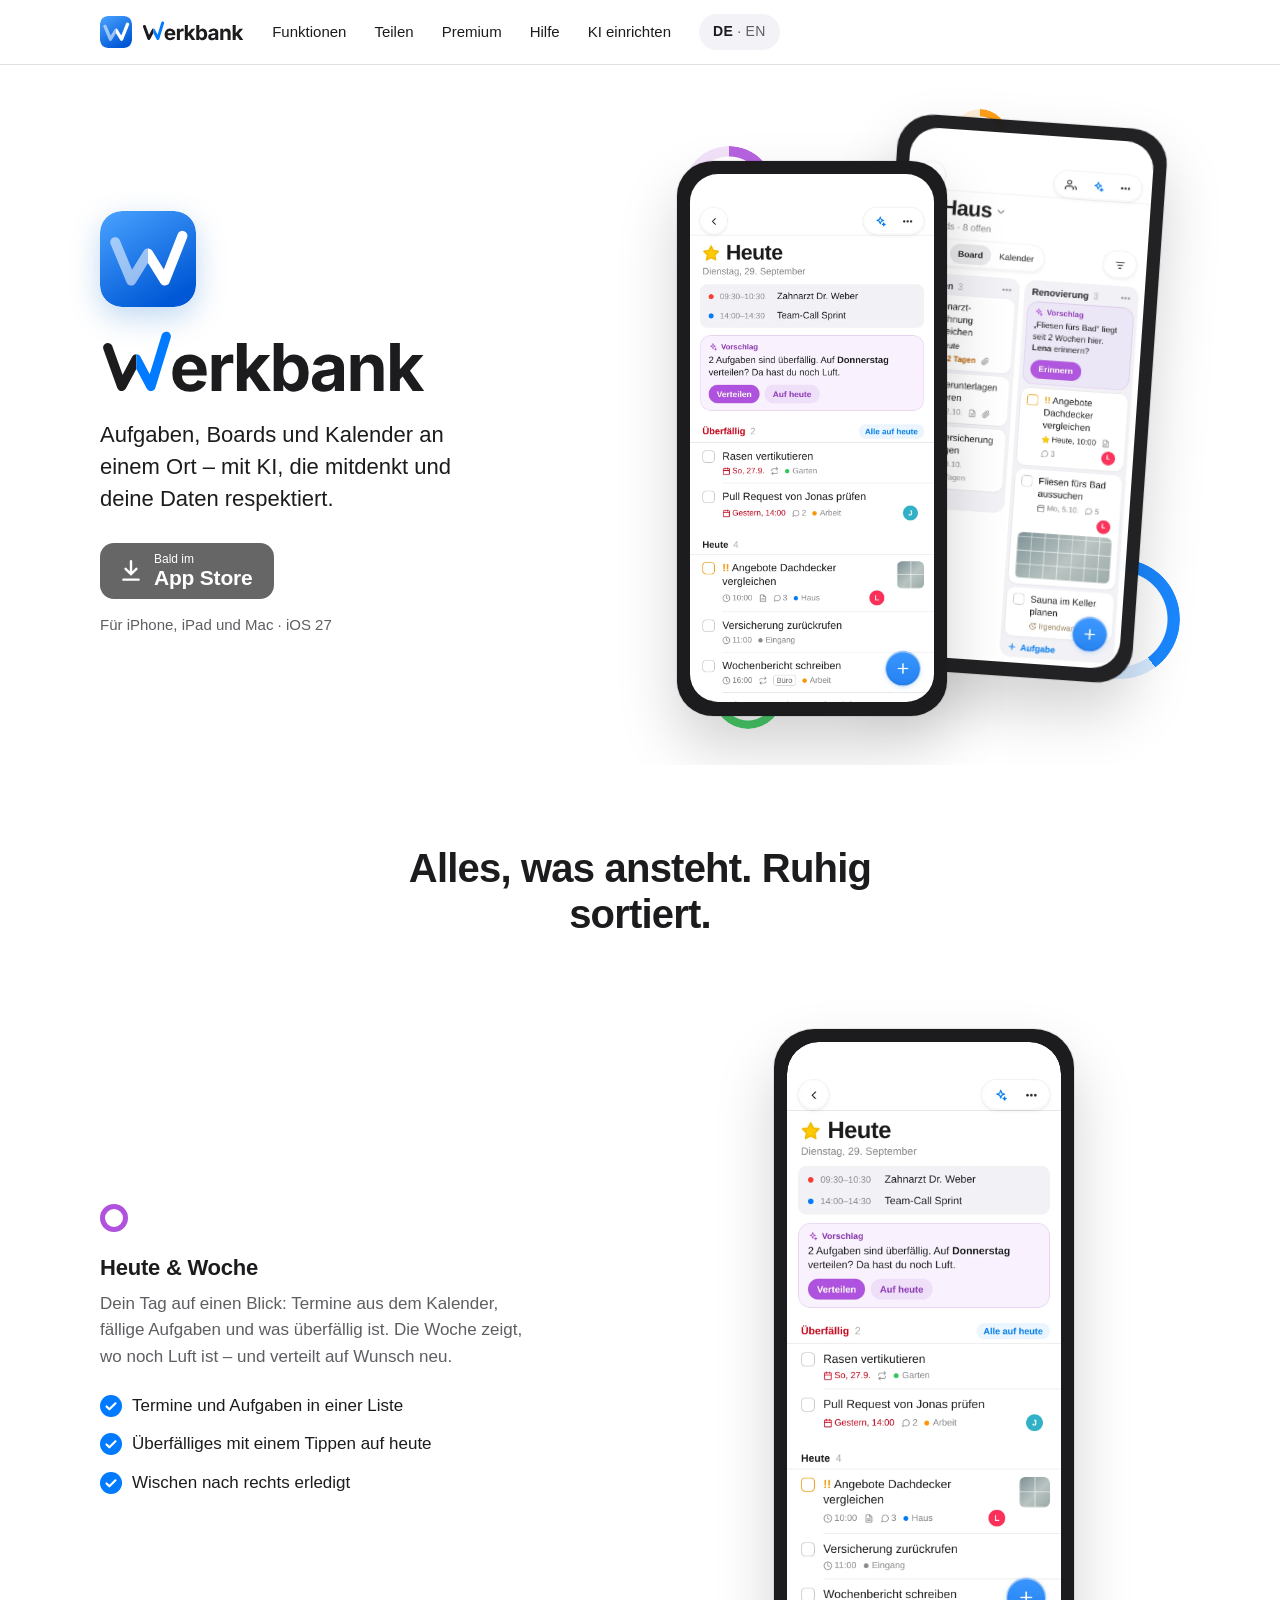
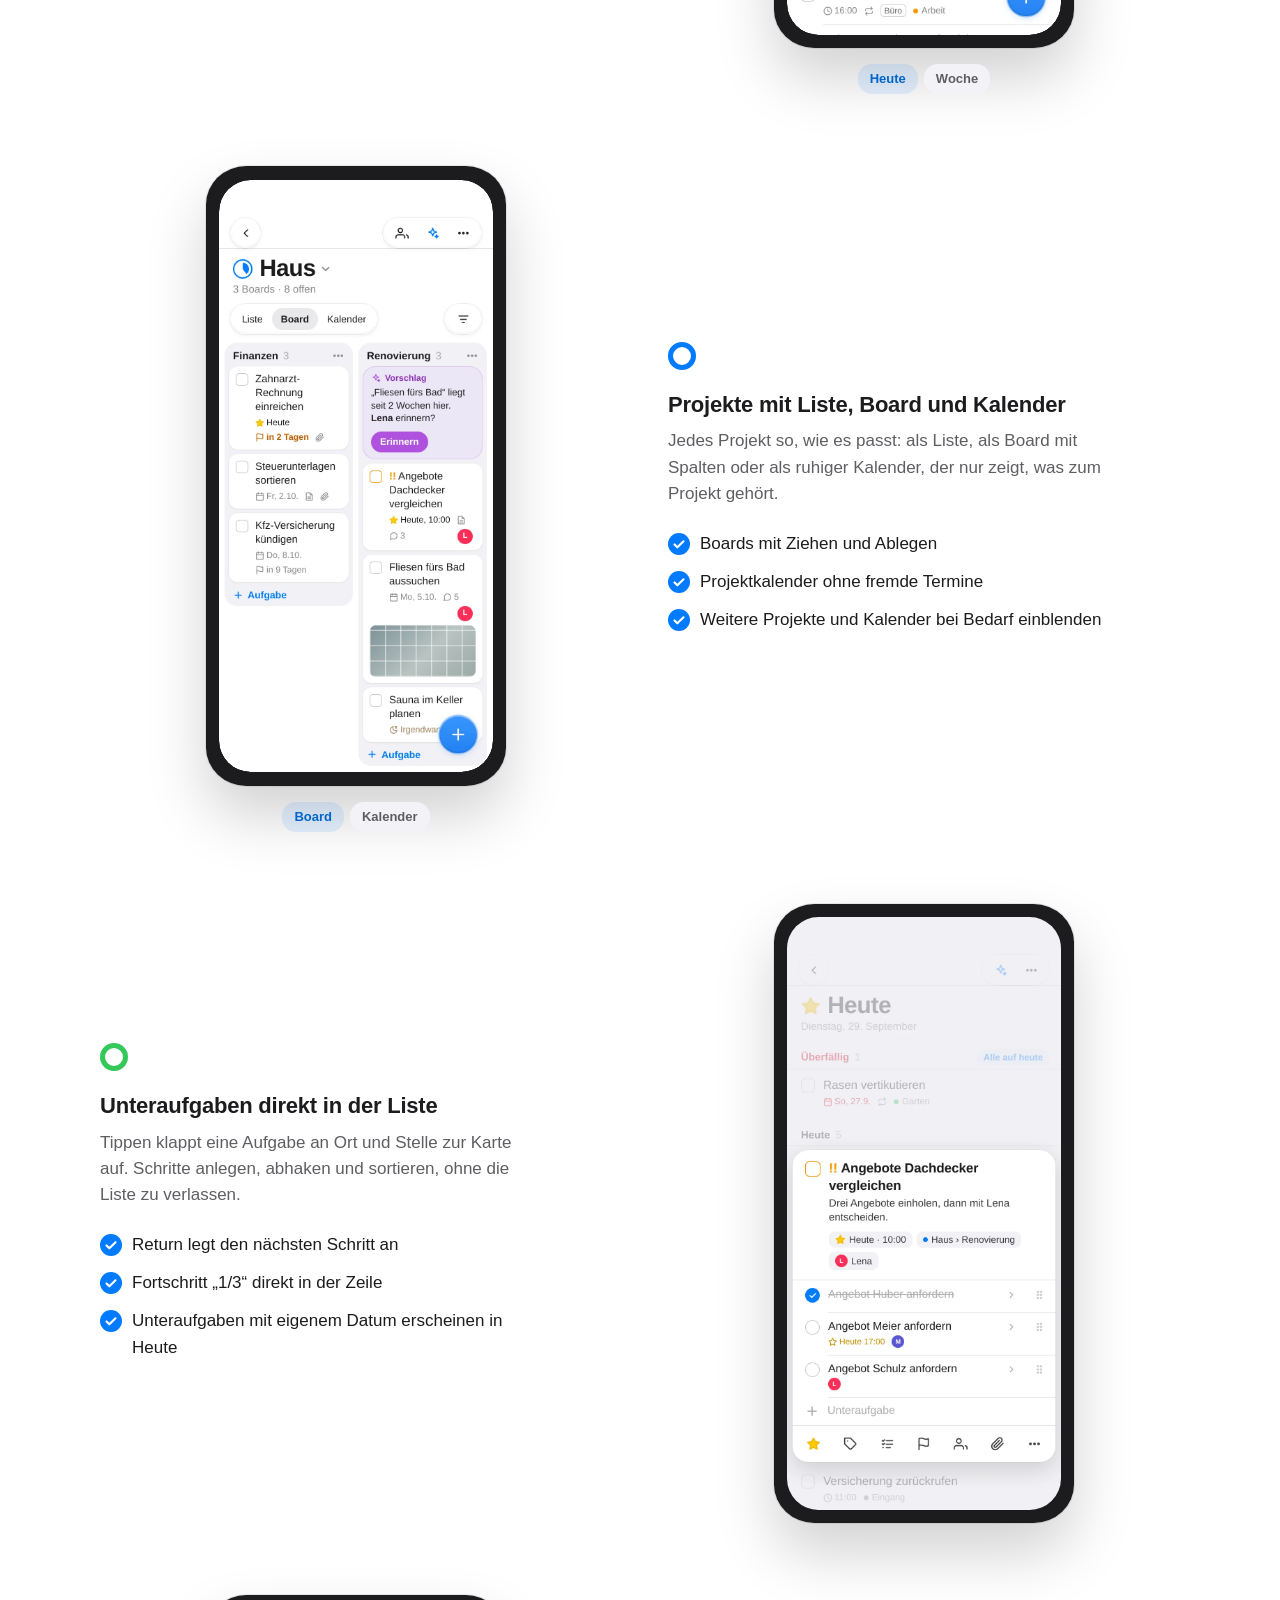
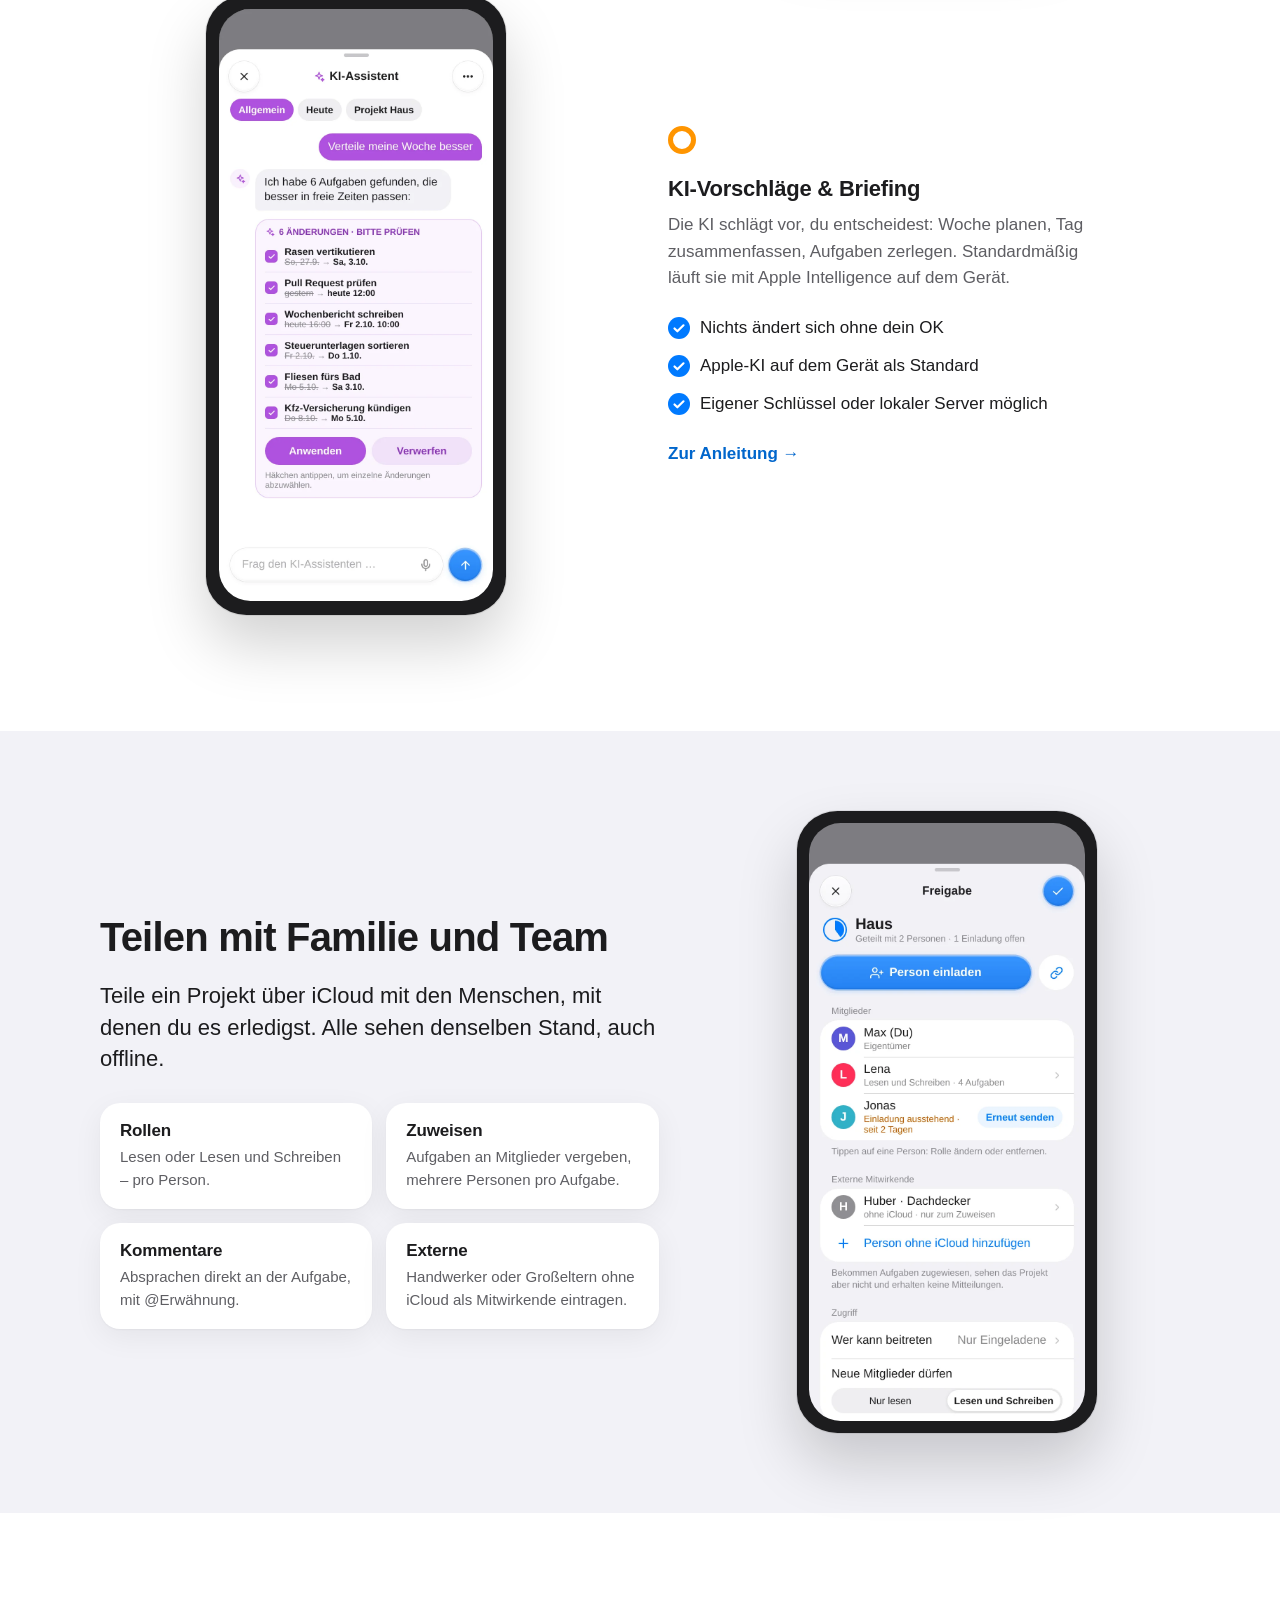
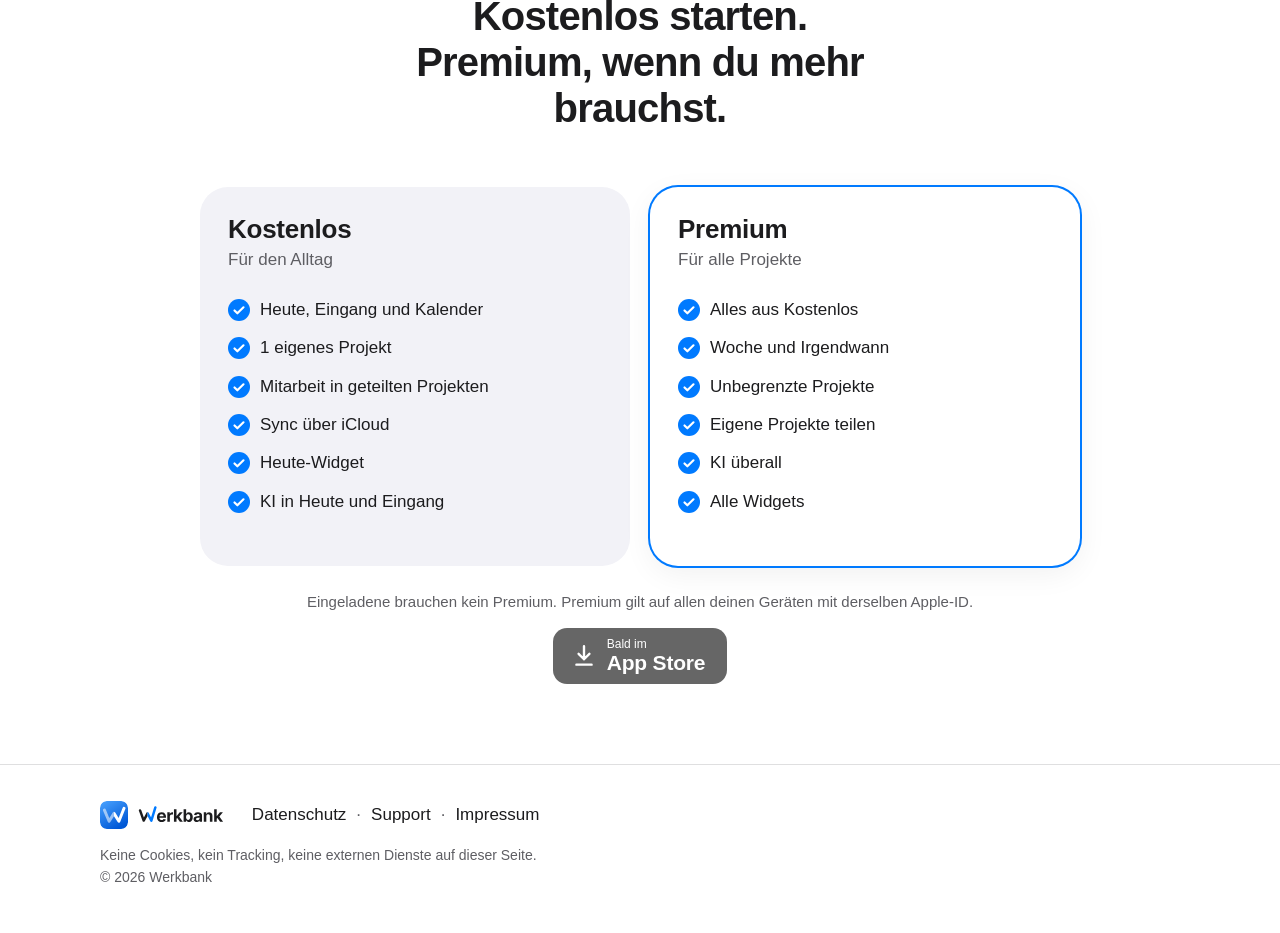
<file: index.html>
<!doctype html>
<html lang="de">
<head>
<meta charset="utf-8">
<meta name="viewport" content="width=device-width, initial-scale=1, viewport-fit=cover">
<title>Werkbank – Aufgaben, Boards und Kalender</title>
<meta name="description" content="Werkbank für iPhone, iPad und Mac: Aufgaben, Boards und Kalender an einem Ort – mit KI, die mitdenkt und deine Daten respektiert.">
<meta name="color-scheme" content="light dark">
<meta name="theme-color" content="#ffffff" media="(prefers-color-scheme: light)">
<meta name="theme-color" content="#000000" media="(prefers-color-scheme: dark)">
<link rel="icon" href="assets/app-icon.svg" type="image/svg+xml">
<link rel="apple-touch-icon" href="assets/apple-touch-icon.png">
<link rel="alternate" hreflang="en" href="en/index.html">
<link rel="stylesheet" href="assets/site.css">
<script src="assets/site.js"></script>
</head>
<body class="page-index">
<a class="skip" href="#inhalt">Zum Inhalt springen</a>
<header class="top">
<div class="wrap top-in">
<a class="brand" href="index.html" aria-label="Werkbank"><img src="assets/app-icon.svg" alt="" width="32" height="32"><svg class="wm" viewBox="-4 -96.8 493.9 120.8" aria-hidden="true" focusable="false"><path d="M132.16796875 1.07421875Q123.818359375 1.07421875 117.763671875 -2.34375Q111.708984375 -5.76171875 108.4619140625 -12.060546875Q105.21484375 -18.359375 105.21484375 -27.001953125Q105.21484375 -35.44921875 108.4375 -41.796875Q111.66015625 -48.14453125 117.568359375 -51.708984375Q123.4765625 -55.2734375 131.435546875 -55.2734375Q136.806640625 -55.2734375 141.4453125 -53.564453125Q146.083984375 -51.85546875 149.599609375 -48.4130859375Q153.115234375 -44.970703125 155.0927734375 -39.794921875Q157.0703125 -34.619140625 157.0703125 -27.587890625V-23.486328125H119.716796875Q119.86328125 -19.3359375 121.328125 -16.40625Q122.890625 -13.18359375 125.7470703125 -11.572265625Q128.603515625 -9.9609375 132.412109375 -9.9609375Q135.0 -9.9609375 137.099609375 -10.693359375Q139.19921875 -11.42578125 140.6884765625 -12.8662109375Q142.177734375 -14.306640625 142.958984375 -16.40625L156.240234375 -13.916015625Q154.921875 -9.423828125 151.650390625 -6.0302734375Q148.37890625 -2.63671875 143.4716796875 -0.78125Q138.564453125 1.07421875 132.16796875 1.07421875ZM119.814453125 -32.666015625H142.958984375Q142.666015625 -35.400390625 141.787109375 -37.646484375Q140.46875 -40.771484375 137.9052734375 -42.5048828125Q135.341796875 -44.23828125 131.58203125 -44.23828125Q127.7734375 -44.23828125 125.1123046875 -42.48046875Q122.451171875 -40.72265625 121.083984375 -37.744140625Q120.05859375 -35.44921875 119.814453125 -32.666015625Z M164.580078125 0.0V-54.58984375H178.740234375V-45.068359375H179.326171875Q180.83984375 -50.146484375 184.3798828125 -52.734375Q187.919921875 -55.322265625 192.509765625 -55.322265625Q193.6328125 -55.322265625 194.951171875 -55.2001953125Q196.26953125 -55.078125 197.24609375 -54.833984375V-41.748046875Q196.26953125 -42.08984375 194.4140625 -42.28515625Q192.55859375 -42.48046875 190.8984375 -42.48046875Q187.578125 -42.48046875 184.892578125 -41.0400390625Q182.20703125 -39.599609375 180.7177734375 -37.0361328125Q179.228515625 -34.47265625 179.228515625 -31.0546875V0.0Z M202.802734375 0.0V-72.75390625H217.451171875V-33.59375H218.28125L236.15234375 -54.58984375H253.095703125L232.685546875 -30.859375L254.12109375 0.0H236.884765625L221.650390625 -22.216796875L217.451171875 -17.529296875V0.0Z M288.876953125 0.927734375Q284.43359375 0.927734375 281.357421875 -0.5859375Q278.28125 -2.099609375 276.3525390625 -4.3212890625Q274.423828125 -6.54296875 273.3984375 -8.740234375H272.71484375V0.0H258.310546875V-72.75390625H272.958984375V-45.41015625H273.3984375Q274.423828125 -47.55859375 276.3037109375 -49.853515625Q278.18359375 -52.1484375 281.259765625 -53.7109375Q284.3359375 -55.2734375 288.974609375 -55.2734375Q295.029296875 -55.2734375 300.05859375 -52.1484375Q305.087890625 -49.0234375 308.0908203125 -42.7734375Q311.09375 -36.5234375 311.09375 -27.197265625Q311.09375 -18.115234375 308.1640625 -11.8408203125Q305.234375 -5.56640625 300.205078125 -2.3193359375Q295.17578125 0.927734375 288.876953125 0.927734375ZM284.384765625 -10.83984375Q288.193359375 -10.83984375 290.8056640625 -12.939453125Q293.41796875 -15.0390625 294.7607421875 -18.75Q296.103515625 -22.4609375 296.103515625 -27.24609375Q296.103515625 -32.03125 294.7607421875 -35.693359375Q293.41796875 -39.35546875 290.830078125 -41.455078125Q288.2421875 -43.5546875 284.384765625 -43.5546875Q280.625 -43.5546875 277.98828125 -41.5283203125Q275.3515625 -39.501953125 273.984375 -35.8642578125Q272.6171875 -32.2265625 272.6171875 -27.24609375Q272.6171875 -22.314453125 274.0087890625 -18.6279296875Q275.400390625 -14.94140625 278.037109375 -12.890625Q280.673828125 -10.83984375 284.384765625 -10.83984375Z M334.08203125 1.07421875Q328.90625 1.07421875 324.7802734375 -0.7568359375Q320.654296875 -2.587890625 318.2861328125 -6.2255859375Q315.91796875 -9.86328125 315.91796875 -15.283203125Q315.91796875 -19.82421875 317.6025390625 -22.900390625Q319.287109375 -25.9765625 322.1923828125 -27.83203125Q325.09765625 -29.6875 328.7841796875 -30.6640625Q332.470703125 -31.640625 336.5234375 -32.03125Q341.259765625 -32.51953125 344.1650390625 -32.9345703125Q347.0703125 -33.349609375 348.4130859375 -34.2529296875Q349.755859375 -35.15625 349.755859375 -36.9140625V-37.158203125Q349.755859375 -39.501953125 348.779296875 -41.11328125Q347.802734375 -42.724609375 345.8740234375 -43.5791015625Q343.9453125 -44.43359375 341.2109375 -44.43359375Q338.37890625 -44.43359375 336.279296875 -43.5791015625Q334.1796875 -42.724609375 332.861328125 -41.30859375Q331.54296875 -39.892578125 330.908203125 -38.134765625L317.48046875 -40.33203125Q318.896484375 -45.1171875 322.16796875 -48.4375Q325.439453125 -51.7578125 330.2978515625 -53.515625Q335.15625 -55.2734375 341.259765625 -55.2734375Q345.654296875 -55.2734375 349.8046875 -54.2236328125Q353.955078125 -53.173828125 357.2509765625 -50.9765625Q360.546875 -48.779296875 362.4755859375 -45.2392578125Q364.404296875 -41.69921875 364.404296875 -36.767578125V0.0H350.537109375V-7.568359375H350.048828125Q348.73046875 -5.029296875 346.533203125 -3.1005859375Q344.3359375 -1.171875 341.2353515625 -0.048828125Q338.134765625 1.07421875 334.08203125 1.07421875ZM338.232421875 -9.228515625Q341.69921875 -9.228515625 344.3115234375 -10.595703125Q346.923828125 -11.962890625 348.388671875 -14.306640625Q349.853515625 -16.650390625 349.853515625 -19.53125V-25.439453125Q349.21875 -24.951171875 347.900390625 -24.560546875Q346.58203125 -24.169921875 344.970703125 -23.876953125Q343.359375 -23.583984375 341.796875 -23.33984375Q340.234375 -23.095703125 339.013671875 -22.94921875Q336.328125 -22.55859375 334.27734375 -21.6796875Q332.2265625 -20.80078125 331.103515625 -19.3603515625Q329.98046875 -17.919921875 329.98046875 -15.673828125Q329.98046875 -13.57421875 331.0546875 -12.1337890625Q332.12890625 -10.693359375 333.984375 -9.9609375Q335.83984375 -9.228515625 338.232421875 -9.228515625Z M389.052734375 -31.591796875V0.0H374.404296875V-54.58984375H388.22265625L388.41796875 -43.310546875Q390.517578125 -48.486328125 394.130859375 -51.5625Q398.4765625 -55.2734375 405.41015625 -55.2734375Q411.07421875 -55.2734375 415.2978515625 -52.8076171875Q419.521484375 -50.341796875 421.8408203125 -45.7275390625Q424.16015625 -41.11328125 424.16015625 -34.716796875V0.0H409.51171875V-32.177734375Q409.51171875 -37.255859375 406.8994140625 -40.13671875Q404.287109375 -43.017578125 399.6484375 -43.017578125Q396.572265625 -43.017578125 394.1552734375 -41.6748046875Q391.73828125 -40.33203125 390.3955078125 -37.79296875Q389.052734375 -35.25390625 389.052734375 -31.591796875Z M434.16015625 0.0V-72.75390625H448.80859375V-33.59375H449.638671875L467.509765625 -54.58984375H484.453125L464.04296875 -30.859375L485.478515625 0.0H468.2421875L453.0078125 -22.216796875L448.80859375 -17.529296875V0.0Z" fill="currentColor"/><clipPath id="whL"><rect x="-10000" y="-10000" width="10050.83" height="20000"/></clipPath><clipPath id="whR"><rect x="50.83" y="-10000" width="10000" height="20000"/></clipPath><path d="M7.81 -65.65 L28.80 -7.10 L50.83 -48.58 L72.87 -7.10 L95.95 -82.69" stroke="currentColor" stroke-opacity="1.0" fill="none" stroke-width="14.20" stroke-linecap="round" stroke-linejoin="round" clip-path="url(#whL)"/><path d="M7.81 -65.65 L28.80 -7.10 L50.83 -48.58 L72.87 -7.10 L95.95 -82.69" stroke="currentColor" class="wm-acc" fill="none" stroke-width="14.20" stroke-linecap="round" stroke-linejoin="round" clip-path="url(#whR)"/></svg></a>
<nav aria-label="Hauptnavigation"><ul class="nav"><li><a href="index.html#funktionen">Funktionen</a></li><li><a href="index.html#teilen">Teilen</a></li><li><a href="index.html#premium">Premium</a></li><li><a href="hilfe.html">Hilfe</a></li><li><a href="ki-setup.html">KI einrichten</a></li></ul></nav>
<a class="lang" href="en/index.html" hreflang="en" lang="en" aria-label="English"><span aria-hidden="true"><b>DE</b> · EN</span></a>
</div>
</header>
<main id="inhalt">
<section class="hero">
<div class="wrap hero-in">
<div class="hero-txt">
<img class="hero-icon" src="assets/app-icon.svg" alt="" width="96" height="96">
<h1 class="hero-wm"><span class="vh">Werkbank</span><svg class="wm wm-xl" viewBox="-4 -96.8 493.9 120.8" aria-hidden="true" focusable="false"><path d="M132.16796875 1.07421875Q123.818359375 1.07421875 117.763671875 -2.34375Q111.708984375 -5.76171875 108.4619140625 -12.060546875Q105.21484375 -18.359375 105.21484375 -27.001953125Q105.21484375 -35.44921875 108.4375 -41.796875Q111.66015625 -48.14453125 117.568359375 -51.708984375Q123.4765625 -55.2734375 131.435546875 -55.2734375Q136.806640625 -55.2734375 141.4453125 -53.564453125Q146.083984375 -51.85546875 149.599609375 -48.4130859375Q153.115234375 -44.970703125 155.0927734375 -39.794921875Q157.0703125 -34.619140625 157.0703125 -27.587890625V-23.486328125H119.716796875Q119.86328125 -19.3359375 121.328125 -16.40625Q122.890625 -13.18359375 125.7470703125 -11.572265625Q128.603515625 -9.9609375 132.412109375 -9.9609375Q135.0 -9.9609375 137.099609375 -10.693359375Q139.19921875 -11.42578125 140.6884765625 -12.8662109375Q142.177734375 -14.306640625 142.958984375 -16.40625L156.240234375 -13.916015625Q154.921875 -9.423828125 151.650390625 -6.0302734375Q148.37890625 -2.63671875 143.4716796875 -0.78125Q138.564453125 1.07421875 132.16796875 1.07421875ZM119.814453125 -32.666015625H142.958984375Q142.666015625 -35.400390625 141.787109375 -37.646484375Q140.46875 -40.771484375 137.9052734375 -42.5048828125Q135.341796875 -44.23828125 131.58203125 -44.23828125Q127.7734375 -44.23828125 125.1123046875 -42.48046875Q122.451171875 -40.72265625 121.083984375 -37.744140625Q120.05859375 -35.44921875 119.814453125 -32.666015625Z M164.580078125 0.0V-54.58984375H178.740234375V-45.068359375H179.326171875Q180.83984375 -50.146484375 184.3798828125 -52.734375Q187.919921875 -55.322265625 192.509765625 -55.322265625Q193.6328125 -55.322265625 194.951171875 -55.2001953125Q196.26953125 -55.078125 197.24609375 -54.833984375V-41.748046875Q196.26953125 -42.08984375 194.4140625 -42.28515625Q192.55859375 -42.48046875 190.8984375 -42.48046875Q187.578125 -42.48046875 184.892578125 -41.0400390625Q182.20703125 -39.599609375 180.7177734375 -37.0361328125Q179.228515625 -34.47265625 179.228515625 -31.0546875V0.0Z M202.802734375 0.0V-72.75390625H217.451171875V-33.59375H218.28125L236.15234375 -54.58984375H253.095703125L232.685546875 -30.859375L254.12109375 0.0H236.884765625L221.650390625 -22.216796875L217.451171875 -17.529296875V0.0Z M288.876953125 0.927734375Q284.43359375 0.927734375 281.357421875 -0.5859375Q278.28125 -2.099609375 276.3525390625 -4.3212890625Q274.423828125 -6.54296875 273.3984375 -8.740234375H272.71484375V0.0H258.310546875V-72.75390625H272.958984375V-45.41015625H273.3984375Q274.423828125 -47.55859375 276.3037109375 -49.853515625Q278.18359375 -52.1484375 281.259765625 -53.7109375Q284.3359375 -55.2734375 288.974609375 -55.2734375Q295.029296875 -55.2734375 300.05859375 -52.1484375Q305.087890625 -49.0234375 308.0908203125 -42.7734375Q311.09375 -36.5234375 311.09375 -27.197265625Q311.09375 -18.115234375 308.1640625 -11.8408203125Q305.234375 -5.56640625 300.205078125 -2.3193359375Q295.17578125 0.927734375 288.876953125 0.927734375ZM284.384765625 -10.83984375Q288.193359375 -10.83984375 290.8056640625 -12.939453125Q293.41796875 -15.0390625 294.7607421875 -18.75Q296.103515625 -22.4609375 296.103515625 -27.24609375Q296.103515625 -32.03125 294.7607421875 -35.693359375Q293.41796875 -39.35546875 290.830078125 -41.455078125Q288.2421875 -43.5546875 284.384765625 -43.5546875Q280.625 -43.5546875 277.98828125 -41.5283203125Q275.3515625 -39.501953125 273.984375 -35.8642578125Q272.6171875 -32.2265625 272.6171875 -27.24609375Q272.6171875 -22.314453125 274.0087890625 -18.6279296875Q275.400390625 -14.94140625 278.037109375 -12.890625Q280.673828125 -10.83984375 284.384765625 -10.83984375Z M334.08203125 1.07421875Q328.90625 1.07421875 324.7802734375 -0.7568359375Q320.654296875 -2.587890625 318.2861328125 -6.2255859375Q315.91796875 -9.86328125 315.91796875 -15.283203125Q315.91796875 -19.82421875 317.6025390625 -22.900390625Q319.287109375 -25.9765625 322.1923828125 -27.83203125Q325.09765625 -29.6875 328.7841796875 -30.6640625Q332.470703125 -31.640625 336.5234375 -32.03125Q341.259765625 -32.51953125 344.1650390625 -32.9345703125Q347.0703125 -33.349609375 348.4130859375 -34.2529296875Q349.755859375 -35.15625 349.755859375 -36.9140625V-37.158203125Q349.755859375 -39.501953125 348.779296875 -41.11328125Q347.802734375 -42.724609375 345.8740234375 -43.5791015625Q343.9453125 -44.43359375 341.2109375 -44.43359375Q338.37890625 -44.43359375 336.279296875 -43.5791015625Q334.1796875 -42.724609375 332.861328125 -41.30859375Q331.54296875 -39.892578125 330.908203125 -38.134765625L317.48046875 -40.33203125Q318.896484375 -45.1171875 322.16796875 -48.4375Q325.439453125 -51.7578125 330.2978515625 -53.515625Q335.15625 -55.2734375 341.259765625 -55.2734375Q345.654296875 -55.2734375 349.8046875 -54.2236328125Q353.955078125 -53.173828125 357.2509765625 -50.9765625Q360.546875 -48.779296875 362.4755859375 -45.2392578125Q364.404296875 -41.69921875 364.404296875 -36.767578125V0.0H350.537109375V-7.568359375H350.048828125Q348.73046875 -5.029296875 346.533203125 -3.1005859375Q344.3359375 -1.171875 341.2353515625 -0.048828125Q338.134765625 1.07421875 334.08203125 1.07421875ZM338.232421875 -9.228515625Q341.69921875 -9.228515625 344.3115234375 -10.595703125Q346.923828125 -11.962890625 348.388671875 -14.306640625Q349.853515625 -16.650390625 349.853515625 -19.53125V-25.439453125Q349.21875 -24.951171875 347.900390625 -24.560546875Q346.58203125 -24.169921875 344.970703125 -23.876953125Q343.359375 -23.583984375 341.796875 -23.33984375Q340.234375 -23.095703125 339.013671875 -22.94921875Q336.328125 -22.55859375 334.27734375 -21.6796875Q332.2265625 -20.80078125 331.103515625 -19.3603515625Q329.98046875 -17.919921875 329.98046875 -15.673828125Q329.98046875 -13.57421875 331.0546875 -12.1337890625Q332.12890625 -10.693359375 333.984375 -9.9609375Q335.83984375 -9.228515625 338.232421875 -9.228515625Z M389.052734375 -31.591796875V0.0H374.404296875V-54.58984375H388.22265625L388.41796875 -43.310546875Q390.517578125 -48.486328125 394.130859375 -51.5625Q398.4765625 -55.2734375 405.41015625 -55.2734375Q411.07421875 -55.2734375 415.2978515625 -52.8076171875Q419.521484375 -50.341796875 421.8408203125 -45.7275390625Q424.16015625 -41.11328125 424.16015625 -34.716796875V0.0H409.51171875V-32.177734375Q409.51171875 -37.255859375 406.8994140625 -40.13671875Q404.287109375 -43.017578125 399.6484375 -43.017578125Q396.572265625 -43.017578125 394.1552734375 -41.6748046875Q391.73828125 -40.33203125 390.3955078125 -37.79296875Q389.052734375 -35.25390625 389.052734375 -31.591796875Z M434.16015625 0.0V-72.75390625H448.80859375V-33.59375H449.638671875L467.509765625 -54.58984375H484.453125L464.04296875 -30.859375L485.478515625 0.0H468.2421875L453.0078125 -22.216796875L448.80859375 -17.529296875V0.0Z" fill="currentColor"/><clipPath id="wxL"><rect x="-10000" y="-10000" width="10050.83" height="20000"/></clipPath><clipPath id="wxR"><rect x="50.83" y="-10000" width="10000" height="20000"/></clipPath><path d="M7.81 -65.65 L28.80 -7.10 L50.83 -48.58 L72.87 -7.10 L95.95 -82.69" stroke="currentColor" stroke-opacity="1.0" fill="none" stroke-width="14.20" stroke-linecap="round" stroke-linejoin="round" clip-path="url(#wxL)"/><path d="M7.81 -65.65 L28.80 -7.10 L50.83 -48.58 L72.87 -7.10 L95.95 -82.69" stroke="currentColor" class="wm-acc" fill="none" stroke-width="14.20" stroke-linecap="round" stroke-linejoin="round" clip-path="url(#wxR)"/></svg></h1>
<p class="lead">Aufgaben, Boards und Kalender an einem Ort – mit KI, die mitdenkt und deine Daten respektiert.</p>
<div class="hero-cta"><span class="store soon" role="note" aria-label="Werkbank: bald im App Store"><svg class="store-ic" viewBox="0 0 24 24" aria-hidden="true"><path d="M12 3v12m0 0l-5-5m5 5l5-5M5 20h14" fill="none" stroke="currentColor" stroke-width="2.2" stroke-linecap="round" stroke-linejoin="round"/></svg><span><small>Bald im</small><strong>App Store</strong></span></span></div>
<p class="muted small">Für iPhone, iPad und Mac · iOS 27</p>
</div>
<div class="hero-img"><div class="rings hero-rings" aria-hidden="true"><span style="--c:#af52de;--p:50%"></span><span style="--c:#007aff;--p:40%"></span><span style="--c:#34c759;--p:65%"></span><span style="--c:#ff9500;--p:20%"></span></div><figure class="phone back"><picture><source srcset="assets/img/board-dark.webp" media="(prefers-color-scheme: dark)"><img src="assets/img/board.webp" alt="Projekt „Haus“ als Board mit den Spalten Finanzen, Renovierung und Routine." width="393" height="852" decoding="async"></picture></figure><figure class="phone front"><picture><source srcset="assets/img/heute-dark.webp" media="(prefers-color-scheme: dark)"><img src="assets/img/heute.webp" alt="Werkbank auf dem iPhone: die Ansicht Heute mit zwei Terminen, einem KI-Vorschlag und den Aufgaben des Tages." width="393" height="852" decoding="async"></picture></figure></div>
</div>
</section>
<section class="sec" id="funktionen" aria-labelledby="h-funktionen">
<div class="wrap">
<h2 id="h-funktionen" class="sec-title">Alles, was ansteht. Ruhig sortiert.</h2>
<article class="feat reveal" id="f-heute">
<div class="feat-txt"><span class="ring-dot" style="--c:#af52de" aria-hidden="true"></span><h3>Heute & Woche</h3><p>Dein Tag auf einen Blick: Termine aus dem Kalender, fällige Aufgaben und was überfällig ist. Die Woche zeigt, wo noch Luft ist – und verteilt auf Wunsch neu.</p><ul class="ticks"><li><svg class="ck" viewBox="0 0 20 20" aria-hidden="true"><path d="M5 10.5l3.2 3.2L15 7" fill="none" stroke="currentColor" stroke-width="2.4" stroke-linecap="round" stroke-linejoin="round"/></svg>Termine und Aufgaben in einer Liste</li><li><svg class="ck" viewBox="0 0 20 20" aria-hidden="true"><path d="M5 10.5l3.2 3.2L15 7" fill="none" stroke="currentColor" stroke-width="2.4" stroke-linecap="round" stroke-linejoin="round"/></svg>Überfälliges mit einem Tippen auf heute</li><li><svg class="ck" viewBox="0 0 20 20" aria-hidden="true"><path d="M5 10.5l3.2 3.2L15 7" fill="none" stroke="currentColor" stroke-width="2.4" stroke-linecap="round" stroke-linejoin="round"/></svg>Wischen nach rechts erledigt</li></ul></div>
<div class="feat-img"><figure class="phone cycle"><div class="screen"><picture class="layer l0"><source srcset="assets/img/heute-dark.webp" media="(prefers-color-scheme: dark)"><img src="assets/img/heute.webp" alt="Werkbank auf dem iPhone: die Ansicht Heute mit zwei Terminen, einem KI-Vorschlag und den Aufgaben des Tages." width="393" height="852" loading="lazy" decoding="async"></picture><picture class="layer l1"><source srcset="assets/img/woche-dark.webp" media="(prefers-color-scheme: dark)"><img src="assets/img/woche.webp" alt="" width="393" height="852" loading="lazy" decoding="async"></picture></div></figure><div class="cyc-labels" aria-hidden="true"><span class="cyc-l l0">Heute</span><span class="cyc-l l1">Woche</span></div></div></article><article class="feat reveal rev" id="f-projekte">
<div class="feat-txt"><span class="ring-dot" style="--c:#007aff" aria-hidden="true"></span><h3>Projekte mit Liste, Board und Kalender</h3><p>Jedes Projekt so, wie es passt: als Liste, als Board mit Spalten oder als ruhiger Kalender, der nur zeigt, was zum Projekt gehört.</p><ul class="ticks"><li><svg class="ck" viewBox="0 0 20 20" aria-hidden="true"><path d="M5 10.5l3.2 3.2L15 7" fill="none" stroke="currentColor" stroke-width="2.4" stroke-linecap="round" stroke-linejoin="round"/></svg>Boards mit Ziehen und Ablegen</li><li><svg class="ck" viewBox="0 0 20 20" aria-hidden="true"><path d="M5 10.5l3.2 3.2L15 7" fill="none" stroke="currentColor" stroke-width="2.4" stroke-linecap="round" stroke-linejoin="round"/></svg>Projektkalender ohne fremde Termine</li><li><svg class="ck" viewBox="0 0 20 20" aria-hidden="true"><path d="M5 10.5l3.2 3.2L15 7" fill="none" stroke="currentColor" stroke-width="2.4" stroke-linecap="round" stroke-linejoin="round"/></svg>Weitere Projekte und Kalender bei Bedarf einblenden</li></ul></div>
<div class="feat-img"><figure class="phone cycle"><div class="screen"><picture class="layer l0"><source srcset="assets/img/board-dark.webp" media="(prefers-color-scheme: dark)"><img src="assets/img/board.webp" alt="Projekt „Haus“ als Board mit den Spalten Finanzen, Renovierung und Routine." width="393" height="852" loading="lazy" decoding="async"></picture><picture class="layer l1"><source srcset="assets/img/kalender-dark.webp" media="(prefers-color-scheme: dark)"><img src="assets/img/kalender.webp" alt="" width="393" height="852" loading="lazy" decoding="async"></picture></div></figure><div class="cyc-labels" aria-hidden="true"><span class="cyc-l l0">Board</span><span class="cyc-l l1">Kalender</span></div></div></article><article class="feat reveal" id="f-unteraufgaben">
<div class="feat-txt"><span class="ring-dot" style="--c:#34c759" aria-hidden="true"></span><h3>Unteraufgaben direkt in der Liste</h3><p>Tippen klappt eine Aufgabe an Ort und Stelle zur Karte auf. Schritte anlegen, abhaken und sortieren, ohne die Liste zu verlassen.</p><ul class="ticks"><li><svg class="ck" viewBox="0 0 20 20" aria-hidden="true"><path d="M5 10.5l3.2 3.2L15 7" fill="none" stroke="currentColor" stroke-width="2.4" stroke-linecap="round" stroke-linejoin="round"/></svg>Return legt den nächsten Schritt an</li><li><svg class="ck" viewBox="0 0 20 20" aria-hidden="true"><path d="M5 10.5l3.2 3.2L15 7" fill="none" stroke="currentColor" stroke-width="2.4" stroke-linecap="round" stroke-linejoin="round"/></svg>Fortschritt „1/3“ direkt in der Zeile</li><li><svg class="ck" viewBox="0 0 20 20" aria-hidden="true"><path d="M5 10.5l3.2 3.2L15 7" fill="none" stroke="currentColor" stroke-width="2.4" stroke-linecap="round" stroke-linejoin="round"/></svg>Unteraufgaben mit eigenem Datum erscheinen in Heute</li></ul></div>
<div class="feat-img"><figure class="phone "><picture><source srcset="assets/img/unteraufgaben-dark.webp" media="(prefers-color-scheme: dark)"><img src="assets/img/unteraufgaben.webp" alt="Eine aufgeklappte Aufgabe mit drei Unteraufgaben, eine davon erledigt." width="393" height="852" loading="lazy" decoding="async"></picture></figure></div></article><article class="feat reveal rev" id="f-ki">
<div class="feat-txt"><span class="ring-dot" style="--c:#ff9500" aria-hidden="true"></span><h3>KI-Vorschläge & Briefing</h3><p>Die KI schlägt vor, du entscheidest: Woche planen, Tag zusammenfassen, Aufgaben zerlegen. Standardmäßig läuft sie mit Apple Intelligence auf dem Gerät.</p><ul class="ticks"><li><svg class="ck" viewBox="0 0 20 20" aria-hidden="true"><path d="M5 10.5l3.2 3.2L15 7" fill="none" stroke="currentColor" stroke-width="2.4" stroke-linecap="round" stroke-linejoin="round"/></svg>Nichts ändert sich ohne dein OK</li><li><svg class="ck" viewBox="0 0 20 20" aria-hidden="true"><path d="M5 10.5l3.2 3.2L15 7" fill="none" stroke="currentColor" stroke-width="2.4" stroke-linecap="round" stroke-linejoin="round"/></svg>Apple-KI auf dem Gerät als Standard</li><li><svg class="ck" viewBox="0 0 20 20" aria-hidden="true"><path d="M5 10.5l3.2 3.2L15 7" fill="none" stroke="currentColor" stroke-width="2.4" stroke-linecap="round" stroke-linejoin="round"/></svg>Eigener Schlüssel oder lokaler Server möglich</li></ul><p><a class="link" href="ki-setup.html">Zur Anleitung →</a></p></div>
<div class="feat-img"><figure class="phone "><picture><img src="assets/img/ki-vorschlag.webp" alt="KI-Assistent mit sechs vorgeschlagenen Änderungen zur Bestätigung." width="393" height="852" loading="lazy" decoding="async"></picture></figure></div></article>
</div>
</section>
<section class="sec alt" id="teilen" aria-labelledby="h-teilen">
<div class="wrap share">
<div class="share-txt"><h2 id="h-teilen">Teilen mit Familie und Team</h2><p class="lead">Teile ein Projekt über iCloud mit den Menschen, mit denen du es erledigst. Alle sehen denselben Stand, auch offline.</p><ul class="share-grid"><li class="reveal" style="--d:0ms"><h3>Rollen</h3><p>Lesen oder Lesen und Schreiben – pro Person.</p></li><li class="reveal" style="--d:90ms"><h3>Zuweisen</h3><p>Aufgaben an Mitglieder vergeben, mehrere Personen pro Aufgabe.</p></li><li class="reveal" style="--d:180ms"><h3>Kommentare</h3><p>Absprachen direkt an der Aufgabe, mit @Erwähnung.</p></li><li class="reveal" style="--d:270ms"><h3>Externe</h3><p>Handwerker oder Großeltern ohne iCloud als Mitwirkende eintragen.</p></li></ul></div>
<div class="share-img reveal"><figure class="phone "><picture><source srcset="assets/img/teilen-dark.webp" media="(prefers-color-scheme: dark)"><img src="assets/img/teilen.webp" alt="Das Freigabe-Sheet eines Projekts mit Mitgliedern, Rollen und externen Mitwirkenden." width="393" height="852" loading="lazy" decoding="async"></picture></figure></div>
</div>
</section>
<section class="sec" id="premium" aria-labelledby="h-premium">
<div class="wrap">
<h2 id="h-premium" class="sec-title">Kostenlos starten. Premium, wenn du mehr brauchst.</h2>
<div class="plans">
<div class="plan reveal"><h3>Kostenlos</h3><p class="muted">Für den Alltag</p><ul class="ticks"><li><svg class="ck" viewBox="0 0 20 20" aria-hidden="true"><path d="M5 10.5l3.2 3.2L15 7" fill="none" stroke="currentColor" stroke-width="2.4" stroke-linecap="round" stroke-linejoin="round"/></svg>Heute, Eingang und Kalender</li><li><svg class="ck" viewBox="0 0 20 20" aria-hidden="true"><path d="M5 10.5l3.2 3.2L15 7" fill="none" stroke="currentColor" stroke-width="2.4" stroke-linecap="round" stroke-linejoin="round"/></svg>1 eigenes Projekt</li><li><svg class="ck" viewBox="0 0 20 20" aria-hidden="true"><path d="M5 10.5l3.2 3.2L15 7" fill="none" stroke="currentColor" stroke-width="2.4" stroke-linecap="round" stroke-linejoin="round"/></svg>Mitarbeit in geteilten Projekten</li><li><svg class="ck" viewBox="0 0 20 20" aria-hidden="true"><path d="M5 10.5l3.2 3.2L15 7" fill="none" stroke="currentColor" stroke-width="2.4" stroke-linecap="round" stroke-linejoin="round"/></svg>Sync über iCloud</li><li><svg class="ck" viewBox="0 0 20 20" aria-hidden="true"><path d="M5 10.5l3.2 3.2L15 7" fill="none" stroke="currentColor" stroke-width="2.4" stroke-linecap="round" stroke-linejoin="round"/></svg>Heute-Widget</li><li><svg class="ck" viewBox="0 0 20 20" aria-hidden="true"><path d="M5 10.5l3.2 3.2L15 7" fill="none" stroke="currentColor" stroke-width="2.4" stroke-linecap="round" stroke-linejoin="round"/></svg>KI in Heute und Eingang</li></ul></div>
<div class="plan pro reveal" style="--d:120ms"><h3>Premium</h3><p class="muted">Für alle Projekte</p><ul class="ticks"><li><svg class="ck" viewBox="0 0 20 20" aria-hidden="true"><path d="M5 10.5l3.2 3.2L15 7" fill="none" stroke="currentColor" stroke-width="2.4" stroke-linecap="round" stroke-linejoin="round"/></svg>Alles aus Kostenlos</li><li><svg class="ck" viewBox="0 0 20 20" aria-hidden="true"><path d="M5 10.5l3.2 3.2L15 7" fill="none" stroke="currentColor" stroke-width="2.4" stroke-linecap="round" stroke-linejoin="round"/></svg>Woche und Irgendwann</li><li><svg class="ck" viewBox="0 0 20 20" aria-hidden="true"><path d="M5 10.5l3.2 3.2L15 7" fill="none" stroke="currentColor" stroke-width="2.4" stroke-linecap="round" stroke-linejoin="round"/></svg>Unbegrenzte Projekte</li><li><svg class="ck" viewBox="0 0 20 20" aria-hidden="true"><path d="M5 10.5l3.2 3.2L15 7" fill="none" stroke="currentColor" stroke-width="2.4" stroke-linecap="round" stroke-linejoin="round"/></svg>Eigene Projekte teilen</li><li><svg class="ck" viewBox="0 0 20 20" aria-hidden="true"><path d="M5 10.5l3.2 3.2L15 7" fill="none" stroke="currentColor" stroke-width="2.4" stroke-linecap="round" stroke-linejoin="round"/></svg>KI überall</li><li><svg class="ck" viewBox="0 0 20 20" aria-hidden="true"><path d="M5 10.5l3.2 3.2L15 7" fill="none" stroke="currentColor" stroke-width="2.4" stroke-linecap="round" stroke-linejoin="round"/></svg>Alle Widgets</li></ul></div>
</div>
<p class="muted center small">Eingeladene brauchen kein Premium. Premium gilt auf allen deinen Geräten mit derselben Apple-ID.</p>
<div class="center"><span class="store soon" role="note" aria-label="Werkbank: bald im App Store"><svg class="store-ic" viewBox="0 0 24 24" aria-hidden="true"><path d="M12 3v12m0 0l-5-5m5 5l5-5M5 20h14" fill="none" stroke="currentColor" stroke-width="2.2" stroke-linecap="round" stroke-linejoin="round"/></svg><span><small>Bald im</small><strong>App Store</strong></span></span></div>
</div>
</section>
</main>
<footer class="foot">
<div class="wrap foot-in">
<div class="foot-brand"><img src="assets/app-icon.svg" alt="" width="28" height="28"><svg class="wm wm-s" viewBox="-4 -96.8 493.9 120.8" aria-hidden="true" focusable="false"><path d="M132.16796875 1.07421875Q123.818359375 1.07421875 117.763671875 -2.34375Q111.708984375 -5.76171875 108.4619140625 -12.060546875Q105.21484375 -18.359375 105.21484375 -27.001953125Q105.21484375 -35.44921875 108.4375 -41.796875Q111.66015625 -48.14453125 117.568359375 -51.708984375Q123.4765625 -55.2734375 131.435546875 -55.2734375Q136.806640625 -55.2734375 141.4453125 -53.564453125Q146.083984375 -51.85546875 149.599609375 -48.4130859375Q153.115234375 -44.970703125 155.0927734375 -39.794921875Q157.0703125 -34.619140625 157.0703125 -27.587890625V-23.486328125H119.716796875Q119.86328125 -19.3359375 121.328125 -16.40625Q122.890625 -13.18359375 125.7470703125 -11.572265625Q128.603515625 -9.9609375 132.412109375 -9.9609375Q135.0 -9.9609375 137.099609375 -10.693359375Q139.19921875 -11.42578125 140.6884765625 -12.8662109375Q142.177734375 -14.306640625 142.958984375 -16.40625L156.240234375 -13.916015625Q154.921875 -9.423828125 151.650390625 -6.0302734375Q148.37890625 -2.63671875 143.4716796875 -0.78125Q138.564453125 1.07421875 132.16796875 1.07421875ZM119.814453125 -32.666015625H142.958984375Q142.666015625 -35.400390625 141.787109375 -37.646484375Q140.46875 -40.771484375 137.9052734375 -42.5048828125Q135.341796875 -44.23828125 131.58203125 -44.23828125Q127.7734375 -44.23828125 125.1123046875 -42.48046875Q122.451171875 -40.72265625 121.083984375 -37.744140625Q120.05859375 -35.44921875 119.814453125 -32.666015625Z M164.580078125 0.0V-54.58984375H178.740234375V-45.068359375H179.326171875Q180.83984375 -50.146484375 184.3798828125 -52.734375Q187.919921875 -55.322265625 192.509765625 -55.322265625Q193.6328125 -55.322265625 194.951171875 -55.2001953125Q196.26953125 -55.078125 197.24609375 -54.833984375V-41.748046875Q196.26953125 -42.08984375 194.4140625 -42.28515625Q192.55859375 -42.48046875 190.8984375 -42.48046875Q187.578125 -42.48046875 184.892578125 -41.0400390625Q182.20703125 -39.599609375 180.7177734375 -37.0361328125Q179.228515625 -34.47265625 179.228515625 -31.0546875V0.0Z M202.802734375 0.0V-72.75390625H217.451171875V-33.59375H218.28125L236.15234375 -54.58984375H253.095703125L232.685546875 -30.859375L254.12109375 0.0H236.884765625L221.650390625 -22.216796875L217.451171875 -17.529296875V0.0Z M288.876953125 0.927734375Q284.43359375 0.927734375 281.357421875 -0.5859375Q278.28125 -2.099609375 276.3525390625 -4.3212890625Q274.423828125 -6.54296875 273.3984375 -8.740234375H272.71484375V0.0H258.310546875V-72.75390625H272.958984375V-45.41015625H273.3984375Q274.423828125 -47.55859375 276.3037109375 -49.853515625Q278.18359375 -52.1484375 281.259765625 -53.7109375Q284.3359375 -55.2734375 288.974609375 -55.2734375Q295.029296875 -55.2734375 300.05859375 -52.1484375Q305.087890625 -49.0234375 308.0908203125 -42.7734375Q311.09375 -36.5234375 311.09375 -27.197265625Q311.09375 -18.115234375 308.1640625 -11.8408203125Q305.234375 -5.56640625 300.205078125 -2.3193359375Q295.17578125 0.927734375 288.876953125 0.927734375ZM284.384765625 -10.83984375Q288.193359375 -10.83984375 290.8056640625 -12.939453125Q293.41796875 -15.0390625 294.7607421875 -18.75Q296.103515625 -22.4609375 296.103515625 -27.24609375Q296.103515625 -32.03125 294.7607421875 -35.693359375Q293.41796875 -39.35546875 290.830078125 -41.455078125Q288.2421875 -43.5546875 284.384765625 -43.5546875Q280.625 -43.5546875 277.98828125 -41.5283203125Q275.3515625 -39.501953125 273.984375 -35.8642578125Q272.6171875 -32.2265625 272.6171875 -27.24609375Q272.6171875 -22.314453125 274.0087890625 -18.6279296875Q275.400390625 -14.94140625 278.037109375 -12.890625Q280.673828125 -10.83984375 284.384765625 -10.83984375Z M334.08203125 1.07421875Q328.90625 1.07421875 324.7802734375 -0.7568359375Q320.654296875 -2.587890625 318.2861328125 -6.2255859375Q315.91796875 -9.86328125 315.91796875 -15.283203125Q315.91796875 -19.82421875 317.6025390625 -22.900390625Q319.287109375 -25.9765625 322.1923828125 -27.83203125Q325.09765625 -29.6875 328.7841796875 -30.6640625Q332.470703125 -31.640625 336.5234375 -32.03125Q341.259765625 -32.51953125 344.1650390625 -32.9345703125Q347.0703125 -33.349609375 348.4130859375 -34.2529296875Q349.755859375 -35.15625 349.755859375 -36.9140625V-37.158203125Q349.755859375 -39.501953125 348.779296875 -41.11328125Q347.802734375 -42.724609375 345.8740234375 -43.5791015625Q343.9453125 -44.43359375 341.2109375 -44.43359375Q338.37890625 -44.43359375 336.279296875 -43.5791015625Q334.1796875 -42.724609375 332.861328125 -41.30859375Q331.54296875 -39.892578125 330.908203125 -38.134765625L317.48046875 -40.33203125Q318.896484375 -45.1171875 322.16796875 -48.4375Q325.439453125 -51.7578125 330.2978515625 -53.515625Q335.15625 -55.2734375 341.259765625 -55.2734375Q345.654296875 -55.2734375 349.8046875 -54.2236328125Q353.955078125 -53.173828125 357.2509765625 -50.9765625Q360.546875 -48.779296875 362.4755859375 -45.2392578125Q364.404296875 -41.69921875 364.404296875 -36.767578125V0.0H350.537109375V-7.568359375H350.048828125Q348.73046875 -5.029296875 346.533203125 -3.1005859375Q344.3359375 -1.171875 341.2353515625 -0.048828125Q338.134765625 1.07421875 334.08203125 1.07421875ZM338.232421875 -9.228515625Q341.69921875 -9.228515625 344.3115234375 -10.595703125Q346.923828125 -11.962890625 348.388671875 -14.306640625Q349.853515625 -16.650390625 349.853515625 -19.53125V-25.439453125Q349.21875 -24.951171875 347.900390625 -24.560546875Q346.58203125 -24.169921875 344.970703125 -23.876953125Q343.359375 -23.583984375 341.796875 -23.33984375Q340.234375 -23.095703125 339.013671875 -22.94921875Q336.328125 -22.55859375 334.27734375 -21.6796875Q332.2265625 -20.80078125 331.103515625 -19.3603515625Q329.98046875 -17.919921875 329.98046875 -15.673828125Q329.98046875 -13.57421875 331.0546875 -12.1337890625Q332.12890625 -10.693359375 333.984375 -9.9609375Q335.83984375 -9.228515625 338.232421875 -9.228515625Z M389.052734375 -31.591796875V0.0H374.404296875V-54.58984375H388.22265625L388.41796875 -43.310546875Q390.517578125 -48.486328125 394.130859375 -51.5625Q398.4765625 -55.2734375 405.41015625 -55.2734375Q411.07421875 -55.2734375 415.2978515625 -52.8076171875Q419.521484375 -50.341796875 421.8408203125 -45.7275390625Q424.16015625 -41.11328125 424.16015625 -34.716796875V0.0H409.51171875V-32.177734375Q409.51171875 -37.255859375 406.8994140625 -40.13671875Q404.287109375 -43.017578125 399.6484375 -43.017578125Q396.572265625 -43.017578125 394.1552734375 -41.6748046875Q391.73828125 -40.33203125 390.3955078125 -37.79296875Q389.052734375 -35.25390625 389.052734375 -31.591796875Z M434.16015625 0.0V-72.75390625H448.80859375V-33.59375H449.638671875L467.509765625 -54.58984375H484.453125L464.04296875 -30.859375L485.478515625 0.0H468.2421875L453.0078125 -22.216796875L448.80859375 -17.529296875V0.0Z" fill="currentColor"/><clipPath id="wfL"><rect x="-10000" y="-10000" width="10050.83" height="20000"/></clipPath><clipPath id="wfR"><rect x="50.83" y="-10000" width="10000" height="20000"/></clipPath><path d="M7.81 -65.65 L28.80 -7.10 L50.83 -48.58 L72.87 -7.10 L95.95 -82.69" stroke="currentColor" stroke-opacity="1.0" fill="none" stroke-width="14.20" stroke-linecap="round" stroke-linejoin="round" clip-path="url(#wfL)"/><path d="M7.81 -65.65 L28.80 -7.10 L50.83 -48.58 L72.87 -7.10 L95.95 -82.69" stroke="currentColor" class="wm-acc" fill="none" stroke-width="14.20" stroke-linecap="round" stroke-linejoin="round" clip-path="url(#wfR)"/></svg><span class="vh">Werkbank</span></div>
<nav aria-label="Footer"><ul class="foot-nav"><li><a href="datenschutz.html">Datenschutz</a></li><li><a href="hilfe.html">Support</a></li><li><a href="impressum.html">Impressum</a></li></ul></nav>
<p class="foot-note">Keine Cookies, kein Tracking, keine externen Dienste auf dieser Seite.<br>© 2026 Werkbank</p>
</div>
</footer>
</body>
</html>
</file>
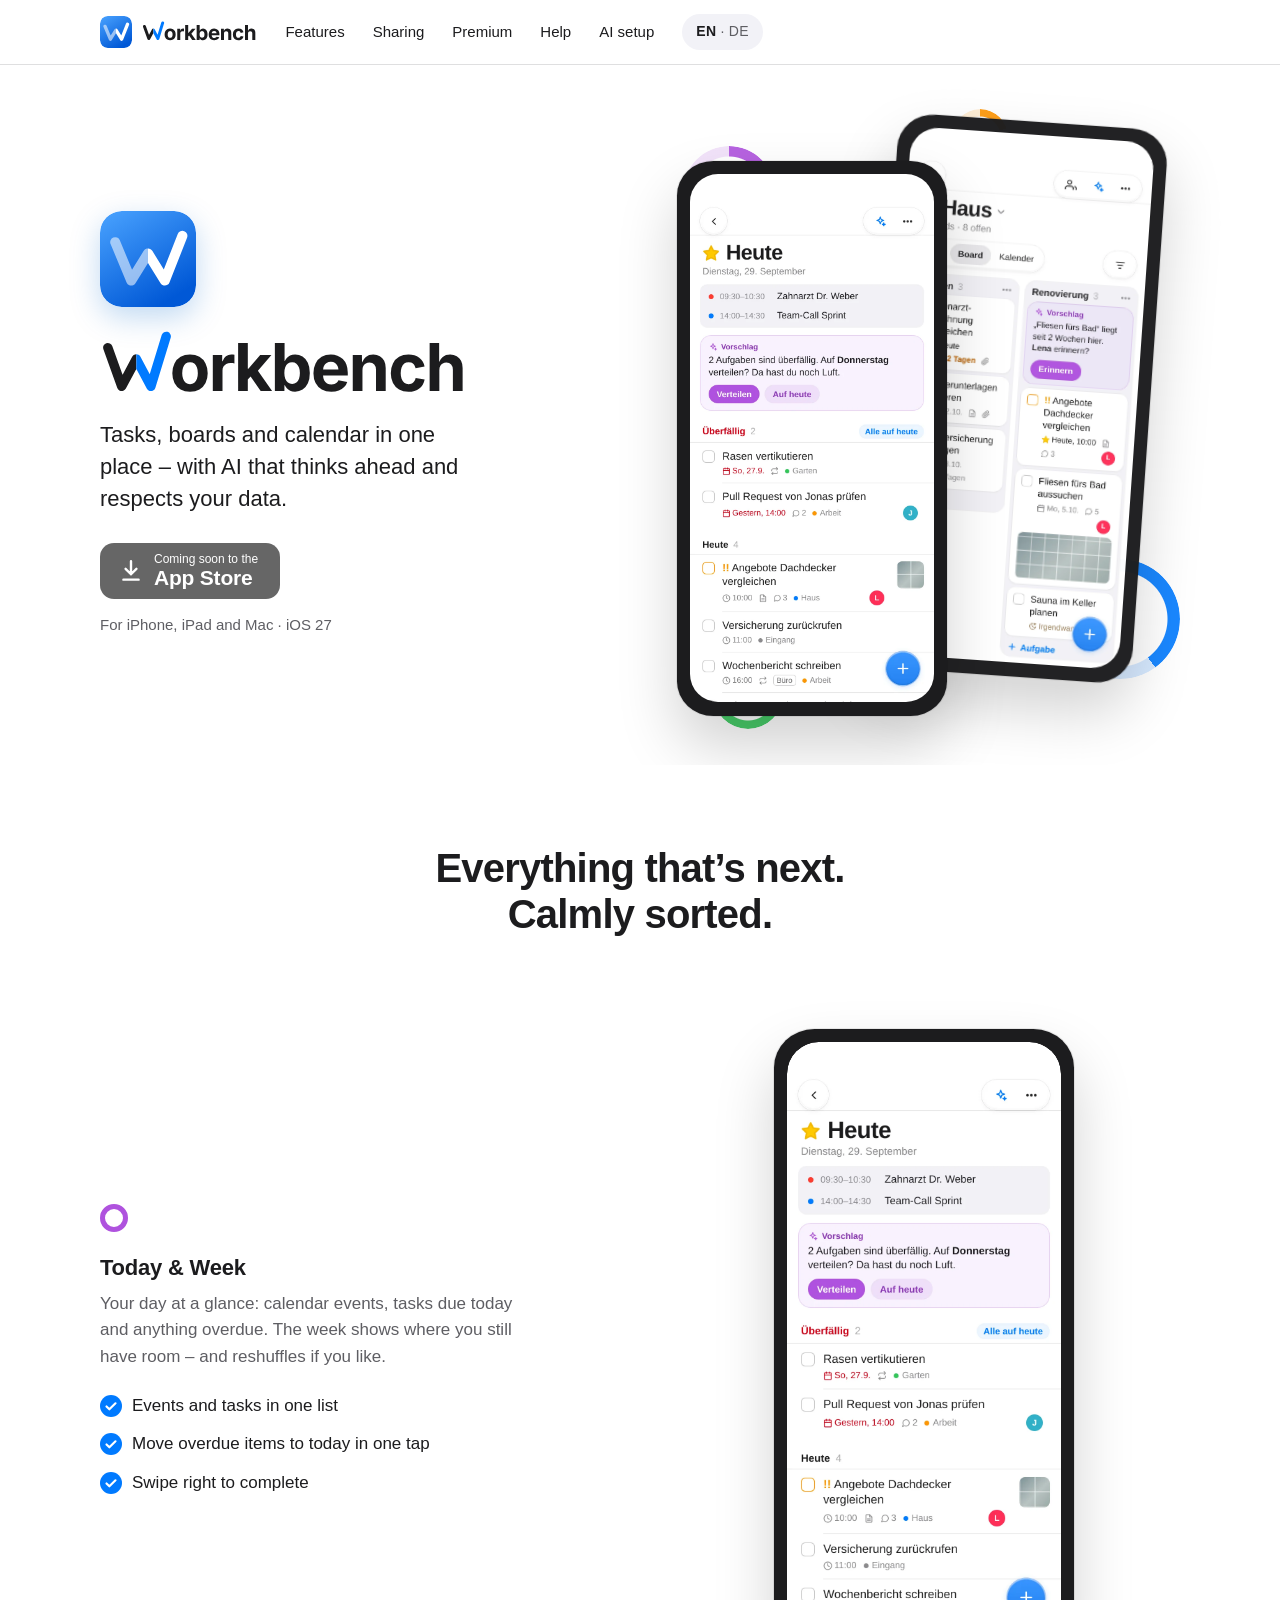
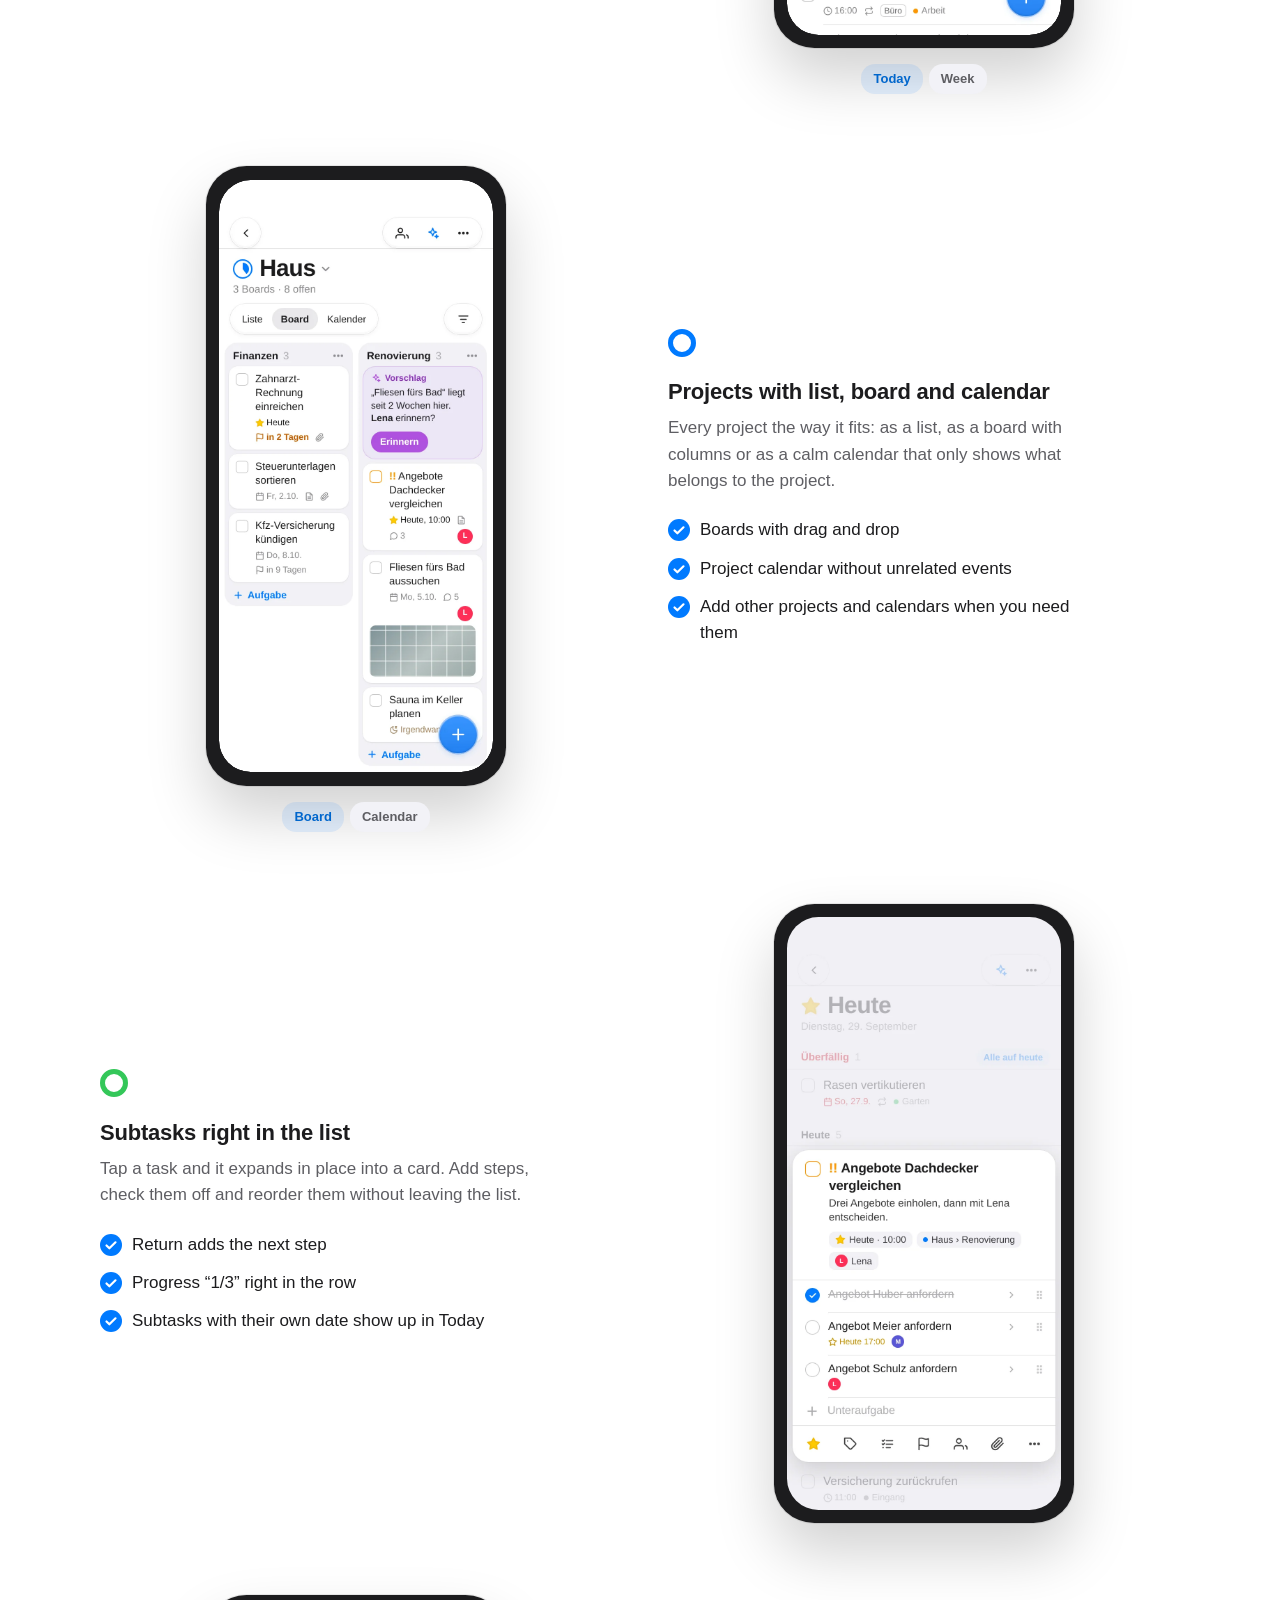
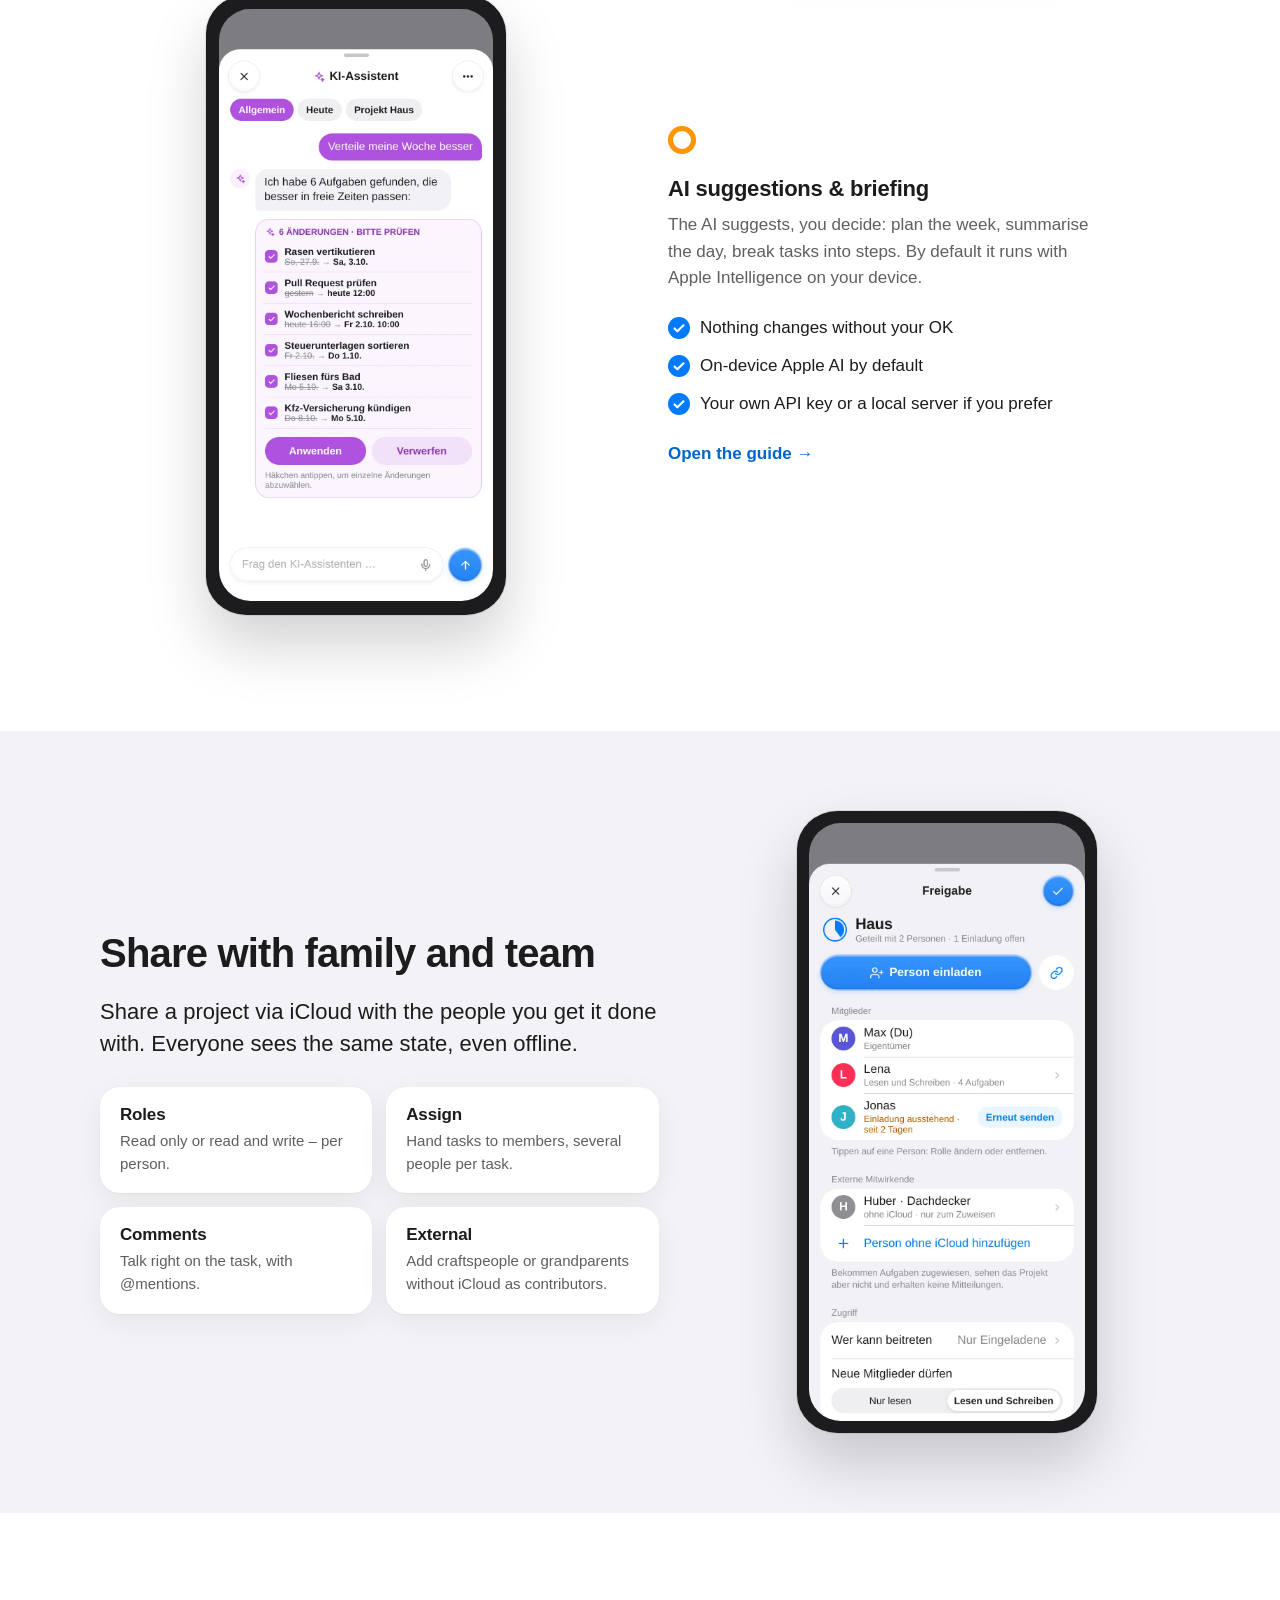
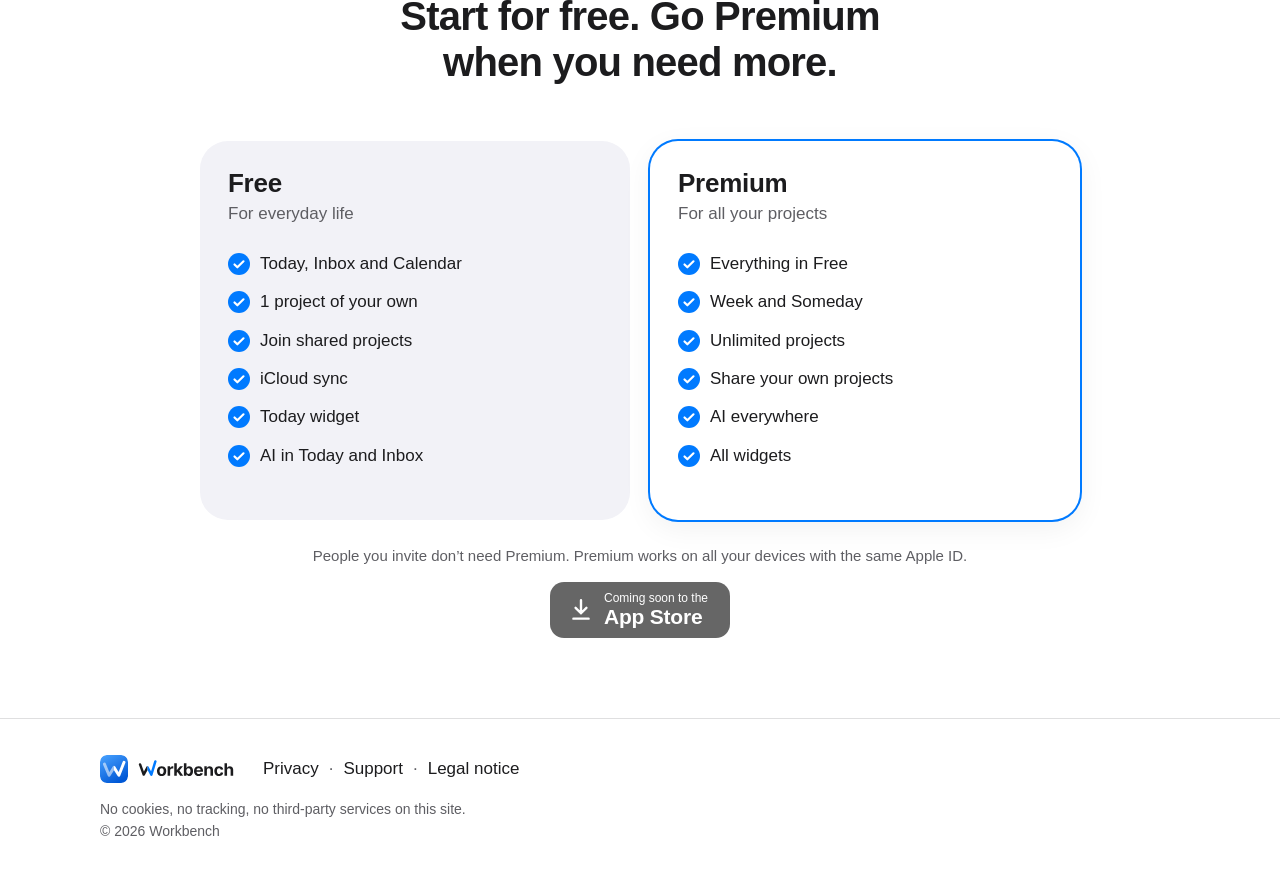
<file: en/index.html>
<!doctype html>
<html lang="en">
<head>
<meta charset="utf-8">
<meta name="viewport" content="width=device-width, initial-scale=1, viewport-fit=cover">
<title>Workbench – Tasks, boards and calendar</title>
<meta name="description" content="Workbench for iPhone, iPad and Mac: tasks, boards and calendar in one place – with AI that thinks ahead and respects your data.">
<meta name="color-scheme" content="light dark">
<meta name="theme-color" content="#ffffff" media="(prefers-color-scheme: light)">
<meta name="theme-color" content="#000000" media="(prefers-color-scheme: dark)">
<link rel="icon" href="../assets/app-icon.svg" type="image/svg+xml">
<link rel="apple-touch-icon" href="../assets/apple-touch-icon.png">
<link rel="alternate" hreflang="de" href="../index.html">
<link rel="stylesheet" href="../assets/site.css">
<script src="../assets/site.js"></script>
</head>
<body class="page-index">
<a class="skip" href="#inhalt">Skip to content</a>
<header class="top">
<div class="wrap top-in">
<a class="brand" href="index.html" aria-label="Workbench"><img src="../assets/app-icon.svg" alt="" width="32" height="32"><svg class="wm" viewBox="-4 -96.8 557.8 120.8" aria-hidden="true" focusable="false"><path d="M131.923828125 1.07421875Q123.720703125 1.07421875 117.71484375 -2.4658203125Q111.708984375 -6.005859375 108.4619140625 -12.3291015625Q105.21484375 -18.65234375 105.21484375 -27.05078125Q105.21484375 -35.546875 108.4619140625 -41.8701171875Q111.708984375 -48.193359375 117.71484375 -51.7333984375Q123.720703125 -55.2734375 131.923828125 -55.2734375Q140.17578125 -55.2734375 146.1572265625 -51.7333984375Q152.138671875 -48.193359375 155.3857421875 -41.8701171875Q158.6328125 -35.546875 158.6328125 -27.05078125Q158.6328125 -18.65234375 155.3857421875 -12.3291015625Q152.138671875 -6.005859375 146.1572265625 -2.4658203125Q140.17578125 1.07421875 131.923828125 1.07421875ZM131.923828125 -10.44921875Q135.830078125 -10.44921875 138.466796875 -12.6220703125Q141.103515625 -14.794921875 142.421875 -18.5791015625Q143.740234375 -22.36328125 143.740234375 -27.099609375Q143.740234375 -31.93359375 142.421875 -35.693359375Q141.103515625 -39.453125 138.466796875 -41.6015625Q135.830078125 -43.75 131.923828125 -43.75Q128.017578125 -43.75 125.4052734375 -41.6015625Q122.79296875 -39.453125 121.474609375 -35.693359375Q120.15625 -31.93359375 120.15625 -27.099609375Q120.15625 -22.36328125 121.474609375 -18.5791015625Q122.79296875 -14.794921875 125.4052734375 -12.6220703125Q128.017578125 -10.44921875 131.923828125 -10.44921875Z M166.337890625 0.0V-54.58984375H180.498046875V-45.068359375H181.083984375Q182.59765625 -50.146484375 186.1376953125 -52.734375Q189.677734375 -55.322265625 194.267578125 -55.322265625Q195.390625 -55.322265625 196.708984375 -55.2001953125Q198.02734375 -55.078125 199.00390625 -54.833984375V-41.748046875Q198.02734375 -42.08984375 196.171875 -42.28515625Q194.31640625 -42.48046875 192.65625 -42.48046875Q189.3359375 -42.48046875 186.650390625 -41.0400390625Q183.96484375 -39.599609375 182.4755859375 -37.0361328125Q180.986328125 -34.47265625 180.986328125 -31.0546875V0.0Z M204.560546875 0.0V-72.75390625H219.208984375V-33.59375H220.0390625L237.91015625 -54.58984375H254.853515625L234.443359375 -30.859375L255.87890625 0.0H238.642578125L223.408203125 -22.216796875L219.208984375 -17.529296875V0.0Z M290.634765625 0.927734375Q286.19140625 0.927734375 283.115234375 -0.5859375Q280.0390625 -2.099609375 278.1103515625 -4.3212890625Q276.181640625 -6.54296875 275.15625 -8.740234375H274.47265625V0.0H260.068359375V-72.75390625H274.716796875V-45.41015625H275.15625Q276.181640625 -47.55859375 278.0615234375 -49.853515625Q279.94140625 -52.1484375 283.017578125 -53.7109375Q286.09375 -55.2734375 290.732421875 -55.2734375Q296.787109375 -55.2734375 301.81640625 -52.1484375Q306.845703125 -49.0234375 309.8486328125 -42.7734375Q312.8515625 -36.5234375 312.8515625 -27.197265625Q312.8515625 -18.115234375 309.921875 -11.8408203125Q306.9921875 -5.56640625 301.962890625 -2.3193359375Q296.93359375 0.927734375 290.634765625 0.927734375ZM286.142578125 -10.83984375Q289.951171875 -10.83984375 292.5634765625 -12.939453125Q295.17578125 -15.0390625 296.5185546875 -18.75Q297.861328125 -22.4609375 297.861328125 -27.24609375Q297.861328125 -32.03125 296.5185546875 -35.693359375Q295.17578125 -39.35546875 292.587890625 -41.455078125Q290.0 -43.5546875 286.142578125 -43.5546875Q282.3828125 -43.5546875 279.74609375 -41.5283203125Q277.109375 -39.501953125 275.7421875 -35.8642578125Q274.375 -32.2265625 274.375 -27.24609375Q274.375 -22.314453125 275.7666015625 -18.6279296875Q277.158203125 -14.94140625 279.794921875 -12.890625Q282.431640625 -10.83984375 286.142578125 -10.83984375Z M345.263671875 1.07421875Q336.9140625 1.07421875 330.859375 -2.34375Q324.8046875 -5.76171875 321.5576171875 -12.060546875Q318.310546875 -18.359375 318.310546875 -27.001953125Q318.310546875 -35.44921875 321.533203125 -41.796875Q324.755859375 -48.14453125 330.6640625 -51.708984375Q336.572265625 -55.2734375 344.53125 -55.2734375Q349.90234375 -55.2734375 354.541015625 -53.564453125Q359.1796875 -51.85546875 362.6953125 -48.4130859375Q366.2109375 -44.970703125 368.1884765625 -39.794921875Q370.166015625 -34.619140625 370.166015625 -27.587890625V-23.486328125H332.8125Q332.958984375 -19.3359375 334.423828125 -16.40625Q335.986328125 -13.18359375 338.8427734375 -11.572265625Q341.69921875 -9.9609375 345.5078125 -9.9609375Q348.095703125 -9.9609375 350.1953125 -10.693359375Q352.294921875 -11.42578125 353.7841796875 -12.8662109375Q355.2734375 -14.306640625 356.0546875 -16.40625L369.3359375 -13.916015625Q368.017578125 -9.423828125 364.74609375 -6.0302734375Q361.474609375 -2.63671875 356.5673828125 -0.78125Q351.66015625 1.07421875 345.263671875 1.07421875ZM332.91015625 -32.666015625H356.0546875Q355.76171875 -35.400390625 354.8828125 -37.646484375Q353.564453125 -40.771484375 351.0009765625 -42.5048828125Q348.4375 -44.23828125 344.677734375 -44.23828125Q340.869140625 -44.23828125 338.2080078125 -42.48046875Q335.546875 -40.72265625 334.1796875 -37.744140625Q333.154296875 -35.44921875 332.91015625 -32.666015625Z M392.32421875 -31.591796875V0.0H377.67578125V-54.58984375H391.494140625L391.689453125 -43.310546875Q393.7890625 -48.486328125 397.40234375 -51.5625Q401.748046875 -55.2734375 408.681640625 -55.2734375Q414.345703125 -55.2734375 418.5693359375 -52.8076171875Q422.79296875 -50.341796875 425.1123046875 -45.7275390625Q427.431640625 -41.11328125 427.431640625 -34.716796875V0.0H412.783203125V-32.177734375Q412.783203125 -37.255859375 410.1708984375 -40.13671875Q407.55859375 -43.017578125 402.919921875 -43.017578125Q399.84375 -43.017578125 397.4267578125 -41.6748046875Q395.009765625 -40.33203125 393.6669921875 -37.79296875Q392.32421875 -35.25390625 392.32421875 -31.591796875Z M461.845703125 1.07421875Q453.59375 1.07421875 447.6123046875 -2.4658203125Q441.630859375 -6.005859375 438.3837890625 -12.3291015625Q435.13671875 -18.65234375 435.13671875 -27.05078125Q435.13671875 -35.546875 438.3837890625 -41.8701171875Q441.630859375 -48.193359375 447.6123046875 -51.7333984375Q453.59375 -55.2734375 461.845703125 -55.2734375Q466.6796875 -55.2734375 470.78125 -54.00390625Q474.8828125 -52.734375 478.056640625 -50.390625Q481.23046875 -48.046875 483.28125 -44.677734375Q485.33203125 -41.30859375 486.11328125 -37.109375L472.490234375 -34.5703125Q472.05078125 -36.71875 471.123046875 -38.4033203125Q470.1953125 -40.087890625 468.876953125 -41.2841796875Q467.55859375 -42.48046875 465.8251953125 -43.115234375Q464.091796875 -43.75 461.9921875 -43.75Q458.0859375 -43.75 455.4248046875 -41.650390625Q452.763671875 -39.55078125 451.4208984375 -35.791015625Q450.078125 -32.03125 450.078125 -27.099609375Q450.078125 -22.265625 451.4208984375 -18.505859375Q452.763671875 -14.74609375 455.4248046875 -12.59765625Q458.0859375 -10.44921875 461.9921875 -10.44921875Q464.091796875 -10.44921875 465.849609375 -11.1083984375Q467.607421875 -11.767578125 468.974609375 -13.0126953125Q470.341796875 -14.2578125 471.26953125 -16.015625Q472.197265625 -17.7734375 472.587890625 -19.970703125L486.2109375 -17.48046875Q485.4296875 -13.134765625 483.37890625 -9.7412109375Q481.328125 -6.34765625 478.154296875 -3.90625Q474.98046875 -1.46484375 470.8544921875 -0.1953125Q466.728515625 1.07421875 461.845703125 1.07421875Z M508.41796875 -31.591796875V0.0H493.76953125V-72.75390625H508.125V-44.091796875Q510.17578125 -48.73046875 513.49609375 -51.5625Q517.841796875 -55.2734375 524.775390625 -55.2734375Q530.439453125 -55.2734375 534.6630859375 -52.8076171875Q538.88671875 -50.341796875 541.23046875 -45.7275390625Q543.57421875 -41.11328125 543.57421875 -34.716796875V0.0H528.876953125V-32.177734375Q528.876953125 -37.255859375 526.2646484375 -40.13671875Q523.65234375 -43.017578125 519.013671875 -43.017578125Q515.9375 -43.017578125 513.5205078125 -41.6748046875Q511.103515625 -40.33203125 509.7607421875 -37.79296875Q508.41796875 -35.25390625 508.41796875 -31.591796875Z" fill="currentColor"/><clipPath id="whL"><rect x="-10000" y="-10000" width="10050.83" height="20000"/></clipPath><clipPath id="whR"><rect x="50.83" y="-10000" width="10000" height="20000"/></clipPath><path d="M7.81 -65.65 L28.80 -7.10 L50.83 -48.58 L72.87 -7.10 L95.95 -82.69" stroke="currentColor" stroke-opacity="1.0" fill="none" stroke-width="14.20" stroke-linecap="round" stroke-linejoin="round" clip-path="url(#whL)"/><path d="M7.81 -65.65 L28.80 -7.10 L50.83 -48.58 L72.87 -7.10 L95.95 -82.69" stroke="currentColor" class="wm-acc" fill="none" stroke-width="14.20" stroke-linecap="round" stroke-linejoin="round" clip-path="url(#whR)"/></svg></a>
<nav aria-label="Main navigation"><ul class="nav"><li><a href="index.html#funktionen">Features</a></li><li><a href="index.html#teilen">Sharing</a></li><li><a href="index.html#premium">Premium</a></li><li><a href="hilfe.html">Help</a></li><li><a href="ki-setup.html">AI setup</a></li></ul></nav>
<a class="lang" href="../index.html" hreflang="de" lang="de" aria-label="Deutsch"><span aria-hidden="true"><b>EN</b> · DE</span></a>
</div>
</header>
<main id="inhalt">
<section class="hero">
<div class="wrap hero-in">
<div class="hero-txt">
<img class="hero-icon" src="../assets/app-icon.svg" alt="" width="96" height="96">
<h1 class="hero-wm"><span class="vh">Workbench</span><svg class="wm wm-xl" viewBox="-4 -96.8 557.8 120.8" aria-hidden="true" focusable="false"><path d="M131.923828125 1.07421875Q123.720703125 1.07421875 117.71484375 -2.4658203125Q111.708984375 -6.005859375 108.4619140625 -12.3291015625Q105.21484375 -18.65234375 105.21484375 -27.05078125Q105.21484375 -35.546875 108.4619140625 -41.8701171875Q111.708984375 -48.193359375 117.71484375 -51.7333984375Q123.720703125 -55.2734375 131.923828125 -55.2734375Q140.17578125 -55.2734375 146.1572265625 -51.7333984375Q152.138671875 -48.193359375 155.3857421875 -41.8701171875Q158.6328125 -35.546875 158.6328125 -27.05078125Q158.6328125 -18.65234375 155.3857421875 -12.3291015625Q152.138671875 -6.005859375 146.1572265625 -2.4658203125Q140.17578125 1.07421875 131.923828125 1.07421875ZM131.923828125 -10.44921875Q135.830078125 -10.44921875 138.466796875 -12.6220703125Q141.103515625 -14.794921875 142.421875 -18.5791015625Q143.740234375 -22.36328125 143.740234375 -27.099609375Q143.740234375 -31.93359375 142.421875 -35.693359375Q141.103515625 -39.453125 138.466796875 -41.6015625Q135.830078125 -43.75 131.923828125 -43.75Q128.017578125 -43.75 125.4052734375 -41.6015625Q122.79296875 -39.453125 121.474609375 -35.693359375Q120.15625 -31.93359375 120.15625 -27.099609375Q120.15625 -22.36328125 121.474609375 -18.5791015625Q122.79296875 -14.794921875 125.4052734375 -12.6220703125Q128.017578125 -10.44921875 131.923828125 -10.44921875Z M166.337890625 0.0V-54.58984375H180.498046875V-45.068359375H181.083984375Q182.59765625 -50.146484375 186.1376953125 -52.734375Q189.677734375 -55.322265625 194.267578125 -55.322265625Q195.390625 -55.322265625 196.708984375 -55.2001953125Q198.02734375 -55.078125 199.00390625 -54.833984375V-41.748046875Q198.02734375 -42.08984375 196.171875 -42.28515625Q194.31640625 -42.48046875 192.65625 -42.48046875Q189.3359375 -42.48046875 186.650390625 -41.0400390625Q183.96484375 -39.599609375 182.4755859375 -37.0361328125Q180.986328125 -34.47265625 180.986328125 -31.0546875V0.0Z M204.560546875 0.0V-72.75390625H219.208984375V-33.59375H220.0390625L237.91015625 -54.58984375H254.853515625L234.443359375 -30.859375L255.87890625 0.0H238.642578125L223.408203125 -22.216796875L219.208984375 -17.529296875V0.0Z M290.634765625 0.927734375Q286.19140625 0.927734375 283.115234375 -0.5859375Q280.0390625 -2.099609375 278.1103515625 -4.3212890625Q276.181640625 -6.54296875 275.15625 -8.740234375H274.47265625V0.0H260.068359375V-72.75390625H274.716796875V-45.41015625H275.15625Q276.181640625 -47.55859375 278.0615234375 -49.853515625Q279.94140625 -52.1484375 283.017578125 -53.7109375Q286.09375 -55.2734375 290.732421875 -55.2734375Q296.787109375 -55.2734375 301.81640625 -52.1484375Q306.845703125 -49.0234375 309.8486328125 -42.7734375Q312.8515625 -36.5234375 312.8515625 -27.197265625Q312.8515625 -18.115234375 309.921875 -11.8408203125Q306.9921875 -5.56640625 301.962890625 -2.3193359375Q296.93359375 0.927734375 290.634765625 0.927734375ZM286.142578125 -10.83984375Q289.951171875 -10.83984375 292.5634765625 -12.939453125Q295.17578125 -15.0390625 296.5185546875 -18.75Q297.861328125 -22.4609375 297.861328125 -27.24609375Q297.861328125 -32.03125 296.5185546875 -35.693359375Q295.17578125 -39.35546875 292.587890625 -41.455078125Q290.0 -43.5546875 286.142578125 -43.5546875Q282.3828125 -43.5546875 279.74609375 -41.5283203125Q277.109375 -39.501953125 275.7421875 -35.8642578125Q274.375 -32.2265625 274.375 -27.24609375Q274.375 -22.314453125 275.7666015625 -18.6279296875Q277.158203125 -14.94140625 279.794921875 -12.890625Q282.431640625 -10.83984375 286.142578125 -10.83984375Z M345.263671875 1.07421875Q336.9140625 1.07421875 330.859375 -2.34375Q324.8046875 -5.76171875 321.5576171875 -12.060546875Q318.310546875 -18.359375 318.310546875 -27.001953125Q318.310546875 -35.44921875 321.533203125 -41.796875Q324.755859375 -48.14453125 330.6640625 -51.708984375Q336.572265625 -55.2734375 344.53125 -55.2734375Q349.90234375 -55.2734375 354.541015625 -53.564453125Q359.1796875 -51.85546875 362.6953125 -48.4130859375Q366.2109375 -44.970703125 368.1884765625 -39.794921875Q370.166015625 -34.619140625 370.166015625 -27.587890625V-23.486328125H332.8125Q332.958984375 -19.3359375 334.423828125 -16.40625Q335.986328125 -13.18359375 338.8427734375 -11.572265625Q341.69921875 -9.9609375 345.5078125 -9.9609375Q348.095703125 -9.9609375 350.1953125 -10.693359375Q352.294921875 -11.42578125 353.7841796875 -12.8662109375Q355.2734375 -14.306640625 356.0546875 -16.40625L369.3359375 -13.916015625Q368.017578125 -9.423828125 364.74609375 -6.0302734375Q361.474609375 -2.63671875 356.5673828125 -0.78125Q351.66015625 1.07421875 345.263671875 1.07421875ZM332.91015625 -32.666015625H356.0546875Q355.76171875 -35.400390625 354.8828125 -37.646484375Q353.564453125 -40.771484375 351.0009765625 -42.5048828125Q348.4375 -44.23828125 344.677734375 -44.23828125Q340.869140625 -44.23828125 338.2080078125 -42.48046875Q335.546875 -40.72265625 334.1796875 -37.744140625Q333.154296875 -35.44921875 332.91015625 -32.666015625Z M392.32421875 -31.591796875V0.0H377.67578125V-54.58984375H391.494140625L391.689453125 -43.310546875Q393.7890625 -48.486328125 397.40234375 -51.5625Q401.748046875 -55.2734375 408.681640625 -55.2734375Q414.345703125 -55.2734375 418.5693359375 -52.8076171875Q422.79296875 -50.341796875 425.1123046875 -45.7275390625Q427.431640625 -41.11328125 427.431640625 -34.716796875V0.0H412.783203125V-32.177734375Q412.783203125 -37.255859375 410.1708984375 -40.13671875Q407.55859375 -43.017578125 402.919921875 -43.017578125Q399.84375 -43.017578125 397.4267578125 -41.6748046875Q395.009765625 -40.33203125 393.6669921875 -37.79296875Q392.32421875 -35.25390625 392.32421875 -31.591796875Z M461.845703125 1.07421875Q453.59375 1.07421875 447.6123046875 -2.4658203125Q441.630859375 -6.005859375 438.3837890625 -12.3291015625Q435.13671875 -18.65234375 435.13671875 -27.05078125Q435.13671875 -35.546875 438.3837890625 -41.8701171875Q441.630859375 -48.193359375 447.6123046875 -51.7333984375Q453.59375 -55.2734375 461.845703125 -55.2734375Q466.6796875 -55.2734375 470.78125 -54.00390625Q474.8828125 -52.734375 478.056640625 -50.390625Q481.23046875 -48.046875 483.28125 -44.677734375Q485.33203125 -41.30859375 486.11328125 -37.109375L472.490234375 -34.5703125Q472.05078125 -36.71875 471.123046875 -38.4033203125Q470.1953125 -40.087890625 468.876953125 -41.2841796875Q467.55859375 -42.48046875 465.8251953125 -43.115234375Q464.091796875 -43.75 461.9921875 -43.75Q458.0859375 -43.75 455.4248046875 -41.650390625Q452.763671875 -39.55078125 451.4208984375 -35.791015625Q450.078125 -32.03125 450.078125 -27.099609375Q450.078125 -22.265625 451.4208984375 -18.505859375Q452.763671875 -14.74609375 455.4248046875 -12.59765625Q458.0859375 -10.44921875 461.9921875 -10.44921875Q464.091796875 -10.44921875 465.849609375 -11.1083984375Q467.607421875 -11.767578125 468.974609375 -13.0126953125Q470.341796875 -14.2578125 471.26953125 -16.015625Q472.197265625 -17.7734375 472.587890625 -19.970703125L486.2109375 -17.48046875Q485.4296875 -13.134765625 483.37890625 -9.7412109375Q481.328125 -6.34765625 478.154296875 -3.90625Q474.98046875 -1.46484375 470.8544921875 -0.1953125Q466.728515625 1.07421875 461.845703125 1.07421875Z M508.41796875 -31.591796875V0.0H493.76953125V-72.75390625H508.125V-44.091796875Q510.17578125 -48.73046875 513.49609375 -51.5625Q517.841796875 -55.2734375 524.775390625 -55.2734375Q530.439453125 -55.2734375 534.6630859375 -52.8076171875Q538.88671875 -50.341796875 541.23046875 -45.7275390625Q543.57421875 -41.11328125 543.57421875 -34.716796875V0.0H528.876953125V-32.177734375Q528.876953125 -37.255859375 526.2646484375 -40.13671875Q523.65234375 -43.017578125 519.013671875 -43.017578125Q515.9375 -43.017578125 513.5205078125 -41.6748046875Q511.103515625 -40.33203125 509.7607421875 -37.79296875Q508.41796875 -35.25390625 508.41796875 -31.591796875Z" fill="currentColor"/><clipPath id="wxL"><rect x="-10000" y="-10000" width="10050.83" height="20000"/></clipPath><clipPath id="wxR"><rect x="50.83" y="-10000" width="10000" height="20000"/></clipPath><path d="M7.81 -65.65 L28.80 -7.10 L50.83 -48.58 L72.87 -7.10 L95.95 -82.69" stroke="currentColor" stroke-opacity="1.0" fill="none" stroke-width="14.20" stroke-linecap="round" stroke-linejoin="round" clip-path="url(#wxL)"/><path d="M7.81 -65.65 L28.80 -7.10 L50.83 -48.58 L72.87 -7.10 L95.95 -82.69" stroke="currentColor" class="wm-acc" fill="none" stroke-width="14.20" stroke-linecap="round" stroke-linejoin="round" clip-path="url(#wxR)"/></svg></h1>
<p class="lead">Tasks, boards and calendar in one place – with AI that thinks ahead and respects your data.</p>
<div class="hero-cta"><span class="store soon" role="note" aria-label="Workbench: coming soon to the App Store"><svg class="store-ic" viewBox="0 0 24 24" aria-hidden="true"><path d="M12 3v12m0 0l-5-5m5 5l5-5M5 20h14" fill="none" stroke="currentColor" stroke-width="2.2" stroke-linecap="round" stroke-linejoin="round"/></svg><span><small>Coming soon to the</small><strong>App Store</strong></span></span></div>
<p class="muted small">For iPhone, iPad and Mac · iOS 27</p>
</div>
<div class="hero-img"><div class="rings hero-rings" aria-hidden="true"><span style="--c:#af52de;--p:50%"></span><span style="--c:#007aff;--p:40%"></span><span style="--c:#34c759;--p:65%"></span><span style="--c:#ff9500;--p:20%"></span></div><figure class="phone back"><picture><source srcset="../assets/img/board-dark.webp" media="(prefers-color-scheme: dark)"><img src="../assets/img/board.webp" alt="The “Home” project as a board with the columns Finances, Renovation and Routine." width="393" height="852" decoding="async"></picture></figure><figure class="phone front"><picture><source srcset="../assets/img/heute-dark.webp" media="(prefers-color-scheme: dark)"><img src="../assets/img/heute.webp" alt="Workbench on iPhone: the Today view with two events, an AI suggestion and the day’s tasks." width="393" height="852" decoding="async"></picture></figure></div>
</div>
</section>
<section class="sec" id="funktionen" aria-labelledby="h-funktionen">
<div class="wrap">
<h2 id="h-funktionen" class="sec-title">Everything that’s next. Calmly sorted.</h2>
<article class="feat reveal" id="f-heute">
<div class="feat-txt"><span class="ring-dot" style="--c:#af52de" aria-hidden="true"></span><h3>Today & Week</h3><p>Your day at a glance: calendar events, tasks due today and anything overdue. The week shows where you still have room – and reshuffles if you like.</p><ul class="ticks"><li><svg class="ck" viewBox="0 0 20 20" aria-hidden="true"><path d="M5 10.5l3.2 3.2L15 7" fill="none" stroke="currentColor" stroke-width="2.4" stroke-linecap="round" stroke-linejoin="round"/></svg>Events and tasks in one list</li><li><svg class="ck" viewBox="0 0 20 20" aria-hidden="true"><path d="M5 10.5l3.2 3.2L15 7" fill="none" stroke="currentColor" stroke-width="2.4" stroke-linecap="round" stroke-linejoin="round"/></svg>Move overdue items to today in one tap</li><li><svg class="ck" viewBox="0 0 20 20" aria-hidden="true"><path d="M5 10.5l3.2 3.2L15 7" fill="none" stroke="currentColor" stroke-width="2.4" stroke-linecap="round" stroke-linejoin="round"/></svg>Swipe right to complete</li></ul></div>
<div class="feat-img"><figure class="phone cycle"><div class="screen"><picture class="layer l0"><source srcset="../assets/img/heute-dark.webp" media="(prefers-color-scheme: dark)"><img src="../assets/img/heute.webp" alt="Workbench on iPhone: the Today view with two events, an AI suggestion and the day’s tasks." width="393" height="852" loading="lazy" decoding="async"></picture><picture class="layer l1"><source srcset="../assets/img/woche-dark.webp" media="(prefers-color-scheme: dark)"><img src="../assets/img/woche.webp" alt="" width="393" height="852" loading="lazy" decoding="async"></picture></div></figure><div class="cyc-labels" aria-hidden="true"><span class="cyc-l l0">Today</span><span class="cyc-l l1">Week</span></div></div></article><article class="feat reveal rev" id="f-projekte">
<div class="feat-txt"><span class="ring-dot" style="--c:#007aff" aria-hidden="true"></span><h3>Projects with list, board and calendar</h3><p>Every project the way it fits: as a list, as a board with columns or as a calm calendar that only shows what belongs to the project.</p><ul class="ticks"><li><svg class="ck" viewBox="0 0 20 20" aria-hidden="true"><path d="M5 10.5l3.2 3.2L15 7" fill="none" stroke="currentColor" stroke-width="2.4" stroke-linecap="round" stroke-linejoin="round"/></svg>Boards with drag and drop</li><li><svg class="ck" viewBox="0 0 20 20" aria-hidden="true"><path d="M5 10.5l3.2 3.2L15 7" fill="none" stroke="currentColor" stroke-width="2.4" stroke-linecap="round" stroke-linejoin="round"/></svg>Project calendar without unrelated events</li><li><svg class="ck" viewBox="0 0 20 20" aria-hidden="true"><path d="M5 10.5l3.2 3.2L15 7" fill="none" stroke="currentColor" stroke-width="2.4" stroke-linecap="round" stroke-linejoin="round"/></svg>Add other projects and calendars when you need them</li></ul></div>
<div class="feat-img"><figure class="phone cycle"><div class="screen"><picture class="layer l0"><source srcset="../assets/img/board-dark.webp" media="(prefers-color-scheme: dark)"><img src="../assets/img/board.webp" alt="The “Home” project as a board with the columns Finances, Renovation and Routine." width="393" height="852" loading="lazy" decoding="async"></picture><picture class="layer l1"><source srcset="../assets/img/kalender-dark.webp" media="(prefers-color-scheme: dark)"><img src="../assets/img/kalender.webp" alt="" width="393" height="852" loading="lazy" decoding="async"></picture></div></figure><div class="cyc-labels" aria-hidden="true"><span class="cyc-l l0">Board</span><span class="cyc-l l1">Calendar</span></div></div></article><article class="feat reveal" id="f-unteraufgaben">
<div class="feat-txt"><span class="ring-dot" style="--c:#34c759" aria-hidden="true"></span><h3>Subtasks right in the list</h3><p>Tap a task and it expands in place into a card. Add steps, check them off and reorder them without leaving the list.</p><ul class="ticks"><li><svg class="ck" viewBox="0 0 20 20" aria-hidden="true"><path d="M5 10.5l3.2 3.2L15 7" fill="none" stroke="currentColor" stroke-width="2.4" stroke-linecap="round" stroke-linejoin="round"/></svg>Return adds the next step</li><li><svg class="ck" viewBox="0 0 20 20" aria-hidden="true"><path d="M5 10.5l3.2 3.2L15 7" fill="none" stroke="currentColor" stroke-width="2.4" stroke-linecap="round" stroke-linejoin="round"/></svg>Progress “1/3” right in the row</li><li><svg class="ck" viewBox="0 0 20 20" aria-hidden="true"><path d="M5 10.5l3.2 3.2L15 7" fill="none" stroke="currentColor" stroke-width="2.4" stroke-linecap="round" stroke-linejoin="round"/></svg>Subtasks with their own date show up in Today</li></ul></div>
<div class="feat-img"><figure class="phone "><picture><source srcset="../assets/img/unteraufgaben-dark.webp" media="(prefers-color-scheme: dark)"><img src="../assets/img/unteraufgaben.webp" alt="An expanded task with three subtasks, one of them completed." width="393" height="852" loading="lazy" decoding="async"></picture></figure></div></article><article class="feat reveal rev" id="f-ki">
<div class="feat-txt"><span class="ring-dot" style="--c:#ff9500" aria-hidden="true"></span><h3>AI suggestions & briefing</h3><p>The AI suggests, you decide: plan the week, summarise the day, break tasks into steps. By default it runs with Apple Intelligence on your device.</p><ul class="ticks"><li><svg class="ck" viewBox="0 0 20 20" aria-hidden="true"><path d="M5 10.5l3.2 3.2L15 7" fill="none" stroke="currentColor" stroke-width="2.4" stroke-linecap="round" stroke-linejoin="round"/></svg>Nothing changes without your OK</li><li><svg class="ck" viewBox="0 0 20 20" aria-hidden="true"><path d="M5 10.5l3.2 3.2L15 7" fill="none" stroke="currentColor" stroke-width="2.4" stroke-linecap="round" stroke-linejoin="round"/></svg>On-device Apple AI by default</li><li><svg class="ck" viewBox="0 0 20 20" aria-hidden="true"><path d="M5 10.5l3.2 3.2L15 7" fill="none" stroke="currentColor" stroke-width="2.4" stroke-linecap="round" stroke-linejoin="round"/></svg>Your own API key or a local server if you prefer</li></ul><p><a class="link" href="ki-setup.html">Open the guide →</a></p></div>
<div class="feat-img"><figure class="phone "><picture><img src="../assets/img/ki-vorschlag.webp" alt="AI assistant with six suggested changes waiting for confirmation." width="393" height="852" loading="lazy" decoding="async"></picture></figure></div></article>
</div>
</section>
<section class="sec alt" id="teilen" aria-labelledby="h-teilen">
<div class="wrap share">
<div class="share-txt"><h2 id="h-teilen">Share with family and team</h2><p class="lead">Share a project via iCloud with the people you get it done with. Everyone sees the same state, even offline.</p><ul class="share-grid"><li class="reveal" style="--d:0ms"><h3>Roles</h3><p>Read only or read and write – per person.</p></li><li class="reveal" style="--d:90ms"><h3>Assign</h3><p>Hand tasks to members, several people per task.</p></li><li class="reveal" style="--d:180ms"><h3>Comments</h3><p>Talk right on the task, with @mentions.</p></li><li class="reveal" style="--d:270ms"><h3>External</h3><p>Add craftspeople or grandparents without iCloud as contributors.</p></li></ul></div>
<div class="share-img reveal"><figure class="phone "><picture><source srcset="../assets/img/teilen-dark.webp" media="(prefers-color-scheme: dark)"><img src="../assets/img/teilen.webp" alt="A project’s sharing sheet with members, roles and external contributors." width="393" height="852" loading="lazy" decoding="async"></picture></figure></div>
</div>
</section>
<section class="sec" id="premium" aria-labelledby="h-premium">
<div class="wrap">
<h2 id="h-premium" class="sec-title">Start for free. Go Premium when you need more.</h2>
<div class="plans">
<div class="plan reveal"><h3>Free</h3><p class="muted">For everyday life</p><ul class="ticks"><li><svg class="ck" viewBox="0 0 20 20" aria-hidden="true"><path d="M5 10.5l3.2 3.2L15 7" fill="none" stroke="currentColor" stroke-width="2.4" stroke-linecap="round" stroke-linejoin="round"/></svg>Today, Inbox and Calendar</li><li><svg class="ck" viewBox="0 0 20 20" aria-hidden="true"><path d="M5 10.5l3.2 3.2L15 7" fill="none" stroke="currentColor" stroke-width="2.4" stroke-linecap="round" stroke-linejoin="round"/></svg>1 project of your own</li><li><svg class="ck" viewBox="0 0 20 20" aria-hidden="true"><path d="M5 10.5l3.2 3.2L15 7" fill="none" stroke="currentColor" stroke-width="2.4" stroke-linecap="round" stroke-linejoin="round"/></svg>Join shared projects</li><li><svg class="ck" viewBox="0 0 20 20" aria-hidden="true"><path d="M5 10.5l3.2 3.2L15 7" fill="none" stroke="currentColor" stroke-width="2.4" stroke-linecap="round" stroke-linejoin="round"/></svg>iCloud sync</li><li><svg class="ck" viewBox="0 0 20 20" aria-hidden="true"><path d="M5 10.5l3.2 3.2L15 7" fill="none" stroke="currentColor" stroke-width="2.4" stroke-linecap="round" stroke-linejoin="round"/></svg>Today widget</li><li><svg class="ck" viewBox="0 0 20 20" aria-hidden="true"><path d="M5 10.5l3.2 3.2L15 7" fill="none" stroke="currentColor" stroke-width="2.4" stroke-linecap="round" stroke-linejoin="round"/></svg>AI in Today and Inbox</li></ul></div>
<div class="plan pro reveal" style="--d:120ms"><h3>Premium</h3><p class="muted">For all your projects</p><ul class="ticks"><li><svg class="ck" viewBox="0 0 20 20" aria-hidden="true"><path d="M5 10.5l3.2 3.2L15 7" fill="none" stroke="currentColor" stroke-width="2.4" stroke-linecap="round" stroke-linejoin="round"/></svg>Everything in Free</li><li><svg class="ck" viewBox="0 0 20 20" aria-hidden="true"><path d="M5 10.5l3.2 3.2L15 7" fill="none" stroke="currentColor" stroke-width="2.4" stroke-linecap="round" stroke-linejoin="round"/></svg>Week and Someday</li><li><svg class="ck" viewBox="0 0 20 20" aria-hidden="true"><path d="M5 10.5l3.2 3.2L15 7" fill="none" stroke="currentColor" stroke-width="2.4" stroke-linecap="round" stroke-linejoin="round"/></svg>Unlimited projects</li><li><svg class="ck" viewBox="0 0 20 20" aria-hidden="true"><path d="M5 10.5l3.2 3.2L15 7" fill="none" stroke="currentColor" stroke-width="2.4" stroke-linecap="round" stroke-linejoin="round"/></svg>Share your own projects</li><li><svg class="ck" viewBox="0 0 20 20" aria-hidden="true"><path d="M5 10.5l3.2 3.2L15 7" fill="none" stroke="currentColor" stroke-width="2.4" stroke-linecap="round" stroke-linejoin="round"/></svg>AI everywhere</li><li><svg class="ck" viewBox="0 0 20 20" aria-hidden="true"><path d="M5 10.5l3.2 3.2L15 7" fill="none" stroke="currentColor" stroke-width="2.4" stroke-linecap="round" stroke-linejoin="round"/></svg>All widgets</li></ul></div>
</div>
<p class="muted center small">People you invite don’t need Premium. Premium works on all your devices with the same Apple ID.</p>
<div class="center"><span class="store soon" role="note" aria-label="Workbench: coming soon to the App Store"><svg class="store-ic" viewBox="0 0 24 24" aria-hidden="true"><path d="M12 3v12m0 0l-5-5m5 5l5-5M5 20h14" fill="none" stroke="currentColor" stroke-width="2.2" stroke-linecap="round" stroke-linejoin="round"/></svg><span><small>Coming soon to the</small><strong>App Store</strong></span></span></div>
</div>
</section>
</main>
<footer class="foot">
<div class="wrap foot-in">
<div class="foot-brand"><img src="../assets/app-icon.svg" alt="" width="28" height="28"><svg class="wm wm-s" viewBox="-4 -96.8 557.8 120.8" aria-hidden="true" focusable="false"><path d="M131.923828125 1.07421875Q123.720703125 1.07421875 117.71484375 -2.4658203125Q111.708984375 -6.005859375 108.4619140625 -12.3291015625Q105.21484375 -18.65234375 105.21484375 -27.05078125Q105.21484375 -35.546875 108.4619140625 -41.8701171875Q111.708984375 -48.193359375 117.71484375 -51.7333984375Q123.720703125 -55.2734375 131.923828125 -55.2734375Q140.17578125 -55.2734375 146.1572265625 -51.7333984375Q152.138671875 -48.193359375 155.3857421875 -41.8701171875Q158.6328125 -35.546875 158.6328125 -27.05078125Q158.6328125 -18.65234375 155.3857421875 -12.3291015625Q152.138671875 -6.005859375 146.1572265625 -2.4658203125Q140.17578125 1.07421875 131.923828125 1.07421875ZM131.923828125 -10.44921875Q135.830078125 -10.44921875 138.466796875 -12.6220703125Q141.103515625 -14.794921875 142.421875 -18.5791015625Q143.740234375 -22.36328125 143.740234375 -27.099609375Q143.740234375 -31.93359375 142.421875 -35.693359375Q141.103515625 -39.453125 138.466796875 -41.6015625Q135.830078125 -43.75 131.923828125 -43.75Q128.017578125 -43.75 125.4052734375 -41.6015625Q122.79296875 -39.453125 121.474609375 -35.693359375Q120.15625 -31.93359375 120.15625 -27.099609375Q120.15625 -22.36328125 121.474609375 -18.5791015625Q122.79296875 -14.794921875 125.4052734375 -12.6220703125Q128.017578125 -10.44921875 131.923828125 -10.44921875Z M166.337890625 0.0V-54.58984375H180.498046875V-45.068359375H181.083984375Q182.59765625 -50.146484375 186.1376953125 -52.734375Q189.677734375 -55.322265625 194.267578125 -55.322265625Q195.390625 -55.322265625 196.708984375 -55.2001953125Q198.02734375 -55.078125 199.00390625 -54.833984375V-41.748046875Q198.02734375 -42.08984375 196.171875 -42.28515625Q194.31640625 -42.48046875 192.65625 -42.48046875Q189.3359375 -42.48046875 186.650390625 -41.0400390625Q183.96484375 -39.599609375 182.4755859375 -37.0361328125Q180.986328125 -34.47265625 180.986328125 -31.0546875V0.0Z M204.560546875 0.0V-72.75390625H219.208984375V-33.59375H220.0390625L237.91015625 -54.58984375H254.853515625L234.443359375 -30.859375L255.87890625 0.0H238.642578125L223.408203125 -22.216796875L219.208984375 -17.529296875V0.0Z M290.634765625 0.927734375Q286.19140625 0.927734375 283.115234375 -0.5859375Q280.0390625 -2.099609375 278.1103515625 -4.3212890625Q276.181640625 -6.54296875 275.15625 -8.740234375H274.47265625V0.0H260.068359375V-72.75390625H274.716796875V-45.41015625H275.15625Q276.181640625 -47.55859375 278.0615234375 -49.853515625Q279.94140625 -52.1484375 283.017578125 -53.7109375Q286.09375 -55.2734375 290.732421875 -55.2734375Q296.787109375 -55.2734375 301.81640625 -52.1484375Q306.845703125 -49.0234375 309.8486328125 -42.7734375Q312.8515625 -36.5234375 312.8515625 -27.197265625Q312.8515625 -18.115234375 309.921875 -11.8408203125Q306.9921875 -5.56640625 301.962890625 -2.3193359375Q296.93359375 0.927734375 290.634765625 0.927734375ZM286.142578125 -10.83984375Q289.951171875 -10.83984375 292.5634765625 -12.939453125Q295.17578125 -15.0390625 296.5185546875 -18.75Q297.861328125 -22.4609375 297.861328125 -27.24609375Q297.861328125 -32.03125 296.5185546875 -35.693359375Q295.17578125 -39.35546875 292.587890625 -41.455078125Q290.0 -43.5546875 286.142578125 -43.5546875Q282.3828125 -43.5546875 279.74609375 -41.5283203125Q277.109375 -39.501953125 275.7421875 -35.8642578125Q274.375 -32.2265625 274.375 -27.24609375Q274.375 -22.314453125 275.7666015625 -18.6279296875Q277.158203125 -14.94140625 279.794921875 -12.890625Q282.431640625 -10.83984375 286.142578125 -10.83984375Z M345.263671875 1.07421875Q336.9140625 1.07421875 330.859375 -2.34375Q324.8046875 -5.76171875 321.5576171875 -12.060546875Q318.310546875 -18.359375 318.310546875 -27.001953125Q318.310546875 -35.44921875 321.533203125 -41.796875Q324.755859375 -48.14453125 330.6640625 -51.708984375Q336.572265625 -55.2734375 344.53125 -55.2734375Q349.90234375 -55.2734375 354.541015625 -53.564453125Q359.1796875 -51.85546875 362.6953125 -48.4130859375Q366.2109375 -44.970703125 368.1884765625 -39.794921875Q370.166015625 -34.619140625 370.166015625 -27.587890625V-23.486328125H332.8125Q332.958984375 -19.3359375 334.423828125 -16.40625Q335.986328125 -13.18359375 338.8427734375 -11.572265625Q341.69921875 -9.9609375 345.5078125 -9.9609375Q348.095703125 -9.9609375 350.1953125 -10.693359375Q352.294921875 -11.42578125 353.7841796875 -12.8662109375Q355.2734375 -14.306640625 356.0546875 -16.40625L369.3359375 -13.916015625Q368.017578125 -9.423828125 364.74609375 -6.0302734375Q361.474609375 -2.63671875 356.5673828125 -0.78125Q351.66015625 1.07421875 345.263671875 1.07421875ZM332.91015625 -32.666015625H356.0546875Q355.76171875 -35.400390625 354.8828125 -37.646484375Q353.564453125 -40.771484375 351.0009765625 -42.5048828125Q348.4375 -44.23828125 344.677734375 -44.23828125Q340.869140625 -44.23828125 338.2080078125 -42.48046875Q335.546875 -40.72265625 334.1796875 -37.744140625Q333.154296875 -35.44921875 332.91015625 -32.666015625Z M392.32421875 -31.591796875V0.0H377.67578125V-54.58984375H391.494140625L391.689453125 -43.310546875Q393.7890625 -48.486328125 397.40234375 -51.5625Q401.748046875 -55.2734375 408.681640625 -55.2734375Q414.345703125 -55.2734375 418.5693359375 -52.8076171875Q422.79296875 -50.341796875 425.1123046875 -45.7275390625Q427.431640625 -41.11328125 427.431640625 -34.716796875V0.0H412.783203125V-32.177734375Q412.783203125 -37.255859375 410.1708984375 -40.13671875Q407.55859375 -43.017578125 402.919921875 -43.017578125Q399.84375 -43.017578125 397.4267578125 -41.6748046875Q395.009765625 -40.33203125 393.6669921875 -37.79296875Q392.32421875 -35.25390625 392.32421875 -31.591796875Z M461.845703125 1.07421875Q453.59375 1.07421875 447.6123046875 -2.4658203125Q441.630859375 -6.005859375 438.3837890625 -12.3291015625Q435.13671875 -18.65234375 435.13671875 -27.05078125Q435.13671875 -35.546875 438.3837890625 -41.8701171875Q441.630859375 -48.193359375 447.6123046875 -51.7333984375Q453.59375 -55.2734375 461.845703125 -55.2734375Q466.6796875 -55.2734375 470.78125 -54.00390625Q474.8828125 -52.734375 478.056640625 -50.390625Q481.23046875 -48.046875 483.28125 -44.677734375Q485.33203125 -41.30859375 486.11328125 -37.109375L472.490234375 -34.5703125Q472.05078125 -36.71875 471.123046875 -38.4033203125Q470.1953125 -40.087890625 468.876953125 -41.2841796875Q467.55859375 -42.48046875 465.8251953125 -43.115234375Q464.091796875 -43.75 461.9921875 -43.75Q458.0859375 -43.75 455.4248046875 -41.650390625Q452.763671875 -39.55078125 451.4208984375 -35.791015625Q450.078125 -32.03125 450.078125 -27.099609375Q450.078125 -22.265625 451.4208984375 -18.505859375Q452.763671875 -14.74609375 455.4248046875 -12.59765625Q458.0859375 -10.44921875 461.9921875 -10.44921875Q464.091796875 -10.44921875 465.849609375 -11.1083984375Q467.607421875 -11.767578125 468.974609375 -13.0126953125Q470.341796875 -14.2578125 471.26953125 -16.015625Q472.197265625 -17.7734375 472.587890625 -19.970703125L486.2109375 -17.48046875Q485.4296875 -13.134765625 483.37890625 -9.7412109375Q481.328125 -6.34765625 478.154296875 -3.90625Q474.98046875 -1.46484375 470.8544921875 -0.1953125Q466.728515625 1.07421875 461.845703125 1.07421875Z M508.41796875 -31.591796875V0.0H493.76953125V-72.75390625H508.125V-44.091796875Q510.17578125 -48.73046875 513.49609375 -51.5625Q517.841796875 -55.2734375 524.775390625 -55.2734375Q530.439453125 -55.2734375 534.6630859375 -52.8076171875Q538.88671875 -50.341796875 541.23046875 -45.7275390625Q543.57421875 -41.11328125 543.57421875 -34.716796875V0.0H528.876953125V-32.177734375Q528.876953125 -37.255859375 526.2646484375 -40.13671875Q523.65234375 -43.017578125 519.013671875 -43.017578125Q515.9375 -43.017578125 513.5205078125 -41.6748046875Q511.103515625 -40.33203125 509.7607421875 -37.79296875Q508.41796875 -35.25390625 508.41796875 -31.591796875Z" fill="currentColor"/><clipPath id="wfL"><rect x="-10000" y="-10000" width="10050.83" height="20000"/></clipPath><clipPath id="wfR"><rect x="50.83" y="-10000" width="10000" height="20000"/></clipPath><path d="M7.81 -65.65 L28.80 -7.10 L50.83 -48.58 L72.87 -7.10 L95.95 -82.69" stroke="currentColor" stroke-opacity="1.0" fill="none" stroke-width="14.20" stroke-linecap="round" stroke-linejoin="round" clip-path="url(#wfL)"/><path d="M7.81 -65.65 L28.80 -7.10 L50.83 -48.58 L72.87 -7.10 L95.95 -82.69" stroke="currentColor" class="wm-acc" fill="none" stroke-width="14.20" stroke-linecap="round" stroke-linejoin="round" clip-path="url(#wfR)"/></svg><span class="vh">Workbench</span></div>
<nav aria-label="Footer"><ul class="foot-nav"><li><a href="datenschutz.html">Privacy</a></li><li><a href="hilfe.html">Support</a></li><li><a href="impressum.html">Legal notice</a></li></ul></nav>
<p class="foot-note">No cookies, no tracking, no third-party services on this site.<br>© 2026 Workbench</p>
</div>
</footer>
</body>
</html>
</file>
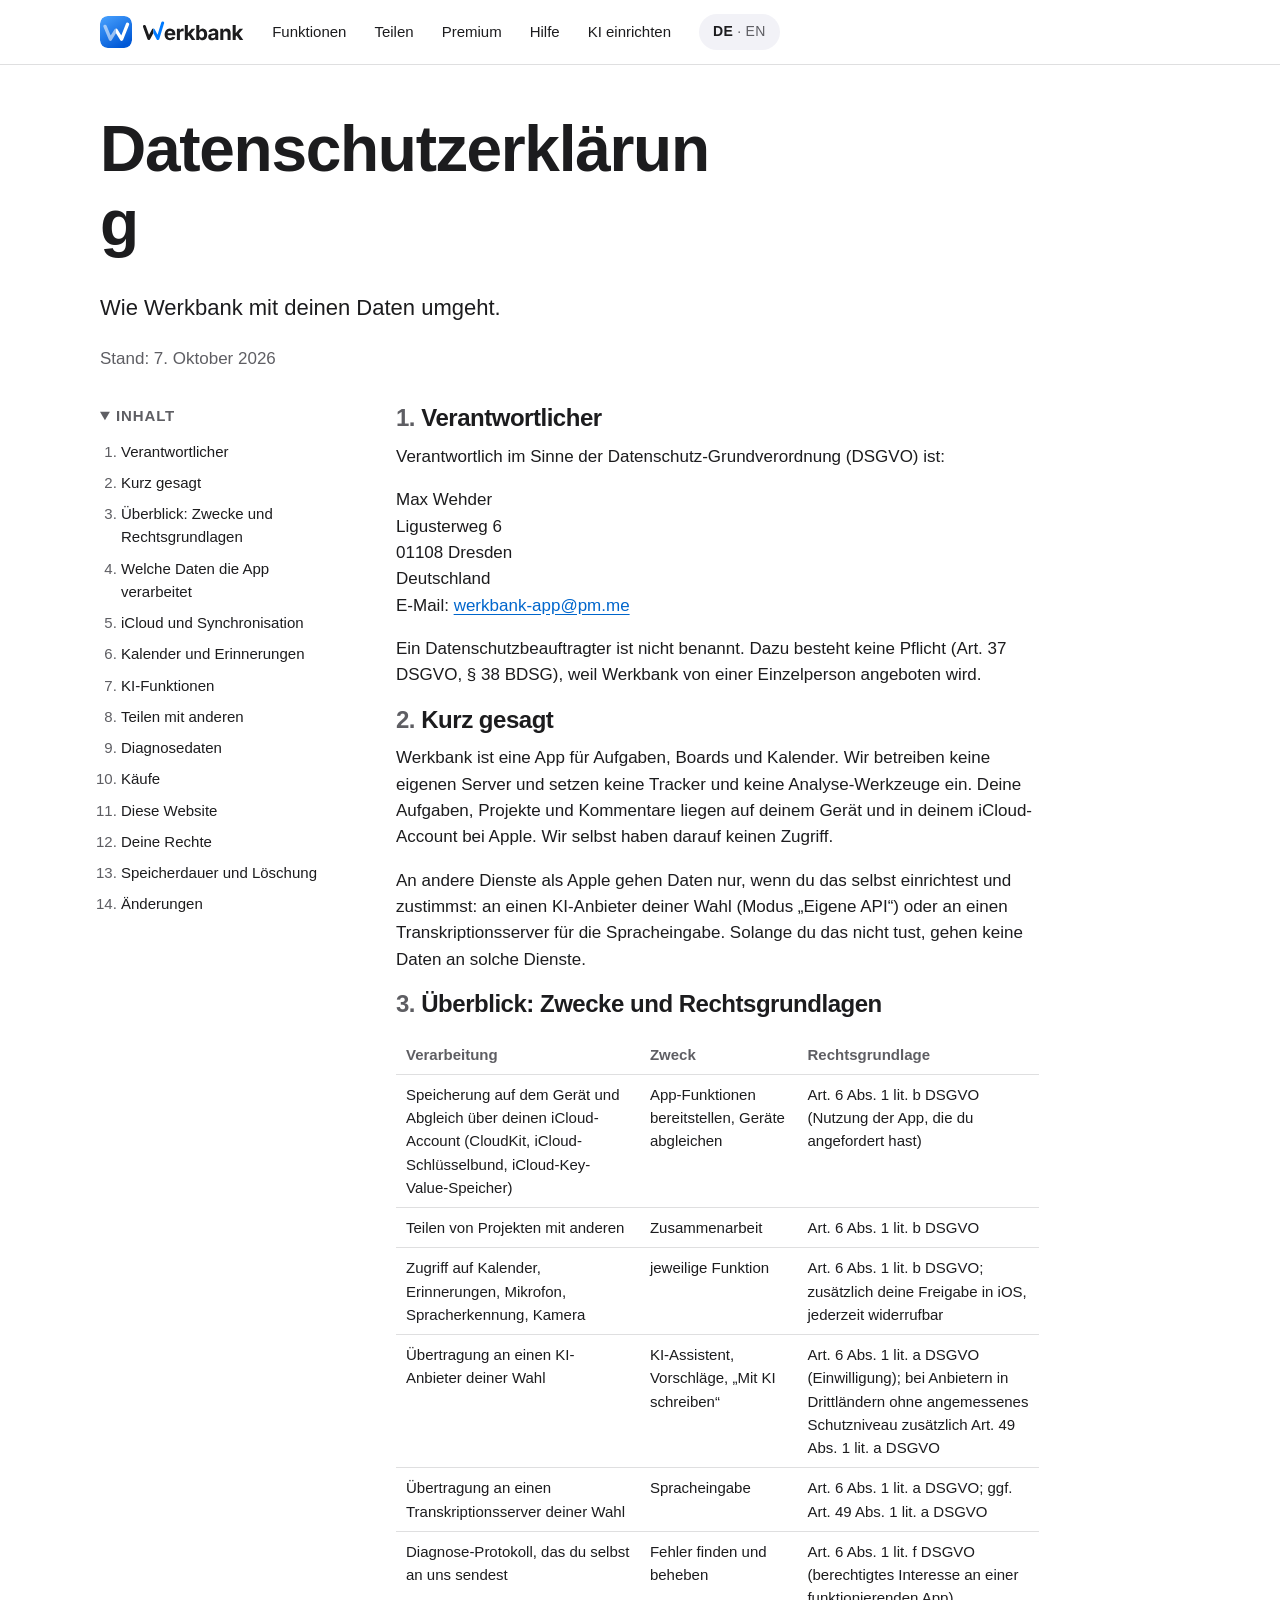
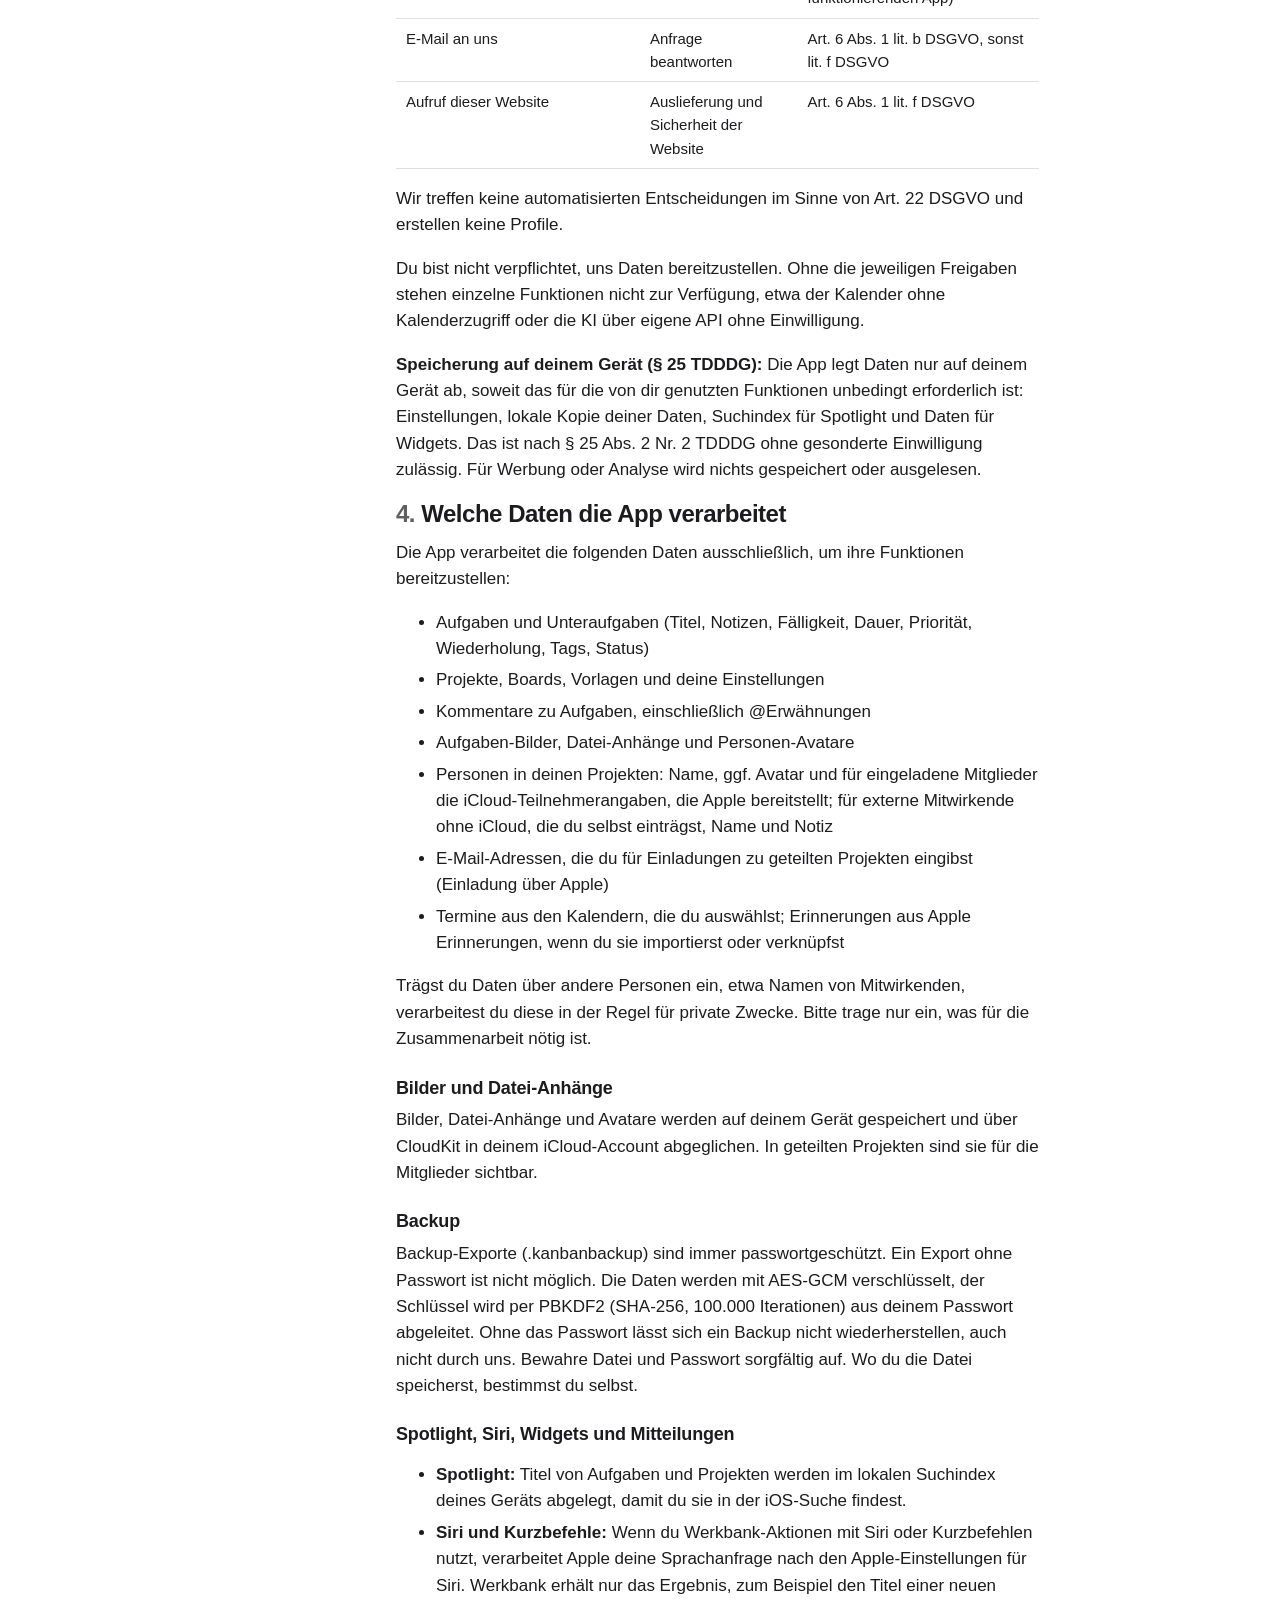
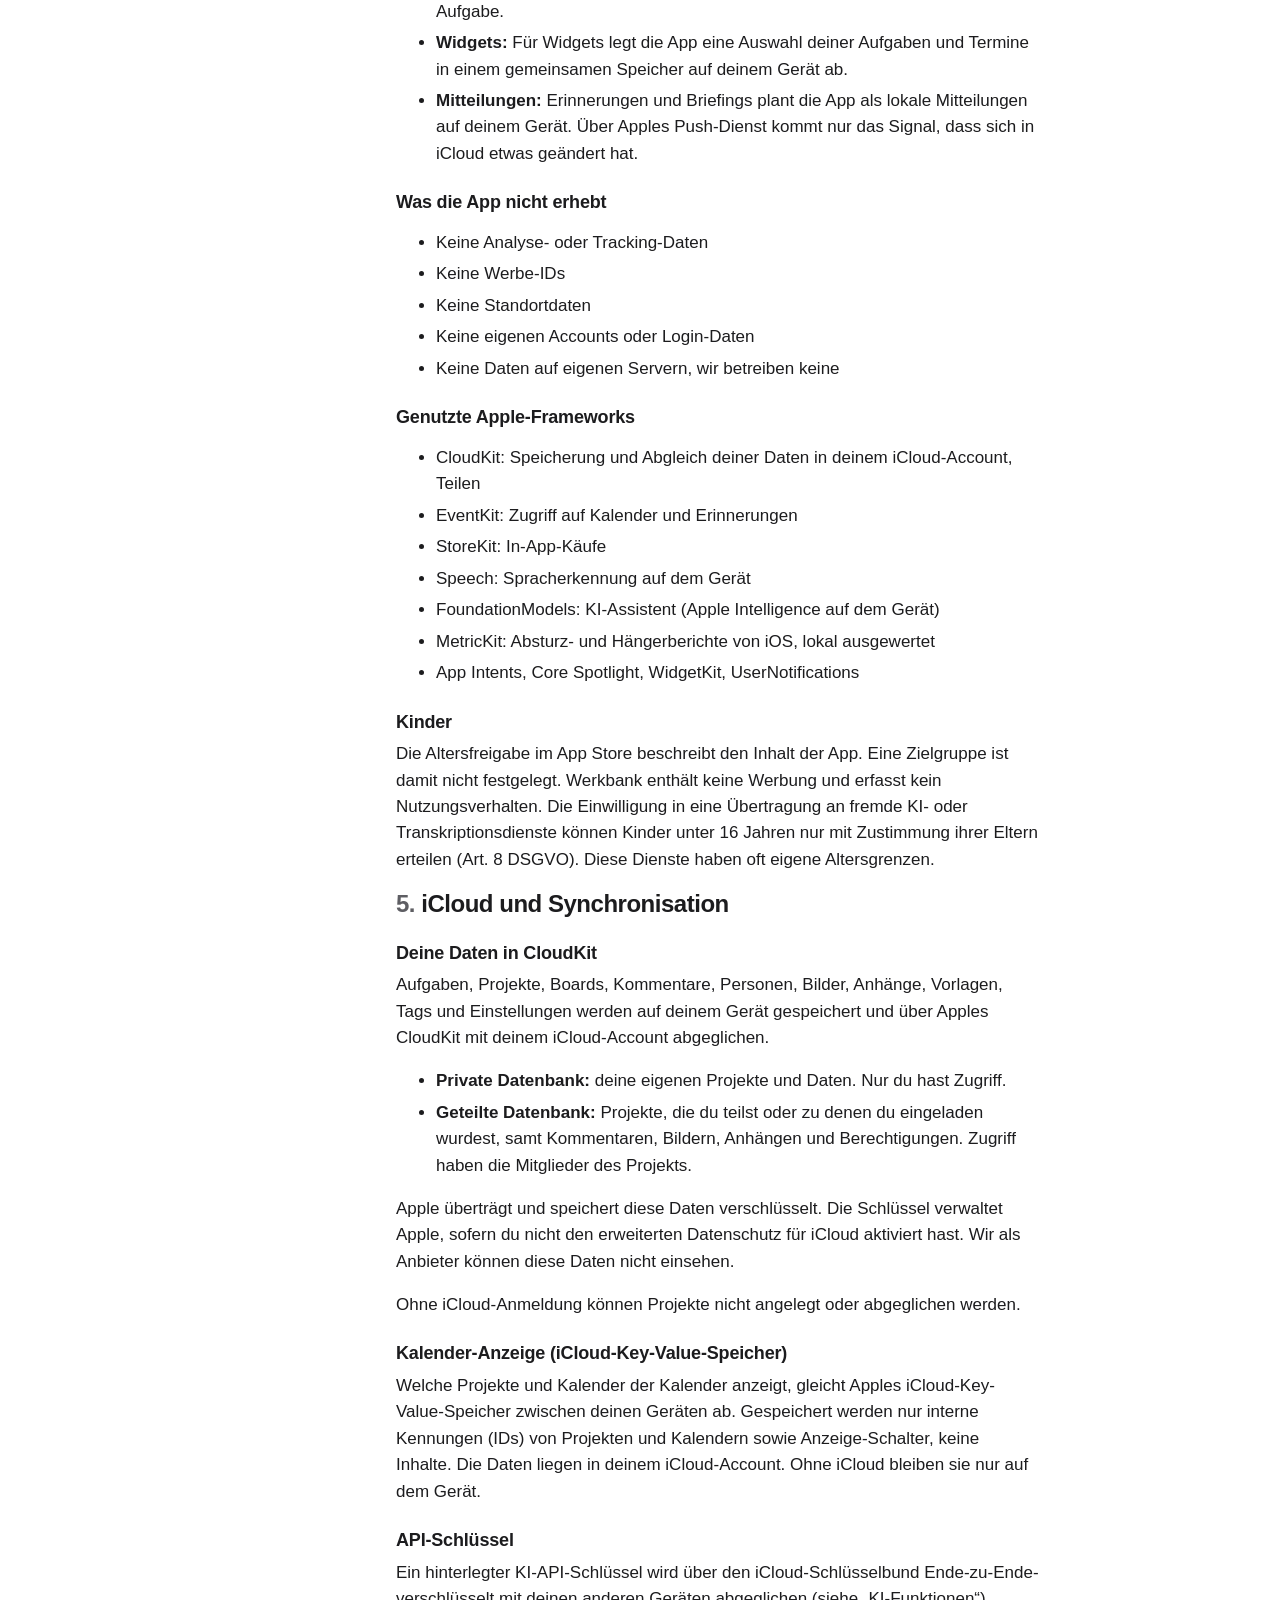
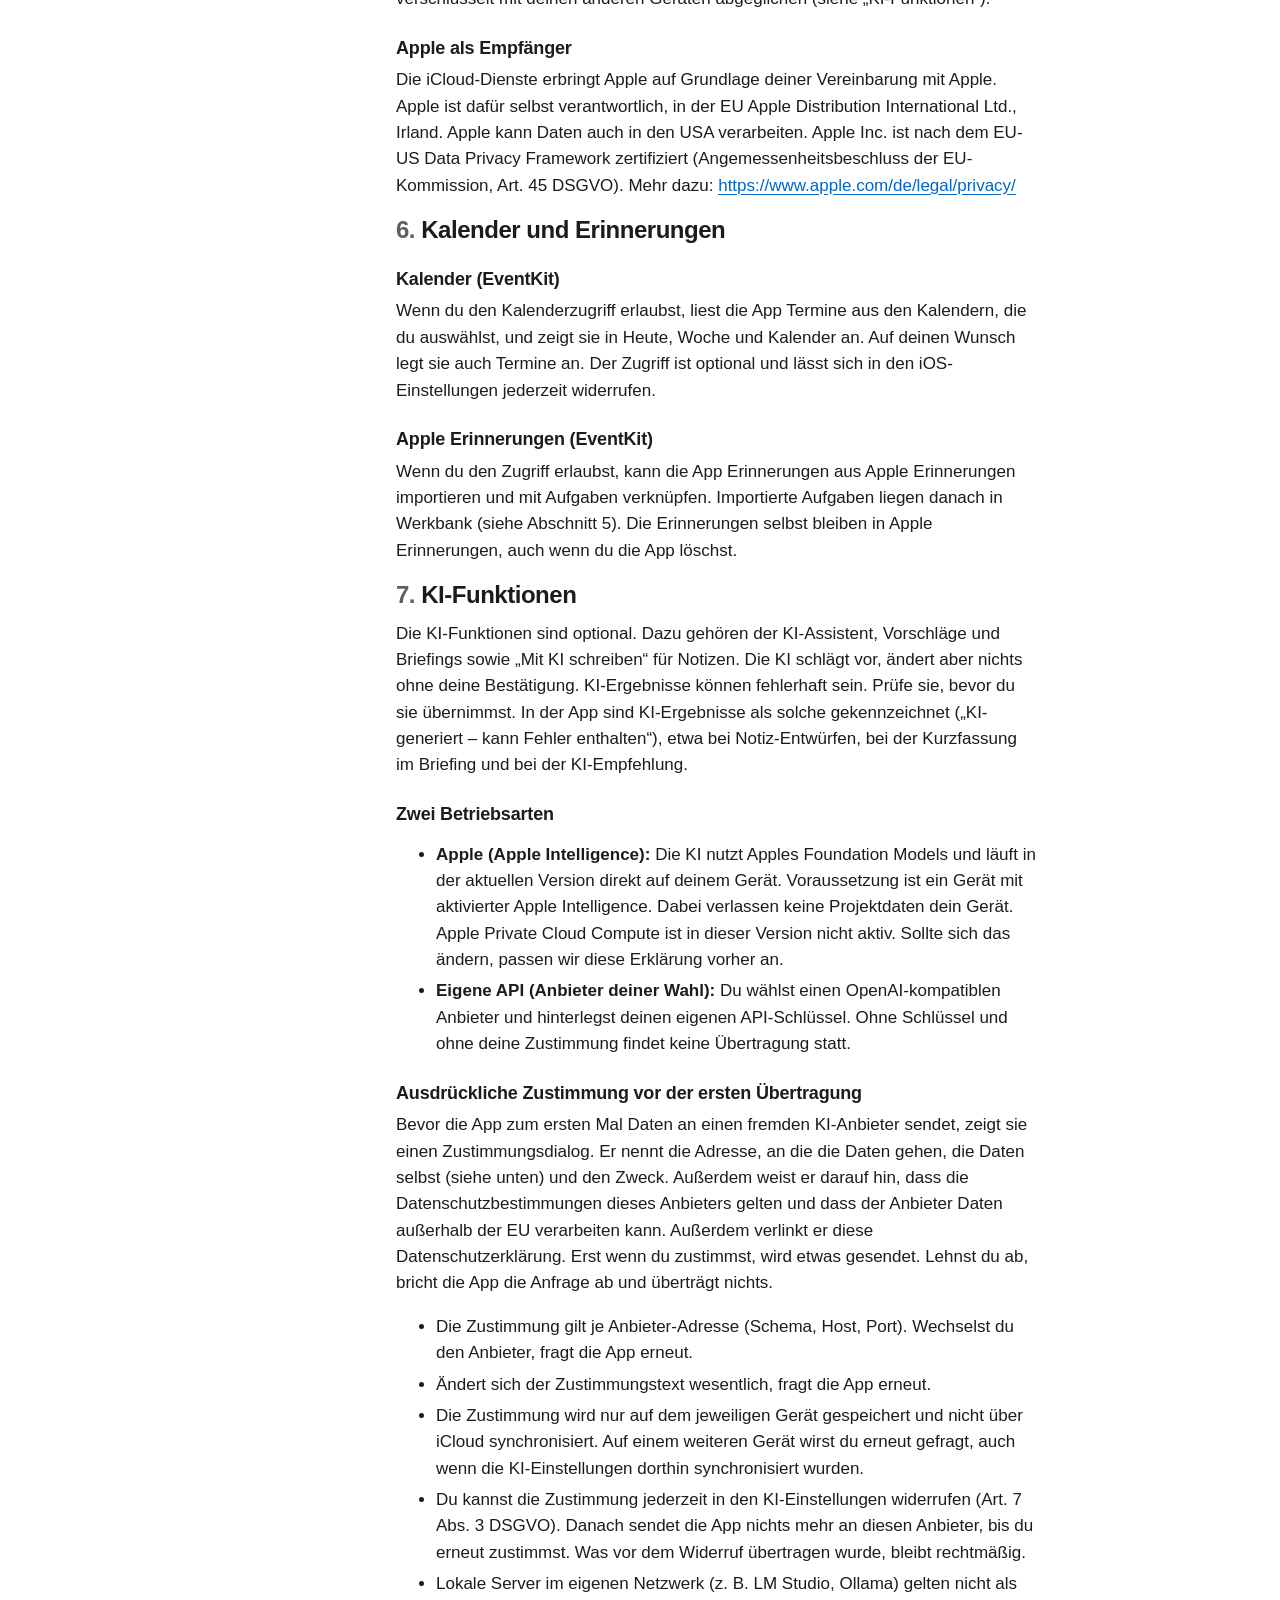
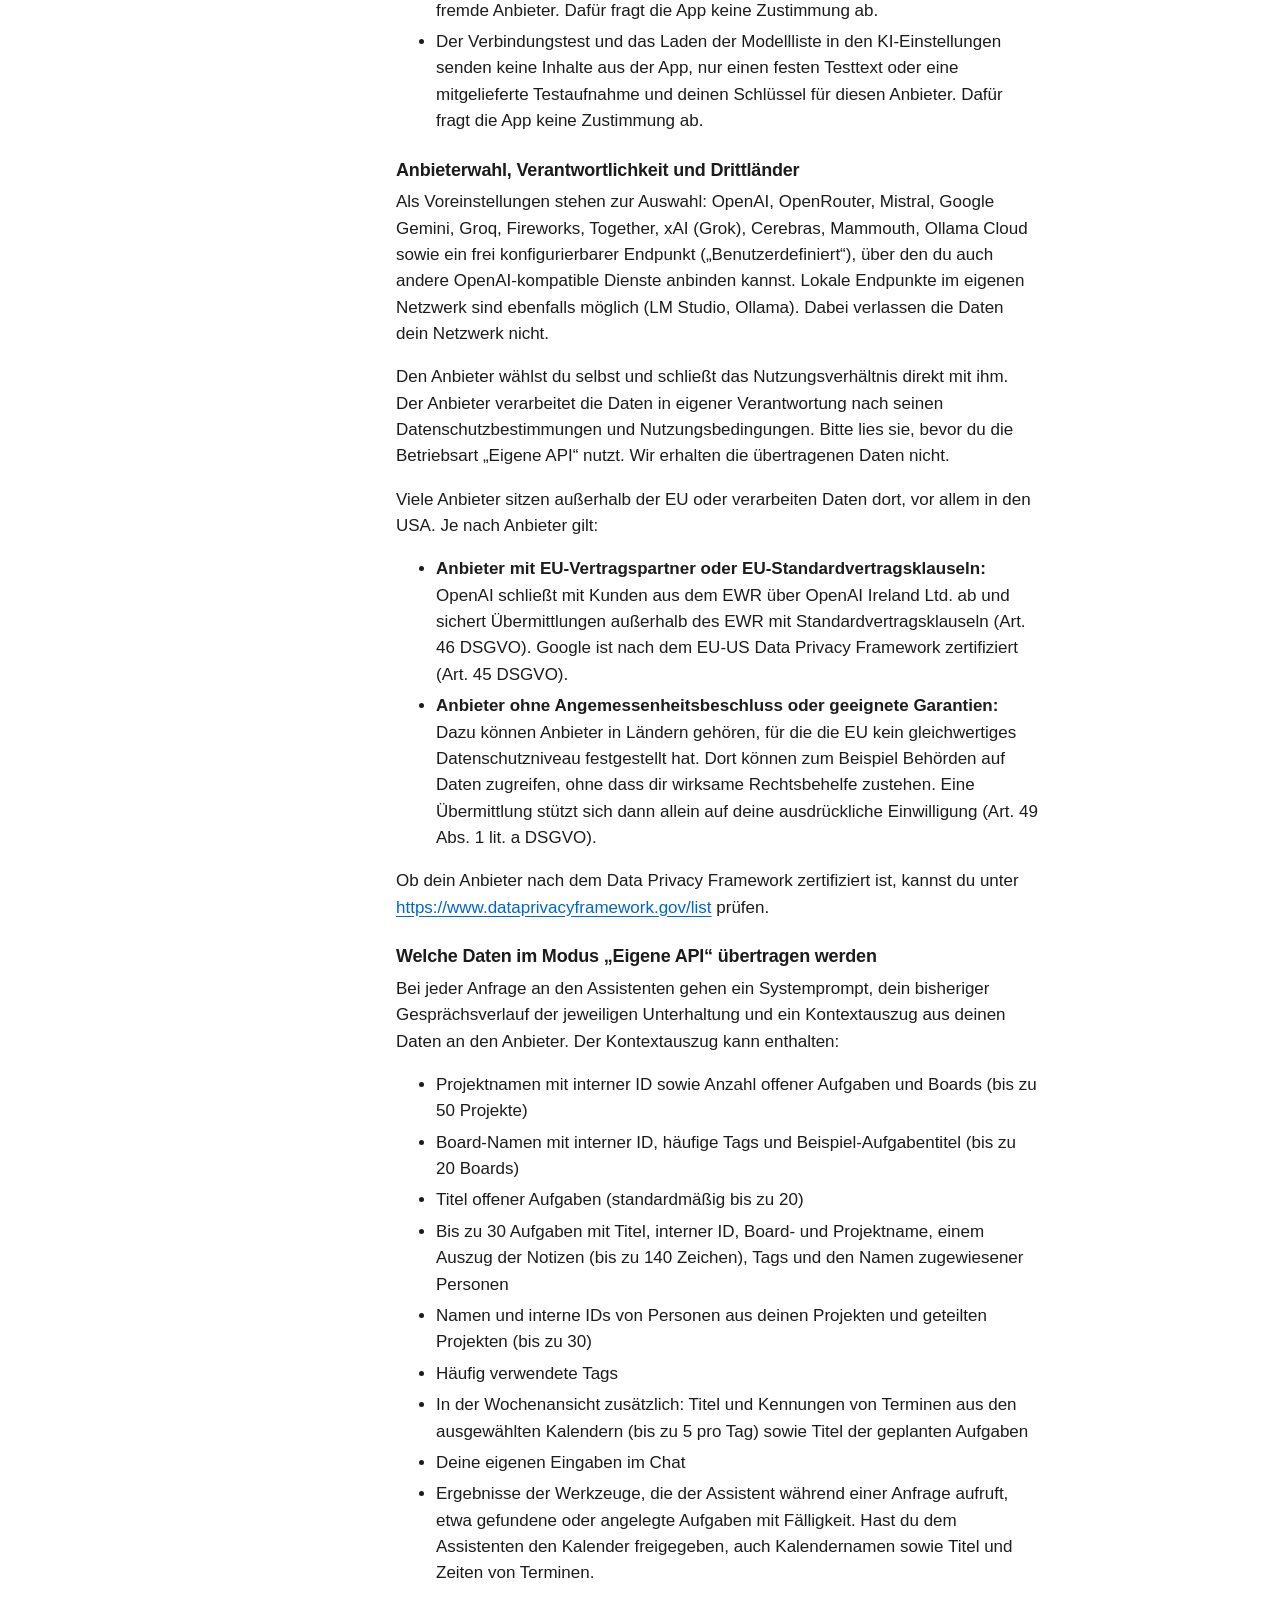
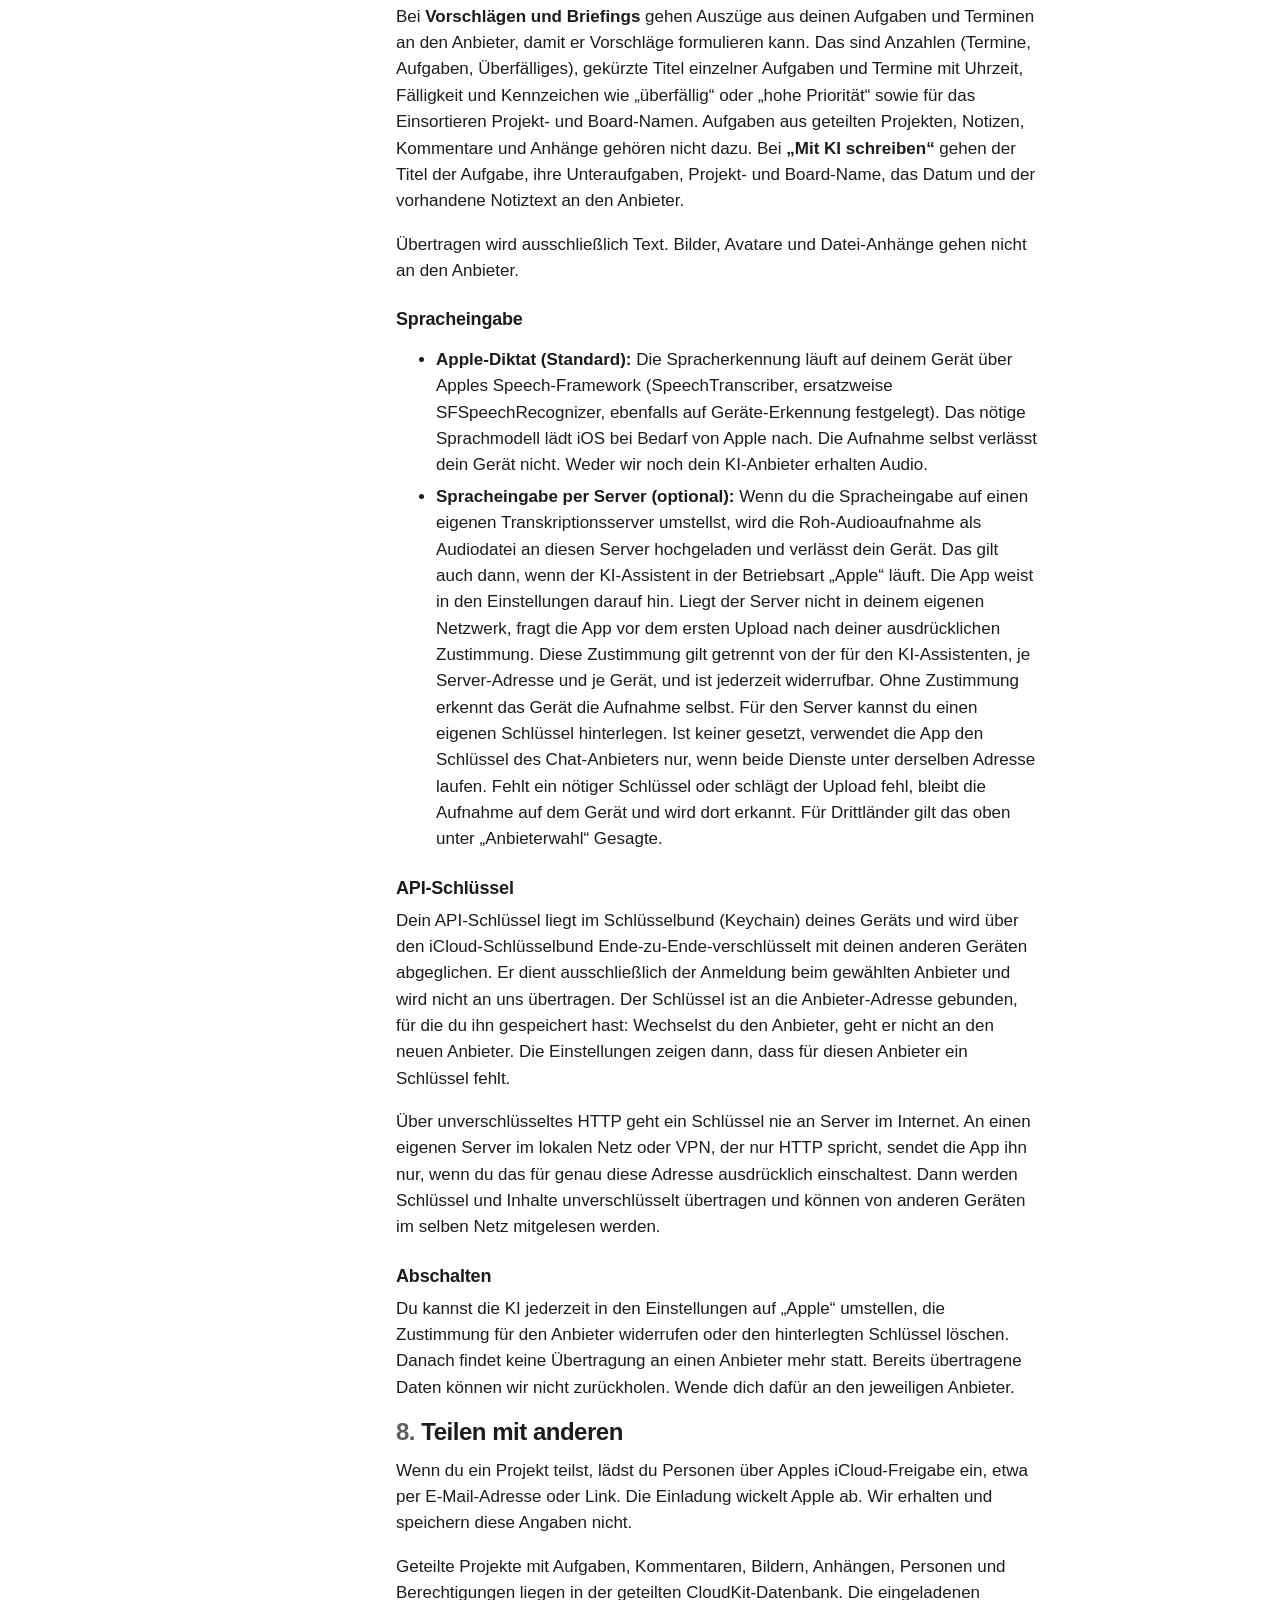
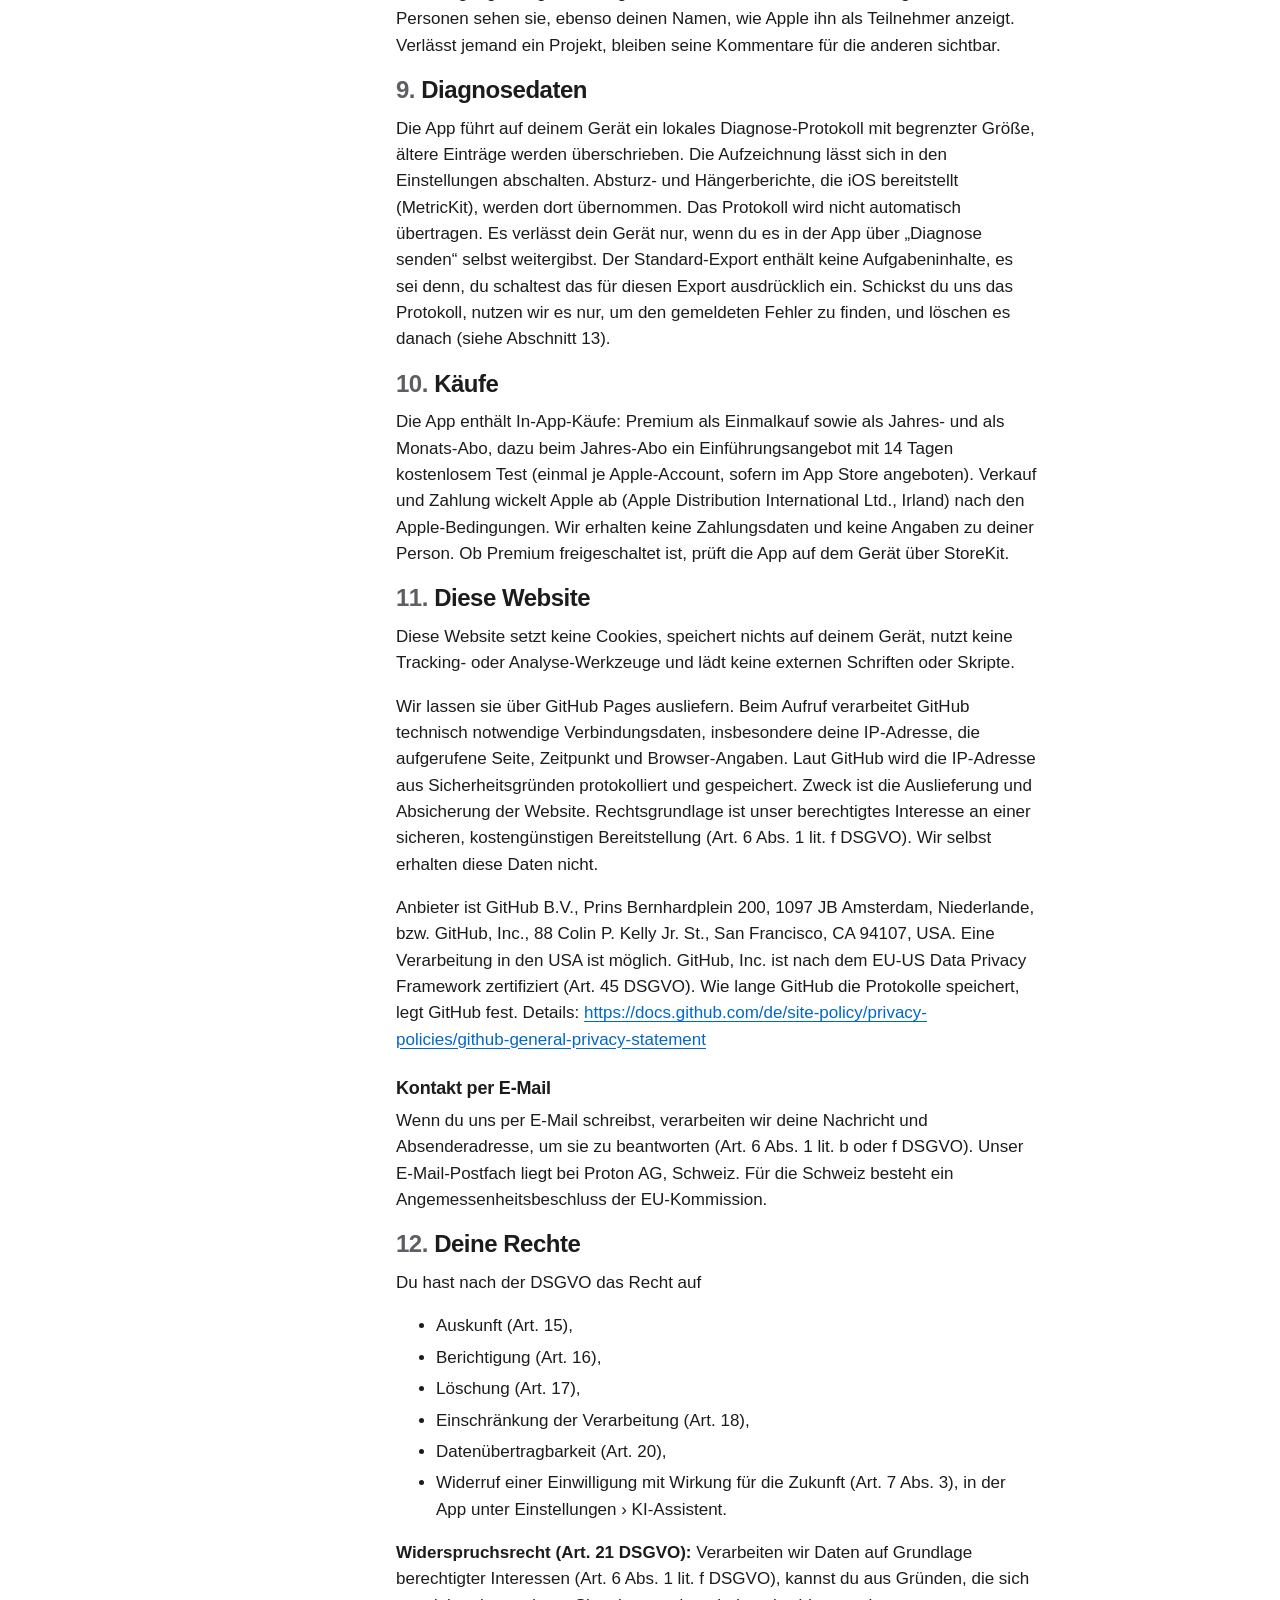
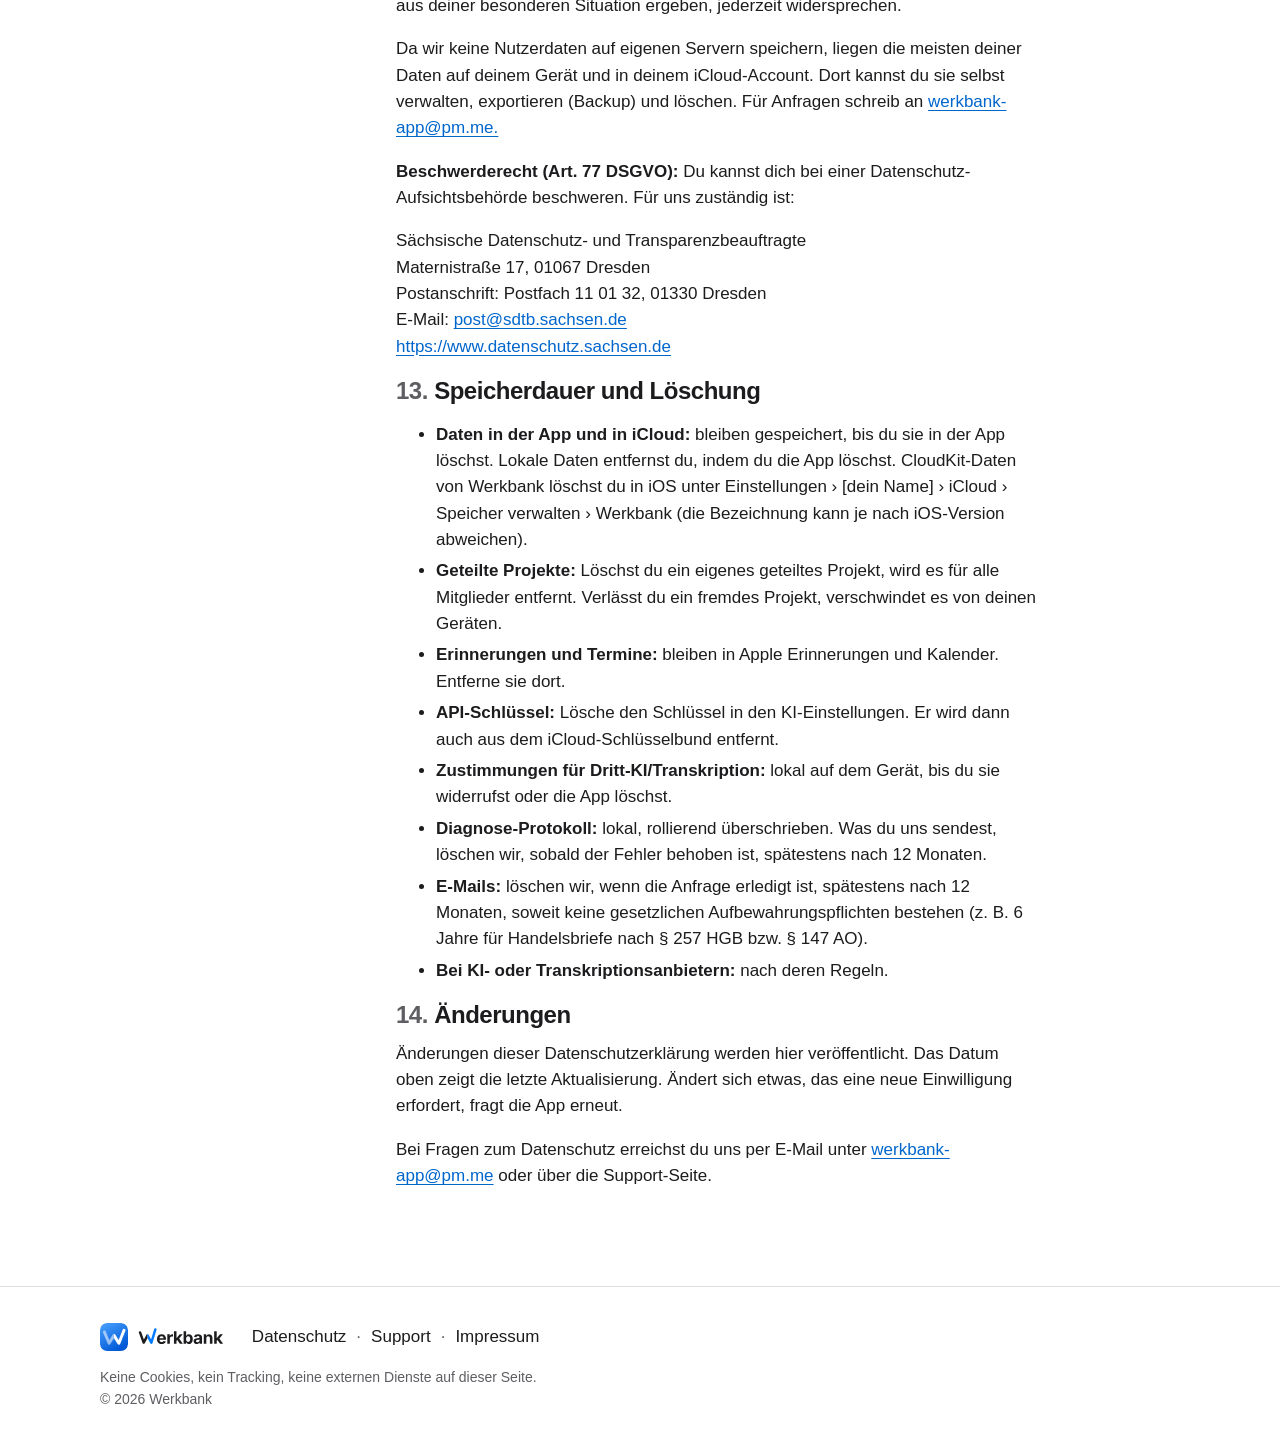
<file: datenschutz.html>
<!doctype html>
<html lang="de">
<head>
<meta charset="utf-8">
<meta name="viewport" content="width=device-width, initial-scale=1, viewport-fit=cover">
<title>Datenschutz – Werkbank</title>
<meta name="description" content="Werkbank für iPhone, iPad und Mac: Aufgaben, Boards und Kalender an einem Ort – mit KI, die mitdenkt und deine Daten respektiert.">
<meta name="color-scheme" content="light dark">
<meta name="theme-color" content="#ffffff" media="(prefers-color-scheme: light)">
<meta name="theme-color" content="#000000" media="(prefers-color-scheme: dark)">
<link rel="icon" href="assets/app-icon.svg" type="image/svg+xml">
<link rel="apple-touch-icon" href="assets/apple-touch-icon.png">
<link rel="alternate" hreflang="en" href="en/datenschutz.html">
<link rel="stylesheet" href="assets/site.css">
<script src="assets/site.js"></script>
</head>
<body class="page-datenschutz">
<a class="skip" href="#inhalt">Zum Inhalt springen</a>
<header class="top">
<div class="wrap top-in">
<a class="brand" href="index.html" aria-label="Werkbank"><img src="assets/app-icon.svg" alt="" width="32" height="32"><svg class="wm" viewBox="-4 -96.8 493.9 120.8" aria-hidden="true" focusable="false"><path d="M132.16796875 1.07421875Q123.818359375 1.07421875 117.763671875 -2.34375Q111.708984375 -5.76171875 108.4619140625 -12.060546875Q105.21484375 -18.359375 105.21484375 -27.001953125Q105.21484375 -35.44921875 108.4375 -41.796875Q111.66015625 -48.14453125 117.568359375 -51.708984375Q123.4765625 -55.2734375 131.435546875 -55.2734375Q136.806640625 -55.2734375 141.4453125 -53.564453125Q146.083984375 -51.85546875 149.599609375 -48.4130859375Q153.115234375 -44.970703125 155.0927734375 -39.794921875Q157.0703125 -34.619140625 157.0703125 -27.587890625V-23.486328125H119.716796875Q119.86328125 -19.3359375 121.328125 -16.40625Q122.890625 -13.18359375 125.7470703125 -11.572265625Q128.603515625 -9.9609375 132.412109375 -9.9609375Q135.0 -9.9609375 137.099609375 -10.693359375Q139.19921875 -11.42578125 140.6884765625 -12.8662109375Q142.177734375 -14.306640625 142.958984375 -16.40625L156.240234375 -13.916015625Q154.921875 -9.423828125 151.650390625 -6.0302734375Q148.37890625 -2.63671875 143.4716796875 -0.78125Q138.564453125 1.07421875 132.16796875 1.07421875ZM119.814453125 -32.666015625H142.958984375Q142.666015625 -35.400390625 141.787109375 -37.646484375Q140.46875 -40.771484375 137.9052734375 -42.5048828125Q135.341796875 -44.23828125 131.58203125 -44.23828125Q127.7734375 -44.23828125 125.1123046875 -42.48046875Q122.451171875 -40.72265625 121.083984375 -37.744140625Q120.05859375 -35.44921875 119.814453125 -32.666015625Z M164.580078125 0.0V-54.58984375H178.740234375V-45.068359375H179.326171875Q180.83984375 -50.146484375 184.3798828125 -52.734375Q187.919921875 -55.322265625 192.509765625 -55.322265625Q193.6328125 -55.322265625 194.951171875 -55.2001953125Q196.26953125 -55.078125 197.24609375 -54.833984375V-41.748046875Q196.26953125 -42.08984375 194.4140625 -42.28515625Q192.55859375 -42.48046875 190.8984375 -42.48046875Q187.578125 -42.48046875 184.892578125 -41.0400390625Q182.20703125 -39.599609375 180.7177734375 -37.0361328125Q179.228515625 -34.47265625 179.228515625 -31.0546875V0.0Z M202.802734375 0.0V-72.75390625H217.451171875V-33.59375H218.28125L236.15234375 -54.58984375H253.095703125L232.685546875 -30.859375L254.12109375 0.0H236.884765625L221.650390625 -22.216796875L217.451171875 -17.529296875V0.0Z M288.876953125 0.927734375Q284.43359375 0.927734375 281.357421875 -0.5859375Q278.28125 -2.099609375 276.3525390625 -4.3212890625Q274.423828125 -6.54296875 273.3984375 -8.740234375H272.71484375V0.0H258.310546875V-72.75390625H272.958984375V-45.41015625H273.3984375Q274.423828125 -47.55859375 276.3037109375 -49.853515625Q278.18359375 -52.1484375 281.259765625 -53.7109375Q284.3359375 -55.2734375 288.974609375 -55.2734375Q295.029296875 -55.2734375 300.05859375 -52.1484375Q305.087890625 -49.0234375 308.0908203125 -42.7734375Q311.09375 -36.5234375 311.09375 -27.197265625Q311.09375 -18.115234375 308.1640625 -11.8408203125Q305.234375 -5.56640625 300.205078125 -2.3193359375Q295.17578125 0.927734375 288.876953125 0.927734375ZM284.384765625 -10.83984375Q288.193359375 -10.83984375 290.8056640625 -12.939453125Q293.41796875 -15.0390625 294.7607421875 -18.75Q296.103515625 -22.4609375 296.103515625 -27.24609375Q296.103515625 -32.03125 294.7607421875 -35.693359375Q293.41796875 -39.35546875 290.830078125 -41.455078125Q288.2421875 -43.5546875 284.384765625 -43.5546875Q280.625 -43.5546875 277.98828125 -41.5283203125Q275.3515625 -39.501953125 273.984375 -35.8642578125Q272.6171875 -32.2265625 272.6171875 -27.24609375Q272.6171875 -22.314453125 274.0087890625 -18.6279296875Q275.400390625 -14.94140625 278.037109375 -12.890625Q280.673828125 -10.83984375 284.384765625 -10.83984375Z M334.08203125 1.07421875Q328.90625 1.07421875 324.7802734375 -0.7568359375Q320.654296875 -2.587890625 318.2861328125 -6.2255859375Q315.91796875 -9.86328125 315.91796875 -15.283203125Q315.91796875 -19.82421875 317.6025390625 -22.900390625Q319.287109375 -25.9765625 322.1923828125 -27.83203125Q325.09765625 -29.6875 328.7841796875 -30.6640625Q332.470703125 -31.640625 336.5234375 -32.03125Q341.259765625 -32.51953125 344.1650390625 -32.9345703125Q347.0703125 -33.349609375 348.4130859375 -34.2529296875Q349.755859375 -35.15625 349.755859375 -36.9140625V-37.158203125Q349.755859375 -39.501953125 348.779296875 -41.11328125Q347.802734375 -42.724609375 345.8740234375 -43.5791015625Q343.9453125 -44.43359375 341.2109375 -44.43359375Q338.37890625 -44.43359375 336.279296875 -43.5791015625Q334.1796875 -42.724609375 332.861328125 -41.30859375Q331.54296875 -39.892578125 330.908203125 -38.134765625L317.48046875 -40.33203125Q318.896484375 -45.1171875 322.16796875 -48.4375Q325.439453125 -51.7578125 330.2978515625 -53.515625Q335.15625 -55.2734375 341.259765625 -55.2734375Q345.654296875 -55.2734375 349.8046875 -54.2236328125Q353.955078125 -53.173828125 357.2509765625 -50.9765625Q360.546875 -48.779296875 362.4755859375 -45.2392578125Q364.404296875 -41.69921875 364.404296875 -36.767578125V0.0H350.537109375V-7.568359375H350.048828125Q348.73046875 -5.029296875 346.533203125 -3.1005859375Q344.3359375 -1.171875 341.2353515625 -0.048828125Q338.134765625 1.07421875 334.08203125 1.07421875ZM338.232421875 -9.228515625Q341.69921875 -9.228515625 344.3115234375 -10.595703125Q346.923828125 -11.962890625 348.388671875 -14.306640625Q349.853515625 -16.650390625 349.853515625 -19.53125V-25.439453125Q349.21875 -24.951171875 347.900390625 -24.560546875Q346.58203125 -24.169921875 344.970703125 -23.876953125Q343.359375 -23.583984375 341.796875 -23.33984375Q340.234375 -23.095703125 339.013671875 -22.94921875Q336.328125 -22.55859375 334.27734375 -21.6796875Q332.2265625 -20.80078125 331.103515625 -19.3603515625Q329.98046875 -17.919921875 329.98046875 -15.673828125Q329.98046875 -13.57421875 331.0546875 -12.1337890625Q332.12890625 -10.693359375 333.984375 -9.9609375Q335.83984375 -9.228515625 338.232421875 -9.228515625Z M389.052734375 -31.591796875V0.0H374.404296875V-54.58984375H388.22265625L388.41796875 -43.310546875Q390.517578125 -48.486328125 394.130859375 -51.5625Q398.4765625 -55.2734375 405.41015625 -55.2734375Q411.07421875 -55.2734375 415.2978515625 -52.8076171875Q419.521484375 -50.341796875 421.8408203125 -45.7275390625Q424.16015625 -41.11328125 424.16015625 -34.716796875V0.0H409.51171875V-32.177734375Q409.51171875 -37.255859375 406.8994140625 -40.13671875Q404.287109375 -43.017578125 399.6484375 -43.017578125Q396.572265625 -43.017578125 394.1552734375 -41.6748046875Q391.73828125 -40.33203125 390.3955078125 -37.79296875Q389.052734375 -35.25390625 389.052734375 -31.591796875Z M434.16015625 0.0V-72.75390625H448.80859375V-33.59375H449.638671875L467.509765625 -54.58984375H484.453125L464.04296875 -30.859375L485.478515625 0.0H468.2421875L453.0078125 -22.216796875L448.80859375 -17.529296875V0.0Z" fill="currentColor"/><clipPath id="whL"><rect x="-10000" y="-10000" width="10050.83" height="20000"/></clipPath><clipPath id="whR"><rect x="50.83" y="-10000" width="10000" height="20000"/></clipPath><path d="M7.81 -65.65 L28.80 -7.10 L50.83 -48.58 L72.87 -7.10 L95.95 -82.69" stroke="currentColor" stroke-opacity="1.0" fill="none" stroke-width="14.20" stroke-linecap="round" stroke-linejoin="round" clip-path="url(#whL)"/><path d="M7.81 -65.65 L28.80 -7.10 L50.83 -48.58 L72.87 -7.10 L95.95 -82.69" stroke="currentColor" class="wm-acc" fill="none" stroke-width="14.20" stroke-linecap="round" stroke-linejoin="round" clip-path="url(#whR)"/></svg></a>
<nav aria-label="Hauptnavigation"><ul class="nav"><li><a href="index.html#funktionen">Funktionen</a></li><li><a href="index.html#teilen">Teilen</a></li><li><a href="index.html#premium">Premium</a></li><li><a href="hilfe.html">Hilfe</a></li><li><a href="ki-setup.html">KI einrichten</a></li></ul></nav>
<a class="lang" href="en/datenschutz.html" hreflang="en" lang="en" aria-label="English"><span aria-hidden="true"><b>DE</b> · EN</span></a>
</div>
</header>
<main id="inhalt">
<div class="wrap doc">
<header class="doc-head"><h1>Datenschutzerklärung</h1><p class="lead">Wie Werkbank mit deinen Daten umgeht.</p><p class="muted">Stand: 7. Oktober 2026</p></header>
<div class="doc-grid">
<nav class="toc" aria-labelledby="toc-h"><details open><summary id="toc-h">Inhalt</summary><ol><li><a href="#verantwortlicher">Verantwortlicher</a></li><li><a href="#kurz-gesagt">Kurz gesagt</a></li><li><a href="#ueberblick-zwecke-und-rechtsgrundlagen">Überblick: Zwecke und Rechtsgrundlagen</a></li><li><a href="#welche-daten-die-app-verarbeitet">Welche Daten die App verarbeitet</a></li><li><a href="#icloud-und-synchronisation">iCloud und Synchronisation</a></li><li><a href="#kalender-und-erinnerungen">Kalender und Erinnerungen</a></li><li><a href="#ki-funktionen">KI-Funktionen</a></li><li><a href="#teilen-mit-anderen">Teilen mit anderen</a></li><li><a href="#diagnosedaten">Diagnosedaten</a></li><li><a href="#kaeufe">Käufe</a></li><li><a href="#diese-website">Diese Website</a></li><li><a href="#deine-rechte">Deine Rechte</a></li><li><a href="#speicherdauer-und-loeschung">Speicherdauer und Löschung</a></li><li><a href="#aenderungen">Änderungen</a></li></ol></details></nav>
<article class="prose"><section id="verantwortlicher"><h2><span class="num">1.</span> Verantwortlicher</h2>
<p>Verantwortlich im Sinne der Datenschutz-Grundverordnung (DSGVO) ist:</p>
<p>Max Wehder<br>Ligusterweg 6<br>01108 Dresden<br>Deutschland<br>E-Mail: <a href="mailto:werkbank-app@pm.me">werkbank-app@pm.me</a></p>
<p>Ein Datenschutzbeauftragter ist nicht benannt. Dazu besteht keine Pflicht (Art. 37 DSGVO, § 38 BDSG), weil Werkbank von einer Einzelperson angeboten wird.</p>
</section>
<section id="kurz-gesagt"><h2><span class="num">2.</span> Kurz gesagt</h2>
<p>Werkbank ist eine App für Aufgaben, Boards und Kalender. Wir betreiben keine eigenen Server und setzen keine Tracker und keine Analyse-Werkzeuge ein. Deine Aufgaben, Projekte und Kommentare liegen auf deinem Gerät und in deinem iCloud-Account bei Apple. Wir selbst haben darauf keinen Zugriff.</p>
<p>An andere Dienste als Apple gehen Daten nur, wenn du das selbst einrichtest und zustimmst: an einen KI-Anbieter deiner Wahl (Modus „Eigene API“) oder an einen Transkriptionsserver für die Spracheingabe. Solange du das nicht tust, gehen keine Daten an solche Dienste.</p>
</section>
<section id="ueberblick-zwecke-und-rechtsgrundlagen"><h2><span class="num">3.</span> Überblick: Zwecke und Rechtsgrundlagen</h2>
<div class="table-wrap"><table><thead><tr><th scope="col">Verarbeitung</th><th scope="col">Zweck</th><th scope="col">Rechtsgrundlage</th></tr></thead><tbody><tr><td>Speicherung auf dem Gerät und Abgleich über deinen iCloud-Account (CloudKit, iCloud-Schlüsselbund, iCloud-Key-Value-Speicher)</td><td>App-Funktionen bereitstellen, Geräte abgleichen</td><td>Art. 6 Abs. 1 lit. b DSGVO (Nutzung der App, die du angefordert hast)</td></tr><tr><td>Teilen von Projekten mit anderen</td><td>Zusammenarbeit</td><td>Art. 6 Abs. 1 lit. b DSGVO</td></tr><tr><td>Zugriff auf Kalender, Erinnerungen, Mikrofon, Spracherkennung, Kamera</td><td>jeweilige Funktion</td><td>Art. 6 Abs. 1 lit. b DSGVO; zusätzlich deine Freigabe in iOS, jederzeit widerrufbar</td></tr><tr><td>Übertragung an einen KI-Anbieter deiner Wahl</td><td>KI-Assistent, Vorschläge, „Mit KI schreiben“</td><td>Art. 6 Abs. 1 lit. a DSGVO (Einwilligung); bei Anbietern in Drittländern ohne angemessenes Schutzniveau zusätzlich Art. 49 Abs. 1 lit. a DSGVO</td></tr><tr><td>Übertragung an einen Transkriptionsserver deiner Wahl</td><td>Spracheingabe</td><td>Art. 6 Abs. 1 lit. a DSGVO; ggf. Art. 49 Abs. 1 lit. a DSGVO</td></tr><tr><td>Diagnose-Protokoll, das du selbst an uns sendest</td><td>Fehler finden und beheben</td><td>Art. 6 Abs. 1 lit. f DSGVO (berechtigtes Interesse an einer funktionierenden App)</td></tr><tr><td>E-Mail an uns</td><td>Anfrage beantworten</td><td>Art. 6 Abs. 1 lit. b DSGVO, sonst lit. f DSGVO</td></tr><tr><td>Aufruf dieser Website</td><td>Auslieferung und Sicherheit der Website</td><td>Art. 6 Abs. 1 lit. f DSGVO</td></tr></tbody></table></div>
<p>Wir treffen keine automatisierten Entscheidungen im Sinne von Art. 22 DSGVO und erstellen keine Profile.</p>
<p>Du bist nicht verpflichtet, uns Daten bereitzustellen. Ohne die jeweiligen Freigaben stehen einzelne Funktionen nicht zur Verfügung, etwa der Kalender ohne Kalenderzugriff oder die KI über eigene API ohne Einwilligung.</p>
<p><strong>Speicherung auf deinem Gerät (§ 25 TDDDG):</strong> Die App legt Daten nur auf deinem Gerät ab, soweit das für die von dir genutzten Funktionen unbedingt erforderlich ist: Einstellungen, lokale Kopie deiner Daten, Suchindex für Spotlight und Daten für Widgets. Das ist nach § 25 Abs. 2 Nr. 2 TDDDG ohne gesonderte Einwilligung zulässig. Für Werbung oder Analyse wird nichts gespeichert oder ausgelesen.</p>
</section>
<section id="welche-daten-die-app-verarbeitet"><h2><span class="num">4.</span> Welche Daten die App verarbeitet</h2>
<p>Die App verarbeitet die folgenden Daten ausschließlich, um ihre Funktionen bereitzustellen:</p>
<ul><li>Aufgaben und Unteraufgaben (Titel, Notizen, Fälligkeit, Dauer, Priorität, Wiederholung, Tags, Status)</li><li>Projekte, Boards, Vorlagen und deine Einstellungen</li><li>Kommentare zu Aufgaben, einschließlich @Erwähnungen</li><li>Aufgaben-Bilder, Datei-Anhänge und Personen-Avatare</li><li>Personen in deinen Projekten: Name, ggf. Avatar und für eingeladene Mitglieder die iCloud-Teilnehmerangaben, die Apple bereitstellt; für externe Mitwirkende ohne iCloud, die du selbst einträgst, Name und Notiz</li><li>E-Mail-Adressen, die du für Einladungen zu geteilten Projekten eingibst (Einladung über Apple)</li><li>Termine aus den Kalendern, die du auswählst; Erinnerungen aus Apple Erinnerungen, wenn du sie importierst oder verknüpfst</li></ul>
<p>Trägst du Daten über andere Personen ein, etwa Namen von Mitwirkenden, verarbeitest du diese in der Regel für private Zwecke. Bitte trage nur ein, was für die Zusammenarbeit nötig ist.</p>
<h3>Bilder und Datei-Anhänge</h3>
<p>Bilder, Datei-Anhänge und Avatare werden auf deinem Gerät gespeichert und über CloudKit in deinem iCloud-Account abgeglichen. In geteilten Projekten sind sie für die Mitglieder sichtbar.</p>
<h3>Backup</h3>
<p>Backup-Exporte (.kanbanbackup) sind immer passwortgeschützt. Ein Export ohne Passwort ist nicht möglich. Die Daten werden mit AES-GCM verschlüsselt, der Schlüssel wird per PBKDF2 (SHA-256, 100.000 Iterationen) aus deinem Passwort abgeleitet. Ohne das Passwort lässt sich ein Backup nicht wiederherstellen, auch nicht durch uns. Bewahre Datei und Passwort sorgfältig auf. Wo du die Datei speicherst, bestimmst du selbst.</p>
<h3>Spotlight, Siri, Widgets und Mitteilungen</h3>
<ul><li><strong>Spotlight:</strong> Titel von Aufgaben und Projekten werden im lokalen Suchindex deines Geräts abgelegt, damit du sie in der iOS-Suche findest.</li><li><strong>Siri und Kurzbefehle:</strong> Wenn du Werkbank-Aktionen mit Siri oder Kurzbefehlen nutzt, verarbeitet Apple deine Sprachanfrage nach den Apple-Einstellungen für Siri. Werkbank erhält nur das Ergebnis, zum Beispiel den Titel einer neuen Aufgabe.</li><li><strong>Widgets:</strong> Für Widgets legt die App eine Auswahl deiner Aufgaben und Termine in einem gemeinsamen Speicher auf deinem Gerät ab.</li><li><strong>Mitteilungen:</strong> Erinnerungen und Briefings plant die App als lokale Mitteilungen auf deinem Gerät. Über Apples Push-Dienst kommt nur das Signal, dass sich in iCloud etwas geändert hat.</li></ul>
<h3>Was die App nicht erhebt</h3>
<ul><li>Keine Analyse- oder Tracking-Daten</li><li>Keine Werbe-IDs</li><li>Keine Standortdaten</li><li>Keine eigenen Accounts oder Login-Daten</li><li>Keine Daten auf eigenen Servern, wir betreiben keine</li></ul>
<h3>Genutzte Apple-Frameworks</h3>
<ul><li>CloudKit: Speicherung und Abgleich deiner Daten in deinem iCloud-Account, Teilen</li><li>EventKit: Zugriff auf Kalender und Erinnerungen</li><li>StoreKit: In-App-Käufe</li><li>Speech: Spracherkennung auf dem Gerät</li><li>FoundationModels: KI-Assistent (Apple Intelligence auf dem Gerät)</li><li>MetricKit: Absturz- und Hängerberichte von iOS, lokal ausgewertet</li><li>App Intents, Core Spotlight, WidgetKit, UserNotifications</li></ul>
<h3>Kinder</h3>
<p>Die Altersfreigabe im App Store beschreibt den Inhalt der App. Eine Zielgruppe ist damit nicht festgelegt. Werkbank enthält keine Werbung und erfasst kein Nutzungsverhalten. Die Einwilligung in eine Übertragung an fremde KI- oder Transkriptionsdienste können Kinder unter 16 Jahren nur mit Zustimmung ihrer Eltern erteilen (Art. 8 DSGVO). Diese Dienste haben oft eigene Altersgrenzen.</p>
</section>
<section id="icloud-und-synchronisation"><h2><span class="num">5.</span> iCloud und Synchronisation</h2>
<h3>Deine Daten in CloudKit</h3>
<p>Aufgaben, Projekte, Boards, Kommentare, Personen, Bilder, Anhänge, Vorlagen, Tags und Einstellungen werden auf deinem Gerät gespeichert und über Apples CloudKit mit deinem iCloud-Account abgeglichen.</p>
<ul><li><strong>Private Datenbank:</strong> deine eigenen Projekte und Daten. Nur du hast Zugriff.</li><li><strong>Geteilte Datenbank:</strong> Projekte, die du teilst oder zu denen du eingeladen wurdest, samt Kommentaren, Bildern, Anhängen und Berechtigungen. Zugriff haben die Mitglieder des Projekts.</li></ul>
<p>Apple überträgt und speichert diese Daten verschlüsselt. Die Schlüssel verwaltet Apple, sofern du nicht den erweiterten Datenschutz für iCloud aktiviert hast. Wir als Anbieter können diese Daten nicht einsehen.</p>
<p>Ohne iCloud-Anmeldung können Projekte nicht angelegt oder abgeglichen werden.</p>
<h3>Kalender-Anzeige (iCloud-Key-Value-Speicher)</h3>
<p>Welche Projekte und Kalender der Kalender anzeigt, gleicht Apples iCloud-Key-Value-Speicher zwischen deinen Geräten ab. Gespeichert werden nur interne Kennungen (IDs) von Projekten und Kalendern sowie Anzeige-Schalter, keine Inhalte. Die Daten liegen in deinem iCloud-Account. Ohne iCloud bleiben sie nur auf dem Gerät.</p>
<h3>API-Schlüssel</h3>
<p>Ein hinterlegter KI-API-Schlüssel wird über den iCloud-Schlüsselbund Ende-zu-Ende-verschlüsselt mit deinen anderen Geräten abgeglichen (siehe „KI-Funktionen“).</p>
<h3>Apple als Empfänger</h3>
<p>Die iCloud-Dienste erbringt Apple auf Grundlage deiner Vereinbarung mit Apple. Apple ist dafür selbst verantwortlich, in der EU Apple Distribution International Ltd., Irland. Apple kann Daten auch in den USA verarbeiten. Apple Inc. ist nach dem EU-US Data Privacy Framework zertifiziert (Angemessenheitsbeschluss der EU-Kommission, Art. 45 DSGVO). Mehr dazu: <a href="https://www.apple.com/de/legal/privacy/">https://www.apple.com/de/legal/privacy/</a></p>
</section>
<section id="kalender-und-erinnerungen"><h2><span class="num">6.</span> Kalender und Erinnerungen</h2>
<h3>Kalender (EventKit)</h3>
<p>Wenn du den Kalenderzugriff erlaubst, liest die App Termine aus den Kalendern, die du auswählst, und zeigt sie in Heute, Woche und Kalender an. Auf deinen Wunsch legt sie auch Termine an. Der Zugriff ist optional und lässt sich in den iOS-Einstellungen jederzeit widerrufen.</p>
<h3>Apple Erinnerungen (EventKit)</h3>
<p>Wenn du den Zugriff erlaubst, kann die App Erinnerungen aus Apple Erinnerungen importieren und mit Aufgaben verknüpfen. Importierte Aufgaben liegen danach in Werkbank (siehe Abschnitt 5). Die Erinnerungen selbst bleiben in Apple Erinnerungen, auch wenn du die App löschst.</p>
</section>
<section id="ki-funktionen"><h2><span class="num">7.</span> KI-Funktionen</h2>
<p>Die KI-Funktionen sind optional. Dazu gehören der KI-Assistent, Vorschläge und Briefings sowie „Mit KI schreiben“ für Notizen. Die KI schlägt vor, ändert aber nichts ohne deine Bestätigung. KI-Ergebnisse können fehlerhaft sein. Prüfe sie, bevor du sie übernimmst. In der App sind KI-Ergebnisse als solche gekennzeichnet („KI-generiert – kann Fehler enthalten“), etwa bei Notiz-Entwürfen, bei der Kurzfassung im Briefing und bei der KI-Empfehlung.</p>
<h3>Zwei Betriebsarten</h3>
<ul><li><strong>Apple (Apple Intelligence):</strong> Die KI nutzt Apples Foundation Models und läuft in der aktuellen Version direkt auf deinem Gerät. Voraussetzung ist ein Gerät mit aktivierter Apple Intelligence. Dabei verlassen keine Projektdaten dein Gerät. Apple Private Cloud Compute ist in dieser Version nicht aktiv. Sollte sich das ändern, passen wir diese Erklärung vorher an.</li><li><strong>Eigene API (Anbieter deiner Wahl):</strong> Du wählst einen OpenAI-kompatiblen Anbieter und hinterlegst deinen eigenen API-Schlüssel. Ohne Schlüssel und ohne deine Zustimmung findet keine Übertragung statt.</li></ul>
<h3>Ausdrückliche Zustimmung vor der ersten Übertragung</h3>
<p>Bevor die App zum ersten Mal Daten an einen fremden KI-Anbieter sendet, zeigt sie einen Zustimmungsdialog. Er nennt die Adresse, an die die Daten gehen, die Daten selbst (siehe unten) und den Zweck. Außerdem weist er darauf hin, dass die Datenschutzbestimmungen dieses Anbieters gelten und dass der Anbieter Daten außerhalb der EU verarbeiten kann. Außerdem verlinkt er diese Datenschutzerklärung. Erst wenn du zustimmst, wird etwas gesendet. Lehnst du ab, bricht die App die Anfrage ab und überträgt nichts.</p>
<ul><li>Die Zustimmung gilt je Anbieter-Adresse (Schema, Host, Port). Wechselst du den Anbieter, fragt die App erneut.</li><li>Ändert sich der Zustimmungstext wesentlich, fragt die App erneut.</li><li>Die Zustimmung wird nur auf dem jeweiligen Gerät gespeichert und nicht über iCloud synchronisiert. Auf einem weiteren Gerät wirst du erneut gefragt, auch wenn die KI-Einstellungen dorthin synchronisiert wurden.</li><li>Du kannst die Zustimmung jederzeit in den KI-Einstellungen widerrufen (Art. 7 Abs. 3 DSGVO). Danach sendet die App nichts mehr an diesen Anbieter, bis du erneut zustimmst. Was vor dem Widerruf übertragen wurde, bleibt rechtmäßig.</li><li>Lokale Server im eigenen Netzwerk (z. B. LM Studio, Ollama) gelten nicht als fremde Anbieter. Dafür fragt die App keine Zustimmung ab.</li><li>Der Verbindungstest und das Laden der Modellliste in den KI-Einstellungen senden keine Inhalte aus der App, nur einen festen Testtext oder eine mitgelieferte Testaufnahme und deinen Schlüssel für diesen Anbieter. Dafür fragt die App keine Zustimmung ab.</li></ul>
<h3>Anbieterwahl, Verantwortlichkeit und Drittländer</h3>
<p>Als Voreinstellungen stehen zur Auswahl: OpenAI, OpenRouter, Mistral, Google Gemini, Groq, Fireworks, Together, xAI (Grok), Cerebras, Mammouth, Ollama Cloud sowie ein frei konfigurierbarer Endpunkt („Benutzerdefiniert“), über den du auch andere OpenAI-kompatible Dienste anbinden kannst. Lokale Endpunkte im eigenen Netzwerk sind ebenfalls möglich (LM Studio, Ollama). Dabei verlassen die Daten dein Netzwerk nicht.</p>
<p>Den Anbieter wählst du selbst und schließt das Nutzungsverhältnis direkt mit ihm. Der Anbieter verarbeitet die Daten in eigener Verantwortung nach seinen Datenschutzbestimmungen und Nutzungsbedingungen. Bitte lies sie, bevor du die Betriebsart „Eigene API“ nutzt. Wir erhalten die übertragenen Daten nicht.</p>
<p>Viele Anbieter sitzen außerhalb der EU oder verarbeiten Daten dort, vor allem in den USA. Je nach Anbieter gilt:</p>
<ul><li><strong>Anbieter mit EU-Vertragspartner oder EU-Standardvertragsklauseln:</strong> OpenAI schließt mit Kunden aus dem EWR über OpenAI Ireland Ltd. ab und sichert Übermittlungen außerhalb des EWR mit Standardvertragsklauseln (Art. 46 DSGVO). Google ist nach dem EU-US Data Privacy Framework zertifiziert (Art. 45 DSGVO).</li><li><strong>Anbieter ohne Angemessenheitsbeschluss oder geeignete Garantien:</strong> Dazu können Anbieter in Ländern gehören, für die die EU kein gleichwertiges Datenschutzniveau festgestellt hat. Dort können zum Beispiel Behörden auf Daten zugreifen, ohne dass dir wirksame Rechtsbehelfe zustehen. Eine Übermittlung stützt sich dann allein auf deine ausdrückliche Einwilligung (Art. 49 Abs. 1 lit. a DSGVO).</li></ul>
<p>Ob dein Anbieter nach dem Data Privacy Framework zertifiziert ist, kannst du unter <a href="https://www.dataprivacyframework.gov/list">https://www.dataprivacyframework.gov/list</a> prüfen.</p>
<h3>Welche Daten im Modus „Eigene API“ übertragen werden</h3>
<p>Bei jeder Anfrage an den Assistenten gehen ein Systemprompt, dein bisheriger Gesprächsverlauf der jeweiligen Unterhaltung und ein Kontextauszug aus deinen Daten an den Anbieter. Der Kontextauszug kann enthalten:</p>
<ul><li>Projektnamen mit interner ID sowie Anzahl offener Aufgaben und Boards (bis zu 50 Projekte)</li><li>Board-Namen mit interner ID, häufige Tags und Beispiel-Aufgabentitel (bis zu 20 Boards)</li><li>Titel offener Aufgaben (standardmäßig bis zu 20)</li><li>Bis zu 30 Aufgaben mit Titel, interner ID, Board- und Projektname, einem Auszug der Notizen (bis zu 140 Zeichen), Tags und den Namen zugewiesener Personen</li><li>Namen und interne IDs von Personen aus deinen Projekten und geteilten Projekten (bis zu 30)</li><li>Häufig verwendete Tags</li><li>In der Wochenansicht zusätzlich: Titel und Kennungen von Terminen aus den ausgewählten Kalendern (bis zu 5 pro Tag) sowie Titel der geplanten Aufgaben</li><li>Deine eigenen Eingaben im Chat</li><li>Ergebnisse der Werkzeuge, die der Assistent während einer Anfrage aufruft, etwa gefundene oder angelegte Aufgaben mit Fälligkeit. Hast du dem Assistenten den Kalender freigegeben, auch Kalendernamen sowie Titel und Zeiten von Terminen.</li></ul>
<p>Bei <strong>Vorschlägen und Briefings</strong> gehen Auszüge aus deinen Aufgaben und Terminen an den Anbieter, damit er Vorschläge formulieren kann. Das sind Anzahlen (Termine, Aufgaben, Überfälliges), gekürzte Titel einzelner Aufgaben und Termine mit Uhrzeit, Fälligkeit und Kennzeichen wie „überfällig“ oder „hohe Priorität“ sowie für das Einsortieren Projekt- und Board-Namen. Aufgaben aus geteilten Projekten, Notizen, Kommentare und Anhänge gehören nicht dazu. Bei <strong>„Mit KI schreiben“</strong> gehen der Titel der Aufgabe, ihre Unteraufgaben, Projekt- und Board-Name, das Datum und der vorhandene Notiztext an den Anbieter.</p>
<p>Übertragen wird ausschließlich Text. Bilder, Avatare und Datei-Anhänge gehen nicht an den Anbieter.</p>
<h3>Spracheingabe</h3>
<ul><li><strong>Apple-Diktat (Standard):</strong> Die Spracherkennung läuft auf deinem Gerät über Apples Speech-Framework (SpeechTranscriber, ersatzweise SFSpeechRecognizer, ebenfalls auf Geräte-Erkennung festgelegt). Das nötige Sprachmodell lädt iOS bei Bedarf von Apple nach. Die Aufnahme selbst verlässt dein Gerät nicht. Weder wir noch dein KI-Anbieter erhalten Audio.</li><li><strong>Spracheingabe per Server (optional):</strong> Wenn du die Spracheingabe auf einen eigenen Transkriptionsserver umstellst, wird die Roh-Audioaufnahme als Audiodatei an diesen Server hochgeladen und verlässt dein Gerät. Das gilt auch dann, wenn der KI-Assistent in der Betriebsart „Apple“ läuft. Die App weist in den Einstellungen darauf hin. Liegt der Server nicht in deinem eigenen Netzwerk, fragt die App vor dem ersten Upload nach deiner ausdrücklichen Zustimmung. Diese Zustimmung gilt getrennt von der für den KI-Assistenten, je Server-Adresse und je Gerät, und ist jederzeit widerrufbar. Ohne Zustimmung erkennt das Gerät die Aufnahme selbst. Für den Server kannst du einen eigenen Schlüssel hinterlegen. Ist keiner gesetzt, verwendet die App den Schlüssel des Chat-Anbieters nur, wenn beide Dienste unter derselben Adresse laufen. Fehlt ein nötiger Schlüssel oder schlägt der Upload fehl, bleibt die Aufnahme auf dem Gerät und wird dort erkannt. Für Drittländer gilt das oben unter „Anbieterwahl“ Gesagte.</li></ul>
<h3>API-Schlüssel</h3>
<p>Dein API-Schlüssel liegt im Schlüsselbund (Keychain) deines Geräts und wird über den iCloud-Schlüsselbund Ende-zu-Ende-verschlüsselt mit deinen anderen Geräten abgeglichen. Er dient ausschließlich der Anmeldung beim gewählten Anbieter und wird nicht an uns übertragen. Der Schlüssel ist an die Anbieter-Adresse gebunden, für die du ihn gespeichert hast: Wechselst du den Anbieter, geht er nicht an den neuen Anbieter. Die Einstellungen zeigen dann, dass für diesen Anbieter ein Schlüssel fehlt.</p>
<p>Über unverschlüsseltes HTTP geht ein Schlüssel nie an Server im Internet. An einen eigenen Server im lokalen Netz oder VPN, der nur HTTP spricht, sendet die App ihn nur, wenn du das für genau diese Adresse ausdrücklich einschaltest. Dann werden Schlüssel und Inhalte unverschlüsselt übertragen und können von anderen Geräten im selben Netz mitgelesen werden.</p>
<h3>Abschalten</h3>
<p>Du kannst die KI jederzeit in den Einstellungen auf „Apple“ umstellen, die Zustimmung für den Anbieter widerrufen oder den hinterlegten Schlüssel löschen. Danach findet keine Übertragung an einen Anbieter mehr statt. Bereits übertragene Daten können wir nicht zurückholen. Wende dich dafür an den jeweiligen Anbieter.</p>
</section>
<section id="teilen-mit-anderen"><h2><span class="num">8.</span> Teilen mit anderen</h2>
<p>Wenn du ein Projekt teilst, lädst du Personen über Apples iCloud-Freigabe ein, etwa per E-Mail-Adresse oder Link. Die Einladung wickelt Apple ab. Wir erhalten und speichern diese Angaben nicht.</p>
<p>Geteilte Projekte mit Aufgaben, Kommentaren, Bildern, Anhängen, Personen und Berechtigungen liegen in der geteilten CloudKit-Datenbank. Die eingeladenen Personen sehen sie, ebenso deinen Namen, wie Apple ihn als Teilnehmer anzeigt. Verlässt jemand ein Projekt, bleiben seine Kommentare für die anderen sichtbar.</p>
</section>
<section id="diagnosedaten"><h2><span class="num">9.</span> Diagnosedaten</h2>
<p>Die App führt auf deinem Gerät ein lokales Diagnose-Protokoll mit begrenzter Größe, ältere Einträge werden überschrieben. Die Aufzeichnung lässt sich in den Einstellungen abschalten. Absturz- und Hängerberichte, die iOS bereitstellt (MetricKit), werden dort übernommen. Das Protokoll wird nicht automatisch übertragen. Es verlässt dein Gerät nur, wenn du es in der App über „Diagnose senden“ selbst weitergibst. Der Standard-Export enthält keine Aufgabeninhalte, es sei denn, du schaltest das für diesen Export ausdrücklich ein. Schickst du uns das Protokoll, nutzen wir es nur, um den gemeldeten Fehler zu finden, und löschen es danach (siehe Abschnitt 13).</p>
</section>
<section id="kaeufe"><h2><span class="num">10.</span> Käufe</h2>
<p>Die App enthält In-App-Käufe: Premium als Einmalkauf sowie als Jahres- und als Monats-Abo, dazu beim Jahres-Abo ein Einführungsangebot mit 14 Tagen kostenlosem Test (einmal je Apple-Account, sofern im App Store angeboten). Verkauf und Zahlung wickelt Apple ab (Apple Distribution International Ltd., Irland) nach den Apple-Bedingungen. Wir erhalten keine Zahlungsdaten und keine Angaben zu deiner Person. Ob Premium freigeschaltet ist, prüft die App auf dem Gerät über StoreKit.</p>
</section>
<section id="diese-website"><h2><span class="num">11.</span> Diese Website</h2>
<p>Diese Website setzt keine Cookies, speichert nichts auf deinem Gerät, nutzt keine Tracking- oder Analyse-Werkzeuge und lädt keine externen Schriften oder Skripte.</p>
<p>Wir lassen sie über GitHub Pages ausliefern. Beim Aufruf verarbeitet GitHub technisch notwendige Verbindungsdaten, insbesondere deine IP-Adresse, die aufgerufene Seite, Zeitpunkt und Browser-Angaben. Laut GitHub wird die IP-Adresse aus Sicherheitsgründen protokolliert und gespeichert. Zweck ist die Auslieferung und Absicherung der Website. Rechtsgrundlage ist unser berechtigtes Interesse an einer sicheren, kostengünstigen Bereitstellung (Art. 6 Abs. 1 lit. f DSGVO). Wir selbst erhalten diese Daten nicht.</p>
<p>Anbieter ist GitHub B.V., Prins Bernhardplein 200, 1097 JB Amsterdam, Niederlande, bzw. GitHub, Inc., 88 Colin P. Kelly Jr. St., San Francisco, CA 94107, USA. Eine Verarbeitung in den USA ist möglich. GitHub, Inc. ist nach dem EU-US Data Privacy Framework zertifiziert (Art. 45 DSGVO). Wie lange GitHub die Protokolle speichert, legt GitHub fest. Details: <a href="https://docs.github.com/de/site-policy/privacy-policies/github-general-privacy-statement">https://docs.github.com/de/site-policy/privacy-policies/github-general-privacy-statement</a></p>
<h3>Kontakt per E-Mail</h3>
<p>Wenn du uns per E-Mail schreibst, verarbeiten wir deine Nachricht und Absenderadresse, um sie zu beantworten (Art. 6 Abs. 1 lit. b oder f DSGVO). Unser E-Mail-Postfach liegt bei Proton AG, Schweiz. Für die Schweiz besteht ein Angemessenheitsbeschluss der EU-Kommission.</p>
</section>
<section id="deine-rechte"><h2><span class="num">12.</span> Deine Rechte</h2>
<p>Du hast nach der DSGVO das Recht auf</p>
<ul><li>Auskunft (Art. 15),</li><li>Berichtigung (Art. 16),</li><li>Löschung (Art. 17),</li><li>Einschränkung der Verarbeitung (Art. 18),</li><li>Datenübertragbarkeit (Art. 20),</li><li>Widerruf einer Einwilligung mit Wirkung für die Zukunft (Art. 7 Abs. 3), in der App unter Einstellungen › KI-Assistent.</li></ul>
<p><strong>Widerspruchsrecht (Art. 21 DSGVO):</strong> Verarbeiten wir Daten auf Grundlage berechtigter Interessen (Art. 6 Abs. 1 lit. f DSGVO), kannst du aus Gründen, die sich aus deiner besonderen Situation ergeben, jederzeit widersprechen.</p>
<p>Da wir keine Nutzerdaten auf eigenen Servern speichern, liegen die meisten deiner Daten auf deinem Gerät und in deinem iCloud-Account. Dort kannst du sie selbst verwalten, exportieren (Backup) und löschen. Für Anfragen schreib an <a href="mailto:werkbank-app@pm.me.">werkbank-app@pm.me.</a></p>
<p><strong>Beschwerderecht (Art. 77 DSGVO):</strong> Du kannst dich bei einer Datenschutz-Aufsichtsbehörde beschweren. Für uns zuständig ist:</p>
<p>Sächsische Datenschutz- und Transparenzbeauftragte<br>Maternistraße 17, 01067 Dresden<br>Postanschrift: Postfach 11 01 32, 01330 Dresden<br>E-Mail: <a href="mailto:post@sdtb.sachsen.de">post@sdtb.sachsen.de</a><br><a href="https://www.datenschutz.sachsen.de">https://www.datenschutz.sachsen.de</a></p>
</section>
<section id="speicherdauer-und-loeschung"><h2><span class="num">13.</span> Speicherdauer und Löschung</h2>
<ul><li><strong>Daten in der App und in iCloud:</strong> bleiben gespeichert, bis du sie in der App löschst. Lokale Daten entfernst du, indem du die App löschst. CloudKit-Daten von Werkbank löschst du in iOS unter Einstellungen › [dein Name] › iCloud › Speicher verwalten › Werkbank (die Bezeichnung kann je nach iOS-Version abweichen).</li><li><strong>Geteilte Projekte:</strong> Löschst du ein eigenes geteiltes Projekt, wird es für alle Mitglieder entfernt. Verlässt du ein fremdes Projekt, verschwindet es von deinen Geräten.</li><li><strong>Erinnerungen und Termine:</strong> bleiben in Apple Erinnerungen und Kalender. Entferne sie dort.</li><li><strong>API-Schlüssel:</strong> Lösche den Schlüssel in den KI-Einstellungen. Er wird dann auch aus dem iCloud-Schlüsselbund entfernt.</li><li><strong>Zustimmungen für Dritt-KI/Transkription:</strong> lokal auf dem Gerät, bis du sie widerrufst oder die App löschst.</li><li><strong>Diagnose-Protokoll:</strong> lokal, rollierend überschrieben. Was du uns sendest, löschen wir, sobald der Fehler behoben ist, spätestens nach 12 Monaten.</li><li><strong>E-Mails:</strong> löschen wir, wenn die Anfrage erledigt ist, spätestens nach 12 Monaten, soweit keine gesetzlichen Aufbewahrungspflichten bestehen (z. B. 6 Jahre für Handelsbriefe nach § 257 HGB bzw. § 147 AO).</li><li><strong>Bei KI- oder Transkriptionsanbietern:</strong> nach deren Regeln.</li></ul>
</section>
<section id="aenderungen"><h2><span class="num">14.</span> Änderungen</h2>
<p>Änderungen dieser Datenschutzerklärung werden hier veröffentlicht. Das Datum oben zeigt die letzte Aktualisierung. Ändert sich etwas, das eine neue Einwilligung erfordert, fragt die App erneut.</p>
<p>Bei Fragen zum Datenschutz erreichst du uns per E-Mail unter <a href="mailto:werkbank-app@pm.me">werkbank-app@pm.me</a> oder über die Support-Seite.</p>
</section>
</article>
</div></div>
</main>
<footer class="foot">
<div class="wrap foot-in">
<div class="foot-brand"><img src="assets/app-icon.svg" alt="" width="28" height="28"><svg class="wm wm-s" viewBox="-4 -96.8 493.9 120.8" aria-hidden="true" focusable="false"><path d="M132.16796875 1.07421875Q123.818359375 1.07421875 117.763671875 -2.34375Q111.708984375 -5.76171875 108.4619140625 -12.060546875Q105.21484375 -18.359375 105.21484375 -27.001953125Q105.21484375 -35.44921875 108.4375 -41.796875Q111.66015625 -48.14453125 117.568359375 -51.708984375Q123.4765625 -55.2734375 131.435546875 -55.2734375Q136.806640625 -55.2734375 141.4453125 -53.564453125Q146.083984375 -51.85546875 149.599609375 -48.4130859375Q153.115234375 -44.970703125 155.0927734375 -39.794921875Q157.0703125 -34.619140625 157.0703125 -27.587890625V-23.486328125H119.716796875Q119.86328125 -19.3359375 121.328125 -16.40625Q122.890625 -13.18359375 125.7470703125 -11.572265625Q128.603515625 -9.9609375 132.412109375 -9.9609375Q135.0 -9.9609375 137.099609375 -10.693359375Q139.19921875 -11.42578125 140.6884765625 -12.8662109375Q142.177734375 -14.306640625 142.958984375 -16.40625L156.240234375 -13.916015625Q154.921875 -9.423828125 151.650390625 -6.0302734375Q148.37890625 -2.63671875 143.4716796875 -0.78125Q138.564453125 1.07421875 132.16796875 1.07421875ZM119.814453125 -32.666015625H142.958984375Q142.666015625 -35.400390625 141.787109375 -37.646484375Q140.46875 -40.771484375 137.9052734375 -42.5048828125Q135.341796875 -44.23828125 131.58203125 -44.23828125Q127.7734375 -44.23828125 125.1123046875 -42.48046875Q122.451171875 -40.72265625 121.083984375 -37.744140625Q120.05859375 -35.44921875 119.814453125 -32.666015625Z M164.580078125 0.0V-54.58984375H178.740234375V-45.068359375H179.326171875Q180.83984375 -50.146484375 184.3798828125 -52.734375Q187.919921875 -55.322265625 192.509765625 -55.322265625Q193.6328125 -55.322265625 194.951171875 -55.2001953125Q196.26953125 -55.078125 197.24609375 -54.833984375V-41.748046875Q196.26953125 -42.08984375 194.4140625 -42.28515625Q192.55859375 -42.48046875 190.8984375 -42.48046875Q187.578125 -42.48046875 184.892578125 -41.0400390625Q182.20703125 -39.599609375 180.7177734375 -37.0361328125Q179.228515625 -34.47265625 179.228515625 -31.0546875V0.0Z M202.802734375 0.0V-72.75390625H217.451171875V-33.59375H218.28125L236.15234375 -54.58984375H253.095703125L232.685546875 -30.859375L254.12109375 0.0H236.884765625L221.650390625 -22.216796875L217.451171875 -17.529296875V0.0Z M288.876953125 0.927734375Q284.43359375 0.927734375 281.357421875 -0.5859375Q278.28125 -2.099609375 276.3525390625 -4.3212890625Q274.423828125 -6.54296875 273.3984375 -8.740234375H272.71484375V0.0H258.310546875V-72.75390625H272.958984375V-45.41015625H273.3984375Q274.423828125 -47.55859375 276.3037109375 -49.853515625Q278.18359375 -52.1484375 281.259765625 -53.7109375Q284.3359375 -55.2734375 288.974609375 -55.2734375Q295.029296875 -55.2734375 300.05859375 -52.1484375Q305.087890625 -49.0234375 308.0908203125 -42.7734375Q311.09375 -36.5234375 311.09375 -27.197265625Q311.09375 -18.115234375 308.1640625 -11.8408203125Q305.234375 -5.56640625 300.205078125 -2.3193359375Q295.17578125 0.927734375 288.876953125 0.927734375ZM284.384765625 -10.83984375Q288.193359375 -10.83984375 290.8056640625 -12.939453125Q293.41796875 -15.0390625 294.7607421875 -18.75Q296.103515625 -22.4609375 296.103515625 -27.24609375Q296.103515625 -32.03125 294.7607421875 -35.693359375Q293.41796875 -39.35546875 290.830078125 -41.455078125Q288.2421875 -43.5546875 284.384765625 -43.5546875Q280.625 -43.5546875 277.98828125 -41.5283203125Q275.3515625 -39.501953125 273.984375 -35.8642578125Q272.6171875 -32.2265625 272.6171875 -27.24609375Q272.6171875 -22.314453125 274.0087890625 -18.6279296875Q275.400390625 -14.94140625 278.037109375 -12.890625Q280.673828125 -10.83984375 284.384765625 -10.83984375Z M334.08203125 1.07421875Q328.90625 1.07421875 324.7802734375 -0.7568359375Q320.654296875 -2.587890625 318.2861328125 -6.2255859375Q315.91796875 -9.86328125 315.91796875 -15.283203125Q315.91796875 -19.82421875 317.6025390625 -22.900390625Q319.287109375 -25.9765625 322.1923828125 -27.83203125Q325.09765625 -29.6875 328.7841796875 -30.6640625Q332.470703125 -31.640625 336.5234375 -32.03125Q341.259765625 -32.51953125 344.1650390625 -32.9345703125Q347.0703125 -33.349609375 348.4130859375 -34.2529296875Q349.755859375 -35.15625 349.755859375 -36.9140625V-37.158203125Q349.755859375 -39.501953125 348.779296875 -41.11328125Q347.802734375 -42.724609375 345.8740234375 -43.5791015625Q343.9453125 -44.43359375 341.2109375 -44.43359375Q338.37890625 -44.43359375 336.279296875 -43.5791015625Q334.1796875 -42.724609375 332.861328125 -41.30859375Q331.54296875 -39.892578125 330.908203125 -38.134765625L317.48046875 -40.33203125Q318.896484375 -45.1171875 322.16796875 -48.4375Q325.439453125 -51.7578125 330.2978515625 -53.515625Q335.15625 -55.2734375 341.259765625 -55.2734375Q345.654296875 -55.2734375 349.8046875 -54.2236328125Q353.955078125 -53.173828125 357.2509765625 -50.9765625Q360.546875 -48.779296875 362.4755859375 -45.2392578125Q364.404296875 -41.69921875 364.404296875 -36.767578125V0.0H350.537109375V-7.568359375H350.048828125Q348.73046875 -5.029296875 346.533203125 -3.1005859375Q344.3359375 -1.171875 341.2353515625 -0.048828125Q338.134765625 1.07421875 334.08203125 1.07421875ZM338.232421875 -9.228515625Q341.69921875 -9.228515625 344.3115234375 -10.595703125Q346.923828125 -11.962890625 348.388671875 -14.306640625Q349.853515625 -16.650390625 349.853515625 -19.53125V-25.439453125Q349.21875 -24.951171875 347.900390625 -24.560546875Q346.58203125 -24.169921875 344.970703125 -23.876953125Q343.359375 -23.583984375 341.796875 -23.33984375Q340.234375 -23.095703125 339.013671875 -22.94921875Q336.328125 -22.55859375 334.27734375 -21.6796875Q332.2265625 -20.80078125 331.103515625 -19.3603515625Q329.98046875 -17.919921875 329.98046875 -15.673828125Q329.98046875 -13.57421875 331.0546875 -12.1337890625Q332.12890625 -10.693359375 333.984375 -9.9609375Q335.83984375 -9.228515625 338.232421875 -9.228515625Z M389.052734375 -31.591796875V0.0H374.404296875V-54.58984375H388.22265625L388.41796875 -43.310546875Q390.517578125 -48.486328125 394.130859375 -51.5625Q398.4765625 -55.2734375 405.41015625 -55.2734375Q411.07421875 -55.2734375 415.2978515625 -52.8076171875Q419.521484375 -50.341796875 421.8408203125 -45.7275390625Q424.16015625 -41.11328125 424.16015625 -34.716796875V0.0H409.51171875V-32.177734375Q409.51171875 -37.255859375 406.8994140625 -40.13671875Q404.287109375 -43.017578125 399.6484375 -43.017578125Q396.572265625 -43.017578125 394.1552734375 -41.6748046875Q391.73828125 -40.33203125 390.3955078125 -37.79296875Q389.052734375 -35.25390625 389.052734375 -31.591796875Z M434.16015625 0.0V-72.75390625H448.80859375V-33.59375H449.638671875L467.509765625 -54.58984375H484.453125L464.04296875 -30.859375L485.478515625 0.0H468.2421875L453.0078125 -22.216796875L448.80859375 -17.529296875V0.0Z" fill="currentColor"/><clipPath id="wfL"><rect x="-10000" y="-10000" width="10050.83" height="20000"/></clipPath><clipPath id="wfR"><rect x="50.83" y="-10000" width="10000" height="20000"/></clipPath><path d="M7.81 -65.65 L28.80 -7.10 L50.83 -48.58 L72.87 -7.10 L95.95 -82.69" stroke="currentColor" stroke-opacity="1.0" fill="none" stroke-width="14.20" stroke-linecap="round" stroke-linejoin="round" clip-path="url(#wfL)"/><path d="M7.81 -65.65 L28.80 -7.10 L50.83 -48.58 L72.87 -7.10 L95.95 -82.69" stroke="currentColor" class="wm-acc" fill="none" stroke-width="14.20" stroke-linecap="round" stroke-linejoin="round" clip-path="url(#wfR)"/></svg><span class="vh">Werkbank</span></div>
<nav aria-label="Footer"><ul class="foot-nav"><li><a href="datenschutz.html">Datenschutz</a></li><li><a href="hilfe.html">Support</a></li><li><a href="impressum.html">Impressum</a></li></ul></nav>
<p class="foot-note">Keine Cookies, kein Tracking, keine externen Dienste auf dieser Seite.<br>© 2026 Werkbank</p>
</div>
</footer>
</body>
</html>
</file>
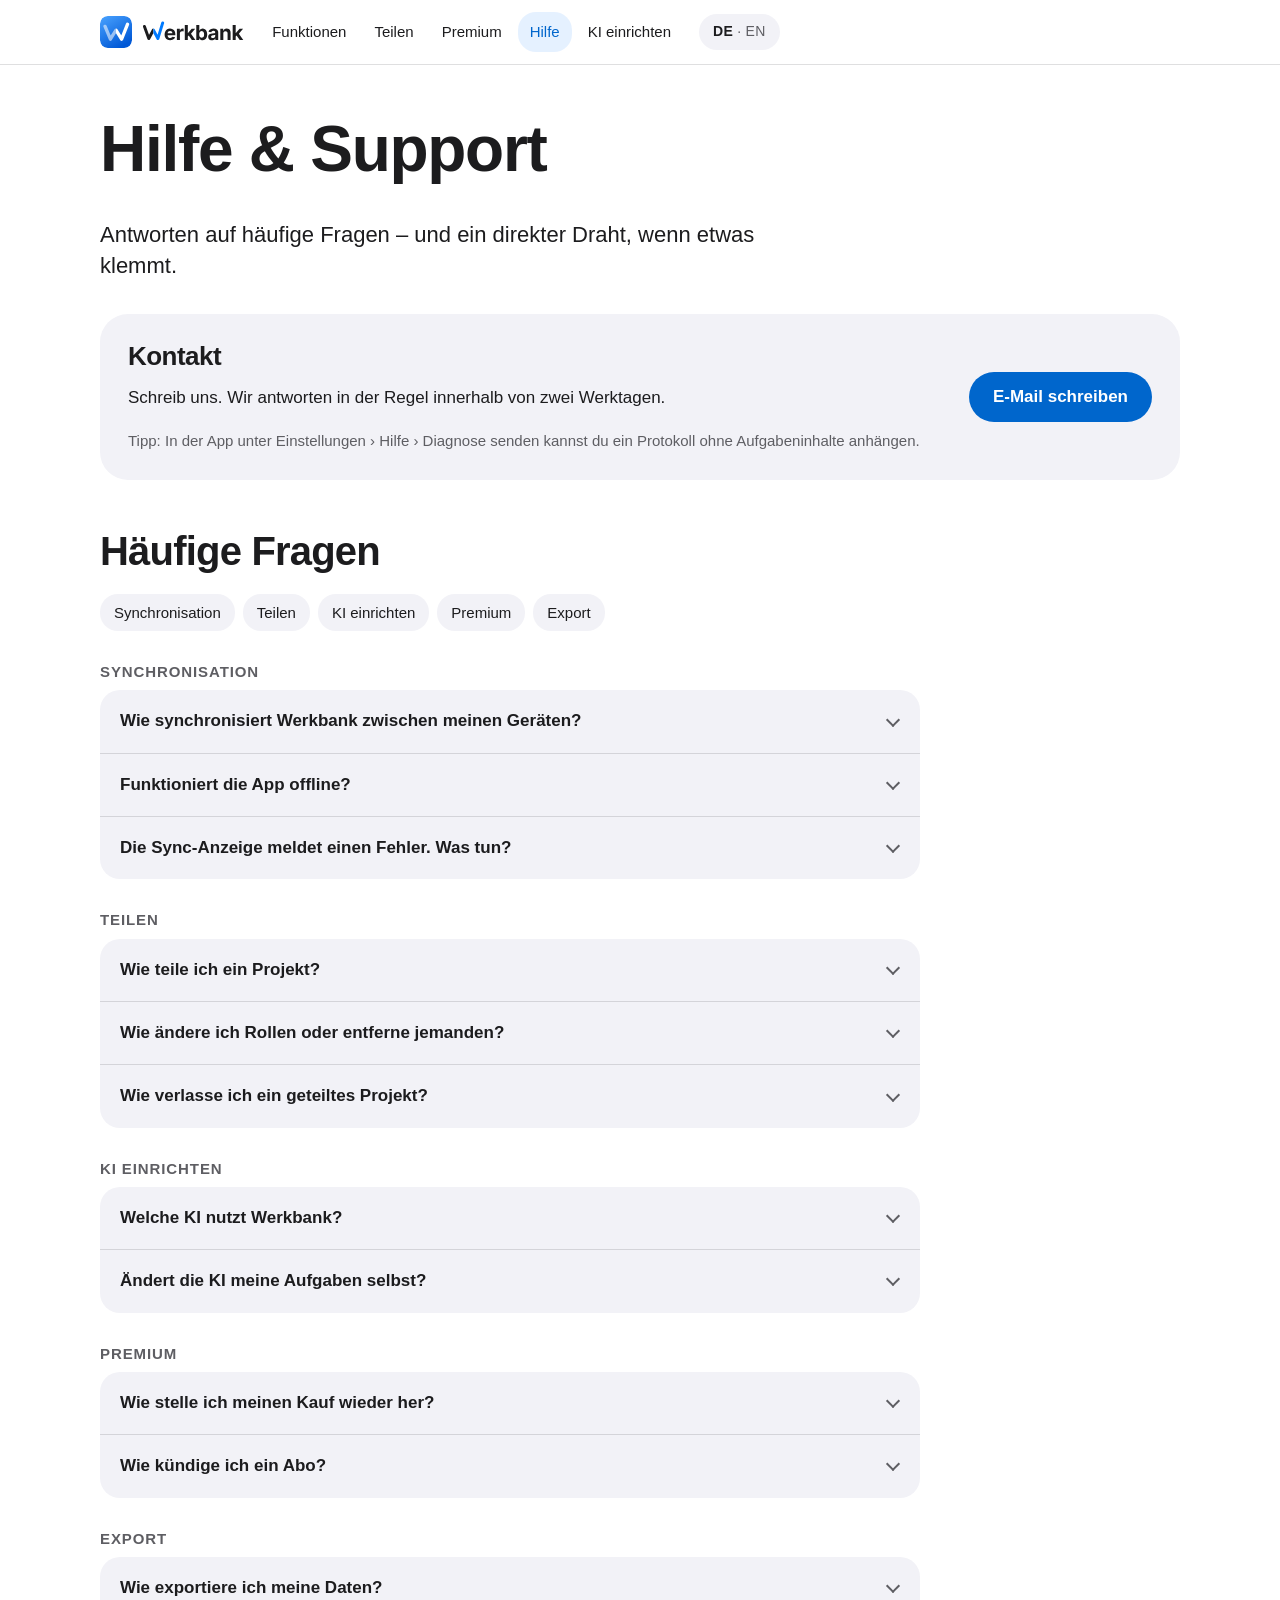
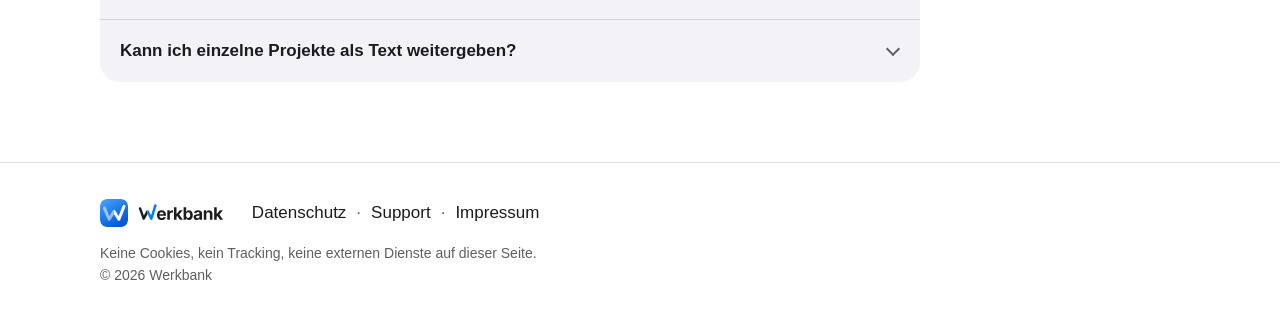
<file: hilfe.html>
<!doctype html>
<html lang="de">
<head>
<meta charset="utf-8">
<meta name="viewport" content="width=device-width, initial-scale=1, viewport-fit=cover">
<title>Hilfe & Support – Werkbank</title>
<meta name="description" content="Werkbank für iPhone, iPad und Mac: Aufgaben, Boards und Kalender an einem Ort – mit KI, die mitdenkt und deine Daten respektiert.">
<meta name="color-scheme" content="light dark">
<meta name="theme-color" content="#ffffff" media="(prefers-color-scheme: light)">
<meta name="theme-color" content="#000000" media="(prefers-color-scheme: dark)">
<link rel="icon" href="assets/app-icon.svg" type="image/svg+xml">
<link rel="apple-touch-icon" href="assets/apple-touch-icon.png">
<link rel="alternate" hreflang="en" href="en/hilfe.html">
<link rel="stylesheet" href="assets/site.css">
<script src="assets/site.js"></script>
</head>
<body class="page-hilfe">
<a class="skip" href="#inhalt">Zum Inhalt springen</a>
<header class="top">
<div class="wrap top-in">
<a class="brand" href="index.html" aria-label="Werkbank"><img src="assets/app-icon.svg" alt="" width="32" height="32"><svg class="wm" viewBox="-4 -96.8 493.9 120.8" aria-hidden="true" focusable="false"><path d="M132.16796875 1.07421875Q123.818359375 1.07421875 117.763671875 -2.34375Q111.708984375 -5.76171875 108.4619140625 -12.060546875Q105.21484375 -18.359375 105.21484375 -27.001953125Q105.21484375 -35.44921875 108.4375 -41.796875Q111.66015625 -48.14453125 117.568359375 -51.708984375Q123.4765625 -55.2734375 131.435546875 -55.2734375Q136.806640625 -55.2734375 141.4453125 -53.564453125Q146.083984375 -51.85546875 149.599609375 -48.4130859375Q153.115234375 -44.970703125 155.0927734375 -39.794921875Q157.0703125 -34.619140625 157.0703125 -27.587890625V-23.486328125H119.716796875Q119.86328125 -19.3359375 121.328125 -16.40625Q122.890625 -13.18359375 125.7470703125 -11.572265625Q128.603515625 -9.9609375 132.412109375 -9.9609375Q135.0 -9.9609375 137.099609375 -10.693359375Q139.19921875 -11.42578125 140.6884765625 -12.8662109375Q142.177734375 -14.306640625 142.958984375 -16.40625L156.240234375 -13.916015625Q154.921875 -9.423828125 151.650390625 -6.0302734375Q148.37890625 -2.63671875 143.4716796875 -0.78125Q138.564453125 1.07421875 132.16796875 1.07421875ZM119.814453125 -32.666015625H142.958984375Q142.666015625 -35.400390625 141.787109375 -37.646484375Q140.46875 -40.771484375 137.9052734375 -42.5048828125Q135.341796875 -44.23828125 131.58203125 -44.23828125Q127.7734375 -44.23828125 125.1123046875 -42.48046875Q122.451171875 -40.72265625 121.083984375 -37.744140625Q120.05859375 -35.44921875 119.814453125 -32.666015625Z M164.580078125 0.0V-54.58984375H178.740234375V-45.068359375H179.326171875Q180.83984375 -50.146484375 184.3798828125 -52.734375Q187.919921875 -55.322265625 192.509765625 -55.322265625Q193.6328125 -55.322265625 194.951171875 -55.2001953125Q196.26953125 -55.078125 197.24609375 -54.833984375V-41.748046875Q196.26953125 -42.08984375 194.4140625 -42.28515625Q192.55859375 -42.48046875 190.8984375 -42.48046875Q187.578125 -42.48046875 184.892578125 -41.0400390625Q182.20703125 -39.599609375 180.7177734375 -37.0361328125Q179.228515625 -34.47265625 179.228515625 -31.0546875V0.0Z M202.802734375 0.0V-72.75390625H217.451171875V-33.59375H218.28125L236.15234375 -54.58984375H253.095703125L232.685546875 -30.859375L254.12109375 0.0H236.884765625L221.650390625 -22.216796875L217.451171875 -17.529296875V0.0Z M288.876953125 0.927734375Q284.43359375 0.927734375 281.357421875 -0.5859375Q278.28125 -2.099609375 276.3525390625 -4.3212890625Q274.423828125 -6.54296875 273.3984375 -8.740234375H272.71484375V0.0H258.310546875V-72.75390625H272.958984375V-45.41015625H273.3984375Q274.423828125 -47.55859375 276.3037109375 -49.853515625Q278.18359375 -52.1484375 281.259765625 -53.7109375Q284.3359375 -55.2734375 288.974609375 -55.2734375Q295.029296875 -55.2734375 300.05859375 -52.1484375Q305.087890625 -49.0234375 308.0908203125 -42.7734375Q311.09375 -36.5234375 311.09375 -27.197265625Q311.09375 -18.115234375 308.1640625 -11.8408203125Q305.234375 -5.56640625 300.205078125 -2.3193359375Q295.17578125 0.927734375 288.876953125 0.927734375ZM284.384765625 -10.83984375Q288.193359375 -10.83984375 290.8056640625 -12.939453125Q293.41796875 -15.0390625 294.7607421875 -18.75Q296.103515625 -22.4609375 296.103515625 -27.24609375Q296.103515625 -32.03125 294.7607421875 -35.693359375Q293.41796875 -39.35546875 290.830078125 -41.455078125Q288.2421875 -43.5546875 284.384765625 -43.5546875Q280.625 -43.5546875 277.98828125 -41.5283203125Q275.3515625 -39.501953125 273.984375 -35.8642578125Q272.6171875 -32.2265625 272.6171875 -27.24609375Q272.6171875 -22.314453125 274.0087890625 -18.6279296875Q275.400390625 -14.94140625 278.037109375 -12.890625Q280.673828125 -10.83984375 284.384765625 -10.83984375Z M334.08203125 1.07421875Q328.90625 1.07421875 324.7802734375 -0.7568359375Q320.654296875 -2.587890625 318.2861328125 -6.2255859375Q315.91796875 -9.86328125 315.91796875 -15.283203125Q315.91796875 -19.82421875 317.6025390625 -22.900390625Q319.287109375 -25.9765625 322.1923828125 -27.83203125Q325.09765625 -29.6875 328.7841796875 -30.6640625Q332.470703125 -31.640625 336.5234375 -32.03125Q341.259765625 -32.51953125 344.1650390625 -32.9345703125Q347.0703125 -33.349609375 348.4130859375 -34.2529296875Q349.755859375 -35.15625 349.755859375 -36.9140625V-37.158203125Q349.755859375 -39.501953125 348.779296875 -41.11328125Q347.802734375 -42.724609375 345.8740234375 -43.5791015625Q343.9453125 -44.43359375 341.2109375 -44.43359375Q338.37890625 -44.43359375 336.279296875 -43.5791015625Q334.1796875 -42.724609375 332.861328125 -41.30859375Q331.54296875 -39.892578125 330.908203125 -38.134765625L317.48046875 -40.33203125Q318.896484375 -45.1171875 322.16796875 -48.4375Q325.439453125 -51.7578125 330.2978515625 -53.515625Q335.15625 -55.2734375 341.259765625 -55.2734375Q345.654296875 -55.2734375 349.8046875 -54.2236328125Q353.955078125 -53.173828125 357.2509765625 -50.9765625Q360.546875 -48.779296875 362.4755859375 -45.2392578125Q364.404296875 -41.69921875 364.404296875 -36.767578125V0.0H350.537109375V-7.568359375H350.048828125Q348.73046875 -5.029296875 346.533203125 -3.1005859375Q344.3359375 -1.171875 341.2353515625 -0.048828125Q338.134765625 1.07421875 334.08203125 1.07421875ZM338.232421875 -9.228515625Q341.69921875 -9.228515625 344.3115234375 -10.595703125Q346.923828125 -11.962890625 348.388671875 -14.306640625Q349.853515625 -16.650390625 349.853515625 -19.53125V-25.439453125Q349.21875 -24.951171875 347.900390625 -24.560546875Q346.58203125 -24.169921875 344.970703125 -23.876953125Q343.359375 -23.583984375 341.796875 -23.33984375Q340.234375 -23.095703125 339.013671875 -22.94921875Q336.328125 -22.55859375 334.27734375 -21.6796875Q332.2265625 -20.80078125 331.103515625 -19.3603515625Q329.98046875 -17.919921875 329.98046875 -15.673828125Q329.98046875 -13.57421875 331.0546875 -12.1337890625Q332.12890625 -10.693359375 333.984375 -9.9609375Q335.83984375 -9.228515625 338.232421875 -9.228515625Z M389.052734375 -31.591796875V0.0H374.404296875V-54.58984375H388.22265625L388.41796875 -43.310546875Q390.517578125 -48.486328125 394.130859375 -51.5625Q398.4765625 -55.2734375 405.41015625 -55.2734375Q411.07421875 -55.2734375 415.2978515625 -52.8076171875Q419.521484375 -50.341796875 421.8408203125 -45.7275390625Q424.16015625 -41.11328125 424.16015625 -34.716796875V0.0H409.51171875V-32.177734375Q409.51171875 -37.255859375 406.8994140625 -40.13671875Q404.287109375 -43.017578125 399.6484375 -43.017578125Q396.572265625 -43.017578125 394.1552734375 -41.6748046875Q391.73828125 -40.33203125 390.3955078125 -37.79296875Q389.052734375 -35.25390625 389.052734375 -31.591796875Z M434.16015625 0.0V-72.75390625H448.80859375V-33.59375H449.638671875L467.509765625 -54.58984375H484.453125L464.04296875 -30.859375L485.478515625 0.0H468.2421875L453.0078125 -22.216796875L448.80859375 -17.529296875V0.0Z" fill="currentColor"/><clipPath id="whL"><rect x="-10000" y="-10000" width="10050.83" height="20000"/></clipPath><clipPath id="whR"><rect x="50.83" y="-10000" width="10000" height="20000"/></clipPath><path d="M7.81 -65.65 L28.80 -7.10 L50.83 -48.58 L72.87 -7.10 L95.95 -82.69" stroke="currentColor" stroke-opacity="1.0" fill="none" stroke-width="14.20" stroke-linecap="round" stroke-linejoin="round" clip-path="url(#whL)"/><path d="M7.81 -65.65 L28.80 -7.10 L50.83 -48.58 L72.87 -7.10 L95.95 -82.69" stroke="currentColor" class="wm-acc" fill="none" stroke-width="14.20" stroke-linecap="round" stroke-linejoin="round" clip-path="url(#whR)"/></svg></a>
<nav aria-label="Hauptnavigation"><ul class="nav"><li><a href="index.html#funktionen">Funktionen</a></li><li><a href="index.html#teilen">Teilen</a></li><li><a href="index.html#premium">Premium</a></li><li><a href="hilfe.html" aria-current="page">Hilfe</a></li><li><a href="ki-setup.html">KI einrichten</a></li></ul></nav>
<a class="lang" href="en/hilfe.html" hreflang="en" lang="en" aria-label="English"><span aria-hidden="true"><b>DE</b> · EN</span></a>
</div>
</header>
<main id="inhalt">
<div class="wrap page">
<header class="page-head"><h1>Hilfe & Support</h1><p class="lead">Antworten auf häufige Fragen – und ein direkter Draht, wenn etwas klemmt.</p></header>
<section class="contact card reveal" aria-labelledby="h-kontakt">
<div><h2 id="h-kontakt">Kontakt</h2><p>Schreib uns. Wir antworten in der Regel innerhalb von zwei Werktagen.</p><p class="muted small">Tipp: In der App unter Einstellungen › Hilfe › Diagnose senden kannst du ein Protokoll ohne Aufgabeninhalte anhängen.</p></div>
<a class="btn" href="mailto:werkbank-app@pm.me">E-Mail schreiben</a>
</section>
<section aria-labelledby="h-faq"><h2 id="h-faq">Häufige Fragen</h2><ul class="chips"><li><a href="#synchronisation">Synchronisation</a></li><li><a href="#teilen">Teilen</a></li><li><a href="#ki-einrichten">KI einrichten</a></li><li><a href="#premium">Premium</a></li><li><a href="#export">Export</a></li></ul><h3 class="faq-group" id="synchronisation">Synchronisation</h3><div class="faq"><details><summary>Wie synchronisiert Werkbank zwischen meinen Geräten?</summary><div class="ans"><p>Über deine private iCloud-Datenbank. Melde dich auf allen Geräten mit derselben Apple-ID an und aktiviere iCloud für Werkbank. Änderungen erscheinen meist innerhalb weniger Sekunden.</p></div></details><details><summary>Funktioniert die App offline?</summary><div class="ans"><p>Ja. Alles wird zuerst auf dem Gerät gespeichert. Oben erscheint „Offline · Sync später“; sobald wieder Netz da ist, gleicht Werkbank automatisch ab.</p></div></details><details><summary>Die Sync-Anzeige meldet einen Fehler. Was tun?</summary><div class="ans"><p>Tippe auf die rote Anzeige. Dort stehen Grund und letzte erfolgreiche Synchronisierung. Häufigste Ursache ist voller iCloud-Speicher. „Erneut versuchen“ startet den Abgleich neu; deine Änderungen bleiben auf dem Gerät erhalten.</p></div></details></div><h3 class="faq-group" id="teilen">Teilen</h3><div class="faq"><details><summary>Wie teile ich ein Projekt?</summary><div class="ans"><p>Öffne das Projekt und tippe oben auf das Personen-Symbol oder auf „…“ › Mitglieder. Dort lädst du Personen ein oder verwaltest die Freigabe. Eigene Projekte zu teilen ist Teil von Premium; Eingeladene brauchen kein Premium.</p></div></details><details><summary>Wie ändere ich Rollen oder entferne jemanden?</summary><div class="ans"><p>Im Freigabe-Sheet auf die Person tippen: Rolle „Lesen“ oder „Lesen und Schreiben“ wählen oder „Aus Projekt entfernen“. Das kann nur die Person, der das Projekt gehört.</p></div></details><details><summary>Wie verlasse ich ein geteiltes Projekt?</summary><div class="ans"><p>Personen-Symbol im Projektkopf › Freigabe › „Projekt verlassen“. Das Projekt verschwindet von deinen Geräten, deine Kommentare bleiben für die anderen sichtbar.</p></div></details></div><h3 class="faq-group" id="ki-einrichten">KI einrichten</h3><div class="faq"><details><summary>Welche KI nutzt Werkbank?</summary><div class="ans"><p>Standardmäßig Apple Intelligence direkt auf deinem Gerät. Alternativ kannst du einen eigenen API-Schlüssel oder einen lokalen Server im Heimnetz verwenden. Die Schritt-für-Schritt-Anleitung findest du unter <a href="ki-setup.html">KI einrichten</a>.</p></div></details><details><summary>Ändert die KI meine Aufgaben selbst?</summary><div class="ans"><p>Nein. Jeder Vorschlag erscheint als Liste zur Bestätigung. Erst wenn du „Anwenden“ tippst, ändert sich etwas – und auch das lässt sich rückgängig machen.</p></div></details></div><h3 class="faq-group" id="premium">Premium</h3><div class="faq"><details><summary>Wie stelle ich meinen Kauf wieder her?</summary><div class="ans"><p>Einstellungen › Premium › „Käufe wiederherstellen“. Verwende dieselbe Apple-ID wie beim Kauf. Bei Familienfreigabe muss der Kauf vom Organisator freigegeben sein.</p></div></details><details><summary>Wie kündige ich ein Abo?</summary><div class="ans"><p>Abos verwaltest du in Werkbank unter Einstellungen › Abo verwalten (nur sichtbar bei aktivem Abo) oder in den iOS-Einstellungen unter deinem Namen › Abonnements. Nach der Kündigung bleibt Premium bis zum Ende des bezahlten Zeitraums aktiv; deine Daten bleiben vollständig erhalten.</p></div></details></div><h3 class="faq-group" id="export">Export</h3><div class="faq"><details><summary>Wie exportiere ich meine Daten?</summary><div class="ans"><p>Einstellungen › Daten › Sicherungen › „Sicherung exportieren“. Die Datei wird mit einem Passwort deiner Wahl verschlüsselt und lässt sich über das Teilen-Menü speichern, z. B. in Dateien.</p></div></details><details><summary>Kann ich einzelne Projekte als Text weitergeben?</summary><div class="ans"><p>Ja. Im Projekt „…“ › Teilen als Text oder Markdown. Die Liste lässt sich so in Notizen, Mail oder andere Apps übernehmen.</p></div></details></div></section>
</div>
</main>
<footer class="foot">
<div class="wrap foot-in">
<div class="foot-brand"><img src="assets/app-icon.svg" alt="" width="28" height="28"><svg class="wm wm-s" viewBox="-4 -96.8 493.9 120.8" aria-hidden="true" focusable="false"><path d="M132.16796875 1.07421875Q123.818359375 1.07421875 117.763671875 -2.34375Q111.708984375 -5.76171875 108.4619140625 -12.060546875Q105.21484375 -18.359375 105.21484375 -27.001953125Q105.21484375 -35.44921875 108.4375 -41.796875Q111.66015625 -48.14453125 117.568359375 -51.708984375Q123.4765625 -55.2734375 131.435546875 -55.2734375Q136.806640625 -55.2734375 141.4453125 -53.564453125Q146.083984375 -51.85546875 149.599609375 -48.4130859375Q153.115234375 -44.970703125 155.0927734375 -39.794921875Q157.0703125 -34.619140625 157.0703125 -27.587890625V-23.486328125H119.716796875Q119.86328125 -19.3359375 121.328125 -16.40625Q122.890625 -13.18359375 125.7470703125 -11.572265625Q128.603515625 -9.9609375 132.412109375 -9.9609375Q135.0 -9.9609375 137.099609375 -10.693359375Q139.19921875 -11.42578125 140.6884765625 -12.8662109375Q142.177734375 -14.306640625 142.958984375 -16.40625L156.240234375 -13.916015625Q154.921875 -9.423828125 151.650390625 -6.0302734375Q148.37890625 -2.63671875 143.4716796875 -0.78125Q138.564453125 1.07421875 132.16796875 1.07421875ZM119.814453125 -32.666015625H142.958984375Q142.666015625 -35.400390625 141.787109375 -37.646484375Q140.46875 -40.771484375 137.9052734375 -42.5048828125Q135.341796875 -44.23828125 131.58203125 -44.23828125Q127.7734375 -44.23828125 125.1123046875 -42.48046875Q122.451171875 -40.72265625 121.083984375 -37.744140625Q120.05859375 -35.44921875 119.814453125 -32.666015625Z M164.580078125 0.0V-54.58984375H178.740234375V-45.068359375H179.326171875Q180.83984375 -50.146484375 184.3798828125 -52.734375Q187.919921875 -55.322265625 192.509765625 -55.322265625Q193.6328125 -55.322265625 194.951171875 -55.2001953125Q196.26953125 -55.078125 197.24609375 -54.833984375V-41.748046875Q196.26953125 -42.08984375 194.4140625 -42.28515625Q192.55859375 -42.48046875 190.8984375 -42.48046875Q187.578125 -42.48046875 184.892578125 -41.0400390625Q182.20703125 -39.599609375 180.7177734375 -37.0361328125Q179.228515625 -34.47265625 179.228515625 -31.0546875V0.0Z M202.802734375 0.0V-72.75390625H217.451171875V-33.59375H218.28125L236.15234375 -54.58984375H253.095703125L232.685546875 -30.859375L254.12109375 0.0H236.884765625L221.650390625 -22.216796875L217.451171875 -17.529296875V0.0Z M288.876953125 0.927734375Q284.43359375 0.927734375 281.357421875 -0.5859375Q278.28125 -2.099609375 276.3525390625 -4.3212890625Q274.423828125 -6.54296875 273.3984375 -8.740234375H272.71484375V0.0H258.310546875V-72.75390625H272.958984375V-45.41015625H273.3984375Q274.423828125 -47.55859375 276.3037109375 -49.853515625Q278.18359375 -52.1484375 281.259765625 -53.7109375Q284.3359375 -55.2734375 288.974609375 -55.2734375Q295.029296875 -55.2734375 300.05859375 -52.1484375Q305.087890625 -49.0234375 308.0908203125 -42.7734375Q311.09375 -36.5234375 311.09375 -27.197265625Q311.09375 -18.115234375 308.1640625 -11.8408203125Q305.234375 -5.56640625 300.205078125 -2.3193359375Q295.17578125 0.927734375 288.876953125 0.927734375ZM284.384765625 -10.83984375Q288.193359375 -10.83984375 290.8056640625 -12.939453125Q293.41796875 -15.0390625 294.7607421875 -18.75Q296.103515625 -22.4609375 296.103515625 -27.24609375Q296.103515625 -32.03125 294.7607421875 -35.693359375Q293.41796875 -39.35546875 290.830078125 -41.455078125Q288.2421875 -43.5546875 284.384765625 -43.5546875Q280.625 -43.5546875 277.98828125 -41.5283203125Q275.3515625 -39.501953125 273.984375 -35.8642578125Q272.6171875 -32.2265625 272.6171875 -27.24609375Q272.6171875 -22.314453125 274.0087890625 -18.6279296875Q275.400390625 -14.94140625 278.037109375 -12.890625Q280.673828125 -10.83984375 284.384765625 -10.83984375Z M334.08203125 1.07421875Q328.90625 1.07421875 324.7802734375 -0.7568359375Q320.654296875 -2.587890625 318.2861328125 -6.2255859375Q315.91796875 -9.86328125 315.91796875 -15.283203125Q315.91796875 -19.82421875 317.6025390625 -22.900390625Q319.287109375 -25.9765625 322.1923828125 -27.83203125Q325.09765625 -29.6875 328.7841796875 -30.6640625Q332.470703125 -31.640625 336.5234375 -32.03125Q341.259765625 -32.51953125 344.1650390625 -32.9345703125Q347.0703125 -33.349609375 348.4130859375 -34.2529296875Q349.755859375 -35.15625 349.755859375 -36.9140625V-37.158203125Q349.755859375 -39.501953125 348.779296875 -41.11328125Q347.802734375 -42.724609375 345.8740234375 -43.5791015625Q343.9453125 -44.43359375 341.2109375 -44.43359375Q338.37890625 -44.43359375 336.279296875 -43.5791015625Q334.1796875 -42.724609375 332.861328125 -41.30859375Q331.54296875 -39.892578125 330.908203125 -38.134765625L317.48046875 -40.33203125Q318.896484375 -45.1171875 322.16796875 -48.4375Q325.439453125 -51.7578125 330.2978515625 -53.515625Q335.15625 -55.2734375 341.259765625 -55.2734375Q345.654296875 -55.2734375 349.8046875 -54.2236328125Q353.955078125 -53.173828125 357.2509765625 -50.9765625Q360.546875 -48.779296875 362.4755859375 -45.2392578125Q364.404296875 -41.69921875 364.404296875 -36.767578125V0.0H350.537109375V-7.568359375H350.048828125Q348.73046875 -5.029296875 346.533203125 -3.1005859375Q344.3359375 -1.171875 341.2353515625 -0.048828125Q338.134765625 1.07421875 334.08203125 1.07421875ZM338.232421875 -9.228515625Q341.69921875 -9.228515625 344.3115234375 -10.595703125Q346.923828125 -11.962890625 348.388671875 -14.306640625Q349.853515625 -16.650390625 349.853515625 -19.53125V-25.439453125Q349.21875 -24.951171875 347.900390625 -24.560546875Q346.58203125 -24.169921875 344.970703125 -23.876953125Q343.359375 -23.583984375 341.796875 -23.33984375Q340.234375 -23.095703125 339.013671875 -22.94921875Q336.328125 -22.55859375 334.27734375 -21.6796875Q332.2265625 -20.80078125 331.103515625 -19.3603515625Q329.98046875 -17.919921875 329.98046875 -15.673828125Q329.98046875 -13.57421875 331.0546875 -12.1337890625Q332.12890625 -10.693359375 333.984375 -9.9609375Q335.83984375 -9.228515625 338.232421875 -9.228515625Z M389.052734375 -31.591796875V0.0H374.404296875V-54.58984375H388.22265625L388.41796875 -43.310546875Q390.517578125 -48.486328125 394.130859375 -51.5625Q398.4765625 -55.2734375 405.41015625 -55.2734375Q411.07421875 -55.2734375 415.2978515625 -52.8076171875Q419.521484375 -50.341796875 421.8408203125 -45.7275390625Q424.16015625 -41.11328125 424.16015625 -34.716796875V0.0H409.51171875V-32.177734375Q409.51171875 -37.255859375 406.8994140625 -40.13671875Q404.287109375 -43.017578125 399.6484375 -43.017578125Q396.572265625 -43.017578125 394.1552734375 -41.6748046875Q391.73828125 -40.33203125 390.3955078125 -37.79296875Q389.052734375 -35.25390625 389.052734375 -31.591796875Z M434.16015625 0.0V-72.75390625H448.80859375V-33.59375H449.638671875L467.509765625 -54.58984375H484.453125L464.04296875 -30.859375L485.478515625 0.0H468.2421875L453.0078125 -22.216796875L448.80859375 -17.529296875V0.0Z" fill="currentColor"/><clipPath id="wfL"><rect x="-10000" y="-10000" width="10050.83" height="20000"/></clipPath><clipPath id="wfR"><rect x="50.83" y="-10000" width="10000" height="20000"/></clipPath><path d="M7.81 -65.65 L28.80 -7.10 L50.83 -48.58 L72.87 -7.10 L95.95 -82.69" stroke="currentColor" stroke-opacity="1.0" fill="none" stroke-width="14.20" stroke-linecap="round" stroke-linejoin="round" clip-path="url(#wfL)"/><path d="M7.81 -65.65 L28.80 -7.10 L50.83 -48.58 L72.87 -7.10 L95.95 -82.69" stroke="currentColor" class="wm-acc" fill="none" stroke-width="14.20" stroke-linecap="round" stroke-linejoin="round" clip-path="url(#wfR)"/></svg><span class="vh">Werkbank</span></div>
<nav aria-label="Footer"><ul class="foot-nav"><li><a href="datenschutz.html">Datenschutz</a></li><li><a href="hilfe.html">Support</a></li><li><a href="impressum.html">Impressum</a></li></ul></nav>
<p class="foot-note">Keine Cookies, kein Tracking, keine externen Dienste auf dieser Seite.<br>© 2026 Werkbank</p>
</div>
</footer>
</body>
</html>
</file>
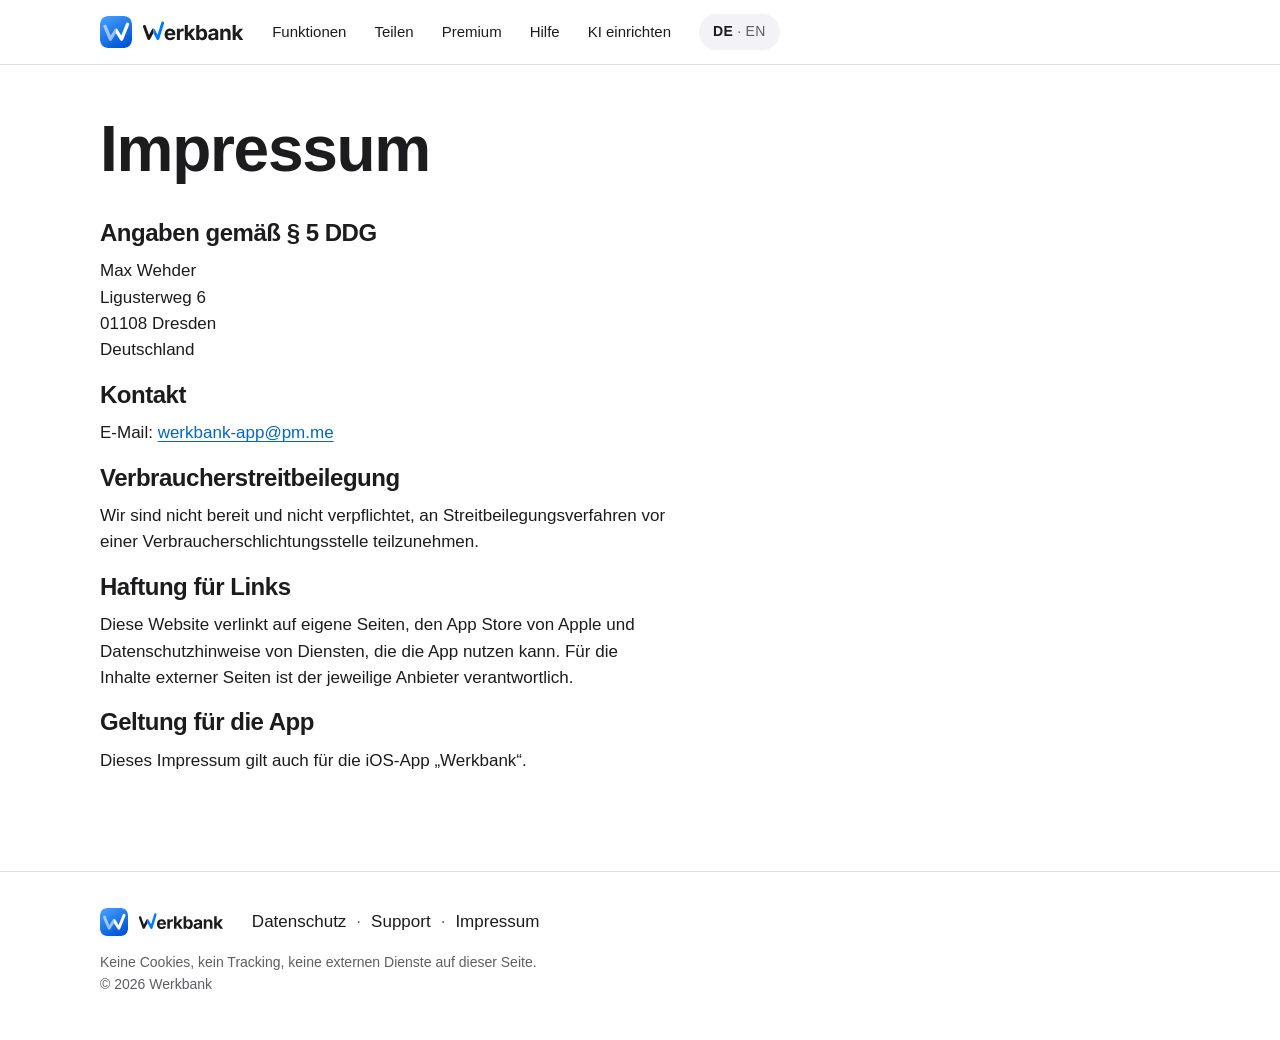
<file: impressum.html>
<!doctype html>
<html lang="de">
<head>
<meta charset="utf-8">
<meta name="viewport" content="width=device-width, initial-scale=1, viewport-fit=cover">
<title>Impressum – Werkbank</title>
<meta name="description" content="Werkbank für iPhone, iPad und Mac: Aufgaben, Boards und Kalender an einem Ort – mit KI, die mitdenkt und deine Daten respektiert.">
<meta name="color-scheme" content="light dark">
<meta name="theme-color" content="#ffffff" media="(prefers-color-scheme: light)">
<meta name="theme-color" content="#000000" media="(prefers-color-scheme: dark)">
<link rel="icon" href="assets/app-icon.svg" type="image/svg+xml">
<link rel="apple-touch-icon" href="assets/apple-touch-icon.png">
<link rel="alternate" hreflang="en" href="en/impressum.html">
<link rel="stylesheet" href="assets/site.css">
<script src="assets/site.js"></script>
</head>
<body class="page-impressum">
<a class="skip" href="#inhalt">Zum Inhalt springen</a>
<header class="top">
<div class="wrap top-in">
<a class="brand" href="index.html" aria-label="Werkbank"><img src="assets/app-icon.svg" alt="" width="32" height="32"><svg class="wm" viewBox="-4 -96.8 493.9 120.8" aria-hidden="true" focusable="false"><path d="M132.16796875 1.07421875Q123.818359375 1.07421875 117.763671875 -2.34375Q111.708984375 -5.76171875 108.4619140625 -12.060546875Q105.21484375 -18.359375 105.21484375 -27.001953125Q105.21484375 -35.44921875 108.4375 -41.796875Q111.66015625 -48.14453125 117.568359375 -51.708984375Q123.4765625 -55.2734375 131.435546875 -55.2734375Q136.806640625 -55.2734375 141.4453125 -53.564453125Q146.083984375 -51.85546875 149.599609375 -48.4130859375Q153.115234375 -44.970703125 155.0927734375 -39.794921875Q157.0703125 -34.619140625 157.0703125 -27.587890625V-23.486328125H119.716796875Q119.86328125 -19.3359375 121.328125 -16.40625Q122.890625 -13.18359375 125.7470703125 -11.572265625Q128.603515625 -9.9609375 132.412109375 -9.9609375Q135.0 -9.9609375 137.099609375 -10.693359375Q139.19921875 -11.42578125 140.6884765625 -12.8662109375Q142.177734375 -14.306640625 142.958984375 -16.40625L156.240234375 -13.916015625Q154.921875 -9.423828125 151.650390625 -6.0302734375Q148.37890625 -2.63671875 143.4716796875 -0.78125Q138.564453125 1.07421875 132.16796875 1.07421875ZM119.814453125 -32.666015625H142.958984375Q142.666015625 -35.400390625 141.787109375 -37.646484375Q140.46875 -40.771484375 137.9052734375 -42.5048828125Q135.341796875 -44.23828125 131.58203125 -44.23828125Q127.7734375 -44.23828125 125.1123046875 -42.48046875Q122.451171875 -40.72265625 121.083984375 -37.744140625Q120.05859375 -35.44921875 119.814453125 -32.666015625Z M164.580078125 0.0V-54.58984375H178.740234375V-45.068359375H179.326171875Q180.83984375 -50.146484375 184.3798828125 -52.734375Q187.919921875 -55.322265625 192.509765625 -55.322265625Q193.6328125 -55.322265625 194.951171875 -55.2001953125Q196.26953125 -55.078125 197.24609375 -54.833984375V-41.748046875Q196.26953125 -42.08984375 194.4140625 -42.28515625Q192.55859375 -42.48046875 190.8984375 -42.48046875Q187.578125 -42.48046875 184.892578125 -41.0400390625Q182.20703125 -39.599609375 180.7177734375 -37.0361328125Q179.228515625 -34.47265625 179.228515625 -31.0546875V0.0Z M202.802734375 0.0V-72.75390625H217.451171875V-33.59375H218.28125L236.15234375 -54.58984375H253.095703125L232.685546875 -30.859375L254.12109375 0.0H236.884765625L221.650390625 -22.216796875L217.451171875 -17.529296875V0.0Z M288.876953125 0.927734375Q284.43359375 0.927734375 281.357421875 -0.5859375Q278.28125 -2.099609375 276.3525390625 -4.3212890625Q274.423828125 -6.54296875 273.3984375 -8.740234375H272.71484375V0.0H258.310546875V-72.75390625H272.958984375V-45.41015625H273.3984375Q274.423828125 -47.55859375 276.3037109375 -49.853515625Q278.18359375 -52.1484375 281.259765625 -53.7109375Q284.3359375 -55.2734375 288.974609375 -55.2734375Q295.029296875 -55.2734375 300.05859375 -52.1484375Q305.087890625 -49.0234375 308.0908203125 -42.7734375Q311.09375 -36.5234375 311.09375 -27.197265625Q311.09375 -18.115234375 308.1640625 -11.8408203125Q305.234375 -5.56640625 300.205078125 -2.3193359375Q295.17578125 0.927734375 288.876953125 0.927734375ZM284.384765625 -10.83984375Q288.193359375 -10.83984375 290.8056640625 -12.939453125Q293.41796875 -15.0390625 294.7607421875 -18.75Q296.103515625 -22.4609375 296.103515625 -27.24609375Q296.103515625 -32.03125 294.7607421875 -35.693359375Q293.41796875 -39.35546875 290.830078125 -41.455078125Q288.2421875 -43.5546875 284.384765625 -43.5546875Q280.625 -43.5546875 277.98828125 -41.5283203125Q275.3515625 -39.501953125 273.984375 -35.8642578125Q272.6171875 -32.2265625 272.6171875 -27.24609375Q272.6171875 -22.314453125 274.0087890625 -18.6279296875Q275.400390625 -14.94140625 278.037109375 -12.890625Q280.673828125 -10.83984375 284.384765625 -10.83984375Z M334.08203125 1.07421875Q328.90625 1.07421875 324.7802734375 -0.7568359375Q320.654296875 -2.587890625 318.2861328125 -6.2255859375Q315.91796875 -9.86328125 315.91796875 -15.283203125Q315.91796875 -19.82421875 317.6025390625 -22.900390625Q319.287109375 -25.9765625 322.1923828125 -27.83203125Q325.09765625 -29.6875 328.7841796875 -30.6640625Q332.470703125 -31.640625 336.5234375 -32.03125Q341.259765625 -32.51953125 344.1650390625 -32.9345703125Q347.0703125 -33.349609375 348.4130859375 -34.2529296875Q349.755859375 -35.15625 349.755859375 -36.9140625V-37.158203125Q349.755859375 -39.501953125 348.779296875 -41.11328125Q347.802734375 -42.724609375 345.8740234375 -43.5791015625Q343.9453125 -44.43359375 341.2109375 -44.43359375Q338.37890625 -44.43359375 336.279296875 -43.5791015625Q334.1796875 -42.724609375 332.861328125 -41.30859375Q331.54296875 -39.892578125 330.908203125 -38.134765625L317.48046875 -40.33203125Q318.896484375 -45.1171875 322.16796875 -48.4375Q325.439453125 -51.7578125 330.2978515625 -53.515625Q335.15625 -55.2734375 341.259765625 -55.2734375Q345.654296875 -55.2734375 349.8046875 -54.2236328125Q353.955078125 -53.173828125 357.2509765625 -50.9765625Q360.546875 -48.779296875 362.4755859375 -45.2392578125Q364.404296875 -41.69921875 364.404296875 -36.767578125V0.0H350.537109375V-7.568359375H350.048828125Q348.73046875 -5.029296875 346.533203125 -3.1005859375Q344.3359375 -1.171875 341.2353515625 -0.048828125Q338.134765625 1.07421875 334.08203125 1.07421875ZM338.232421875 -9.228515625Q341.69921875 -9.228515625 344.3115234375 -10.595703125Q346.923828125 -11.962890625 348.388671875 -14.306640625Q349.853515625 -16.650390625 349.853515625 -19.53125V-25.439453125Q349.21875 -24.951171875 347.900390625 -24.560546875Q346.58203125 -24.169921875 344.970703125 -23.876953125Q343.359375 -23.583984375 341.796875 -23.33984375Q340.234375 -23.095703125 339.013671875 -22.94921875Q336.328125 -22.55859375 334.27734375 -21.6796875Q332.2265625 -20.80078125 331.103515625 -19.3603515625Q329.98046875 -17.919921875 329.98046875 -15.673828125Q329.98046875 -13.57421875 331.0546875 -12.1337890625Q332.12890625 -10.693359375 333.984375 -9.9609375Q335.83984375 -9.228515625 338.232421875 -9.228515625Z M389.052734375 -31.591796875V0.0H374.404296875V-54.58984375H388.22265625L388.41796875 -43.310546875Q390.517578125 -48.486328125 394.130859375 -51.5625Q398.4765625 -55.2734375 405.41015625 -55.2734375Q411.07421875 -55.2734375 415.2978515625 -52.8076171875Q419.521484375 -50.341796875 421.8408203125 -45.7275390625Q424.16015625 -41.11328125 424.16015625 -34.716796875V0.0H409.51171875V-32.177734375Q409.51171875 -37.255859375 406.8994140625 -40.13671875Q404.287109375 -43.017578125 399.6484375 -43.017578125Q396.572265625 -43.017578125 394.1552734375 -41.6748046875Q391.73828125 -40.33203125 390.3955078125 -37.79296875Q389.052734375 -35.25390625 389.052734375 -31.591796875Z M434.16015625 0.0V-72.75390625H448.80859375V-33.59375H449.638671875L467.509765625 -54.58984375H484.453125L464.04296875 -30.859375L485.478515625 0.0H468.2421875L453.0078125 -22.216796875L448.80859375 -17.529296875V0.0Z" fill="currentColor"/><clipPath id="whL"><rect x="-10000" y="-10000" width="10050.83" height="20000"/></clipPath><clipPath id="whR"><rect x="50.83" y="-10000" width="10000" height="20000"/></clipPath><path d="M7.81 -65.65 L28.80 -7.10 L50.83 -48.58 L72.87 -7.10 L95.95 -82.69" stroke="currentColor" stroke-opacity="1.0" fill="none" stroke-width="14.20" stroke-linecap="round" stroke-linejoin="round" clip-path="url(#whL)"/><path d="M7.81 -65.65 L28.80 -7.10 L50.83 -48.58 L72.87 -7.10 L95.95 -82.69" stroke="currentColor" class="wm-acc" fill="none" stroke-width="14.20" stroke-linecap="round" stroke-linejoin="round" clip-path="url(#whR)"/></svg></a>
<nav aria-label="Hauptnavigation"><ul class="nav"><li><a href="index.html#funktionen">Funktionen</a></li><li><a href="index.html#teilen">Teilen</a></li><li><a href="index.html#premium">Premium</a></li><li><a href="hilfe.html">Hilfe</a></li><li><a href="ki-setup.html">KI einrichten</a></li></ul></nav>
<a class="lang" href="en/impressum.html" hreflang="en" lang="en" aria-label="English"><span aria-hidden="true"><b>DE</b> · EN</span></a>
</div>
</header>
<main id="inhalt">
<div class="wrap doc narrow">
<header class="doc-head"><h1>Impressum</h1></header>
<article class="prose">
<section id="angaben-gemaess-5-ddg"><h2>Angaben gemäß § 5 DDG</h2>
<p>Max Wehder<br>Ligusterweg 6<br>01108 Dresden<br>Deutschland</p>
</section>
<section id="kontakt"><h2>Kontakt</h2>
<p>E-Mail: <a href="mailto:werkbank-app@pm.me">werkbank-app@pm.me</a></p>
</section>
<section id="verbraucherstreitbeilegung"><h2>Verbraucherstreitbeilegung</h2>
<p>Wir sind nicht bereit und nicht verpflichtet, an Streitbeilegungsverfahren vor einer Verbraucherschlichtungsstelle teilzunehmen.</p>
</section>
<section id="haftung-fuer-links"><h2>Haftung für Links</h2>
<p>Diese Website verlinkt auf eigene Seiten, den App Store von Apple und Datenschutzhinweise von Diensten, die die App nutzen kann. Für die Inhalte externer Seiten ist der jeweilige Anbieter verantwortlich.</p>
</section>
<section id="geltung-fuer-die-app"><h2>Geltung für die App</h2>
<p>Dieses Impressum gilt auch für die iOS-App „Werkbank“.</p>
</section>
</article></div>
</main>
<footer class="foot">
<div class="wrap foot-in">
<div class="foot-brand"><img src="assets/app-icon.svg" alt="" width="28" height="28"><svg class="wm wm-s" viewBox="-4 -96.8 493.9 120.8" aria-hidden="true" focusable="false"><path d="M132.16796875 1.07421875Q123.818359375 1.07421875 117.763671875 -2.34375Q111.708984375 -5.76171875 108.4619140625 -12.060546875Q105.21484375 -18.359375 105.21484375 -27.001953125Q105.21484375 -35.44921875 108.4375 -41.796875Q111.66015625 -48.14453125 117.568359375 -51.708984375Q123.4765625 -55.2734375 131.435546875 -55.2734375Q136.806640625 -55.2734375 141.4453125 -53.564453125Q146.083984375 -51.85546875 149.599609375 -48.4130859375Q153.115234375 -44.970703125 155.0927734375 -39.794921875Q157.0703125 -34.619140625 157.0703125 -27.587890625V-23.486328125H119.716796875Q119.86328125 -19.3359375 121.328125 -16.40625Q122.890625 -13.18359375 125.7470703125 -11.572265625Q128.603515625 -9.9609375 132.412109375 -9.9609375Q135.0 -9.9609375 137.099609375 -10.693359375Q139.19921875 -11.42578125 140.6884765625 -12.8662109375Q142.177734375 -14.306640625 142.958984375 -16.40625L156.240234375 -13.916015625Q154.921875 -9.423828125 151.650390625 -6.0302734375Q148.37890625 -2.63671875 143.4716796875 -0.78125Q138.564453125 1.07421875 132.16796875 1.07421875ZM119.814453125 -32.666015625H142.958984375Q142.666015625 -35.400390625 141.787109375 -37.646484375Q140.46875 -40.771484375 137.9052734375 -42.5048828125Q135.341796875 -44.23828125 131.58203125 -44.23828125Q127.7734375 -44.23828125 125.1123046875 -42.48046875Q122.451171875 -40.72265625 121.083984375 -37.744140625Q120.05859375 -35.44921875 119.814453125 -32.666015625Z M164.580078125 0.0V-54.58984375H178.740234375V-45.068359375H179.326171875Q180.83984375 -50.146484375 184.3798828125 -52.734375Q187.919921875 -55.322265625 192.509765625 -55.322265625Q193.6328125 -55.322265625 194.951171875 -55.2001953125Q196.26953125 -55.078125 197.24609375 -54.833984375V-41.748046875Q196.26953125 -42.08984375 194.4140625 -42.28515625Q192.55859375 -42.48046875 190.8984375 -42.48046875Q187.578125 -42.48046875 184.892578125 -41.0400390625Q182.20703125 -39.599609375 180.7177734375 -37.0361328125Q179.228515625 -34.47265625 179.228515625 -31.0546875V0.0Z M202.802734375 0.0V-72.75390625H217.451171875V-33.59375H218.28125L236.15234375 -54.58984375H253.095703125L232.685546875 -30.859375L254.12109375 0.0H236.884765625L221.650390625 -22.216796875L217.451171875 -17.529296875V0.0Z M288.876953125 0.927734375Q284.43359375 0.927734375 281.357421875 -0.5859375Q278.28125 -2.099609375 276.3525390625 -4.3212890625Q274.423828125 -6.54296875 273.3984375 -8.740234375H272.71484375V0.0H258.310546875V-72.75390625H272.958984375V-45.41015625H273.3984375Q274.423828125 -47.55859375 276.3037109375 -49.853515625Q278.18359375 -52.1484375 281.259765625 -53.7109375Q284.3359375 -55.2734375 288.974609375 -55.2734375Q295.029296875 -55.2734375 300.05859375 -52.1484375Q305.087890625 -49.0234375 308.0908203125 -42.7734375Q311.09375 -36.5234375 311.09375 -27.197265625Q311.09375 -18.115234375 308.1640625 -11.8408203125Q305.234375 -5.56640625 300.205078125 -2.3193359375Q295.17578125 0.927734375 288.876953125 0.927734375ZM284.384765625 -10.83984375Q288.193359375 -10.83984375 290.8056640625 -12.939453125Q293.41796875 -15.0390625 294.7607421875 -18.75Q296.103515625 -22.4609375 296.103515625 -27.24609375Q296.103515625 -32.03125 294.7607421875 -35.693359375Q293.41796875 -39.35546875 290.830078125 -41.455078125Q288.2421875 -43.5546875 284.384765625 -43.5546875Q280.625 -43.5546875 277.98828125 -41.5283203125Q275.3515625 -39.501953125 273.984375 -35.8642578125Q272.6171875 -32.2265625 272.6171875 -27.24609375Q272.6171875 -22.314453125 274.0087890625 -18.6279296875Q275.400390625 -14.94140625 278.037109375 -12.890625Q280.673828125 -10.83984375 284.384765625 -10.83984375Z M334.08203125 1.07421875Q328.90625 1.07421875 324.7802734375 -0.7568359375Q320.654296875 -2.587890625 318.2861328125 -6.2255859375Q315.91796875 -9.86328125 315.91796875 -15.283203125Q315.91796875 -19.82421875 317.6025390625 -22.900390625Q319.287109375 -25.9765625 322.1923828125 -27.83203125Q325.09765625 -29.6875 328.7841796875 -30.6640625Q332.470703125 -31.640625 336.5234375 -32.03125Q341.259765625 -32.51953125 344.1650390625 -32.9345703125Q347.0703125 -33.349609375 348.4130859375 -34.2529296875Q349.755859375 -35.15625 349.755859375 -36.9140625V-37.158203125Q349.755859375 -39.501953125 348.779296875 -41.11328125Q347.802734375 -42.724609375 345.8740234375 -43.5791015625Q343.9453125 -44.43359375 341.2109375 -44.43359375Q338.37890625 -44.43359375 336.279296875 -43.5791015625Q334.1796875 -42.724609375 332.861328125 -41.30859375Q331.54296875 -39.892578125 330.908203125 -38.134765625L317.48046875 -40.33203125Q318.896484375 -45.1171875 322.16796875 -48.4375Q325.439453125 -51.7578125 330.2978515625 -53.515625Q335.15625 -55.2734375 341.259765625 -55.2734375Q345.654296875 -55.2734375 349.8046875 -54.2236328125Q353.955078125 -53.173828125 357.2509765625 -50.9765625Q360.546875 -48.779296875 362.4755859375 -45.2392578125Q364.404296875 -41.69921875 364.404296875 -36.767578125V0.0H350.537109375V-7.568359375H350.048828125Q348.73046875 -5.029296875 346.533203125 -3.1005859375Q344.3359375 -1.171875 341.2353515625 -0.048828125Q338.134765625 1.07421875 334.08203125 1.07421875ZM338.232421875 -9.228515625Q341.69921875 -9.228515625 344.3115234375 -10.595703125Q346.923828125 -11.962890625 348.388671875 -14.306640625Q349.853515625 -16.650390625 349.853515625 -19.53125V-25.439453125Q349.21875 -24.951171875 347.900390625 -24.560546875Q346.58203125 -24.169921875 344.970703125 -23.876953125Q343.359375 -23.583984375 341.796875 -23.33984375Q340.234375 -23.095703125 339.013671875 -22.94921875Q336.328125 -22.55859375 334.27734375 -21.6796875Q332.2265625 -20.80078125 331.103515625 -19.3603515625Q329.98046875 -17.919921875 329.98046875 -15.673828125Q329.98046875 -13.57421875 331.0546875 -12.1337890625Q332.12890625 -10.693359375 333.984375 -9.9609375Q335.83984375 -9.228515625 338.232421875 -9.228515625Z M389.052734375 -31.591796875V0.0H374.404296875V-54.58984375H388.22265625L388.41796875 -43.310546875Q390.517578125 -48.486328125 394.130859375 -51.5625Q398.4765625 -55.2734375 405.41015625 -55.2734375Q411.07421875 -55.2734375 415.2978515625 -52.8076171875Q419.521484375 -50.341796875 421.8408203125 -45.7275390625Q424.16015625 -41.11328125 424.16015625 -34.716796875V0.0H409.51171875V-32.177734375Q409.51171875 -37.255859375 406.8994140625 -40.13671875Q404.287109375 -43.017578125 399.6484375 -43.017578125Q396.572265625 -43.017578125 394.1552734375 -41.6748046875Q391.73828125 -40.33203125 390.3955078125 -37.79296875Q389.052734375 -35.25390625 389.052734375 -31.591796875Z M434.16015625 0.0V-72.75390625H448.80859375V-33.59375H449.638671875L467.509765625 -54.58984375H484.453125L464.04296875 -30.859375L485.478515625 0.0H468.2421875L453.0078125 -22.216796875L448.80859375 -17.529296875V0.0Z" fill="currentColor"/><clipPath id="wfL"><rect x="-10000" y="-10000" width="10050.83" height="20000"/></clipPath><clipPath id="wfR"><rect x="50.83" y="-10000" width="10000" height="20000"/></clipPath><path d="M7.81 -65.65 L28.80 -7.10 L50.83 -48.58 L72.87 -7.10 L95.95 -82.69" stroke="currentColor" stroke-opacity="1.0" fill="none" stroke-width="14.20" stroke-linecap="round" stroke-linejoin="round" clip-path="url(#wfL)"/><path d="M7.81 -65.65 L28.80 -7.10 L50.83 -48.58 L72.87 -7.10 L95.95 -82.69" stroke="currentColor" class="wm-acc" fill="none" stroke-width="14.20" stroke-linecap="round" stroke-linejoin="round" clip-path="url(#wfR)"/></svg><span class="vh">Werkbank</span></div>
<nav aria-label="Footer"><ul class="foot-nav"><li><a href="datenschutz.html">Datenschutz</a></li><li><a href="hilfe.html">Support</a></li><li><a href="impressum.html">Impressum</a></li></ul></nav>
<p class="foot-note">Keine Cookies, kein Tracking, keine externen Dienste auf dieser Seite.<br>© 2026 Werkbank</p>
</div>
</footer>
</body>
</html>
</file>
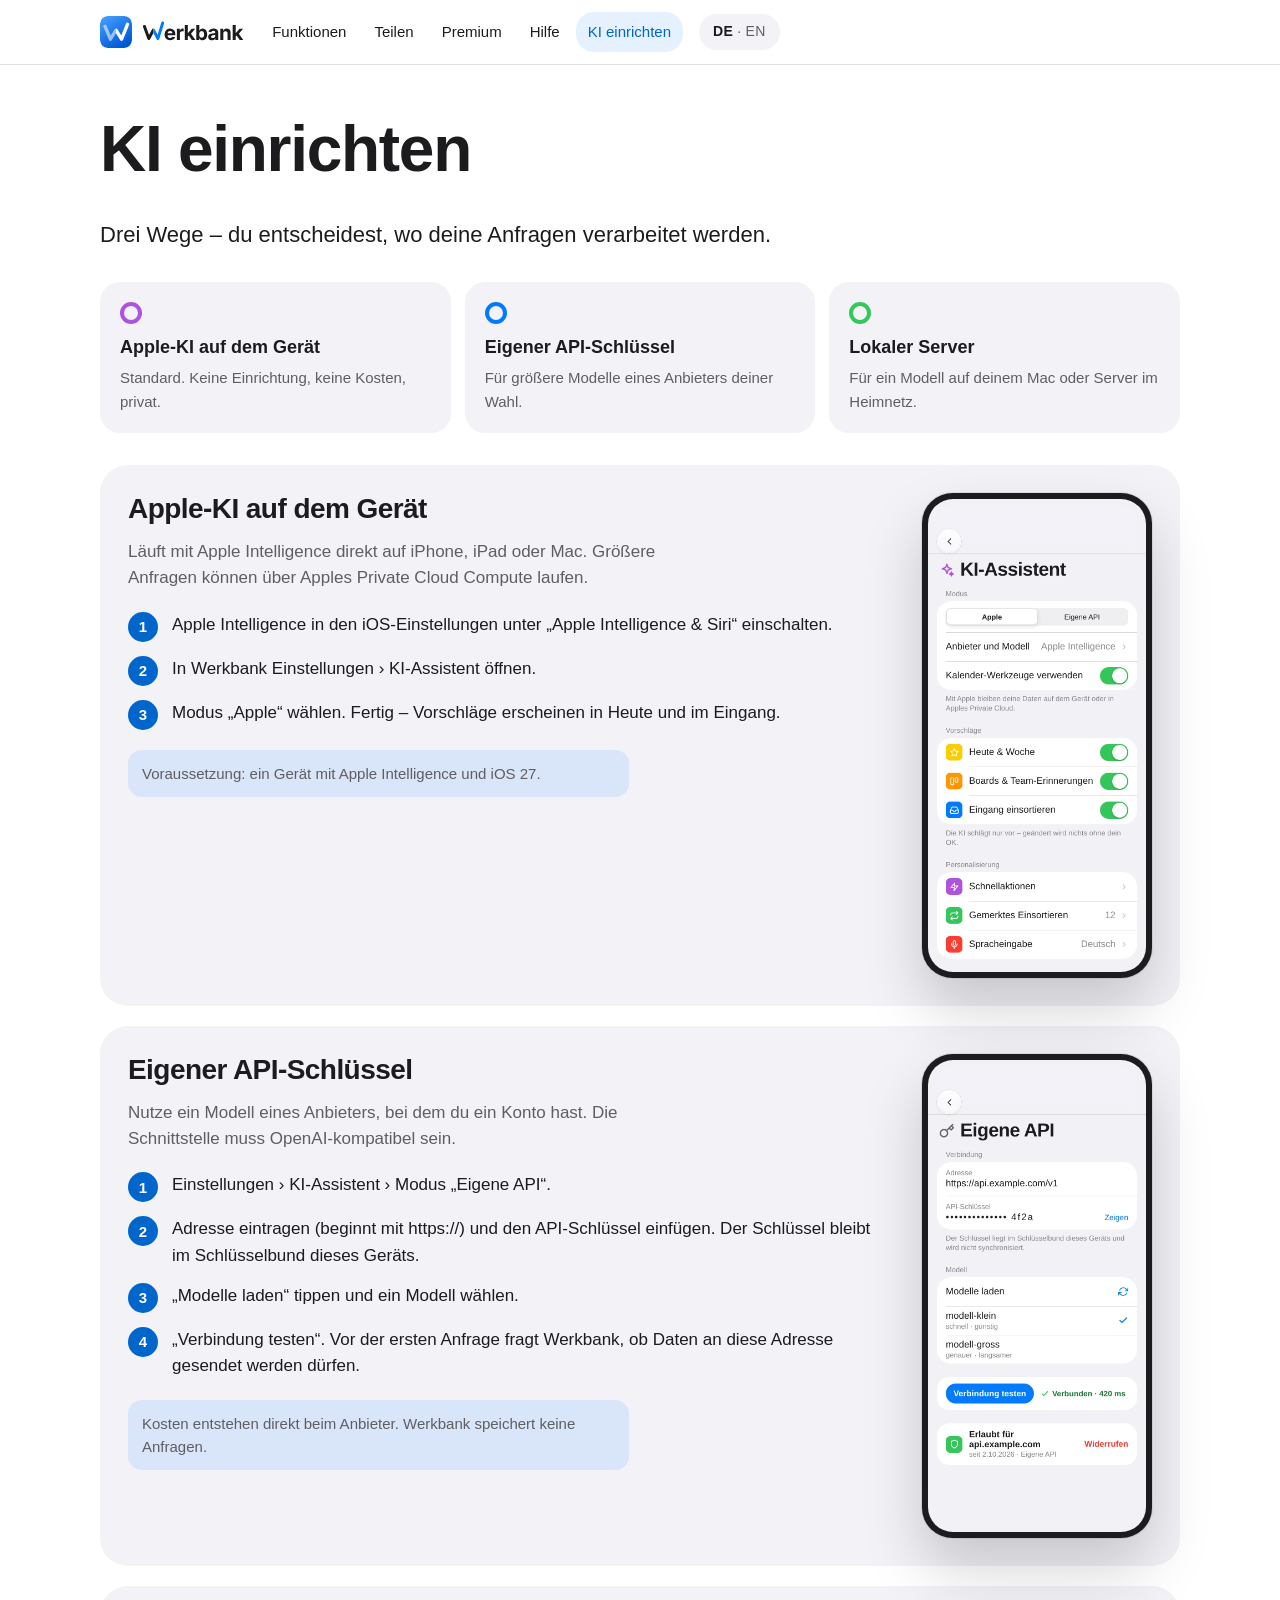
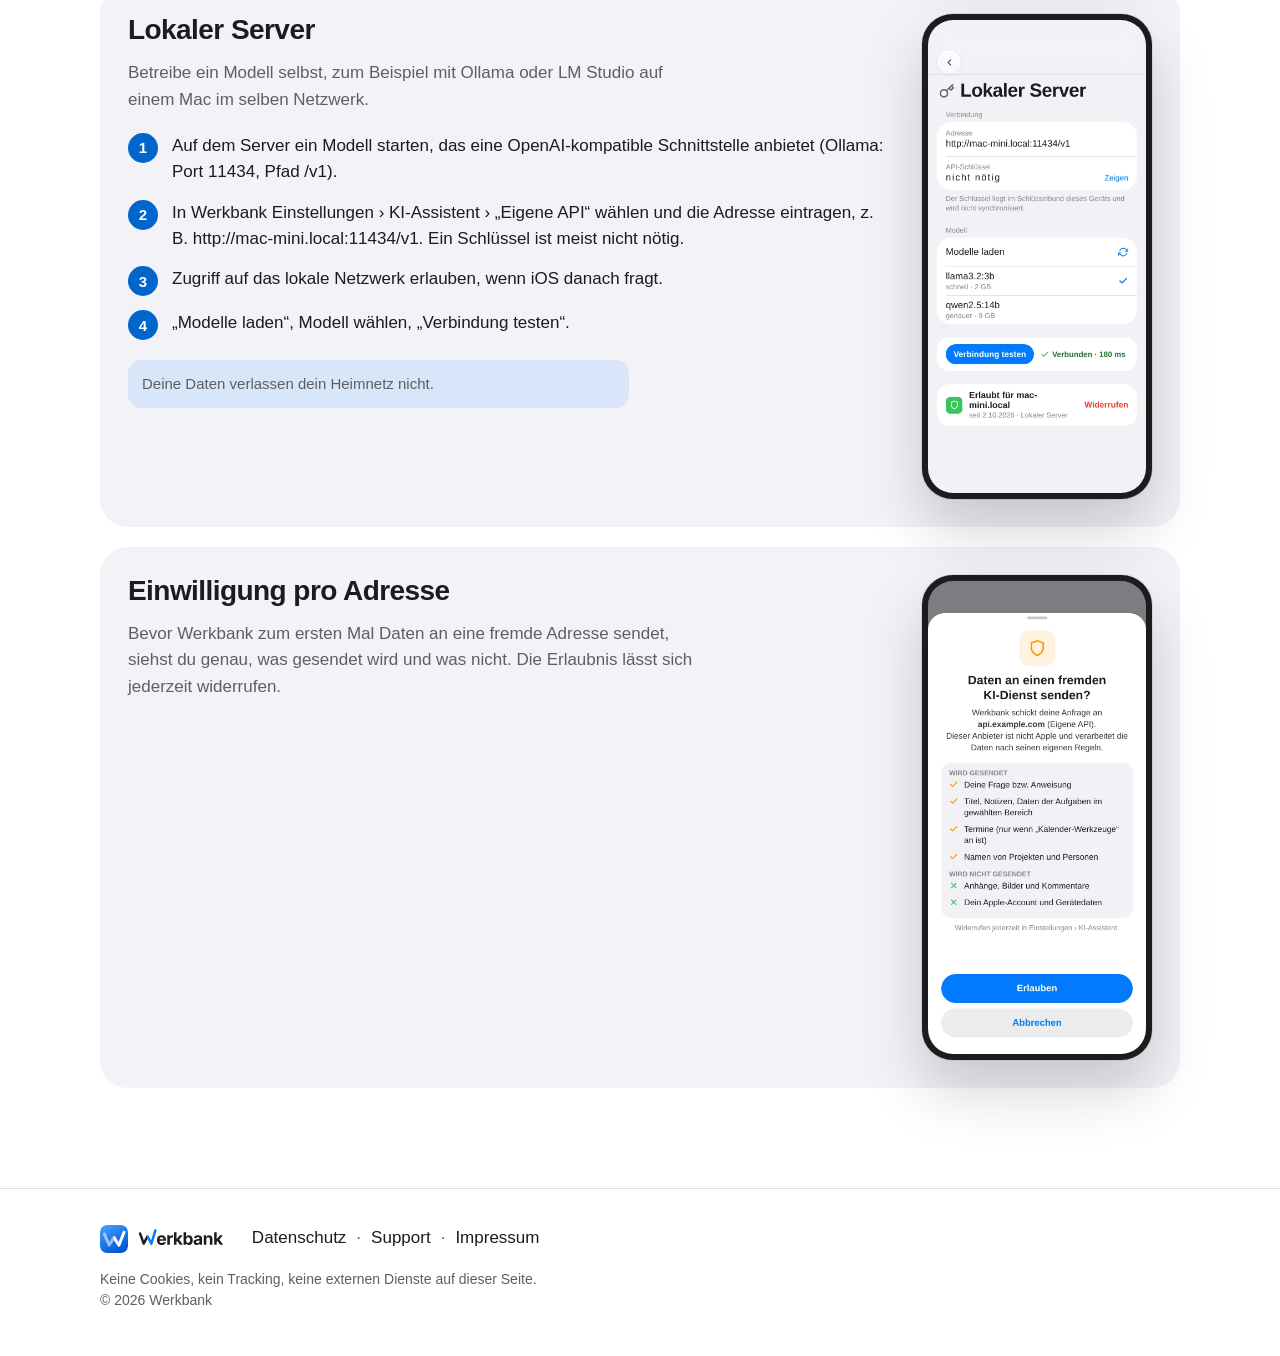
<file: ki-setup.html>
<!doctype html>
<html lang="de">
<head>
<meta charset="utf-8">
<meta name="viewport" content="width=device-width, initial-scale=1, viewport-fit=cover">
<title>KI einrichten – Werkbank</title>
<meta name="description" content="Werkbank für iPhone, iPad und Mac: Aufgaben, Boards und Kalender an einem Ort – mit KI, die mitdenkt und deine Daten respektiert.">
<meta name="color-scheme" content="light dark">
<meta name="theme-color" content="#ffffff" media="(prefers-color-scheme: light)">
<meta name="theme-color" content="#000000" media="(prefers-color-scheme: dark)">
<link rel="icon" href="assets/app-icon.svg" type="image/svg+xml">
<link rel="apple-touch-icon" href="assets/apple-touch-icon.png">
<link rel="alternate" hreflang="en" href="en/ki-setup.html">
<link rel="stylesheet" href="assets/site.css">
<script src="assets/site.js"></script>
</head>
<body class="page-ki-setup">
<a class="skip" href="#inhalt">Zum Inhalt springen</a>
<header class="top">
<div class="wrap top-in">
<a class="brand" href="index.html" aria-label="Werkbank"><img src="assets/app-icon.svg" alt="" width="32" height="32"><svg class="wm" viewBox="-4 -96.8 493.9 120.8" aria-hidden="true" focusable="false"><path d="M132.16796875 1.07421875Q123.818359375 1.07421875 117.763671875 -2.34375Q111.708984375 -5.76171875 108.4619140625 -12.060546875Q105.21484375 -18.359375 105.21484375 -27.001953125Q105.21484375 -35.44921875 108.4375 -41.796875Q111.66015625 -48.14453125 117.568359375 -51.708984375Q123.4765625 -55.2734375 131.435546875 -55.2734375Q136.806640625 -55.2734375 141.4453125 -53.564453125Q146.083984375 -51.85546875 149.599609375 -48.4130859375Q153.115234375 -44.970703125 155.0927734375 -39.794921875Q157.0703125 -34.619140625 157.0703125 -27.587890625V-23.486328125H119.716796875Q119.86328125 -19.3359375 121.328125 -16.40625Q122.890625 -13.18359375 125.7470703125 -11.572265625Q128.603515625 -9.9609375 132.412109375 -9.9609375Q135.0 -9.9609375 137.099609375 -10.693359375Q139.19921875 -11.42578125 140.6884765625 -12.8662109375Q142.177734375 -14.306640625 142.958984375 -16.40625L156.240234375 -13.916015625Q154.921875 -9.423828125 151.650390625 -6.0302734375Q148.37890625 -2.63671875 143.4716796875 -0.78125Q138.564453125 1.07421875 132.16796875 1.07421875ZM119.814453125 -32.666015625H142.958984375Q142.666015625 -35.400390625 141.787109375 -37.646484375Q140.46875 -40.771484375 137.9052734375 -42.5048828125Q135.341796875 -44.23828125 131.58203125 -44.23828125Q127.7734375 -44.23828125 125.1123046875 -42.48046875Q122.451171875 -40.72265625 121.083984375 -37.744140625Q120.05859375 -35.44921875 119.814453125 -32.666015625Z M164.580078125 0.0V-54.58984375H178.740234375V-45.068359375H179.326171875Q180.83984375 -50.146484375 184.3798828125 -52.734375Q187.919921875 -55.322265625 192.509765625 -55.322265625Q193.6328125 -55.322265625 194.951171875 -55.2001953125Q196.26953125 -55.078125 197.24609375 -54.833984375V-41.748046875Q196.26953125 -42.08984375 194.4140625 -42.28515625Q192.55859375 -42.48046875 190.8984375 -42.48046875Q187.578125 -42.48046875 184.892578125 -41.0400390625Q182.20703125 -39.599609375 180.7177734375 -37.0361328125Q179.228515625 -34.47265625 179.228515625 -31.0546875V0.0Z M202.802734375 0.0V-72.75390625H217.451171875V-33.59375H218.28125L236.15234375 -54.58984375H253.095703125L232.685546875 -30.859375L254.12109375 0.0H236.884765625L221.650390625 -22.216796875L217.451171875 -17.529296875V0.0Z M288.876953125 0.927734375Q284.43359375 0.927734375 281.357421875 -0.5859375Q278.28125 -2.099609375 276.3525390625 -4.3212890625Q274.423828125 -6.54296875 273.3984375 -8.740234375H272.71484375V0.0H258.310546875V-72.75390625H272.958984375V-45.41015625H273.3984375Q274.423828125 -47.55859375 276.3037109375 -49.853515625Q278.18359375 -52.1484375 281.259765625 -53.7109375Q284.3359375 -55.2734375 288.974609375 -55.2734375Q295.029296875 -55.2734375 300.05859375 -52.1484375Q305.087890625 -49.0234375 308.0908203125 -42.7734375Q311.09375 -36.5234375 311.09375 -27.197265625Q311.09375 -18.115234375 308.1640625 -11.8408203125Q305.234375 -5.56640625 300.205078125 -2.3193359375Q295.17578125 0.927734375 288.876953125 0.927734375ZM284.384765625 -10.83984375Q288.193359375 -10.83984375 290.8056640625 -12.939453125Q293.41796875 -15.0390625 294.7607421875 -18.75Q296.103515625 -22.4609375 296.103515625 -27.24609375Q296.103515625 -32.03125 294.7607421875 -35.693359375Q293.41796875 -39.35546875 290.830078125 -41.455078125Q288.2421875 -43.5546875 284.384765625 -43.5546875Q280.625 -43.5546875 277.98828125 -41.5283203125Q275.3515625 -39.501953125 273.984375 -35.8642578125Q272.6171875 -32.2265625 272.6171875 -27.24609375Q272.6171875 -22.314453125 274.0087890625 -18.6279296875Q275.400390625 -14.94140625 278.037109375 -12.890625Q280.673828125 -10.83984375 284.384765625 -10.83984375Z M334.08203125 1.07421875Q328.90625 1.07421875 324.7802734375 -0.7568359375Q320.654296875 -2.587890625 318.2861328125 -6.2255859375Q315.91796875 -9.86328125 315.91796875 -15.283203125Q315.91796875 -19.82421875 317.6025390625 -22.900390625Q319.287109375 -25.9765625 322.1923828125 -27.83203125Q325.09765625 -29.6875 328.7841796875 -30.6640625Q332.470703125 -31.640625 336.5234375 -32.03125Q341.259765625 -32.51953125 344.1650390625 -32.9345703125Q347.0703125 -33.349609375 348.4130859375 -34.2529296875Q349.755859375 -35.15625 349.755859375 -36.9140625V-37.158203125Q349.755859375 -39.501953125 348.779296875 -41.11328125Q347.802734375 -42.724609375 345.8740234375 -43.5791015625Q343.9453125 -44.43359375 341.2109375 -44.43359375Q338.37890625 -44.43359375 336.279296875 -43.5791015625Q334.1796875 -42.724609375 332.861328125 -41.30859375Q331.54296875 -39.892578125 330.908203125 -38.134765625L317.48046875 -40.33203125Q318.896484375 -45.1171875 322.16796875 -48.4375Q325.439453125 -51.7578125 330.2978515625 -53.515625Q335.15625 -55.2734375 341.259765625 -55.2734375Q345.654296875 -55.2734375 349.8046875 -54.2236328125Q353.955078125 -53.173828125 357.2509765625 -50.9765625Q360.546875 -48.779296875 362.4755859375 -45.2392578125Q364.404296875 -41.69921875 364.404296875 -36.767578125V0.0H350.537109375V-7.568359375H350.048828125Q348.73046875 -5.029296875 346.533203125 -3.1005859375Q344.3359375 -1.171875 341.2353515625 -0.048828125Q338.134765625 1.07421875 334.08203125 1.07421875ZM338.232421875 -9.228515625Q341.69921875 -9.228515625 344.3115234375 -10.595703125Q346.923828125 -11.962890625 348.388671875 -14.306640625Q349.853515625 -16.650390625 349.853515625 -19.53125V-25.439453125Q349.21875 -24.951171875 347.900390625 -24.560546875Q346.58203125 -24.169921875 344.970703125 -23.876953125Q343.359375 -23.583984375 341.796875 -23.33984375Q340.234375 -23.095703125 339.013671875 -22.94921875Q336.328125 -22.55859375 334.27734375 -21.6796875Q332.2265625 -20.80078125 331.103515625 -19.3603515625Q329.98046875 -17.919921875 329.98046875 -15.673828125Q329.98046875 -13.57421875 331.0546875 -12.1337890625Q332.12890625 -10.693359375 333.984375 -9.9609375Q335.83984375 -9.228515625 338.232421875 -9.228515625Z M389.052734375 -31.591796875V0.0H374.404296875V-54.58984375H388.22265625L388.41796875 -43.310546875Q390.517578125 -48.486328125 394.130859375 -51.5625Q398.4765625 -55.2734375 405.41015625 -55.2734375Q411.07421875 -55.2734375 415.2978515625 -52.8076171875Q419.521484375 -50.341796875 421.8408203125 -45.7275390625Q424.16015625 -41.11328125 424.16015625 -34.716796875V0.0H409.51171875V-32.177734375Q409.51171875 -37.255859375 406.8994140625 -40.13671875Q404.287109375 -43.017578125 399.6484375 -43.017578125Q396.572265625 -43.017578125 394.1552734375 -41.6748046875Q391.73828125 -40.33203125 390.3955078125 -37.79296875Q389.052734375 -35.25390625 389.052734375 -31.591796875Z M434.16015625 0.0V-72.75390625H448.80859375V-33.59375H449.638671875L467.509765625 -54.58984375H484.453125L464.04296875 -30.859375L485.478515625 0.0H468.2421875L453.0078125 -22.216796875L448.80859375 -17.529296875V0.0Z" fill="currentColor"/><clipPath id="whL"><rect x="-10000" y="-10000" width="10050.83" height="20000"/></clipPath><clipPath id="whR"><rect x="50.83" y="-10000" width="10000" height="20000"/></clipPath><path d="M7.81 -65.65 L28.80 -7.10 L50.83 -48.58 L72.87 -7.10 L95.95 -82.69" stroke="currentColor" stroke-opacity="1.0" fill="none" stroke-width="14.20" stroke-linecap="round" stroke-linejoin="round" clip-path="url(#whL)"/><path d="M7.81 -65.65 L28.80 -7.10 L50.83 -48.58 L72.87 -7.10 L95.95 -82.69" stroke="currentColor" class="wm-acc" fill="none" stroke-width="14.20" stroke-linecap="round" stroke-linejoin="round" clip-path="url(#whR)"/></svg></a>
<nav aria-label="Hauptnavigation"><ul class="nav"><li><a href="index.html#funktionen">Funktionen</a></li><li><a href="index.html#teilen">Teilen</a></li><li><a href="index.html#premium">Premium</a></li><li><a href="hilfe.html">Hilfe</a></li><li><a href="ki-setup.html" aria-current="page">KI einrichten</a></li></ul></nav>
<a class="lang" href="en/ki-setup.html" hreflang="en" lang="en" aria-label="English"><span aria-hidden="true"><b>DE</b> · EN</span></a>
</div>
</header>
<main id="inhalt">
<div class="wrap page">
<header class="page-head"><h1>KI einrichten</h1><p class="lead">Drei Wege – du entscheidest, wo deine Anfragen verarbeitet werden.</p></header>
<ul class="ways"><li><a class="way" href="#apple"><span class="ring-dot" style="--c:#af52de" aria-hidden="true"></span><strong>Apple-KI auf dem Gerät</strong><span>Standard. Keine Einrichtung, keine Kosten, privat.</span></a></li><li><a class="way" href="#api"><span class="ring-dot" style="--c:#007aff" aria-hidden="true"></span><strong>Eigener API-Schlüssel</strong><span>Für größere Modelle eines Anbieters deiner Wahl.</span></a></li><li><a class="way" href="#lokal"><span class="ring-dot" style="--c:#34c759" aria-hidden="true"></span><strong>Lokaler Server</strong><span>Für ein Modell auf deinem Mac oder Server im Heimnetz.</span></a></li></ul>
<section class="ai-sec card reveal" id="apple" aria-labelledby="h-apple">
<div class="ai-txt"><h2 id="h-apple">Apple-KI auf dem Gerät</h2><p>Läuft mit Apple Intelligence direkt auf iPhone, iPad oder Mac. Größere Anfragen können über Apples Private Cloud Compute laufen.</p><ol class="steps"><li><span class="step-n" aria-hidden="true">1</span><p><span class="sr">Schritt 1: </span>Apple Intelligence in den iOS-Einstellungen unter „Apple Intelligence & Siri“ einschalten.</p></li><li><span class="step-n" aria-hidden="true">2</span><p><span class="sr">Schritt 2: </span>In Werkbank Einstellungen › KI-Assistent öffnen.</p></li><li><span class="step-n" aria-hidden="true">3</span><p><span class="sr">Schritt 3: </span>Modus „Apple“ wählen. Fertig – Vorschläge erscheinen in Heute und im Eingang.</p></li></ol><p class="note">Voraussetzung: ein Gerät mit Apple Intelligence und iOS 27.</p></div>
<div class="ai-img"><figure class="phone small"><picture><img src="assets/img/setup-apple.webp" alt="Einstellungen KI-Assistent mit Modus Apple, Anbieter Apple Intelligence und eingeschalteten Vorschlägen." width="393" height="852" loading="lazy" decoding="async"></picture></figure></div></section><section class="ai-sec card reveal" id="api" aria-labelledby="h-api">
<div class="ai-txt"><h2 id="h-api">Eigener API-Schlüssel</h2><p>Nutze ein Modell eines Anbieters, bei dem du ein Konto hast. Die Schnittstelle muss OpenAI-kompatibel sein.</p><ol class="steps"><li><span class="step-n" aria-hidden="true">1</span><p><span class="sr">Schritt 1: </span>Einstellungen › KI-Assistent › Modus „Eigene API“.</p></li><li><span class="step-n" aria-hidden="true">2</span><p><span class="sr">Schritt 2: </span>Adresse eintragen (beginnt mit https://) und den API-Schlüssel einfügen. Der Schlüssel bleibt im Schlüsselbund dieses Geräts.</p></li><li><span class="step-n" aria-hidden="true">3</span><p><span class="sr">Schritt 3: </span>„Modelle laden“ tippen und ein Modell wählen.</p></li><li><span class="step-n" aria-hidden="true">4</span><p><span class="sr">Schritt 4: </span>„Verbindung testen“. Vor der ersten Anfrage fragt Werkbank, ob Daten an diese Adresse gesendet werden dürfen.</p></li></ol><p class="note">Kosten entstehen direkt beim Anbieter. Werkbank speichert keine Anfragen.</p></div>
<div class="ai-img"><figure class="phone small"><picture><img src="assets/img/setup-api.webp" alt="Einstellungen Eigene API mit Adresse, API-Schlüssel, Modellauswahl und erfolgreichem Verbindungstest." width="393" height="852" loading="lazy" decoding="async"></picture></figure></div></section><section class="ai-sec card reveal" id="lokal" aria-labelledby="h-lokal">
<div class="ai-txt"><h2 id="h-lokal">Lokaler Server</h2><p>Betreibe ein Modell selbst, zum Beispiel mit Ollama oder LM Studio auf einem Mac im selben Netzwerk.</p><ol class="steps"><li><span class="step-n" aria-hidden="true">1</span><p><span class="sr">Schritt 1: </span>Auf dem Server ein Modell starten, das eine OpenAI-kompatible Schnittstelle anbietet (Ollama: Port 11434, Pfad /v1).</p></li><li><span class="step-n" aria-hidden="true">2</span><p><span class="sr">Schritt 2: </span>In Werkbank Einstellungen › KI-Assistent › „Eigene API“ wählen und die Adresse eintragen, z. B. http://mac-mini.local:11434/v1. Ein Schlüssel ist meist nicht nötig.</p></li><li><span class="step-n" aria-hidden="true">3</span><p><span class="sr">Schritt 3: </span>Zugriff auf das lokale Netzwerk erlauben, wenn iOS danach fragt.</p></li><li><span class="step-n" aria-hidden="true">4</span><p><span class="sr">Schritt 4: </span>„Modelle laden“, Modell wählen, „Verbindung testen“.</p></li></ol><p class="note">Deine Daten verlassen dein Heimnetz nicht.</p></div>
<div class="ai-img"><figure class="phone small"><picture><img src="assets/img/setup-lokal.webp" alt="Einstellungen Lokaler Server mit Adresse mac-mini.local, zwei lokalen Modellen und erfolgreichem Test." width="393" height="852" loading="lazy" decoding="async"></picture></figure></div></section>
<section class="ai-sec card consent reveal" aria-labelledby="h-consent"><div class="ai-txt"><h2 id="h-consent">Einwilligung pro Adresse</h2><p>Bevor Werkbank zum ersten Mal Daten an eine fremde Adresse sendet, siehst du genau, was gesendet wird und was nicht. Die Erlaubnis lässt sich jederzeit widerrufen.</p></div><div class="ai-img"><figure class="phone small"><picture><img src="assets/img/setup-einwilligung.webp" alt="Abfrage „Daten an einen fremden KI-Dienst senden?“ mit Liste der gesendeten und nicht gesendeten Daten." width="393" height="852" loading="lazy" decoding="async"></picture></figure></div></section>
</div>
</main>
<footer class="foot">
<div class="wrap foot-in">
<div class="foot-brand"><img src="assets/app-icon.svg" alt="" width="28" height="28"><svg class="wm wm-s" viewBox="-4 -96.8 493.9 120.8" aria-hidden="true" focusable="false"><path d="M132.16796875 1.07421875Q123.818359375 1.07421875 117.763671875 -2.34375Q111.708984375 -5.76171875 108.4619140625 -12.060546875Q105.21484375 -18.359375 105.21484375 -27.001953125Q105.21484375 -35.44921875 108.4375 -41.796875Q111.66015625 -48.14453125 117.568359375 -51.708984375Q123.4765625 -55.2734375 131.435546875 -55.2734375Q136.806640625 -55.2734375 141.4453125 -53.564453125Q146.083984375 -51.85546875 149.599609375 -48.4130859375Q153.115234375 -44.970703125 155.0927734375 -39.794921875Q157.0703125 -34.619140625 157.0703125 -27.587890625V-23.486328125H119.716796875Q119.86328125 -19.3359375 121.328125 -16.40625Q122.890625 -13.18359375 125.7470703125 -11.572265625Q128.603515625 -9.9609375 132.412109375 -9.9609375Q135.0 -9.9609375 137.099609375 -10.693359375Q139.19921875 -11.42578125 140.6884765625 -12.8662109375Q142.177734375 -14.306640625 142.958984375 -16.40625L156.240234375 -13.916015625Q154.921875 -9.423828125 151.650390625 -6.0302734375Q148.37890625 -2.63671875 143.4716796875 -0.78125Q138.564453125 1.07421875 132.16796875 1.07421875ZM119.814453125 -32.666015625H142.958984375Q142.666015625 -35.400390625 141.787109375 -37.646484375Q140.46875 -40.771484375 137.9052734375 -42.5048828125Q135.341796875 -44.23828125 131.58203125 -44.23828125Q127.7734375 -44.23828125 125.1123046875 -42.48046875Q122.451171875 -40.72265625 121.083984375 -37.744140625Q120.05859375 -35.44921875 119.814453125 -32.666015625Z M164.580078125 0.0V-54.58984375H178.740234375V-45.068359375H179.326171875Q180.83984375 -50.146484375 184.3798828125 -52.734375Q187.919921875 -55.322265625 192.509765625 -55.322265625Q193.6328125 -55.322265625 194.951171875 -55.2001953125Q196.26953125 -55.078125 197.24609375 -54.833984375V-41.748046875Q196.26953125 -42.08984375 194.4140625 -42.28515625Q192.55859375 -42.48046875 190.8984375 -42.48046875Q187.578125 -42.48046875 184.892578125 -41.0400390625Q182.20703125 -39.599609375 180.7177734375 -37.0361328125Q179.228515625 -34.47265625 179.228515625 -31.0546875V0.0Z M202.802734375 0.0V-72.75390625H217.451171875V-33.59375H218.28125L236.15234375 -54.58984375H253.095703125L232.685546875 -30.859375L254.12109375 0.0H236.884765625L221.650390625 -22.216796875L217.451171875 -17.529296875V0.0Z M288.876953125 0.927734375Q284.43359375 0.927734375 281.357421875 -0.5859375Q278.28125 -2.099609375 276.3525390625 -4.3212890625Q274.423828125 -6.54296875 273.3984375 -8.740234375H272.71484375V0.0H258.310546875V-72.75390625H272.958984375V-45.41015625H273.3984375Q274.423828125 -47.55859375 276.3037109375 -49.853515625Q278.18359375 -52.1484375 281.259765625 -53.7109375Q284.3359375 -55.2734375 288.974609375 -55.2734375Q295.029296875 -55.2734375 300.05859375 -52.1484375Q305.087890625 -49.0234375 308.0908203125 -42.7734375Q311.09375 -36.5234375 311.09375 -27.197265625Q311.09375 -18.115234375 308.1640625 -11.8408203125Q305.234375 -5.56640625 300.205078125 -2.3193359375Q295.17578125 0.927734375 288.876953125 0.927734375ZM284.384765625 -10.83984375Q288.193359375 -10.83984375 290.8056640625 -12.939453125Q293.41796875 -15.0390625 294.7607421875 -18.75Q296.103515625 -22.4609375 296.103515625 -27.24609375Q296.103515625 -32.03125 294.7607421875 -35.693359375Q293.41796875 -39.35546875 290.830078125 -41.455078125Q288.2421875 -43.5546875 284.384765625 -43.5546875Q280.625 -43.5546875 277.98828125 -41.5283203125Q275.3515625 -39.501953125 273.984375 -35.8642578125Q272.6171875 -32.2265625 272.6171875 -27.24609375Q272.6171875 -22.314453125 274.0087890625 -18.6279296875Q275.400390625 -14.94140625 278.037109375 -12.890625Q280.673828125 -10.83984375 284.384765625 -10.83984375Z M334.08203125 1.07421875Q328.90625 1.07421875 324.7802734375 -0.7568359375Q320.654296875 -2.587890625 318.2861328125 -6.2255859375Q315.91796875 -9.86328125 315.91796875 -15.283203125Q315.91796875 -19.82421875 317.6025390625 -22.900390625Q319.287109375 -25.9765625 322.1923828125 -27.83203125Q325.09765625 -29.6875 328.7841796875 -30.6640625Q332.470703125 -31.640625 336.5234375 -32.03125Q341.259765625 -32.51953125 344.1650390625 -32.9345703125Q347.0703125 -33.349609375 348.4130859375 -34.2529296875Q349.755859375 -35.15625 349.755859375 -36.9140625V-37.158203125Q349.755859375 -39.501953125 348.779296875 -41.11328125Q347.802734375 -42.724609375 345.8740234375 -43.5791015625Q343.9453125 -44.43359375 341.2109375 -44.43359375Q338.37890625 -44.43359375 336.279296875 -43.5791015625Q334.1796875 -42.724609375 332.861328125 -41.30859375Q331.54296875 -39.892578125 330.908203125 -38.134765625L317.48046875 -40.33203125Q318.896484375 -45.1171875 322.16796875 -48.4375Q325.439453125 -51.7578125 330.2978515625 -53.515625Q335.15625 -55.2734375 341.259765625 -55.2734375Q345.654296875 -55.2734375 349.8046875 -54.2236328125Q353.955078125 -53.173828125 357.2509765625 -50.9765625Q360.546875 -48.779296875 362.4755859375 -45.2392578125Q364.404296875 -41.69921875 364.404296875 -36.767578125V0.0H350.537109375V-7.568359375H350.048828125Q348.73046875 -5.029296875 346.533203125 -3.1005859375Q344.3359375 -1.171875 341.2353515625 -0.048828125Q338.134765625 1.07421875 334.08203125 1.07421875ZM338.232421875 -9.228515625Q341.69921875 -9.228515625 344.3115234375 -10.595703125Q346.923828125 -11.962890625 348.388671875 -14.306640625Q349.853515625 -16.650390625 349.853515625 -19.53125V-25.439453125Q349.21875 -24.951171875 347.900390625 -24.560546875Q346.58203125 -24.169921875 344.970703125 -23.876953125Q343.359375 -23.583984375 341.796875 -23.33984375Q340.234375 -23.095703125 339.013671875 -22.94921875Q336.328125 -22.55859375 334.27734375 -21.6796875Q332.2265625 -20.80078125 331.103515625 -19.3603515625Q329.98046875 -17.919921875 329.98046875 -15.673828125Q329.98046875 -13.57421875 331.0546875 -12.1337890625Q332.12890625 -10.693359375 333.984375 -9.9609375Q335.83984375 -9.228515625 338.232421875 -9.228515625Z M389.052734375 -31.591796875V0.0H374.404296875V-54.58984375H388.22265625L388.41796875 -43.310546875Q390.517578125 -48.486328125 394.130859375 -51.5625Q398.4765625 -55.2734375 405.41015625 -55.2734375Q411.07421875 -55.2734375 415.2978515625 -52.8076171875Q419.521484375 -50.341796875 421.8408203125 -45.7275390625Q424.16015625 -41.11328125 424.16015625 -34.716796875V0.0H409.51171875V-32.177734375Q409.51171875 -37.255859375 406.8994140625 -40.13671875Q404.287109375 -43.017578125 399.6484375 -43.017578125Q396.572265625 -43.017578125 394.1552734375 -41.6748046875Q391.73828125 -40.33203125 390.3955078125 -37.79296875Q389.052734375 -35.25390625 389.052734375 -31.591796875Z M434.16015625 0.0V-72.75390625H448.80859375V-33.59375H449.638671875L467.509765625 -54.58984375H484.453125L464.04296875 -30.859375L485.478515625 0.0H468.2421875L453.0078125 -22.216796875L448.80859375 -17.529296875V0.0Z" fill="currentColor"/><clipPath id="wfL"><rect x="-10000" y="-10000" width="10050.83" height="20000"/></clipPath><clipPath id="wfR"><rect x="50.83" y="-10000" width="10000" height="20000"/></clipPath><path d="M7.81 -65.65 L28.80 -7.10 L50.83 -48.58 L72.87 -7.10 L95.95 -82.69" stroke="currentColor" stroke-opacity="1.0" fill="none" stroke-width="14.20" stroke-linecap="round" stroke-linejoin="round" clip-path="url(#wfL)"/><path d="M7.81 -65.65 L28.80 -7.10 L50.83 -48.58 L72.87 -7.10 L95.95 -82.69" stroke="currentColor" class="wm-acc" fill="none" stroke-width="14.20" stroke-linecap="round" stroke-linejoin="round" clip-path="url(#wfR)"/></svg><span class="vh">Werkbank</span></div>
<nav aria-label="Footer"><ul class="foot-nav"><li><a href="datenschutz.html">Datenschutz</a></li><li><a href="hilfe.html">Support</a></li><li><a href="impressum.html">Impressum</a></li></ul></nav>
<p class="foot-note">Keine Cookies, kein Tracking, keine externen Dienste auf dieser Seite.<br>© 2026 Werkbank</p>
</div>
</footer>
</body>
</html>
</file>
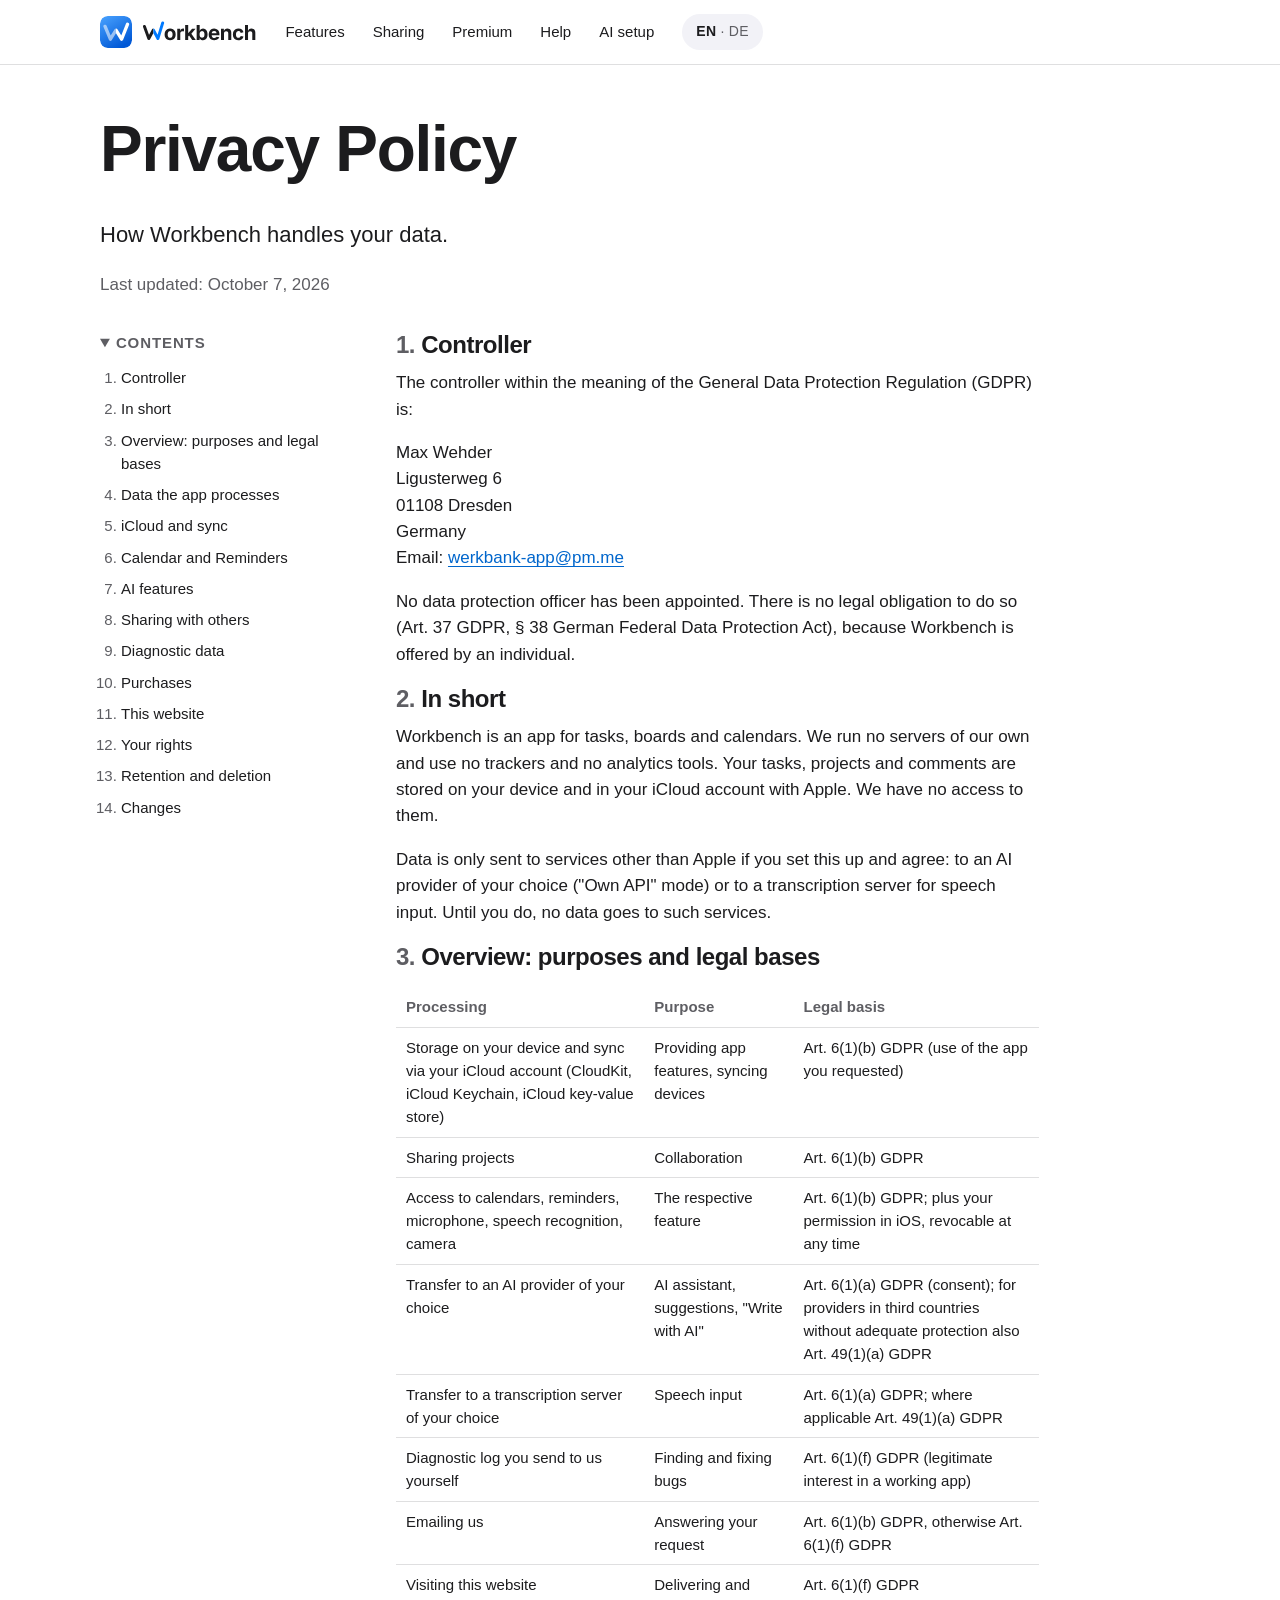
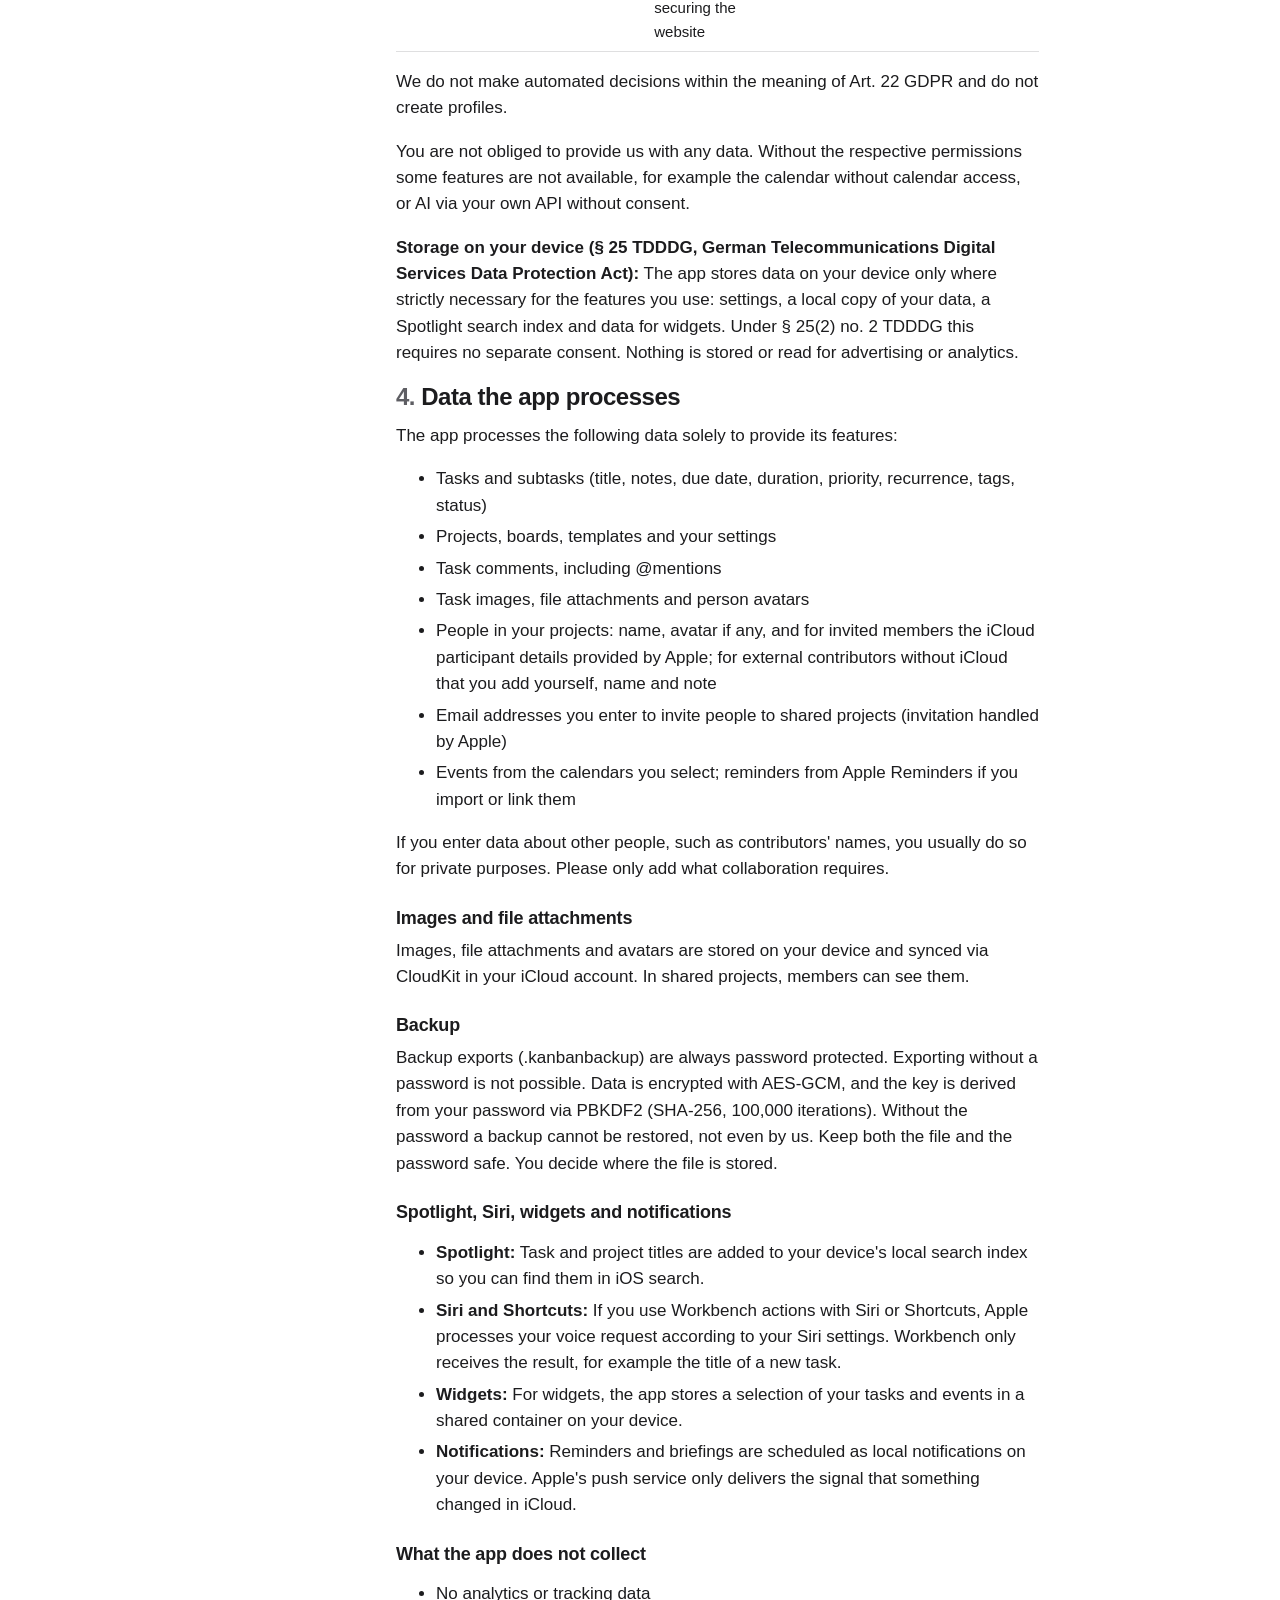
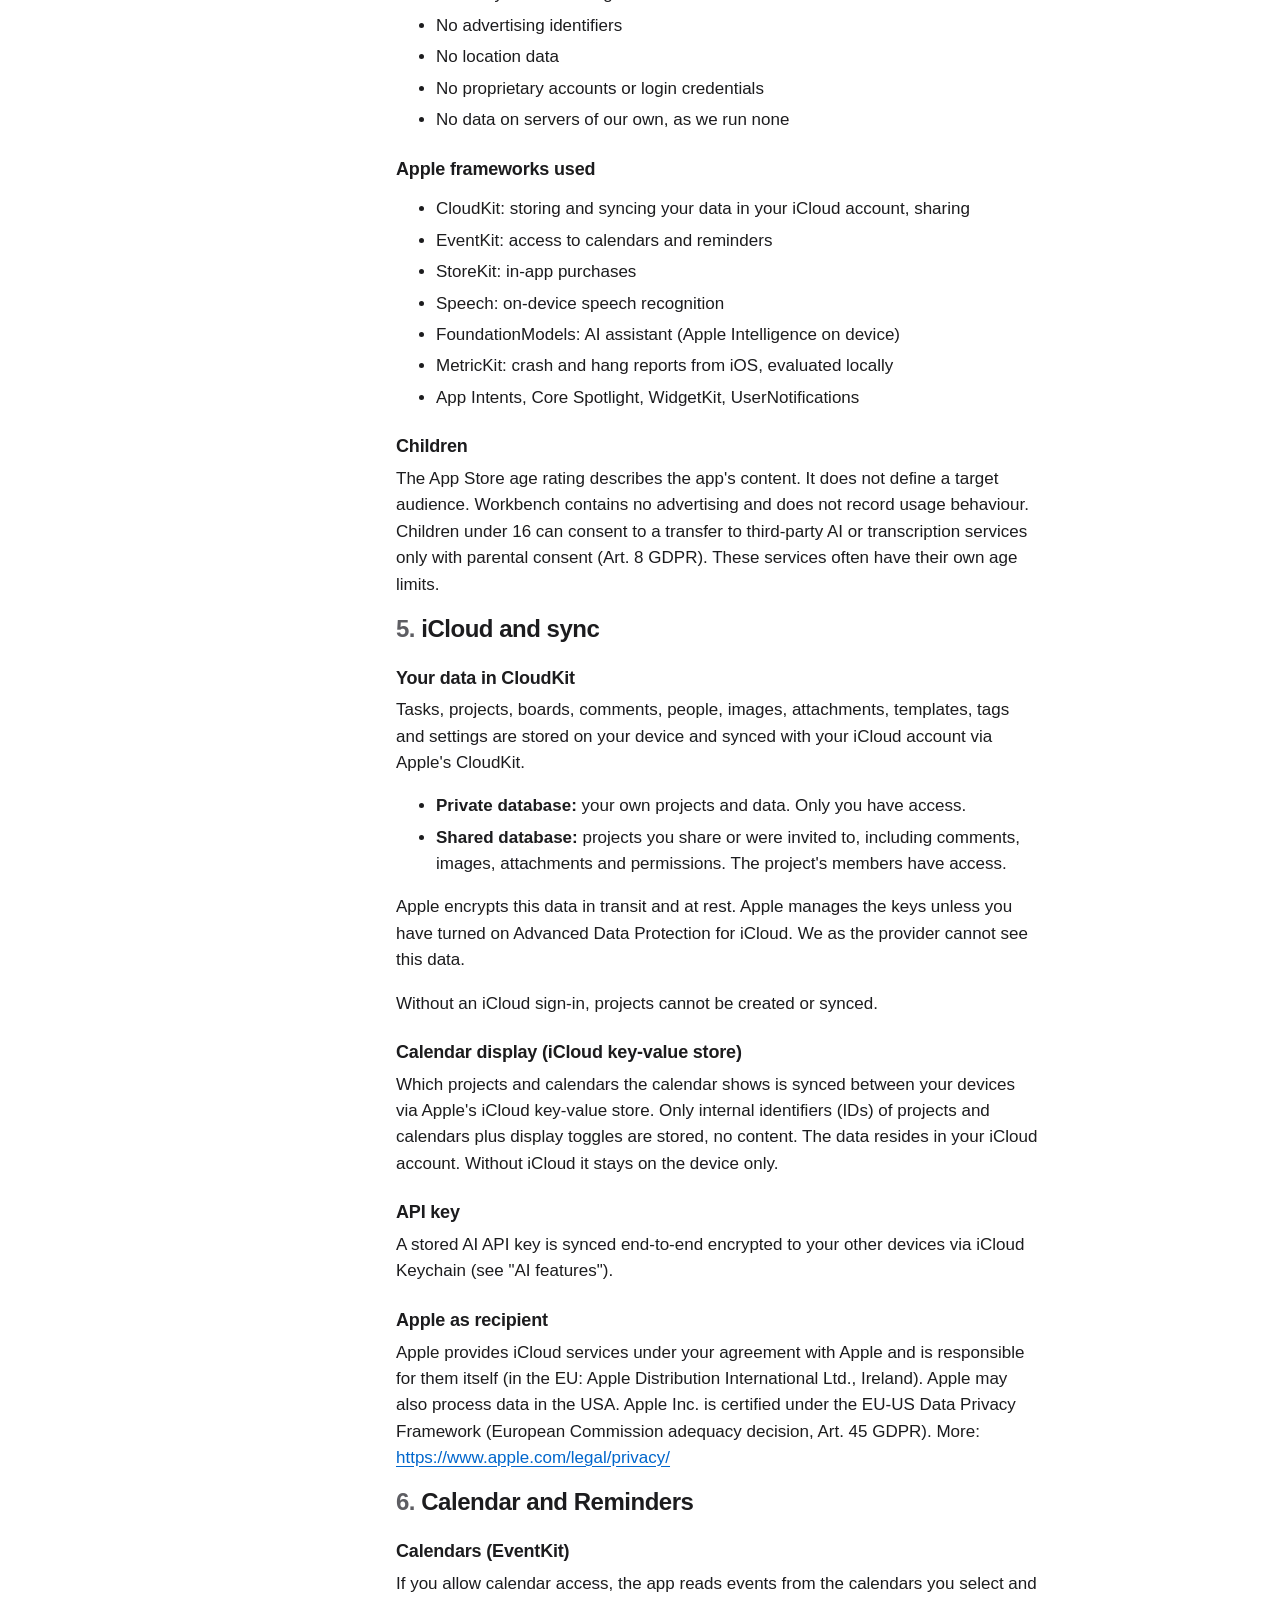
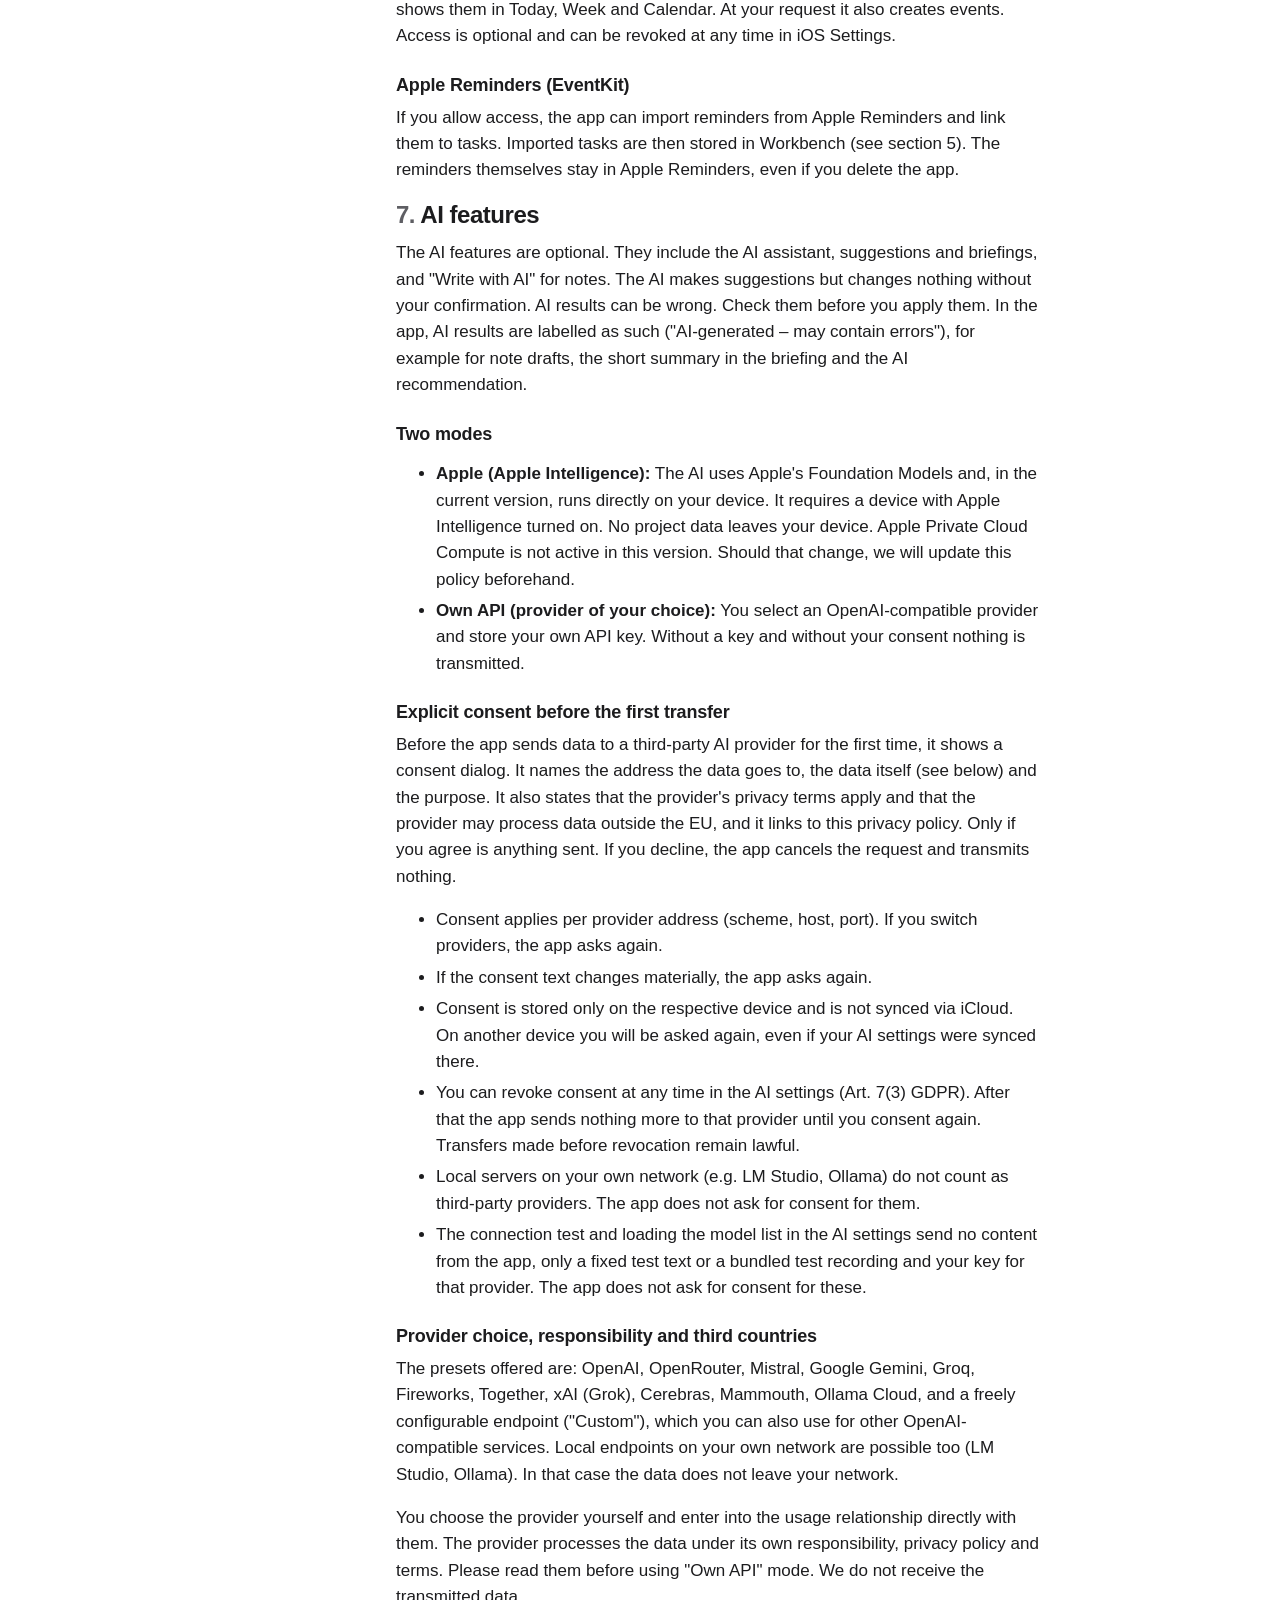
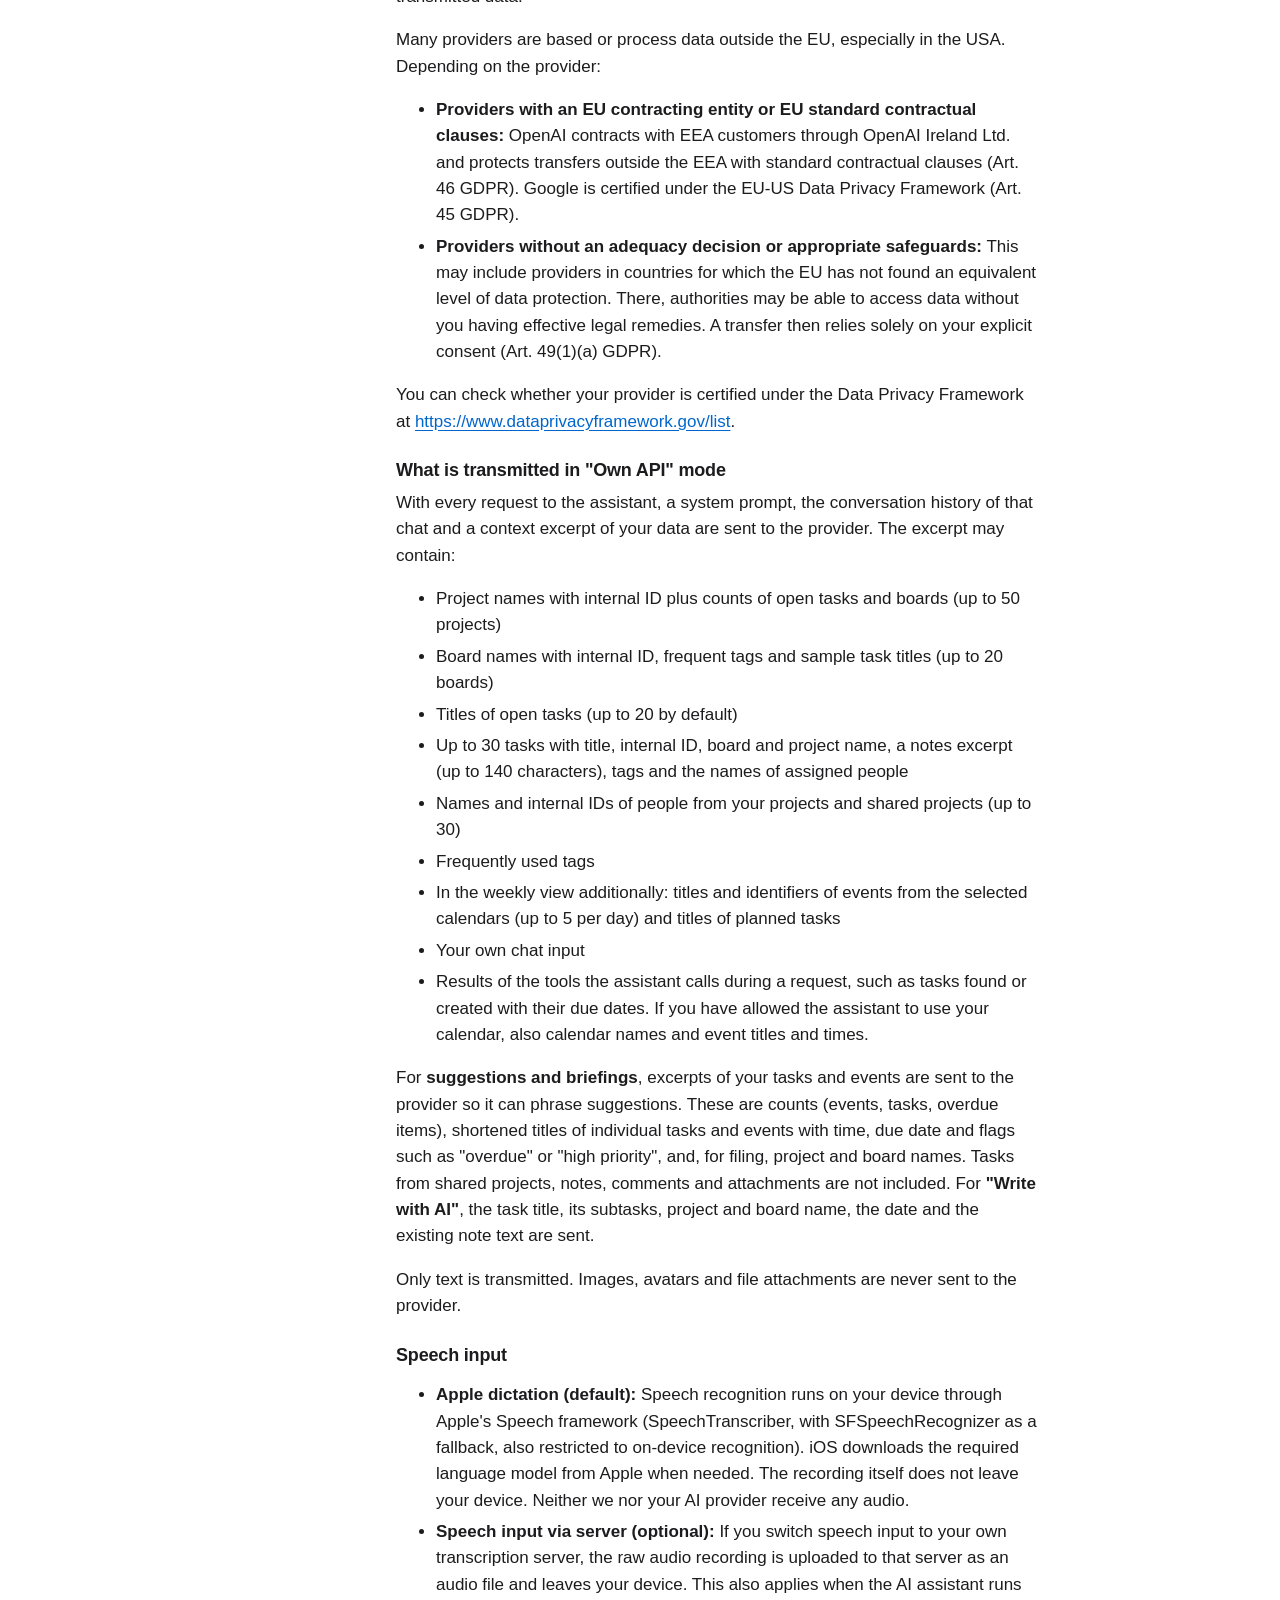
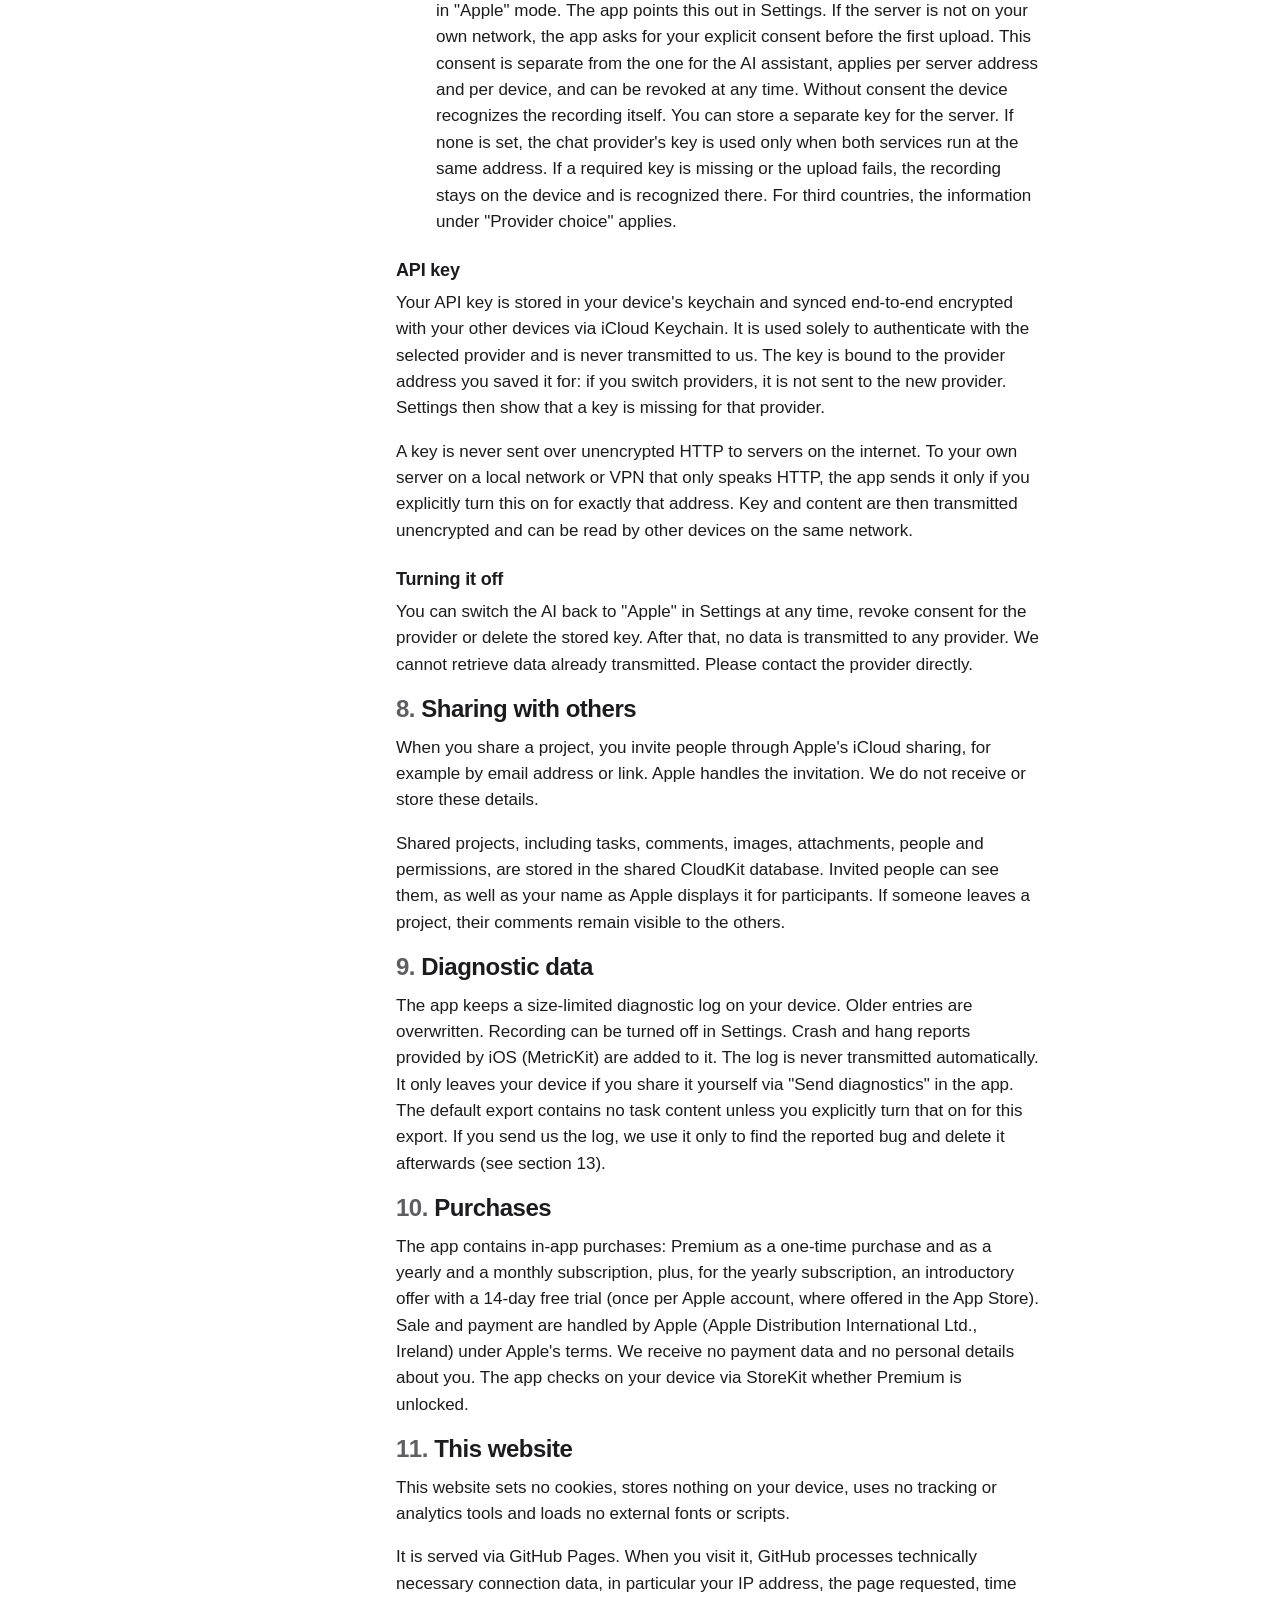
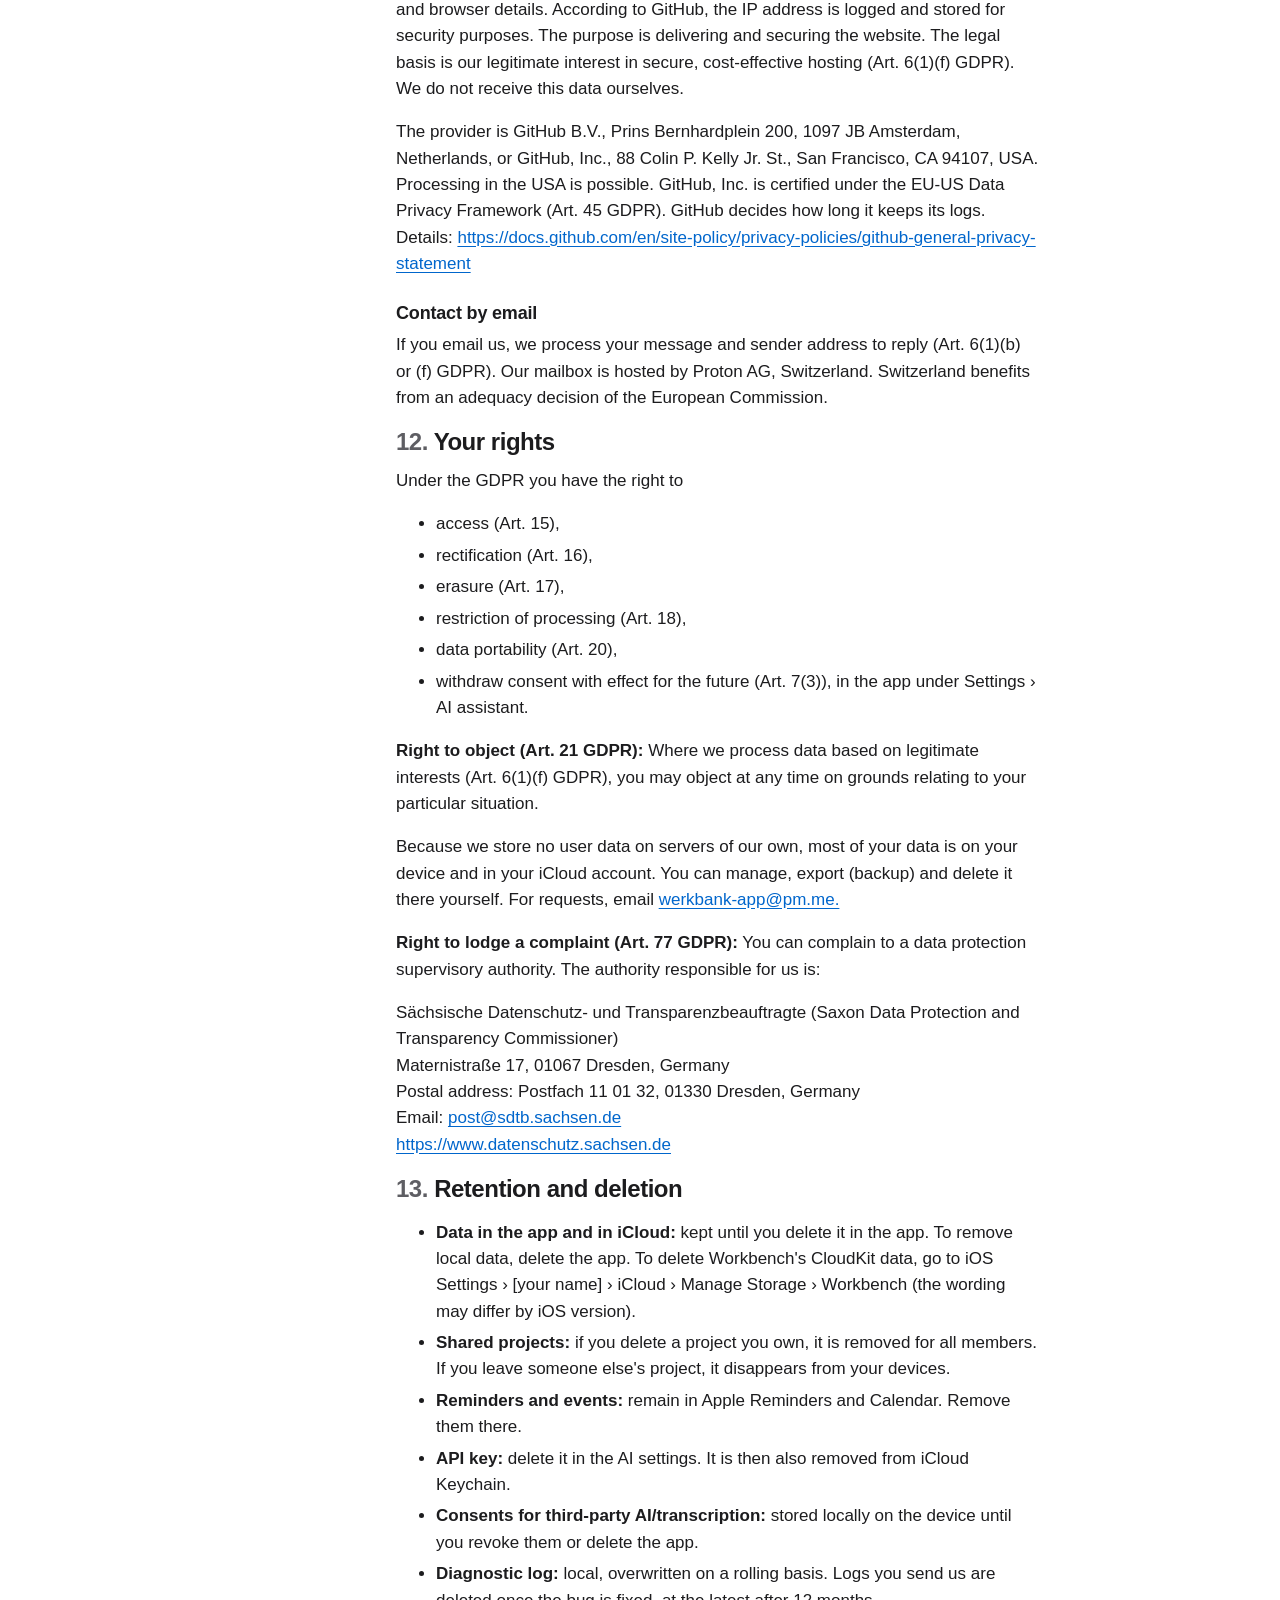
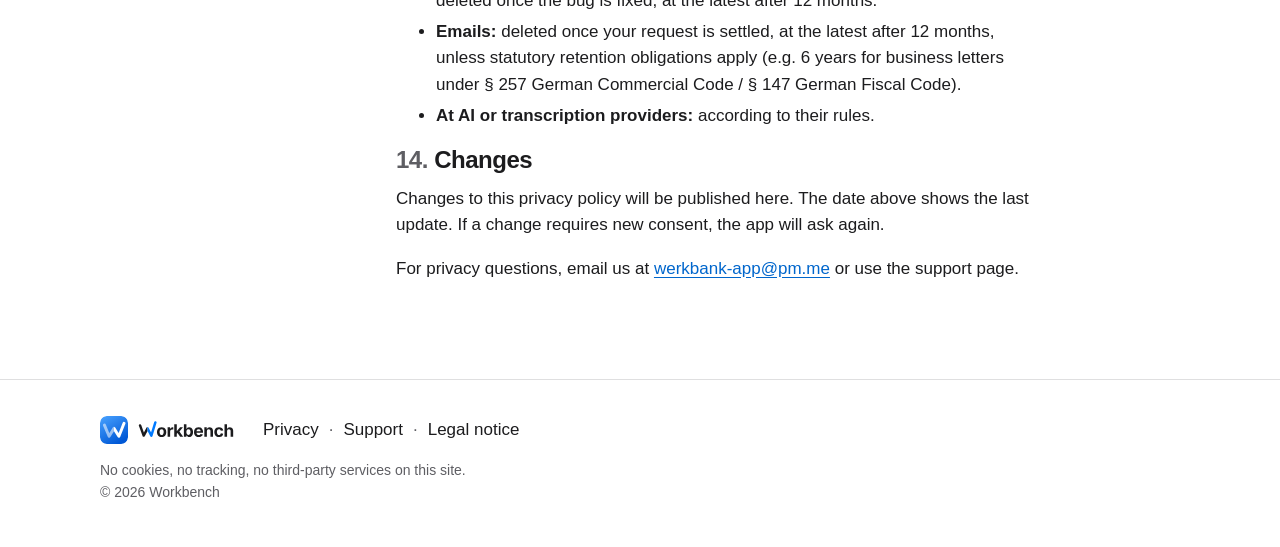
<file: en/datenschutz.html>
<!doctype html>
<html lang="en">
<head>
<meta charset="utf-8">
<meta name="viewport" content="width=device-width, initial-scale=1, viewport-fit=cover">
<title>Privacy – Workbench</title>
<meta name="description" content="Workbench for iPhone, iPad and Mac: tasks, boards and calendar in one place – with AI that thinks ahead and respects your data.">
<meta name="color-scheme" content="light dark">
<meta name="theme-color" content="#ffffff" media="(prefers-color-scheme: light)">
<meta name="theme-color" content="#000000" media="(prefers-color-scheme: dark)">
<link rel="icon" href="../assets/app-icon.svg" type="image/svg+xml">
<link rel="apple-touch-icon" href="../assets/apple-touch-icon.png">
<link rel="alternate" hreflang="de" href="../datenschutz.html">
<link rel="stylesheet" href="../assets/site.css">
<script src="../assets/site.js"></script>
</head>
<body class="page-datenschutz">
<a class="skip" href="#inhalt">Skip to content</a>
<header class="top">
<div class="wrap top-in">
<a class="brand" href="index.html" aria-label="Workbench"><img src="../assets/app-icon.svg" alt="" width="32" height="32"><svg class="wm" viewBox="-4 -96.8 557.8 120.8" aria-hidden="true" focusable="false"><path d="M131.923828125 1.07421875Q123.720703125 1.07421875 117.71484375 -2.4658203125Q111.708984375 -6.005859375 108.4619140625 -12.3291015625Q105.21484375 -18.65234375 105.21484375 -27.05078125Q105.21484375 -35.546875 108.4619140625 -41.8701171875Q111.708984375 -48.193359375 117.71484375 -51.7333984375Q123.720703125 -55.2734375 131.923828125 -55.2734375Q140.17578125 -55.2734375 146.1572265625 -51.7333984375Q152.138671875 -48.193359375 155.3857421875 -41.8701171875Q158.6328125 -35.546875 158.6328125 -27.05078125Q158.6328125 -18.65234375 155.3857421875 -12.3291015625Q152.138671875 -6.005859375 146.1572265625 -2.4658203125Q140.17578125 1.07421875 131.923828125 1.07421875ZM131.923828125 -10.44921875Q135.830078125 -10.44921875 138.466796875 -12.6220703125Q141.103515625 -14.794921875 142.421875 -18.5791015625Q143.740234375 -22.36328125 143.740234375 -27.099609375Q143.740234375 -31.93359375 142.421875 -35.693359375Q141.103515625 -39.453125 138.466796875 -41.6015625Q135.830078125 -43.75 131.923828125 -43.75Q128.017578125 -43.75 125.4052734375 -41.6015625Q122.79296875 -39.453125 121.474609375 -35.693359375Q120.15625 -31.93359375 120.15625 -27.099609375Q120.15625 -22.36328125 121.474609375 -18.5791015625Q122.79296875 -14.794921875 125.4052734375 -12.6220703125Q128.017578125 -10.44921875 131.923828125 -10.44921875Z M166.337890625 0.0V-54.58984375H180.498046875V-45.068359375H181.083984375Q182.59765625 -50.146484375 186.1376953125 -52.734375Q189.677734375 -55.322265625 194.267578125 -55.322265625Q195.390625 -55.322265625 196.708984375 -55.2001953125Q198.02734375 -55.078125 199.00390625 -54.833984375V-41.748046875Q198.02734375 -42.08984375 196.171875 -42.28515625Q194.31640625 -42.48046875 192.65625 -42.48046875Q189.3359375 -42.48046875 186.650390625 -41.0400390625Q183.96484375 -39.599609375 182.4755859375 -37.0361328125Q180.986328125 -34.47265625 180.986328125 -31.0546875V0.0Z M204.560546875 0.0V-72.75390625H219.208984375V-33.59375H220.0390625L237.91015625 -54.58984375H254.853515625L234.443359375 -30.859375L255.87890625 0.0H238.642578125L223.408203125 -22.216796875L219.208984375 -17.529296875V0.0Z M290.634765625 0.927734375Q286.19140625 0.927734375 283.115234375 -0.5859375Q280.0390625 -2.099609375 278.1103515625 -4.3212890625Q276.181640625 -6.54296875 275.15625 -8.740234375H274.47265625V0.0H260.068359375V-72.75390625H274.716796875V-45.41015625H275.15625Q276.181640625 -47.55859375 278.0615234375 -49.853515625Q279.94140625 -52.1484375 283.017578125 -53.7109375Q286.09375 -55.2734375 290.732421875 -55.2734375Q296.787109375 -55.2734375 301.81640625 -52.1484375Q306.845703125 -49.0234375 309.8486328125 -42.7734375Q312.8515625 -36.5234375 312.8515625 -27.197265625Q312.8515625 -18.115234375 309.921875 -11.8408203125Q306.9921875 -5.56640625 301.962890625 -2.3193359375Q296.93359375 0.927734375 290.634765625 0.927734375ZM286.142578125 -10.83984375Q289.951171875 -10.83984375 292.5634765625 -12.939453125Q295.17578125 -15.0390625 296.5185546875 -18.75Q297.861328125 -22.4609375 297.861328125 -27.24609375Q297.861328125 -32.03125 296.5185546875 -35.693359375Q295.17578125 -39.35546875 292.587890625 -41.455078125Q290.0 -43.5546875 286.142578125 -43.5546875Q282.3828125 -43.5546875 279.74609375 -41.5283203125Q277.109375 -39.501953125 275.7421875 -35.8642578125Q274.375 -32.2265625 274.375 -27.24609375Q274.375 -22.314453125 275.7666015625 -18.6279296875Q277.158203125 -14.94140625 279.794921875 -12.890625Q282.431640625 -10.83984375 286.142578125 -10.83984375Z M345.263671875 1.07421875Q336.9140625 1.07421875 330.859375 -2.34375Q324.8046875 -5.76171875 321.5576171875 -12.060546875Q318.310546875 -18.359375 318.310546875 -27.001953125Q318.310546875 -35.44921875 321.533203125 -41.796875Q324.755859375 -48.14453125 330.6640625 -51.708984375Q336.572265625 -55.2734375 344.53125 -55.2734375Q349.90234375 -55.2734375 354.541015625 -53.564453125Q359.1796875 -51.85546875 362.6953125 -48.4130859375Q366.2109375 -44.970703125 368.1884765625 -39.794921875Q370.166015625 -34.619140625 370.166015625 -27.587890625V-23.486328125H332.8125Q332.958984375 -19.3359375 334.423828125 -16.40625Q335.986328125 -13.18359375 338.8427734375 -11.572265625Q341.69921875 -9.9609375 345.5078125 -9.9609375Q348.095703125 -9.9609375 350.1953125 -10.693359375Q352.294921875 -11.42578125 353.7841796875 -12.8662109375Q355.2734375 -14.306640625 356.0546875 -16.40625L369.3359375 -13.916015625Q368.017578125 -9.423828125 364.74609375 -6.0302734375Q361.474609375 -2.63671875 356.5673828125 -0.78125Q351.66015625 1.07421875 345.263671875 1.07421875ZM332.91015625 -32.666015625H356.0546875Q355.76171875 -35.400390625 354.8828125 -37.646484375Q353.564453125 -40.771484375 351.0009765625 -42.5048828125Q348.4375 -44.23828125 344.677734375 -44.23828125Q340.869140625 -44.23828125 338.2080078125 -42.48046875Q335.546875 -40.72265625 334.1796875 -37.744140625Q333.154296875 -35.44921875 332.91015625 -32.666015625Z M392.32421875 -31.591796875V0.0H377.67578125V-54.58984375H391.494140625L391.689453125 -43.310546875Q393.7890625 -48.486328125 397.40234375 -51.5625Q401.748046875 -55.2734375 408.681640625 -55.2734375Q414.345703125 -55.2734375 418.5693359375 -52.8076171875Q422.79296875 -50.341796875 425.1123046875 -45.7275390625Q427.431640625 -41.11328125 427.431640625 -34.716796875V0.0H412.783203125V-32.177734375Q412.783203125 -37.255859375 410.1708984375 -40.13671875Q407.55859375 -43.017578125 402.919921875 -43.017578125Q399.84375 -43.017578125 397.4267578125 -41.6748046875Q395.009765625 -40.33203125 393.6669921875 -37.79296875Q392.32421875 -35.25390625 392.32421875 -31.591796875Z M461.845703125 1.07421875Q453.59375 1.07421875 447.6123046875 -2.4658203125Q441.630859375 -6.005859375 438.3837890625 -12.3291015625Q435.13671875 -18.65234375 435.13671875 -27.05078125Q435.13671875 -35.546875 438.3837890625 -41.8701171875Q441.630859375 -48.193359375 447.6123046875 -51.7333984375Q453.59375 -55.2734375 461.845703125 -55.2734375Q466.6796875 -55.2734375 470.78125 -54.00390625Q474.8828125 -52.734375 478.056640625 -50.390625Q481.23046875 -48.046875 483.28125 -44.677734375Q485.33203125 -41.30859375 486.11328125 -37.109375L472.490234375 -34.5703125Q472.05078125 -36.71875 471.123046875 -38.4033203125Q470.1953125 -40.087890625 468.876953125 -41.2841796875Q467.55859375 -42.48046875 465.8251953125 -43.115234375Q464.091796875 -43.75 461.9921875 -43.75Q458.0859375 -43.75 455.4248046875 -41.650390625Q452.763671875 -39.55078125 451.4208984375 -35.791015625Q450.078125 -32.03125 450.078125 -27.099609375Q450.078125 -22.265625 451.4208984375 -18.505859375Q452.763671875 -14.74609375 455.4248046875 -12.59765625Q458.0859375 -10.44921875 461.9921875 -10.44921875Q464.091796875 -10.44921875 465.849609375 -11.1083984375Q467.607421875 -11.767578125 468.974609375 -13.0126953125Q470.341796875 -14.2578125 471.26953125 -16.015625Q472.197265625 -17.7734375 472.587890625 -19.970703125L486.2109375 -17.48046875Q485.4296875 -13.134765625 483.37890625 -9.7412109375Q481.328125 -6.34765625 478.154296875 -3.90625Q474.98046875 -1.46484375 470.8544921875 -0.1953125Q466.728515625 1.07421875 461.845703125 1.07421875Z M508.41796875 -31.591796875V0.0H493.76953125V-72.75390625H508.125V-44.091796875Q510.17578125 -48.73046875 513.49609375 -51.5625Q517.841796875 -55.2734375 524.775390625 -55.2734375Q530.439453125 -55.2734375 534.6630859375 -52.8076171875Q538.88671875 -50.341796875 541.23046875 -45.7275390625Q543.57421875 -41.11328125 543.57421875 -34.716796875V0.0H528.876953125V-32.177734375Q528.876953125 -37.255859375 526.2646484375 -40.13671875Q523.65234375 -43.017578125 519.013671875 -43.017578125Q515.9375 -43.017578125 513.5205078125 -41.6748046875Q511.103515625 -40.33203125 509.7607421875 -37.79296875Q508.41796875 -35.25390625 508.41796875 -31.591796875Z" fill="currentColor"/><clipPath id="whL"><rect x="-10000" y="-10000" width="10050.83" height="20000"/></clipPath><clipPath id="whR"><rect x="50.83" y="-10000" width="10000" height="20000"/></clipPath><path d="M7.81 -65.65 L28.80 -7.10 L50.83 -48.58 L72.87 -7.10 L95.95 -82.69" stroke="currentColor" stroke-opacity="1.0" fill="none" stroke-width="14.20" stroke-linecap="round" stroke-linejoin="round" clip-path="url(#whL)"/><path d="M7.81 -65.65 L28.80 -7.10 L50.83 -48.58 L72.87 -7.10 L95.95 -82.69" stroke="currentColor" class="wm-acc" fill="none" stroke-width="14.20" stroke-linecap="round" stroke-linejoin="round" clip-path="url(#whR)"/></svg></a>
<nav aria-label="Main navigation"><ul class="nav"><li><a href="index.html#funktionen">Features</a></li><li><a href="index.html#teilen">Sharing</a></li><li><a href="index.html#premium">Premium</a></li><li><a href="hilfe.html">Help</a></li><li><a href="ki-setup.html">AI setup</a></li></ul></nav>
<a class="lang" href="../datenschutz.html" hreflang="de" lang="de" aria-label="Deutsch"><span aria-hidden="true"><b>EN</b> · DE</span></a>
</div>
</header>
<main id="inhalt">
<div class="wrap doc">
<header class="doc-head"><h1>Privacy Policy</h1><p class="lead">How Workbench handles your data.</p><p class="muted">Last updated: October 7, 2026</p></header>
<div class="doc-grid">
<nav class="toc" aria-labelledby="toc-h"><details open><summary id="toc-h">Contents</summary><ol><li><a href="#controller">Controller</a></li><li><a href="#in-short">In short</a></li><li><a href="#overview-purposes-and-legal-bases">Overview: purposes and legal bases</a></li><li><a href="#data-the-app-processes">Data the app processes</a></li><li><a href="#icloud-and-sync">iCloud and sync</a></li><li><a href="#calendar-and-reminders">Calendar and Reminders</a></li><li><a href="#ai-features">AI features</a></li><li><a href="#sharing-with-others">Sharing with others</a></li><li><a href="#diagnostic-data">Diagnostic data</a></li><li><a href="#purchases">Purchases</a></li><li><a href="#this-website">This website</a></li><li><a href="#your-rights">Your rights</a></li><li><a href="#retention-and-deletion">Retention and deletion</a></li><li><a href="#changes">Changes</a></li></ol></details></nav>
<article class="prose"><section id="controller"><h2><span class="num">1.</span> Controller</h2>
<p>The controller within the meaning of the General Data Protection Regulation (GDPR) is:</p>
<p>Max Wehder<br>Ligusterweg 6<br>01108 Dresden<br>Germany<br>Email: <a href="mailto:werkbank-app@pm.me">werkbank-app@pm.me</a></p>
<p>No data protection officer has been appointed. There is no legal obligation to do so (Art. 37 GDPR, § 38 German Federal Data Protection Act), because Workbench is offered by an individual.</p>
</section>
<section id="in-short"><h2><span class="num">2.</span> In short</h2>
<p>Workbench is an app for tasks, boards and calendars. We run no servers of our own and use no trackers and no analytics tools. Your tasks, projects and comments are stored on your device and in your iCloud account with Apple. We have no access to them.</p>
<p>Data is only sent to services other than Apple if you set this up and agree: to an AI provider of your choice ("Own API" mode) or to a transcription server for speech input. Until you do, no data goes to such services.</p>
</section>
<section id="overview-purposes-and-legal-bases"><h2><span class="num">3.</span> Overview: purposes and legal bases</h2>
<div class="table-wrap"><table><thead><tr><th scope="col">Processing</th><th scope="col">Purpose</th><th scope="col">Legal basis</th></tr></thead><tbody><tr><td>Storage on your device and sync via your iCloud account (CloudKit, iCloud Keychain, iCloud key-value store)</td><td>Providing app features, syncing devices</td><td>Art. 6(1)(b) GDPR (use of the app you requested)</td></tr><tr><td>Sharing projects</td><td>Collaboration</td><td>Art. 6(1)(b) GDPR</td></tr><tr><td>Access to calendars, reminders, microphone, speech recognition, camera</td><td>The respective feature</td><td>Art. 6(1)(b) GDPR; plus your permission in iOS, revocable at any time</td></tr><tr><td>Transfer to an AI provider of your choice</td><td>AI assistant, suggestions, "Write with AI"</td><td>Art. 6(1)(a) GDPR (consent); for providers in third countries without adequate protection also Art. 49(1)(a) GDPR</td></tr><tr><td>Transfer to a transcription server of your choice</td><td>Speech input</td><td>Art. 6(1)(a) GDPR; where applicable Art. 49(1)(a) GDPR</td></tr><tr><td>Diagnostic log you send to us yourself</td><td>Finding and fixing bugs</td><td>Art. 6(1)(f) GDPR (legitimate interest in a working app)</td></tr><tr><td>Emailing us</td><td>Answering your request</td><td>Art. 6(1)(b) GDPR, otherwise Art. 6(1)(f) GDPR</td></tr><tr><td>Visiting this website</td><td>Delivering and securing the website</td><td>Art. 6(1)(f) GDPR</td></tr></tbody></table></div>
<p>We do not make automated decisions within the meaning of Art. 22 GDPR and do not create profiles.</p>
<p>You are not obliged to provide us with any data. Without the respective permissions some features are not available, for example the calendar without calendar access, or AI via your own API without consent.</p>
<p><strong>Storage on your device (§ 25 TDDDG, German Telecommunications Digital Services Data Protection Act):</strong> The app stores data on your device only where strictly necessary for the features you use: settings, a local copy of your data, a Spotlight search index and data for widgets. Under § 25(2) no. 2 TDDDG this requires no separate consent. Nothing is stored or read for advertising or analytics.</p>
</section>
<section id="data-the-app-processes"><h2><span class="num">4.</span> Data the app processes</h2>
<p>The app processes the following data solely to provide its features:</p>
<ul><li>Tasks and subtasks (title, notes, due date, duration, priority, recurrence, tags, status)</li><li>Projects, boards, templates and your settings</li><li>Task comments, including @mentions</li><li>Task images, file attachments and person avatars</li><li>People in your projects: name, avatar if any, and for invited members the iCloud participant details provided by Apple; for external contributors without iCloud that you add yourself, name and note</li><li>Email addresses you enter to invite people to shared projects (invitation handled by Apple)</li><li>Events from the calendars you select; reminders from Apple Reminders if you import or link them</li></ul>
<p>If you enter data about other people, such as contributors' names, you usually do so for private purposes. Please only add what collaboration requires.</p>
<h3>Images and file attachments</h3>
<p>Images, file attachments and avatars are stored on your device and synced via CloudKit in your iCloud account. In shared projects, members can see them.</p>
<h3>Backup</h3>
<p>Backup exports (.kanbanbackup) are always password protected. Exporting without a password is not possible. Data is encrypted with AES-GCM, and the key is derived from your password via PBKDF2 (SHA-256, 100,000 iterations). Without the password a backup cannot be restored, not even by us. Keep both the file and the password safe. You decide where the file is stored.</p>
<h3>Spotlight, Siri, widgets and notifications</h3>
<ul><li><strong>Spotlight:</strong> Task and project titles are added to your device's local search index so you can find them in iOS search.</li><li><strong>Siri and Shortcuts:</strong> If you use Workbench actions with Siri or Shortcuts, Apple processes your voice request according to your Siri settings. Workbench only receives the result, for example the title of a new task.</li><li><strong>Widgets:</strong> For widgets, the app stores a selection of your tasks and events in a shared container on your device.</li><li><strong>Notifications:</strong> Reminders and briefings are scheduled as local notifications on your device. Apple's push service only delivers the signal that something changed in iCloud.</li></ul>
<h3>What the app does not collect</h3>
<ul><li>No analytics or tracking data</li><li>No advertising identifiers</li><li>No location data</li><li>No proprietary accounts or login credentials</li><li>No data on servers of our own, as we run none</li></ul>
<h3>Apple frameworks used</h3>
<ul><li>CloudKit: storing and syncing your data in your iCloud account, sharing</li><li>EventKit: access to calendars and reminders</li><li>StoreKit: in-app purchases</li><li>Speech: on-device speech recognition</li><li>FoundationModels: AI assistant (Apple Intelligence on device)</li><li>MetricKit: crash and hang reports from iOS, evaluated locally</li><li>App Intents, Core Spotlight, WidgetKit, UserNotifications</li></ul>
<h3>Children</h3>
<p>The App Store age rating describes the app's content. It does not define a target audience. Workbench contains no advertising and does not record usage behaviour. Children under 16 can consent to a transfer to third-party AI or transcription services only with parental consent (Art. 8 GDPR). These services often have their own age limits.</p>
</section>
<section id="icloud-and-sync"><h2><span class="num">5.</span> iCloud and sync</h2>
<h3>Your data in CloudKit</h3>
<p>Tasks, projects, boards, comments, people, images, attachments, templates, tags and settings are stored on your device and synced with your iCloud account via Apple's CloudKit.</p>
<ul><li><strong>Private database:</strong> your own projects and data. Only you have access.</li><li><strong>Shared database:</strong> projects you share or were invited to, including comments, images, attachments and permissions. The project's members have access.</li></ul>
<p>Apple encrypts this data in transit and at rest. Apple manages the keys unless you have turned on Advanced Data Protection for iCloud. We as the provider cannot see this data.</p>
<p>Without an iCloud sign-in, projects cannot be created or synced.</p>
<h3>Calendar display (iCloud key-value store)</h3>
<p>Which projects and calendars the calendar shows is synced between your devices via Apple's iCloud key-value store. Only internal identifiers (IDs) of projects and calendars plus display toggles are stored, no content. The data resides in your iCloud account. Without iCloud it stays on the device only.</p>
<h3>API key</h3>
<p>A stored AI API key is synced end-to-end encrypted to your other devices via iCloud Keychain (see "AI features").</p>
<h3>Apple as recipient</h3>
<p>Apple provides iCloud services under your agreement with Apple and is responsible for them itself (in the EU: Apple Distribution International Ltd., Ireland). Apple may also process data in the USA. Apple Inc. is certified under the EU-US Data Privacy Framework (European Commission adequacy decision, Art. 45 GDPR). More: <a href="https://www.apple.com/legal/privacy/">https://www.apple.com/legal/privacy/</a></p>
</section>
<section id="calendar-and-reminders"><h2><span class="num">6.</span> Calendar and Reminders</h2>
<h3>Calendars (EventKit)</h3>
<p>If you allow calendar access, the app reads events from the calendars you select and shows them in Today, Week and Calendar. At your request it also creates events. Access is optional and can be revoked at any time in iOS Settings.</p>
<h3>Apple Reminders (EventKit)</h3>
<p>If you allow access, the app can import reminders from Apple Reminders and link them to tasks. Imported tasks are then stored in Workbench (see section 5). The reminders themselves stay in Apple Reminders, even if you delete the app.</p>
</section>
<section id="ai-features"><h2><span class="num">7.</span> AI features</h2>
<p>The AI features are optional. They include the AI assistant, suggestions and briefings, and "Write with AI" for notes. The AI makes suggestions but changes nothing without your confirmation. AI results can be wrong. Check them before you apply them. In the app, AI results are labelled as such ("AI-generated – may contain errors"), for example for note drafts, the short summary in the briefing and the AI recommendation.</p>
<h3>Two modes</h3>
<ul><li><strong>Apple (Apple Intelligence):</strong> The AI uses Apple's Foundation Models and, in the current version, runs directly on your device. It requires a device with Apple Intelligence turned on. No project data leaves your device. Apple Private Cloud Compute is not active in this version. Should that change, we will update this policy beforehand.</li><li><strong>Own API (provider of your choice):</strong> You select an OpenAI-compatible provider and store your own API key. Without a key and without your consent nothing is transmitted.</li></ul>
<h3>Explicit consent before the first transfer</h3>
<p>Before the app sends data to a third-party AI provider for the first time, it shows a consent dialog. It names the address the data goes to, the data itself (see below) and the purpose. It also states that the provider's privacy terms apply and that the provider may process data outside the EU, and it links to this privacy policy. Only if you agree is anything sent. If you decline, the app cancels the request and transmits nothing.</p>
<ul><li>Consent applies per provider address (scheme, host, port). If you switch providers, the app asks again.</li><li>If the consent text changes materially, the app asks again.</li><li>Consent is stored only on the respective device and is not synced via iCloud. On another device you will be asked again, even if your AI settings were synced there.</li><li>You can revoke consent at any time in the AI settings (Art. 7(3) GDPR). After that the app sends nothing more to that provider until you consent again. Transfers made before revocation remain lawful.</li><li>Local servers on your own network (e.g. LM Studio, Ollama) do not count as third-party providers. The app does not ask for consent for them.</li><li>The connection test and loading the model list in the AI settings send no content from the app, only a fixed test text or a bundled test recording and your key for that provider. The app does not ask for consent for these.</li></ul>
<h3>Provider choice, responsibility and third countries</h3>
<p>The presets offered are: OpenAI, OpenRouter, Mistral, Google Gemini, Groq, Fireworks, Together, xAI (Grok), Cerebras, Mammouth, Ollama Cloud, and a freely configurable endpoint ("Custom"), which you can also use for other OpenAI-compatible services. Local endpoints on your own network are possible too (LM Studio, Ollama). In that case the data does not leave your network.</p>
<p>You choose the provider yourself and enter into the usage relationship directly with them. The provider processes the data under its own responsibility, privacy policy and terms. Please read them before using "Own API" mode. We do not receive the transmitted data.</p>
<p>Many providers are based or process data outside the EU, especially in the USA. Depending on the provider:</p>
<ul><li><strong>Providers with an EU contracting entity or EU standard contractual clauses:</strong> OpenAI contracts with EEA customers through OpenAI Ireland Ltd. and protects transfers outside the EEA with standard contractual clauses (Art. 46 GDPR). Google is certified under the EU-US Data Privacy Framework (Art. 45 GDPR).</li><li><strong>Providers without an adequacy decision or appropriate safeguards:</strong> This may include providers in countries for which the EU has not found an equivalent level of data protection. There, authorities may be able to access data without you having effective legal remedies. A transfer then relies solely on your explicit consent (Art. 49(1)(a) GDPR).</li></ul>
<p>You can check whether your provider is certified under the Data Privacy Framework at <a href="https://www.dataprivacyframework.gov/list">https://www.dataprivacyframework.gov/list</a>.</p>
<h3>What is transmitted in "Own API" mode</h3>
<p>With every request to the assistant, a system prompt, the conversation history of that chat and a context excerpt of your data are sent to the provider. The excerpt may contain:</p>
<ul><li>Project names with internal ID plus counts of open tasks and boards (up to 50 projects)</li><li>Board names with internal ID, frequent tags and sample task titles (up to 20 boards)</li><li>Titles of open tasks (up to 20 by default)</li><li>Up to 30 tasks with title, internal ID, board and project name, a notes excerpt (up to 140 characters), tags and the names of assigned people</li><li>Names and internal IDs of people from your projects and shared projects (up to 30)</li><li>Frequently used tags</li><li>In the weekly view additionally: titles and identifiers of events from the selected calendars (up to 5 per day) and titles of planned tasks</li><li>Your own chat input</li><li>Results of the tools the assistant calls during a request, such as tasks found or created with their due dates. If you have allowed the assistant to use your calendar, also calendar names and event titles and times.</li></ul>
<p>For <strong>suggestions and briefings</strong>, excerpts of your tasks and events are sent to the provider so it can phrase suggestions. These are counts (events, tasks, overdue items), shortened titles of individual tasks and events with time, due date and flags such as "overdue" or "high priority", and, for filing, project and board names. Tasks from shared projects, notes, comments and attachments are not included. For <strong>"Write with AI"</strong>, the task title, its subtasks, project and board name, the date and the existing note text are sent.</p>
<p>Only text is transmitted. Images, avatars and file attachments are never sent to the provider.</p>
<h3>Speech input</h3>
<ul><li><strong>Apple dictation (default):</strong> Speech recognition runs on your device through Apple's Speech framework (SpeechTranscriber, with SFSpeechRecognizer as a fallback, also restricted to on-device recognition). iOS downloads the required language model from Apple when needed. The recording itself does not leave your device. Neither we nor your AI provider receive any audio.</li><li><strong>Speech input via server (optional):</strong> If you switch speech input to your own transcription server, the raw audio recording is uploaded to that server as an audio file and leaves your device. This also applies when the AI assistant runs in "Apple" mode. The app points this out in Settings. If the server is not on your own network, the app asks for your explicit consent before the first upload. This consent is separate from the one for the AI assistant, applies per server address and per device, and can be revoked at any time. Without consent the device recognizes the recording itself. You can store a separate key for the server. If none is set, the chat provider's key is used only when both services run at the same address. If a required key is missing or the upload fails, the recording stays on the device and is recognized there. For third countries, the information under "Provider choice" applies.</li></ul>
<h3>API key</h3>
<p>Your API key is stored in your device's keychain and synced end-to-end encrypted with your other devices via iCloud Keychain. It is used solely to authenticate with the selected provider and is never transmitted to us. The key is bound to the provider address you saved it for: if you switch providers, it is not sent to the new provider. Settings then show that a key is missing for that provider.</p>
<p>A key is never sent over unencrypted HTTP to servers on the internet. To your own server on a local network or VPN that only speaks HTTP, the app sends it only if you explicitly turn this on for exactly that address. Key and content are then transmitted unencrypted and can be read by other devices on the same network.</p>
<h3>Turning it off</h3>
<p>You can switch the AI back to "Apple" in Settings at any time, revoke consent for the provider or delete the stored key. After that, no data is transmitted to any provider. We cannot retrieve data already transmitted. Please contact the provider directly.</p>
</section>
<section id="sharing-with-others"><h2><span class="num">8.</span> Sharing with others</h2>
<p>When you share a project, you invite people through Apple's iCloud sharing, for example by email address or link. Apple handles the invitation. We do not receive or store these details.</p>
<p>Shared projects, including tasks, comments, images, attachments, people and permissions, are stored in the shared CloudKit database. Invited people can see them, as well as your name as Apple displays it for participants. If someone leaves a project, their comments remain visible to the others.</p>
</section>
<section id="diagnostic-data"><h2><span class="num">9.</span> Diagnostic data</h2>
<p>The app keeps a size-limited diagnostic log on your device. Older entries are overwritten. Recording can be turned off in Settings. Crash and hang reports provided by iOS (MetricKit) are added to it. The log is never transmitted automatically. It only leaves your device if you share it yourself via "Send diagnostics" in the app. The default export contains no task content unless you explicitly turn that on for this export. If you send us the log, we use it only to find the reported bug and delete it afterwards (see section 13).</p>
</section>
<section id="purchases"><h2><span class="num">10.</span> Purchases</h2>
<p>The app contains in-app purchases: Premium as a one-time purchase and as a yearly and a monthly subscription, plus, for the yearly subscription, an introductory offer with a 14-day free trial (once per Apple account, where offered in the App Store). Sale and payment are handled by Apple (Apple Distribution International Ltd., Ireland) under Apple's terms. We receive no payment data and no personal details about you. The app checks on your device via StoreKit whether Premium is unlocked.</p>
</section>
<section id="this-website"><h2><span class="num">11.</span> This website</h2>
<p>This website sets no cookies, stores nothing on your device, uses no tracking or analytics tools and loads no external fonts or scripts.</p>
<p>It is served via GitHub Pages. When you visit it, GitHub processes technically necessary connection data, in particular your IP address, the page requested, time and browser details. According to GitHub, the IP address is logged and stored for security purposes. The purpose is delivering and securing the website. The legal basis is our legitimate interest in secure, cost-effective hosting (Art. 6(1)(f) GDPR). We do not receive this data ourselves.</p>
<p>The provider is GitHub B.V., Prins Bernhardplein 200, 1097 JB Amsterdam, Netherlands, or GitHub, Inc., 88 Colin P. Kelly Jr. St., San Francisco, CA 94107, USA. Processing in the USA is possible. GitHub, Inc. is certified under the EU-US Data Privacy Framework (Art. 45 GDPR). GitHub decides how long it keeps its logs. Details: <a href="https://docs.github.com/en/site-policy/privacy-policies/github-general-privacy-statement">https://docs.github.com/en/site-policy/privacy-policies/github-general-privacy-statement</a></p>
<h3>Contact by email</h3>
<p>If you email us, we process your message and sender address to reply (Art. 6(1)(b) or (f) GDPR). Our mailbox is hosted by Proton AG, Switzerland. Switzerland benefits from an adequacy decision of the European Commission.</p>
</section>
<section id="your-rights"><h2><span class="num">12.</span> Your rights</h2>
<p>Under the GDPR you have the right to</p>
<ul><li>access (Art. 15),</li><li>rectification (Art. 16),</li><li>erasure (Art. 17),</li><li>restriction of processing (Art. 18),</li><li>data portability (Art. 20),</li><li>withdraw consent with effect for the future (Art. 7(3)), in the app under Settings › AI assistant.</li></ul>
<p><strong>Right to object (Art. 21 GDPR):</strong> Where we process data based on legitimate interests (Art. 6(1)(f) GDPR), you may object at any time on grounds relating to your particular situation.</p>
<p>Because we store no user data on servers of our own, most of your data is on your device and in your iCloud account. You can manage, export (backup) and delete it there yourself. For requests, email <a href="mailto:werkbank-app@pm.me.">werkbank-app@pm.me.</a></p>
<p><strong>Right to lodge a complaint (Art. 77 GDPR):</strong> You can complain to a data protection supervisory authority. The authority responsible for us is:</p>
<p>Sächsische Datenschutz- und Transparenzbeauftragte (Saxon Data Protection and Transparency Commissioner)<br>Maternistraße 17, 01067 Dresden, Germany<br>Postal address: Postfach 11 01 32, 01330 Dresden, Germany<br>Email: <a href="mailto:post@sdtb.sachsen.de">post@sdtb.sachsen.de</a><br><a href="https://www.datenschutz.sachsen.de">https://www.datenschutz.sachsen.de</a></p>
</section>
<section id="retention-and-deletion"><h2><span class="num">13.</span> Retention and deletion</h2>
<ul><li><strong>Data in the app and in iCloud:</strong> kept until you delete it in the app. To remove local data, delete the app. To delete Workbench's CloudKit data, go to iOS Settings › [your name] › iCloud › Manage Storage › Workbench (the wording may differ by iOS version).</li><li><strong>Shared projects:</strong> if you delete a project you own, it is removed for all members. If you leave someone else's project, it disappears from your devices.</li><li><strong>Reminders and events:</strong> remain in Apple Reminders and Calendar. Remove them there.</li><li><strong>API key:</strong> delete it in the AI settings. It is then also removed from iCloud Keychain.</li><li><strong>Consents for third-party AI/transcription:</strong> stored locally on the device until you revoke them or delete the app.</li><li><strong>Diagnostic log:</strong> local, overwritten on a rolling basis. Logs you send us are deleted once the bug is fixed, at the latest after 12 months.</li><li><strong>Emails:</strong> deleted once your request is settled, at the latest after 12 months, unless statutory retention obligations apply (e.g. 6 years for business letters under § 257 German Commercial Code / § 147 German Fiscal Code).</li><li><strong>At AI or transcription providers:</strong> according to their rules.</li></ul>
</section>
<section id="changes"><h2><span class="num">14.</span> Changes</h2>
<p>Changes to this privacy policy will be published here. The date above shows the last update. If a change requires new consent, the app will ask again.</p>
<p>For privacy questions, email us at <a href="mailto:werkbank-app@pm.me">werkbank-app@pm.me</a> or use the support page.</p>
</section>
</article>
</div></div>
</main>
<footer class="foot">
<div class="wrap foot-in">
<div class="foot-brand"><img src="../assets/app-icon.svg" alt="" width="28" height="28"><svg class="wm wm-s" viewBox="-4 -96.8 557.8 120.8" aria-hidden="true" focusable="false"><path d="M131.923828125 1.07421875Q123.720703125 1.07421875 117.71484375 -2.4658203125Q111.708984375 -6.005859375 108.4619140625 -12.3291015625Q105.21484375 -18.65234375 105.21484375 -27.05078125Q105.21484375 -35.546875 108.4619140625 -41.8701171875Q111.708984375 -48.193359375 117.71484375 -51.7333984375Q123.720703125 -55.2734375 131.923828125 -55.2734375Q140.17578125 -55.2734375 146.1572265625 -51.7333984375Q152.138671875 -48.193359375 155.3857421875 -41.8701171875Q158.6328125 -35.546875 158.6328125 -27.05078125Q158.6328125 -18.65234375 155.3857421875 -12.3291015625Q152.138671875 -6.005859375 146.1572265625 -2.4658203125Q140.17578125 1.07421875 131.923828125 1.07421875ZM131.923828125 -10.44921875Q135.830078125 -10.44921875 138.466796875 -12.6220703125Q141.103515625 -14.794921875 142.421875 -18.5791015625Q143.740234375 -22.36328125 143.740234375 -27.099609375Q143.740234375 -31.93359375 142.421875 -35.693359375Q141.103515625 -39.453125 138.466796875 -41.6015625Q135.830078125 -43.75 131.923828125 -43.75Q128.017578125 -43.75 125.4052734375 -41.6015625Q122.79296875 -39.453125 121.474609375 -35.693359375Q120.15625 -31.93359375 120.15625 -27.099609375Q120.15625 -22.36328125 121.474609375 -18.5791015625Q122.79296875 -14.794921875 125.4052734375 -12.6220703125Q128.017578125 -10.44921875 131.923828125 -10.44921875Z M166.337890625 0.0V-54.58984375H180.498046875V-45.068359375H181.083984375Q182.59765625 -50.146484375 186.1376953125 -52.734375Q189.677734375 -55.322265625 194.267578125 -55.322265625Q195.390625 -55.322265625 196.708984375 -55.2001953125Q198.02734375 -55.078125 199.00390625 -54.833984375V-41.748046875Q198.02734375 -42.08984375 196.171875 -42.28515625Q194.31640625 -42.48046875 192.65625 -42.48046875Q189.3359375 -42.48046875 186.650390625 -41.0400390625Q183.96484375 -39.599609375 182.4755859375 -37.0361328125Q180.986328125 -34.47265625 180.986328125 -31.0546875V0.0Z M204.560546875 0.0V-72.75390625H219.208984375V-33.59375H220.0390625L237.91015625 -54.58984375H254.853515625L234.443359375 -30.859375L255.87890625 0.0H238.642578125L223.408203125 -22.216796875L219.208984375 -17.529296875V0.0Z M290.634765625 0.927734375Q286.19140625 0.927734375 283.115234375 -0.5859375Q280.0390625 -2.099609375 278.1103515625 -4.3212890625Q276.181640625 -6.54296875 275.15625 -8.740234375H274.47265625V0.0H260.068359375V-72.75390625H274.716796875V-45.41015625H275.15625Q276.181640625 -47.55859375 278.0615234375 -49.853515625Q279.94140625 -52.1484375 283.017578125 -53.7109375Q286.09375 -55.2734375 290.732421875 -55.2734375Q296.787109375 -55.2734375 301.81640625 -52.1484375Q306.845703125 -49.0234375 309.8486328125 -42.7734375Q312.8515625 -36.5234375 312.8515625 -27.197265625Q312.8515625 -18.115234375 309.921875 -11.8408203125Q306.9921875 -5.56640625 301.962890625 -2.3193359375Q296.93359375 0.927734375 290.634765625 0.927734375ZM286.142578125 -10.83984375Q289.951171875 -10.83984375 292.5634765625 -12.939453125Q295.17578125 -15.0390625 296.5185546875 -18.75Q297.861328125 -22.4609375 297.861328125 -27.24609375Q297.861328125 -32.03125 296.5185546875 -35.693359375Q295.17578125 -39.35546875 292.587890625 -41.455078125Q290.0 -43.5546875 286.142578125 -43.5546875Q282.3828125 -43.5546875 279.74609375 -41.5283203125Q277.109375 -39.501953125 275.7421875 -35.8642578125Q274.375 -32.2265625 274.375 -27.24609375Q274.375 -22.314453125 275.7666015625 -18.6279296875Q277.158203125 -14.94140625 279.794921875 -12.890625Q282.431640625 -10.83984375 286.142578125 -10.83984375Z M345.263671875 1.07421875Q336.9140625 1.07421875 330.859375 -2.34375Q324.8046875 -5.76171875 321.5576171875 -12.060546875Q318.310546875 -18.359375 318.310546875 -27.001953125Q318.310546875 -35.44921875 321.533203125 -41.796875Q324.755859375 -48.14453125 330.6640625 -51.708984375Q336.572265625 -55.2734375 344.53125 -55.2734375Q349.90234375 -55.2734375 354.541015625 -53.564453125Q359.1796875 -51.85546875 362.6953125 -48.4130859375Q366.2109375 -44.970703125 368.1884765625 -39.794921875Q370.166015625 -34.619140625 370.166015625 -27.587890625V-23.486328125H332.8125Q332.958984375 -19.3359375 334.423828125 -16.40625Q335.986328125 -13.18359375 338.8427734375 -11.572265625Q341.69921875 -9.9609375 345.5078125 -9.9609375Q348.095703125 -9.9609375 350.1953125 -10.693359375Q352.294921875 -11.42578125 353.7841796875 -12.8662109375Q355.2734375 -14.306640625 356.0546875 -16.40625L369.3359375 -13.916015625Q368.017578125 -9.423828125 364.74609375 -6.0302734375Q361.474609375 -2.63671875 356.5673828125 -0.78125Q351.66015625 1.07421875 345.263671875 1.07421875ZM332.91015625 -32.666015625H356.0546875Q355.76171875 -35.400390625 354.8828125 -37.646484375Q353.564453125 -40.771484375 351.0009765625 -42.5048828125Q348.4375 -44.23828125 344.677734375 -44.23828125Q340.869140625 -44.23828125 338.2080078125 -42.48046875Q335.546875 -40.72265625 334.1796875 -37.744140625Q333.154296875 -35.44921875 332.91015625 -32.666015625Z M392.32421875 -31.591796875V0.0H377.67578125V-54.58984375H391.494140625L391.689453125 -43.310546875Q393.7890625 -48.486328125 397.40234375 -51.5625Q401.748046875 -55.2734375 408.681640625 -55.2734375Q414.345703125 -55.2734375 418.5693359375 -52.8076171875Q422.79296875 -50.341796875 425.1123046875 -45.7275390625Q427.431640625 -41.11328125 427.431640625 -34.716796875V0.0H412.783203125V-32.177734375Q412.783203125 -37.255859375 410.1708984375 -40.13671875Q407.55859375 -43.017578125 402.919921875 -43.017578125Q399.84375 -43.017578125 397.4267578125 -41.6748046875Q395.009765625 -40.33203125 393.6669921875 -37.79296875Q392.32421875 -35.25390625 392.32421875 -31.591796875Z M461.845703125 1.07421875Q453.59375 1.07421875 447.6123046875 -2.4658203125Q441.630859375 -6.005859375 438.3837890625 -12.3291015625Q435.13671875 -18.65234375 435.13671875 -27.05078125Q435.13671875 -35.546875 438.3837890625 -41.8701171875Q441.630859375 -48.193359375 447.6123046875 -51.7333984375Q453.59375 -55.2734375 461.845703125 -55.2734375Q466.6796875 -55.2734375 470.78125 -54.00390625Q474.8828125 -52.734375 478.056640625 -50.390625Q481.23046875 -48.046875 483.28125 -44.677734375Q485.33203125 -41.30859375 486.11328125 -37.109375L472.490234375 -34.5703125Q472.05078125 -36.71875 471.123046875 -38.4033203125Q470.1953125 -40.087890625 468.876953125 -41.2841796875Q467.55859375 -42.48046875 465.8251953125 -43.115234375Q464.091796875 -43.75 461.9921875 -43.75Q458.0859375 -43.75 455.4248046875 -41.650390625Q452.763671875 -39.55078125 451.4208984375 -35.791015625Q450.078125 -32.03125 450.078125 -27.099609375Q450.078125 -22.265625 451.4208984375 -18.505859375Q452.763671875 -14.74609375 455.4248046875 -12.59765625Q458.0859375 -10.44921875 461.9921875 -10.44921875Q464.091796875 -10.44921875 465.849609375 -11.1083984375Q467.607421875 -11.767578125 468.974609375 -13.0126953125Q470.341796875 -14.2578125 471.26953125 -16.015625Q472.197265625 -17.7734375 472.587890625 -19.970703125L486.2109375 -17.48046875Q485.4296875 -13.134765625 483.37890625 -9.7412109375Q481.328125 -6.34765625 478.154296875 -3.90625Q474.98046875 -1.46484375 470.8544921875 -0.1953125Q466.728515625 1.07421875 461.845703125 1.07421875Z M508.41796875 -31.591796875V0.0H493.76953125V-72.75390625H508.125V-44.091796875Q510.17578125 -48.73046875 513.49609375 -51.5625Q517.841796875 -55.2734375 524.775390625 -55.2734375Q530.439453125 -55.2734375 534.6630859375 -52.8076171875Q538.88671875 -50.341796875 541.23046875 -45.7275390625Q543.57421875 -41.11328125 543.57421875 -34.716796875V0.0H528.876953125V-32.177734375Q528.876953125 -37.255859375 526.2646484375 -40.13671875Q523.65234375 -43.017578125 519.013671875 -43.017578125Q515.9375 -43.017578125 513.5205078125 -41.6748046875Q511.103515625 -40.33203125 509.7607421875 -37.79296875Q508.41796875 -35.25390625 508.41796875 -31.591796875Z" fill="currentColor"/><clipPath id="wfL"><rect x="-10000" y="-10000" width="10050.83" height="20000"/></clipPath><clipPath id="wfR"><rect x="50.83" y="-10000" width="10000" height="20000"/></clipPath><path d="M7.81 -65.65 L28.80 -7.10 L50.83 -48.58 L72.87 -7.10 L95.95 -82.69" stroke="currentColor" stroke-opacity="1.0" fill="none" stroke-width="14.20" stroke-linecap="round" stroke-linejoin="round" clip-path="url(#wfL)"/><path d="M7.81 -65.65 L28.80 -7.10 L50.83 -48.58 L72.87 -7.10 L95.95 -82.69" stroke="currentColor" class="wm-acc" fill="none" stroke-width="14.20" stroke-linecap="round" stroke-linejoin="round" clip-path="url(#wfR)"/></svg><span class="vh">Workbench</span></div>
<nav aria-label="Footer"><ul class="foot-nav"><li><a href="datenschutz.html">Privacy</a></li><li><a href="hilfe.html">Support</a></li><li><a href="impressum.html">Legal notice</a></li></ul></nav>
<p class="foot-note">No cookies, no tracking, no third-party services on this site.<br>© 2026 Workbench</p>
</div>
</footer>
</body>
</html>
</file>
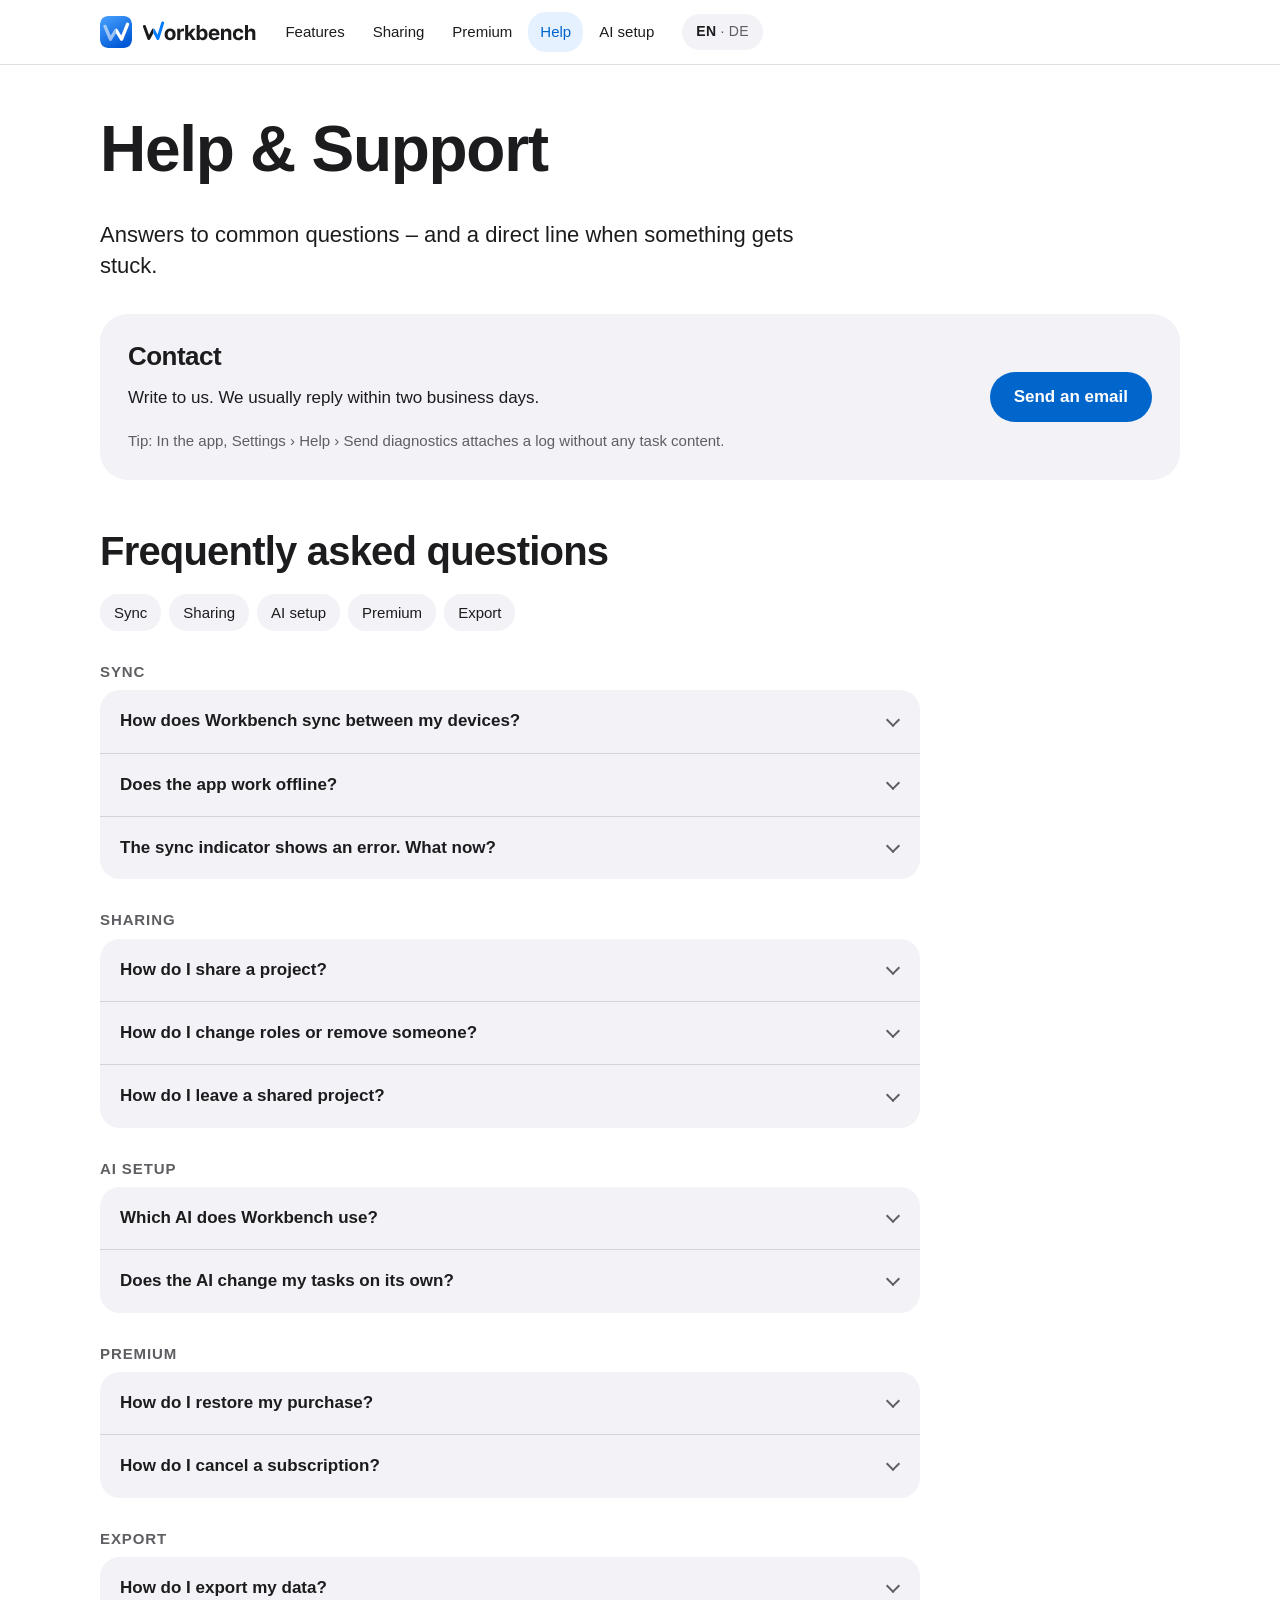
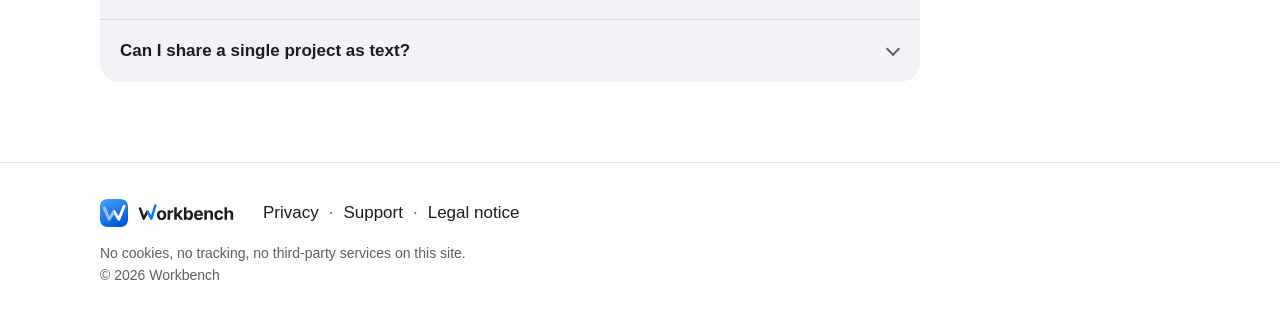
<file: en/hilfe.html>
<!doctype html>
<html lang="en">
<head>
<meta charset="utf-8">
<meta name="viewport" content="width=device-width, initial-scale=1, viewport-fit=cover">
<title>Help & Support – Workbench</title>
<meta name="description" content="Workbench for iPhone, iPad and Mac: tasks, boards and calendar in one place – with AI that thinks ahead and respects your data.">
<meta name="color-scheme" content="light dark">
<meta name="theme-color" content="#ffffff" media="(prefers-color-scheme: light)">
<meta name="theme-color" content="#000000" media="(prefers-color-scheme: dark)">
<link rel="icon" href="../assets/app-icon.svg" type="image/svg+xml">
<link rel="apple-touch-icon" href="../assets/apple-touch-icon.png">
<link rel="alternate" hreflang="de" href="../hilfe.html">
<link rel="stylesheet" href="../assets/site.css">
<script src="../assets/site.js"></script>
</head>
<body class="page-hilfe">
<a class="skip" href="#inhalt">Skip to content</a>
<header class="top">
<div class="wrap top-in">
<a class="brand" href="index.html" aria-label="Workbench"><img src="../assets/app-icon.svg" alt="" width="32" height="32"><svg class="wm" viewBox="-4 -96.8 557.8 120.8" aria-hidden="true" focusable="false"><path d="M131.923828125 1.07421875Q123.720703125 1.07421875 117.71484375 -2.4658203125Q111.708984375 -6.005859375 108.4619140625 -12.3291015625Q105.21484375 -18.65234375 105.21484375 -27.05078125Q105.21484375 -35.546875 108.4619140625 -41.8701171875Q111.708984375 -48.193359375 117.71484375 -51.7333984375Q123.720703125 -55.2734375 131.923828125 -55.2734375Q140.17578125 -55.2734375 146.1572265625 -51.7333984375Q152.138671875 -48.193359375 155.3857421875 -41.8701171875Q158.6328125 -35.546875 158.6328125 -27.05078125Q158.6328125 -18.65234375 155.3857421875 -12.3291015625Q152.138671875 -6.005859375 146.1572265625 -2.4658203125Q140.17578125 1.07421875 131.923828125 1.07421875ZM131.923828125 -10.44921875Q135.830078125 -10.44921875 138.466796875 -12.6220703125Q141.103515625 -14.794921875 142.421875 -18.5791015625Q143.740234375 -22.36328125 143.740234375 -27.099609375Q143.740234375 -31.93359375 142.421875 -35.693359375Q141.103515625 -39.453125 138.466796875 -41.6015625Q135.830078125 -43.75 131.923828125 -43.75Q128.017578125 -43.75 125.4052734375 -41.6015625Q122.79296875 -39.453125 121.474609375 -35.693359375Q120.15625 -31.93359375 120.15625 -27.099609375Q120.15625 -22.36328125 121.474609375 -18.5791015625Q122.79296875 -14.794921875 125.4052734375 -12.6220703125Q128.017578125 -10.44921875 131.923828125 -10.44921875Z M166.337890625 0.0V-54.58984375H180.498046875V-45.068359375H181.083984375Q182.59765625 -50.146484375 186.1376953125 -52.734375Q189.677734375 -55.322265625 194.267578125 -55.322265625Q195.390625 -55.322265625 196.708984375 -55.2001953125Q198.02734375 -55.078125 199.00390625 -54.833984375V-41.748046875Q198.02734375 -42.08984375 196.171875 -42.28515625Q194.31640625 -42.48046875 192.65625 -42.48046875Q189.3359375 -42.48046875 186.650390625 -41.0400390625Q183.96484375 -39.599609375 182.4755859375 -37.0361328125Q180.986328125 -34.47265625 180.986328125 -31.0546875V0.0Z M204.560546875 0.0V-72.75390625H219.208984375V-33.59375H220.0390625L237.91015625 -54.58984375H254.853515625L234.443359375 -30.859375L255.87890625 0.0H238.642578125L223.408203125 -22.216796875L219.208984375 -17.529296875V0.0Z M290.634765625 0.927734375Q286.19140625 0.927734375 283.115234375 -0.5859375Q280.0390625 -2.099609375 278.1103515625 -4.3212890625Q276.181640625 -6.54296875 275.15625 -8.740234375H274.47265625V0.0H260.068359375V-72.75390625H274.716796875V-45.41015625H275.15625Q276.181640625 -47.55859375 278.0615234375 -49.853515625Q279.94140625 -52.1484375 283.017578125 -53.7109375Q286.09375 -55.2734375 290.732421875 -55.2734375Q296.787109375 -55.2734375 301.81640625 -52.1484375Q306.845703125 -49.0234375 309.8486328125 -42.7734375Q312.8515625 -36.5234375 312.8515625 -27.197265625Q312.8515625 -18.115234375 309.921875 -11.8408203125Q306.9921875 -5.56640625 301.962890625 -2.3193359375Q296.93359375 0.927734375 290.634765625 0.927734375ZM286.142578125 -10.83984375Q289.951171875 -10.83984375 292.5634765625 -12.939453125Q295.17578125 -15.0390625 296.5185546875 -18.75Q297.861328125 -22.4609375 297.861328125 -27.24609375Q297.861328125 -32.03125 296.5185546875 -35.693359375Q295.17578125 -39.35546875 292.587890625 -41.455078125Q290.0 -43.5546875 286.142578125 -43.5546875Q282.3828125 -43.5546875 279.74609375 -41.5283203125Q277.109375 -39.501953125 275.7421875 -35.8642578125Q274.375 -32.2265625 274.375 -27.24609375Q274.375 -22.314453125 275.7666015625 -18.6279296875Q277.158203125 -14.94140625 279.794921875 -12.890625Q282.431640625 -10.83984375 286.142578125 -10.83984375Z M345.263671875 1.07421875Q336.9140625 1.07421875 330.859375 -2.34375Q324.8046875 -5.76171875 321.5576171875 -12.060546875Q318.310546875 -18.359375 318.310546875 -27.001953125Q318.310546875 -35.44921875 321.533203125 -41.796875Q324.755859375 -48.14453125 330.6640625 -51.708984375Q336.572265625 -55.2734375 344.53125 -55.2734375Q349.90234375 -55.2734375 354.541015625 -53.564453125Q359.1796875 -51.85546875 362.6953125 -48.4130859375Q366.2109375 -44.970703125 368.1884765625 -39.794921875Q370.166015625 -34.619140625 370.166015625 -27.587890625V-23.486328125H332.8125Q332.958984375 -19.3359375 334.423828125 -16.40625Q335.986328125 -13.18359375 338.8427734375 -11.572265625Q341.69921875 -9.9609375 345.5078125 -9.9609375Q348.095703125 -9.9609375 350.1953125 -10.693359375Q352.294921875 -11.42578125 353.7841796875 -12.8662109375Q355.2734375 -14.306640625 356.0546875 -16.40625L369.3359375 -13.916015625Q368.017578125 -9.423828125 364.74609375 -6.0302734375Q361.474609375 -2.63671875 356.5673828125 -0.78125Q351.66015625 1.07421875 345.263671875 1.07421875ZM332.91015625 -32.666015625H356.0546875Q355.76171875 -35.400390625 354.8828125 -37.646484375Q353.564453125 -40.771484375 351.0009765625 -42.5048828125Q348.4375 -44.23828125 344.677734375 -44.23828125Q340.869140625 -44.23828125 338.2080078125 -42.48046875Q335.546875 -40.72265625 334.1796875 -37.744140625Q333.154296875 -35.44921875 332.91015625 -32.666015625Z M392.32421875 -31.591796875V0.0H377.67578125V-54.58984375H391.494140625L391.689453125 -43.310546875Q393.7890625 -48.486328125 397.40234375 -51.5625Q401.748046875 -55.2734375 408.681640625 -55.2734375Q414.345703125 -55.2734375 418.5693359375 -52.8076171875Q422.79296875 -50.341796875 425.1123046875 -45.7275390625Q427.431640625 -41.11328125 427.431640625 -34.716796875V0.0H412.783203125V-32.177734375Q412.783203125 -37.255859375 410.1708984375 -40.13671875Q407.55859375 -43.017578125 402.919921875 -43.017578125Q399.84375 -43.017578125 397.4267578125 -41.6748046875Q395.009765625 -40.33203125 393.6669921875 -37.79296875Q392.32421875 -35.25390625 392.32421875 -31.591796875Z M461.845703125 1.07421875Q453.59375 1.07421875 447.6123046875 -2.4658203125Q441.630859375 -6.005859375 438.3837890625 -12.3291015625Q435.13671875 -18.65234375 435.13671875 -27.05078125Q435.13671875 -35.546875 438.3837890625 -41.8701171875Q441.630859375 -48.193359375 447.6123046875 -51.7333984375Q453.59375 -55.2734375 461.845703125 -55.2734375Q466.6796875 -55.2734375 470.78125 -54.00390625Q474.8828125 -52.734375 478.056640625 -50.390625Q481.23046875 -48.046875 483.28125 -44.677734375Q485.33203125 -41.30859375 486.11328125 -37.109375L472.490234375 -34.5703125Q472.05078125 -36.71875 471.123046875 -38.4033203125Q470.1953125 -40.087890625 468.876953125 -41.2841796875Q467.55859375 -42.48046875 465.8251953125 -43.115234375Q464.091796875 -43.75 461.9921875 -43.75Q458.0859375 -43.75 455.4248046875 -41.650390625Q452.763671875 -39.55078125 451.4208984375 -35.791015625Q450.078125 -32.03125 450.078125 -27.099609375Q450.078125 -22.265625 451.4208984375 -18.505859375Q452.763671875 -14.74609375 455.4248046875 -12.59765625Q458.0859375 -10.44921875 461.9921875 -10.44921875Q464.091796875 -10.44921875 465.849609375 -11.1083984375Q467.607421875 -11.767578125 468.974609375 -13.0126953125Q470.341796875 -14.2578125 471.26953125 -16.015625Q472.197265625 -17.7734375 472.587890625 -19.970703125L486.2109375 -17.48046875Q485.4296875 -13.134765625 483.37890625 -9.7412109375Q481.328125 -6.34765625 478.154296875 -3.90625Q474.98046875 -1.46484375 470.8544921875 -0.1953125Q466.728515625 1.07421875 461.845703125 1.07421875Z M508.41796875 -31.591796875V0.0H493.76953125V-72.75390625H508.125V-44.091796875Q510.17578125 -48.73046875 513.49609375 -51.5625Q517.841796875 -55.2734375 524.775390625 -55.2734375Q530.439453125 -55.2734375 534.6630859375 -52.8076171875Q538.88671875 -50.341796875 541.23046875 -45.7275390625Q543.57421875 -41.11328125 543.57421875 -34.716796875V0.0H528.876953125V-32.177734375Q528.876953125 -37.255859375 526.2646484375 -40.13671875Q523.65234375 -43.017578125 519.013671875 -43.017578125Q515.9375 -43.017578125 513.5205078125 -41.6748046875Q511.103515625 -40.33203125 509.7607421875 -37.79296875Q508.41796875 -35.25390625 508.41796875 -31.591796875Z" fill="currentColor"/><clipPath id="whL"><rect x="-10000" y="-10000" width="10050.83" height="20000"/></clipPath><clipPath id="whR"><rect x="50.83" y="-10000" width="10000" height="20000"/></clipPath><path d="M7.81 -65.65 L28.80 -7.10 L50.83 -48.58 L72.87 -7.10 L95.95 -82.69" stroke="currentColor" stroke-opacity="1.0" fill="none" stroke-width="14.20" stroke-linecap="round" stroke-linejoin="round" clip-path="url(#whL)"/><path d="M7.81 -65.65 L28.80 -7.10 L50.83 -48.58 L72.87 -7.10 L95.95 -82.69" stroke="currentColor" class="wm-acc" fill="none" stroke-width="14.20" stroke-linecap="round" stroke-linejoin="round" clip-path="url(#whR)"/></svg></a>
<nav aria-label="Main navigation"><ul class="nav"><li><a href="index.html#funktionen">Features</a></li><li><a href="index.html#teilen">Sharing</a></li><li><a href="index.html#premium">Premium</a></li><li><a href="hilfe.html" aria-current="page">Help</a></li><li><a href="ki-setup.html">AI setup</a></li></ul></nav>
<a class="lang" href="../hilfe.html" hreflang="de" lang="de" aria-label="Deutsch"><span aria-hidden="true"><b>EN</b> · DE</span></a>
</div>
</header>
<main id="inhalt">
<div class="wrap page">
<header class="page-head"><h1>Help & Support</h1><p class="lead">Answers to common questions – and a direct line when something gets stuck.</p></header>
<section class="contact card reveal" aria-labelledby="h-kontakt">
<div><h2 id="h-kontakt">Contact</h2><p>Write to us. We usually reply within two business days.</p><p class="muted small">Tip: In the app, Settings › Help › Send diagnostics attaches a log without any task content.</p></div>
<a class="btn" href="mailto:werkbank-app@pm.me">Send an email</a>
</section>
<section aria-labelledby="h-faq"><h2 id="h-faq">Frequently asked questions</h2><ul class="chips"><li><a href="#sync">Sync</a></li><li><a href="#sharing">Sharing</a></li><li><a href="#ai-setup">AI setup</a></li><li><a href="#premium">Premium</a></li><li><a href="#export">Export</a></li></ul><h3 class="faq-group" id="sync">Sync</h3><div class="faq"><details><summary>How does Workbench sync between my devices?</summary><div class="ans"><p>Through your private iCloud database. Sign in with the same Apple ID on all devices and enable iCloud for Workbench. Changes usually appear within a few seconds.</p></div></details><details><summary>Does the app work offline?</summary><div class="ans"><p>Yes. Everything is saved on the device first. “Offline · sync later” appears at the top; as soon as you are back online, Workbench syncs automatically.</p></div></details><details><summary>The sync indicator shows an error. What now?</summary><div class="ans"><p>Tap the red indicator. It shows the reason and the last successful sync. The most common cause is full iCloud storage. “Try again” restarts the sync; your changes stay safe on the device.</p></div></details></div><h3 class="faq-group" id="sharing">Sharing</h3><div class="faq"><details><summary>How do I share a project?</summary><div class="ans"><p>Open the project and tap the people icon at the top, or “…” › Members. From there you invite people or manage sharing. Sharing your own projects is part of Premium; invitees don’t need Premium.</p></div></details><details><summary>How do I change roles or remove someone?</summary><div class="ans"><p>In the sharing sheet, tap the person: choose “Read only” or “Read and write”, or “Remove from project”. Only the project owner can do this.</p></div></details><details><summary>How do I leave a shared project?</summary><div class="ans"><p>People icon in the project header › Sharing › “Leave project”. The project disappears from your devices; your comments stay visible to the others.</p></div></details></div><h3 class="faq-group" id="ai-setup">AI setup</h3><div class="faq"><details><summary>Which AI does Workbench use?</summary><div class="ans"><p>By default, Apple Intelligence right on your device. Alternatively you can use your own API key or a local server on your home network. See the step-by-step guide under <a href="ki-setup.html">AI setup</a>.</p></div></details><details><summary>Does the AI change my tasks on its own?</summary><div class="ans"><p>No. Every suggestion appears as a list for you to confirm. Nothing changes until you tap “Apply” – and even that can be undone.</p></div></details></div><h3 class="faq-group" id="premium">Premium</h3><div class="faq"><details><summary>How do I restore my purchase?</summary><div class="ans"><p>Settings › Premium › “Restore purchases”. Use the same Apple ID you bought with. With Family Sharing, the organiser must have shared the purchase.</p></div></details><details><summary>How do I cancel a subscription?</summary><div class="ans"><p>Manage subscriptions in Workbench under Settings › Manage subscription (shown only with an active subscription) or in iOS Settings under your name › Subscriptions. After cancelling, Premium stays active until the end of the paid period; all your data is kept.</p></div></details></div><h3 class="faq-group" id="export">Export</h3><div class="faq"><details><summary>How do I export my data?</summary><div class="ans"><p>Settings › Data › Backups › “Export backup”. The file is encrypted with a password of your choice and can be saved via the share sheet, e.g. to Files.</p></div></details><details><summary>Can I share a single project as text?</summary><div class="ans"><p>Yes. In the project, “…” › Share as text or Markdown, to paste into Notes, Mail or other apps.</p></div></details></div></section>
</div>
</main>
<footer class="foot">
<div class="wrap foot-in">
<div class="foot-brand"><img src="../assets/app-icon.svg" alt="" width="28" height="28"><svg class="wm wm-s" viewBox="-4 -96.8 557.8 120.8" aria-hidden="true" focusable="false"><path d="M131.923828125 1.07421875Q123.720703125 1.07421875 117.71484375 -2.4658203125Q111.708984375 -6.005859375 108.4619140625 -12.3291015625Q105.21484375 -18.65234375 105.21484375 -27.05078125Q105.21484375 -35.546875 108.4619140625 -41.8701171875Q111.708984375 -48.193359375 117.71484375 -51.7333984375Q123.720703125 -55.2734375 131.923828125 -55.2734375Q140.17578125 -55.2734375 146.1572265625 -51.7333984375Q152.138671875 -48.193359375 155.3857421875 -41.8701171875Q158.6328125 -35.546875 158.6328125 -27.05078125Q158.6328125 -18.65234375 155.3857421875 -12.3291015625Q152.138671875 -6.005859375 146.1572265625 -2.4658203125Q140.17578125 1.07421875 131.923828125 1.07421875ZM131.923828125 -10.44921875Q135.830078125 -10.44921875 138.466796875 -12.6220703125Q141.103515625 -14.794921875 142.421875 -18.5791015625Q143.740234375 -22.36328125 143.740234375 -27.099609375Q143.740234375 -31.93359375 142.421875 -35.693359375Q141.103515625 -39.453125 138.466796875 -41.6015625Q135.830078125 -43.75 131.923828125 -43.75Q128.017578125 -43.75 125.4052734375 -41.6015625Q122.79296875 -39.453125 121.474609375 -35.693359375Q120.15625 -31.93359375 120.15625 -27.099609375Q120.15625 -22.36328125 121.474609375 -18.5791015625Q122.79296875 -14.794921875 125.4052734375 -12.6220703125Q128.017578125 -10.44921875 131.923828125 -10.44921875Z M166.337890625 0.0V-54.58984375H180.498046875V-45.068359375H181.083984375Q182.59765625 -50.146484375 186.1376953125 -52.734375Q189.677734375 -55.322265625 194.267578125 -55.322265625Q195.390625 -55.322265625 196.708984375 -55.2001953125Q198.02734375 -55.078125 199.00390625 -54.833984375V-41.748046875Q198.02734375 -42.08984375 196.171875 -42.28515625Q194.31640625 -42.48046875 192.65625 -42.48046875Q189.3359375 -42.48046875 186.650390625 -41.0400390625Q183.96484375 -39.599609375 182.4755859375 -37.0361328125Q180.986328125 -34.47265625 180.986328125 -31.0546875V0.0Z M204.560546875 0.0V-72.75390625H219.208984375V-33.59375H220.0390625L237.91015625 -54.58984375H254.853515625L234.443359375 -30.859375L255.87890625 0.0H238.642578125L223.408203125 -22.216796875L219.208984375 -17.529296875V0.0Z M290.634765625 0.927734375Q286.19140625 0.927734375 283.115234375 -0.5859375Q280.0390625 -2.099609375 278.1103515625 -4.3212890625Q276.181640625 -6.54296875 275.15625 -8.740234375H274.47265625V0.0H260.068359375V-72.75390625H274.716796875V-45.41015625H275.15625Q276.181640625 -47.55859375 278.0615234375 -49.853515625Q279.94140625 -52.1484375 283.017578125 -53.7109375Q286.09375 -55.2734375 290.732421875 -55.2734375Q296.787109375 -55.2734375 301.81640625 -52.1484375Q306.845703125 -49.0234375 309.8486328125 -42.7734375Q312.8515625 -36.5234375 312.8515625 -27.197265625Q312.8515625 -18.115234375 309.921875 -11.8408203125Q306.9921875 -5.56640625 301.962890625 -2.3193359375Q296.93359375 0.927734375 290.634765625 0.927734375ZM286.142578125 -10.83984375Q289.951171875 -10.83984375 292.5634765625 -12.939453125Q295.17578125 -15.0390625 296.5185546875 -18.75Q297.861328125 -22.4609375 297.861328125 -27.24609375Q297.861328125 -32.03125 296.5185546875 -35.693359375Q295.17578125 -39.35546875 292.587890625 -41.455078125Q290.0 -43.5546875 286.142578125 -43.5546875Q282.3828125 -43.5546875 279.74609375 -41.5283203125Q277.109375 -39.501953125 275.7421875 -35.8642578125Q274.375 -32.2265625 274.375 -27.24609375Q274.375 -22.314453125 275.7666015625 -18.6279296875Q277.158203125 -14.94140625 279.794921875 -12.890625Q282.431640625 -10.83984375 286.142578125 -10.83984375Z M345.263671875 1.07421875Q336.9140625 1.07421875 330.859375 -2.34375Q324.8046875 -5.76171875 321.5576171875 -12.060546875Q318.310546875 -18.359375 318.310546875 -27.001953125Q318.310546875 -35.44921875 321.533203125 -41.796875Q324.755859375 -48.14453125 330.6640625 -51.708984375Q336.572265625 -55.2734375 344.53125 -55.2734375Q349.90234375 -55.2734375 354.541015625 -53.564453125Q359.1796875 -51.85546875 362.6953125 -48.4130859375Q366.2109375 -44.970703125 368.1884765625 -39.794921875Q370.166015625 -34.619140625 370.166015625 -27.587890625V-23.486328125H332.8125Q332.958984375 -19.3359375 334.423828125 -16.40625Q335.986328125 -13.18359375 338.8427734375 -11.572265625Q341.69921875 -9.9609375 345.5078125 -9.9609375Q348.095703125 -9.9609375 350.1953125 -10.693359375Q352.294921875 -11.42578125 353.7841796875 -12.8662109375Q355.2734375 -14.306640625 356.0546875 -16.40625L369.3359375 -13.916015625Q368.017578125 -9.423828125 364.74609375 -6.0302734375Q361.474609375 -2.63671875 356.5673828125 -0.78125Q351.66015625 1.07421875 345.263671875 1.07421875ZM332.91015625 -32.666015625H356.0546875Q355.76171875 -35.400390625 354.8828125 -37.646484375Q353.564453125 -40.771484375 351.0009765625 -42.5048828125Q348.4375 -44.23828125 344.677734375 -44.23828125Q340.869140625 -44.23828125 338.2080078125 -42.48046875Q335.546875 -40.72265625 334.1796875 -37.744140625Q333.154296875 -35.44921875 332.91015625 -32.666015625Z M392.32421875 -31.591796875V0.0H377.67578125V-54.58984375H391.494140625L391.689453125 -43.310546875Q393.7890625 -48.486328125 397.40234375 -51.5625Q401.748046875 -55.2734375 408.681640625 -55.2734375Q414.345703125 -55.2734375 418.5693359375 -52.8076171875Q422.79296875 -50.341796875 425.1123046875 -45.7275390625Q427.431640625 -41.11328125 427.431640625 -34.716796875V0.0H412.783203125V-32.177734375Q412.783203125 -37.255859375 410.1708984375 -40.13671875Q407.55859375 -43.017578125 402.919921875 -43.017578125Q399.84375 -43.017578125 397.4267578125 -41.6748046875Q395.009765625 -40.33203125 393.6669921875 -37.79296875Q392.32421875 -35.25390625 392.32421875 -31.591796875Z M461.845703125 1.07421875Q453.59375 1.07421875 447.6123046875 -2.4658203125Q441.630859375 -6.005859375 438.3837890625 -12.3291015625Q435.13671875 -18.65234375 435.13671875 -27.05078125Q435.13671875 -35.546875 438.3837890625 -41.8701171875Q441.630859375 -48.193359375 447.6123046875 -51.7333984375Q453.59375 -55.2734375 461.845703125 -55.2734375Q466.6796875 -55.2734375 470.78125 -54.00390625Q474.8828125 -52.734375 478.056640625 -50.390625Q481.23046875 -48.046875 483.28125 -44.677734375Q485.33203125 -41.30859375 486.11328125 -37.109375L472.490234375 -34.5703125Q472.05078125 -36.71875 471.123046875 -38.4033203125Q470.1953125 -40.087890625 468.876953125 -41.2841796875Q467.55859375 -42.48046875 465.8251953125 -43.115234375Q464.091796875 -43.75 461.9921875 -43.75Q458.0859375 -43.75 455.4248046875 -41.650390625Q452.763671875 -39.55078125 451.4208984375 -35.791015625Q450.078125 -32.03125 450.078125 -27.099609375Q450.078125 -22.265625 451.4208984375 -18.505859375Q452.763671875 -14.74609375 455.4248046875 -12.59765625Q458.0859375 -10.44921875 461.9921875 -10.44921875Q464.091796875 -10.44921875 465.849609375 -11.1083984375Q467.607421875 -11.767578125 468.974609375 -13.0126953125Q470.341796875 -14.2578125 471.26953125 -16.015625Q472.197265625 -17.7734375 472.587890625 -19.970703125L486.2109375 -17.48046875Q485.4296875 -13.134765625 483.37890625 -9.7412109375Q481.328125 -6.34765625 478.154296875 -3.90625Q474.98046875 -1.46484375 470.8544921875 -0.1953125Q466.728515625 1.07421875 461.845703125 1.07421875Z M508.41796875 -31.591796875V0.0H493.76953125V-72.75390625H508.125V-44.091796875Q510.17578125 -48.73046875 513.49609375 -51.5625Q517.841796875 -55.2734375 524.775390625 -55.2734375Q530.439453125 -55.2734375 534.6630859375 -52.8076171875Q538.88671875 -50.341796875 541.23046875 -45.7275390625Q543.57421875 -41.11328125 543.57421875 -34.716796875V0.0H528.876953125V-32.177734375Q528.876953125 -37.255859375 526.2646484375 -40.13671875Q523.65234375 -43.017578125 519.013671875 -43.017578125Q515.9375 -43.017578125 513.5205078125 -41.6748046875Q511.103515625 -40.33203125 509.7607421875 -37.79296875Q508.41796875 -35.25390625 508.41796875 -31.591796875Z" fill="currentColor"/><clipPath id="wfL"><rect x="-10000" y="-10000" width="10050.83" height="20000"/></clipPath><clipPath id="wfR"><rect x="50.83" y="-10000" width="10000" height="20000"/></clipPath><path d="M7.81 -65.65 L28.80 -7.10 L50.83 -48.58 L72.87 -7.10 L95.95 -82.69" stroke="currentColor" stroke-opacity="1.0" fill="none" stroke-width="14.20" stroke-linecap="round" stroke-linejoin="round" clip-path="url(#wfL)"/><path d="M7.81 -65.65 L28.80 -7.10 L50.83 -48.58 L72.87 -7.10 L95.95 -82.69" stroke="currentColor" class="wm-acc" fill="none" stroke-width="14.20" stroke-linecap="round" stroke-linejoin="round" clip-path="url(#wfR)"/></svg><span class="vh">Workbench</span></div>
<nav aria-label="Footer"><ul class="foot-nav"><li><a href="datenschutz.html">Privacy</a></li><li><a href="hilfe.html">Support</a></li><li><a href="impressum.html">Legal notice</a></li></ul></nav>
<p class="foot-note">No cookies, no tracking, no third-party services on this site.<br>© 2026 Workbench</p>
</div>
</footer>
</body>
</html>
</file>
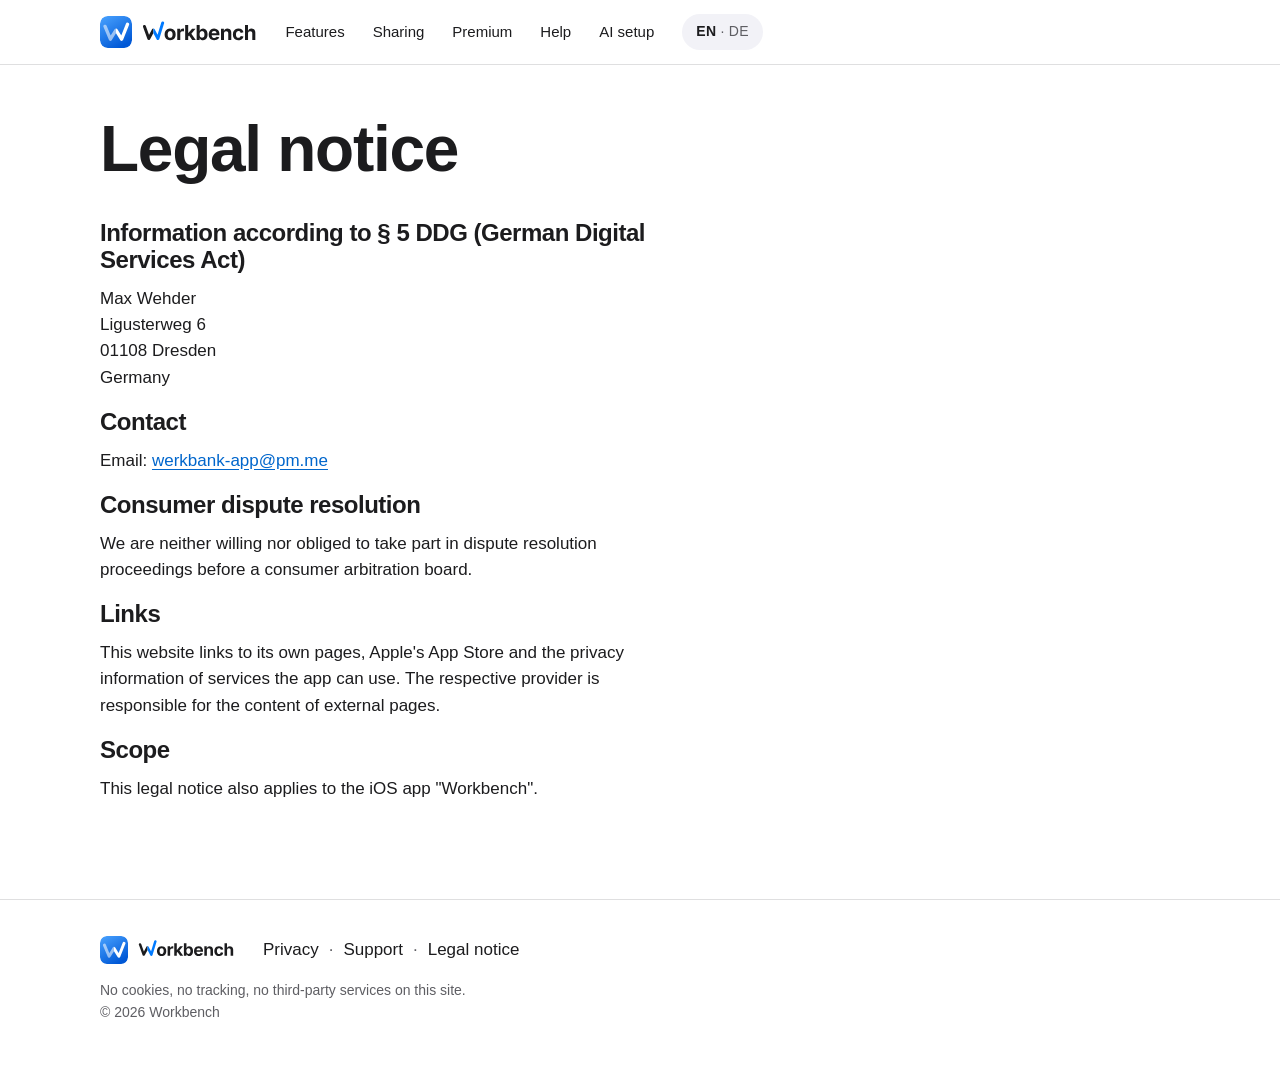
<file: en/impressum.html>
<!doctype html>
<html lang="en">
<head>
<meta charset="utf-8">
<meta name="viewport" content="width=device-width, initial-scale=1, viewport-fit=cover">
<title>Legal notice – Workbench</title>
<meta name="description" content="Workbench for iPhone, iPad and Mac: tasks, boards and calendar in one place – with AI that thinks ahead and respects your data.">
<meta name="color-scheme" content="light dark">
<meta name="theme-color" content="#ffffff" media="(prefers-color-scheme: light)">
<meta name="theme-color" content="#000000" media="(prefers-color-scheme: dark)">
<link rel="icon" href="../assets/app-icon.svg" type="image/svg+xml">
<link rel="apple-touch-icon" href="../assets/apple-touch-icon.png">
<link rel="alternate" hreflang="de" href="../impressum.html">
<link rel="stylesheet" href="../assets/site.css">
<script src="../assets/site.js"></script>
</head>
<body class="page-impressum">
<a class="skip" href="#inhalt">Skip to content</a>
<header class="top">
<div class="wrap top-in">
<a class="brand" href="index.html" aria-label="Workbench"><img src="../assets/app-icon.svg" alt="" width="32" height="32"><svg class="wm" viewBox="-4 -96.8 557.8 120.8" aria-hidden="true" focusable="false"><path d="M131.923828125 1.07421875Q123.720703125 1.07421875 117.71484375 -2.4658203125Q111.708984375 -6.005859375 108.4619140625 -12.3291015625Q105.21484375 -18.65234375 105.21484375 -27.05078125Q105.21484375 -35.546875 108.4619140625 -41.8701171875Q111.708984375 -48.193359375 117.71484375 -51.7333984375Q123.720703125 -55.2734375 131.923828125 -55.2734375Q140.17578125 -55.2734375 146.1572265625 -51.7333984375Q152.138671875 -48.193359375 155.3857421875 -41.8701171875Q158.6328125 -35.546875 158.6328125 -27.05078125Q158.6328125 -18.65234375 155.3857421875 -12.3291015625Q152.138671875 -6.005859375 146.1572265625 -2.4658203125Q140.17578125 1.07421875 131.923828125 1.07421875ZM131.923828125 -10.44921875Q135.830078125 -10.44921875 138.466796875 -12.6220703125Q141.103515625 -14.794921875 142.421875 -18.5791015625Q143.740234375 -22.36328125 143.740234375 -27.099609375Q143.740234375 -31.93359375 142.421875 -35.693359375Q141.103515625 -39.453125 138.466796875 -41.6015625Q135.830078125 -43.75 131.923828125 -43.75Q128.017578125 -43.75 125.4052734375 -41.6015625Q122.79296875 -39.453125 121.474609375 -35.693359375Q120.15625 -31.93359375 120.15625 -27.099609375Q120.15625 -22.36328125 121.474609375 -18.5791015625Q122.79296875 -14.794921875 125.4052734375 -12.6220703125Q128.017578125 -10.44921875 131.923828125 -10.44921875Z M166.337890625 0.0V-54.58984375H180.498046875V-45.068359375H181.083984375Q182.59765625 -50.146484375 186.1376953125 -52.734375Q189.677734375 -55.322265625 194.267578125 -55.322265625Q195.390625 -55.322265625 196.708984375 -55.2001953125Q198.02734375 -55.078125 199.00390625 -54.833984375V-41.748046875Q198.02734375 -42.08984375 196.171875 -42.28515625Q194.31640625 -42.48046875 192.65625 -42.48046875Q189.3359375 -42.48046875 186.650390625 -41.0400390625Q183.96484375 -39.599609375 182.4755859375 -37.0361328125Q180.986328125 -34.47265625 180.986328125 -31.0546875V0.0Z M204.560546875 0.0V-72.75390625H219.208984375V-33.59375H220.0390625L237.91015625 -54.58984375H254.853515625L234.443359375 -30.859375L255.87890625 0.0H238.642578125L223.408203125 -22.216796875L219.208984375 -17.529296875V0.0Z M290.634765625 0.927734375Q286.19140625 0.927734375 283.115234375 -0.5859375Q280.0390625 -2.099609375 278.1103515625 -4.3212890625Q276.181640625 -6.54296875 275.15625 -8.740234375H274.47265625V0.0H260.068359375V-72.75390625H274.716796875V-45.41015625H275.15625Q276.181640625 -47.55859375 278.0615234375 -49.853515625Q279.94140625 -52.1484375 283.017578125 -53.7109375Q286.09375 -55.2734375 290.732421875 -55.2734375Q296.787109375 -55.2734375 301.81640625 -52.1484375Q306.845703125 -49.0234375 309.8486328125 -42.7734375Q312.8515625 -36.5234375 312.8515625 -27.197265625Q312.8515625 -18.115234375 309.921875 -11.8408203125Q306.9921875 -5.56640625 301.962890625 -2.3193359375Q296.93359375 0.927734375 290.634765625 0.927734375ZM286.142578125 -10.83984375Q289.951171875 -10.83984375 292.5634765625 -12.939453125Q295.17578125 -15.0390625 296.5185546875 -18.75Q297.861328125 -22.4609375 297.861328125 -27.24609375Q297.861328125 -32.03125 296.5185546875 -35.693359375Q295.17578125 -39.35546875 292.587890625 -41.455078125Q290.0 -43.5546875 286.142578125 -43.5546875Q282.3828125 -43.5546875 279.74609375 -41.5283203125Q277.109375 -39.501953125 275.7421875 -35.8642578125Q274.375 -32.2265625 274.375 -27.24609375Q274.375 -22.314453125 275.7666015625 -18.6279296875Q277.158203125 -14.94140625 279.794921875 -12.890625Q282.431640625 -10.83984375 286.142578125 -10.83984375Z M345.263671875 1.07421875Q336.9140625 1.07421875 330.859375 -2.34375Q324.8046875 -5.76171875 321.5576171875 -12.060546875Q318.310546875 -18.359375 318.310546875 -27.001953125Q318.310546875 -35.44921875 321.533203125 -41.796875Q324.755859375 -48.14453125 330.6640625 -51.708984375Q336.572265625 -55.2734375 344.53125 -55.2734375Q349.90234375 -55.2734375 354.541015625 -53.564453125Q359.1796875 -51.85546875 362.6953125 -48.4130859375Q366.2109375 -44.970703125 368.1884765625 -39.794921875Q370.166015625 -34.619140625 370.166015625 -27.587890625V-23.486328125H332.8125Q332.958984375 -19.3359375 334.423828125 -16.40625Q335.986328125 -13.18359375 338.8427734375 -11.572265625Q341.69921875 -9.9609375 345.5078125 -9.9609375Q348.095703125 -9.9609375 350.1953125 -10.693359375Q352.294921875 -11.42578125 353.7841796875 -12.8662109375Q355.2734375 -14.306640625 356.0546875 -16.40625L369.3359375 -13.916015625Q368.017578125 -9.423828125 364.74609375 -6.0302734375Q361.474609375 -2.63671875 356.5673828125 -0.78125Q351.66015625 1.07421875 345.263671875 1.07421875ZM332.91015625 -32.666015625H356.0546875Q355.76171875 -35.400390625 354.8828125 -37.646484375Q353.564453125 -40.771484375 351.0009765625 -42.5048828125Q348.4375 -44.23828125 344.677734375 -44.23828125Q340.869140625 -44.23828125 338.2080078125 -42.48046875Q335.546875 -40.72265625 334.1796875 -37.744140625Q333.154296875 -35.44921875 332.91015625 -32.666015625Z M392.32421875 -31.591796875V0.0H377.67578125V-54.58984375H391.494140625L391.689453125 -43.310546875Q393.7890625 -48.486328125 397.40234375 -51.5625Q401.748046875 -55.2734375 408.681640625 -55.2734375Q414.345703125 -55.2734375 418.5693359375 -52.8076171875Q422.79296875 -50.341796875 425.1123046875 -45.7275390625Q427.431640625 -41.11328125 427.431640625 -34.716796875V0.0H412.783203125V-32.177734375Q412.783203125 -37.255859375 410.1708984375 -40.13671875Q407.55859375 -43.017578125 402.919921875 -43.017578125Q399.84375 -43.017578125 397.4267578125 -41.6748046875Q395.009765625 -40.33203125 393.6669921875 -37.79296875Q392.32421875 -35.25390625 392.32421875 -31.591796875Z M461.845703125 1.07421875Q453.59375 1.07421875 447.6123046875 -2.4658203125Q441.630859375 -6.005859375 438.3837890625 -12.3291015625Q435.13671875 -18.65234375 435.13671875 -27.05078125Q435.13671875 -35.546875 438.3837890625 -41.8701171875Q441.630859375 -48.193359375 447.6123046875 -51.7333984375Q453.59375 -55.2734375 461.845703125 -55.2734375Q466.6796875 -55.2734375 470.78125 -54.00390625Q474.8828125 -52.734375 478.056640625 -50.390625Q481.23046875 -48.046875 483.28125 -44.677734375Q485.33203125 -41.30859375 486.11328125 -37.109375L472.490234375 -34.5703125Q472.05078125 -36.71875 471.123046875 -38.4033203125Q470.1953125 -40.087890625 468.876953125 -41.2841796875Q467.55859375 -42.48046875 465.8251953125 -43.115234375Q464.091796875 -43.75 461.9921875 -43.75Q458.0859375 -43.75 455.4248046875 -41.650390625Q452.763671875 -39.55078125 451.4208984375 -35.791015625Q450.078125 -32.03125 450.078125 -27.099609375Q450.078125 -22.265625 451.4208984375 -18.505859375Q452.763671875 -14.74609375 455.4248046875 -12.59765625Q458.0859375 -10.44921875 461.9921875 -10.44921875Q464.091796875 -10.44921875 465.849609375 -11.1083984375Q467.607421875 -11.767578125 468.974609375 -13.0126953125Q470.341796875 -14.2578125 471.26953125 -16.015625Q472.197265625 -17.7734375 472.587890625 -19.970703125L486.2109375 -17.48046875Q485.4296875 -13.134765625 483.37890625 -9.7412109375Q481.328125 -6.34765625 478.154296875 -3.90625Q474.98046875 -1.46484375 470.8544921875 -0.1953125Q466.728515625 1.07421875 461.845703125 1.07421875Z M508.41796875 -31.591796875V0.0H493.76953125V-72.75390625H508.125V-44.091796875Q510.17578125 -48.73046875 513.49609375 -51.5625Q517.841796875 -55.2734375 524.775390625 -55.2734375Q530.439453125 -55.2734375 534.6630859375 -52.8076171875Q538.88671875 -50.341796875 541.23046875 -45.7275390625Q543.57421875 -41.11328125 543.57421875 -34.716796875V0.0H528.876953125V-32.177734375Q528.876953125 -37.255859375 526.2646484375 -40.13671875Q523.65234375 -43.017578125 519.013671875 -43.017578125Q515.9375 -43.017578125 513.5205078125 -41.6748046875Q511.103515625 -40.33203125 509.7607421875 -37.79296875Q508.41796875 -35.25390625 508.41796875 -31.591796875Z" fill="currentColor"/><clipPath id="whL"><rect x="-10000" y="-10000" width="10050.83" height="20000"/></clipPath><clipPath id="whR"><rect x="50.83" y="-10000" width="10000" height="20000"/></clipPath><path d="M7.81 -65.65 L28.80 -7.10 L50.83 -48.58 L72.87 -7.10 L95.95 -82.69" stroke="currentColor" stroke-opacity="1.0" fill="none" stroke-width="14.20" stroke-linecap="round" stroke-linejoin="round" clip-path="url(#whL)"/><path d="M7.81 -65.65 L28.80 -7.10 L50.83 -48.58 L72.87 -7.10 L95.95 -82.69" stroke="currentColor" class="wm-acc" fill="none" stroke-width="14.20" stroke-linecap="round" stroke-linejoin="round" clip-path="url(#whR)"/></svg></a>
<nav aria-label="Main navigation"><ul class="nav"><li><a href="index.html#funktionen">Features</a></li><li><a href="index.html#teilen">Sharing</a></li><li><a href="index.html#premium">Premium</a></li><li><a href="hilfe.html">Help</a></li><li><a href="ki-setup.html">AI setup</a></li></ul></nav>
<a class="lang" href="../impressum.html" hreflang="de" lang="de" aria-label="Deutsch"><span aria-hidden="true"><b>EN</b> · DE</span></a>
</div>
</header>
<main id="inhalt">
<div class="wrap doc narrow">
<header class="doc-head"><h1>Legal notice</h1></header>
<article class="prose">
<section id="information-according-to-5-ddg-german-digital-services-act"><h2>Information according to § 5 DDG (German Digital Services Act)</h2>
<p>Max Wehder<br>Ligusterweg 6<br>01108 Dresden<br>Germany</p>
</section>
<section id="contact"><h2>Contact</h2>
<p>Email: <a href="mailto:werkbank-app@pm.me">werkbank-app@pm.me</a></p>
</section>
<section id="consumer-dispute-resolution"><h2>Consumer dispute resolution</h2>
<p>We are neither willing nor obliged to take part in dispute resolution proceedings before a consumer arbitration board.</p>
</section>
<section id="links"><h2>Links</h2>
<p>This website links to its own pages, Apple's App Store and the privacy information of services the app can use. The respective provider is responsible for the content of external pages.</p>
</section>
<section id="scope"><h2>Scope</h2>
<p>This legal notice also applies to the iOS app "Workbench".</p>
</section>
</article></div>
</main>
<footer class="foot">
<div class="wrap foot-in">
<div class="foot-brand"><img src="../assets/app-icon.svg" alt="" width="28" height="28"><svg class="wm wm-s" viewBox="-4 -96.8 557.8 120.8" aria-hidden="true" focusable="false"><path d="M131.923828125 1.07421875Q123.720703125 1.07421875 117.71484375 -2.4658203125Q111.708984375 -6.005859375 108.4619140625 -12.3291015625Q105.21484375 -18.65234375 105.21484375 -27.05078125Q105.21484375 -35.546875 108.4619140625 -41.8701171875Q111.708984375 -48.193359375 117.71484375 -51.7333984375Q123.720703125 -55.2734375 131.923828125 -55.2734375Q140.17578125 -55.2734375 146.1572265625 -51.7333984375Q152.138671875 -48.193359375 155.3857421875 -41.8701171875Q158.6328125 -35.546875 158.6328125 -27.05078125Q158.6328125 -18.65234375 155.3857421875 -12.3291015625Q152.138671875 -6.005859375 146.1572265625 -2.4658203125Q140.17578125 1.07421875 131.923828125 1.07421875ZM131.923828125 -10.44921875Q135.830078125 -10.44921875 138.466796875 -12.6220703125Q141.103515625 -14.794921875 142.421875 -18.5791015625Q143.740234375 -22.36328125 143.740234375 -27.099609375Q143.740234375 -31.93359375 142.421875 -35.693359375Q141.103515625 -39.453125 138.466796875 -41.6015625Q135.830078125 -43.75 131.923828125 -43.75Q128.017578125 -43.75 125.4052734375 -41.6015625Q122.79296875 -39.453125 121.474609375 -35.693359375Q120.15625 -31.93359375 120.15625 -27.099609375Q120.15625 -22.36328125 121.474609375 -18.5791015625Q122.79296875 -14.794921875 125.4052734375 -12.6220703125Q128.017578125 -10.44921875 131.923828125 -10.44921875Z M166.337890625 0.0V-54.58984375H180.498046875V-45.068359375H181.083984375Q182.59765625 -50.146484375 186.1376953125 -52.734375Q189.677734375 -55.322265625 194.267578125 -55.322265625Q195.390625 -55.322265625 196.708984375 -55.2001953125Q198.02734375 -55.078125 199.00390625 -54.833984375V-41.748046875Q198.02734375 -42.08984375 196.171875 -42.28515625Q194.31640625 -42.48046875 192.65625 -42.48046875Q189.3359375 -42.48046875 186.650390625 -41.0400390625Q183.96484375 -39.599609375 182.4755859375 -37.0361328125Q180.986328125 -34.47265625 180.986328125 -31.0546875V0.0Z M204.560546875 0.0V-72.75390625H219.208984375V-33.59375H220.0390625L237.91015625 -54.58984375H254.853515625L234.443359375 -30.859375L255.87890625 0.0H238.642578125L223.408203125 -22.216796875L219.208984375 -17.529296875V0.0Z M290.634765625 0.927734375Q286.19140625 0.927734375 283.115234375 -0.5859375Q280.0390625 -2.099609375 278.1103515625 -4.3212890625Q276.181640625 -6.54296875 275.15625 -8.740234375H274.47265625V0.0H260.068359375V-72.75390625H274.716796875V-45.41015625H275.15625Q276.181640625 -47.55859375 278.0615234375 -49.853515625Q279.94140625 -52.1484375 283.017578125 -53.7109375Q286.09375 -55.2734375 290.732421875 -55.2734375Q296.787109375 -55.2734375 301.81640625 -52.1484375Q306.845703125 -49.0234375 309.8486328125 -42.7734375Q312.8515625 -36.5234375 312.8515625 -27.197265625Q312.8515625 -18.115234375 309.921875 -11.8408203125Q306.9921875 -5.56640625 301.962890625 -2.3193359375Q296.93359375 0.927734375 290.634765625 0.927734375ZM286.142578125 -10.83984375Q289.951171875 -10.83984375 292.5634765625 -12.939453125Q295.17578125 -15.0390625 296.5185546875 -18.75Q297.861328125 -22.4609375 297.861328125 -27.24609375Q297.861328125 -32.03125 296.5185546875 -35.693359375Q295.17578125 -39.35546875 292.587890625 -41.455078125Q290.0 -43.5546875 286.142578125 -43.5546875Q282.3828125 -43.5546875 279.74609375 -41.5283203125Q277.109375 -39.501953125 275.7421875 -35.8642578125Q274.375 -32.2265625 274.375 -27.24609375Q274.375 -22.314453125 275.7666015625 -18.6279296875Q277.158203125 -14.94140625 279.794921875 -12.890625Q282.431640625 -10.83984375 286.142578125 -10.83984375Z M345.263671875 1.07421875Q336.9140625 1.07421875 330.859375 -2.34375Q324.8046875 -5.76171875 321.5576171875 -12.060546875Q318.310546875 -18.359375 318.310546875 -27.001953125Q318.310546875 -35.44921875 321.533203125 -41.796875Q324.755859375 -48.14453125 330.6640625 -51.708984375Q336.572265625 -55.2734375 344.53125 -55.2734375Q349.90234375 -55.2734375 354.541015625 -53.564453125Q359.1796875 -51.85546875 362.6953125 -48.4130859375Q366.2109375 -44.970703125 368.1884765625 -39.794921875Q370.166015625 -34.619140625 370.166015625 -27.587890625V-23.486328125H332.8125Q332.958984375 -19.3359375 334.423828125 -16.40625Q335.986328125 -13.18359375 338.8427734375 -11.572265625Q341.69921875 -9.9609375 345.5078125 -9.9609375Q348.095703125 -9.9609375 350.1953125 -10.693359375Q352.294921875 -11.42578125 353.7841796875 -12.8662109375Q355.2734375 -14.306640625 356.0546875 -16.40625L369.3359375 -13.916015625Q368.017578125 -9.423828125 364.74609375 -6.0302734375Q361.474609375 -2.63671875 356.5673828125 -0.78125Q351.66015625 1.07421875 345.263671875 1.07421875ZM332.91015625 -32.666015625H356.0546875Q355.76171875 -35.400390625 354.8828125 -37.646484375Q353.564453125 -40.771484375 351.0009765625 -42.5048828125Q348.4375 -44.23828125 344.677734375 -44.23828125Q340.869140625 -44.23828125 338.2080078125 -42.48046875Q335.546875 -40.72265625 334.1796875 -37.744140625Q333.154296875 -35.44921875 332.91015625 -32.666015625Z M392.32421875 -31.591796875V0.0H377.67578125V-54.58984375H391.494140625L391.689453125 -43.310546875Q393.7890625 -48.486328125 397.40234375 -51.5625Q401.748046875 -55.2734375 408.681640625 -55.2734375Q414.345703125 -55.2734375 418.5693359375 -52.8076171875Q422.79296875 -50.341796875 425.1123046875 -45.7275390625Q427.431640625 -41.11328125 427.431640625 -34.716796875V0.0H412.783203125V-32.177734375Q412.783203125 -37.255859375 410.1708984375 -40.13671875Q407.55859375 -43.017578125 402.919921875 -43.017578125Q399.84375 -43.017578125 397.4267578125 -41.6748046875Q395.009765625 -40.33203125 393.6669921875 -37.79296875Q392.32421875 -35.25390625 392.32421875 -31.591796875Z M461.845703125 1.07421875Q453.59375 1.07421875 447.6123046875 -2.4658203125Q441.630859375 -6.005859375 438.3837890625 -12.3291015625Q435.13671875 -18.65234375 435.13671875 -27.05078125Q435.13671875 -35.546875 438.3837890625 -41.8701171875Q441.630859375 -48.193359375 447.6123046875 -51.7333984375Q453.59375 -55.2734375 461.845703125 -55.2734375Q466.6796875 -55.2734375 470.78125 -54.00390625Q474.8828125 -52.734375 478.056640625 -50.390625Q481.23046875 -48.046875 483.28125 -44.677734375Q485.33203125 -41.30859375 486.11328125 -37.109375L472.490234375 -34.5703125Q472.05078125 -36.71875 471.123046875 -38.4033203125Q470.1953125 -40.087890625 468.876953125 -41.2841796875Q467.55859375 -42.48046875 465.8251953125 -43.115234375Q464.091796875 -43.75 461.9921875 -43.75Q458.0859375 -43.75 455.4248046875 -41.650390625Q452.763671875 -39.55078125 451.4208984375 -35.791015625Q450.078125 -32.03125 450.078125 -27.099609375Q450.078125 -22.265625 451.4208984375 -18.505859375Q452.763671875 -14.74609375 455.4248046875 -12.59765625Q458.0859375 -10.44921875 461.9921875 -10.44921875Q464.091796875 -10.44921875 465.849609375 -11.1083984375Q467.607421875 -11.767578125 468.974609375 -13.0126953125Q470.341796875 -14.2578125 471.26953125 -16.015625Q472.197265625 -17.7734375 472.587890625 -19.970703125L486.2109375 -17.48046875Q485.4296875 -13.134765625 483.37890625 -9.7412109375Q481.328125 -6.34765625 478.154296875 -3.90625Q474.98046875 -1.46484375 470.8544921875 -0.1953125Q466.728515625 1.07421875 461.845703125 1.07421875Z M508.41796875 -31.591796875V0.0H493.76953125V-72.75390625H508.125V-44.091796875Q510.17578125 -48.73046875 513.49609375 -51.5625Q517.841796875 -55.2734375 524.775390625 -55.2734375Q530.439453125 -55.2734375 534.6630859375 -52.8076171875Q538.88671875 -50.341796875 541.23046875 -45.7275390625Q543.57421875 -41.11328125 543.57421875 -34.716796875V0.0H528.876953125V-32.177734375Q528.876953125 -37.255859375 526.2646484375 -40.13671875Q523.65234375 -43.017578125 519.013671875 -43.017578125Q515.9375 -43.017578125 513.5205078125 -41.6748046875Q511.103515625 -40.33203125 509.7607421875 -37.79296875Q508.41796875 -35.25390625 508.41796875 -31.591796875Z" fill="currentColor"/><clipPath id="wfL"><rect x="-10000" y="-10000" width="10050.83" height="20000"/></clipPath><clipPath id="wfR"><rect x="50.83" y="-10000" width="10000" height="20000"/></clipPath><path d="M7.81 -65.65 L28.80 -7.10 L50.83 -48.58 L72.87 -7.10 L95.95 -82.69" stroke="currentColor" stroke-opacity="1.0" fill="none" stroke-width="14.20" stroke-linecap="round" stroke-linejoin="round" clip-path="url(#wfL)"/><path d="M7.81 -65.65 L28.80 -7.10 L50.83 -48.58 L72.87 -7.10 L95.95 -82.69" stroke="currentColor" class="wm-acc" fill="none" stroke-width="14.20" stroke-linecap="round" stroke-linejoin="round" clip-path="url(#wfR)"/></svg><span class="vh">Workbench</span></div>
<nav aria-label="Footer"><ul class="foot-nav"><li><a href="datenschutz.html">Privacy</a></li><li><a href="hilfe.html">Support</a></li><li><a href="impressum.html">Legal notice</a></li></ul></nav>
<p class="foot-note">No cookies, no tracking, no third-party services on this site.<br>© 2026 Workbench</p>
</div>
</footer>
</body>
</html>
</file>
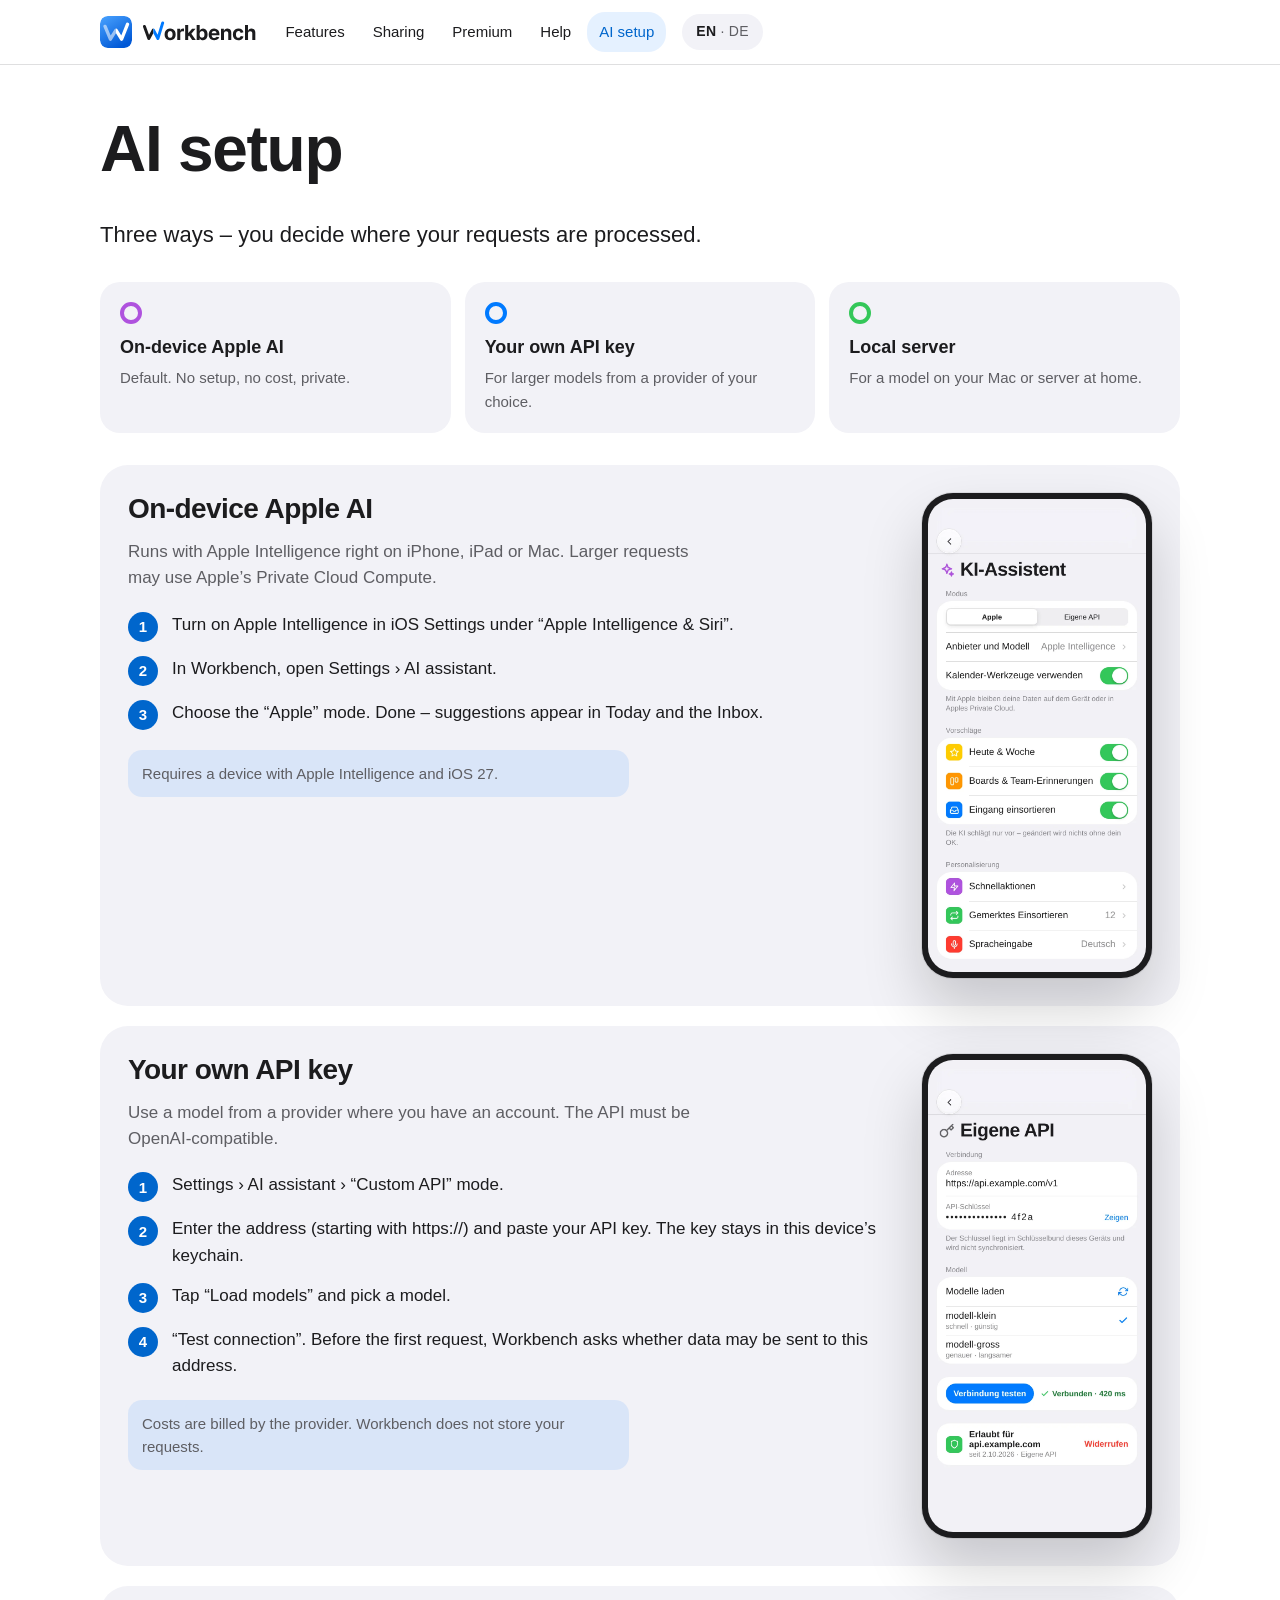
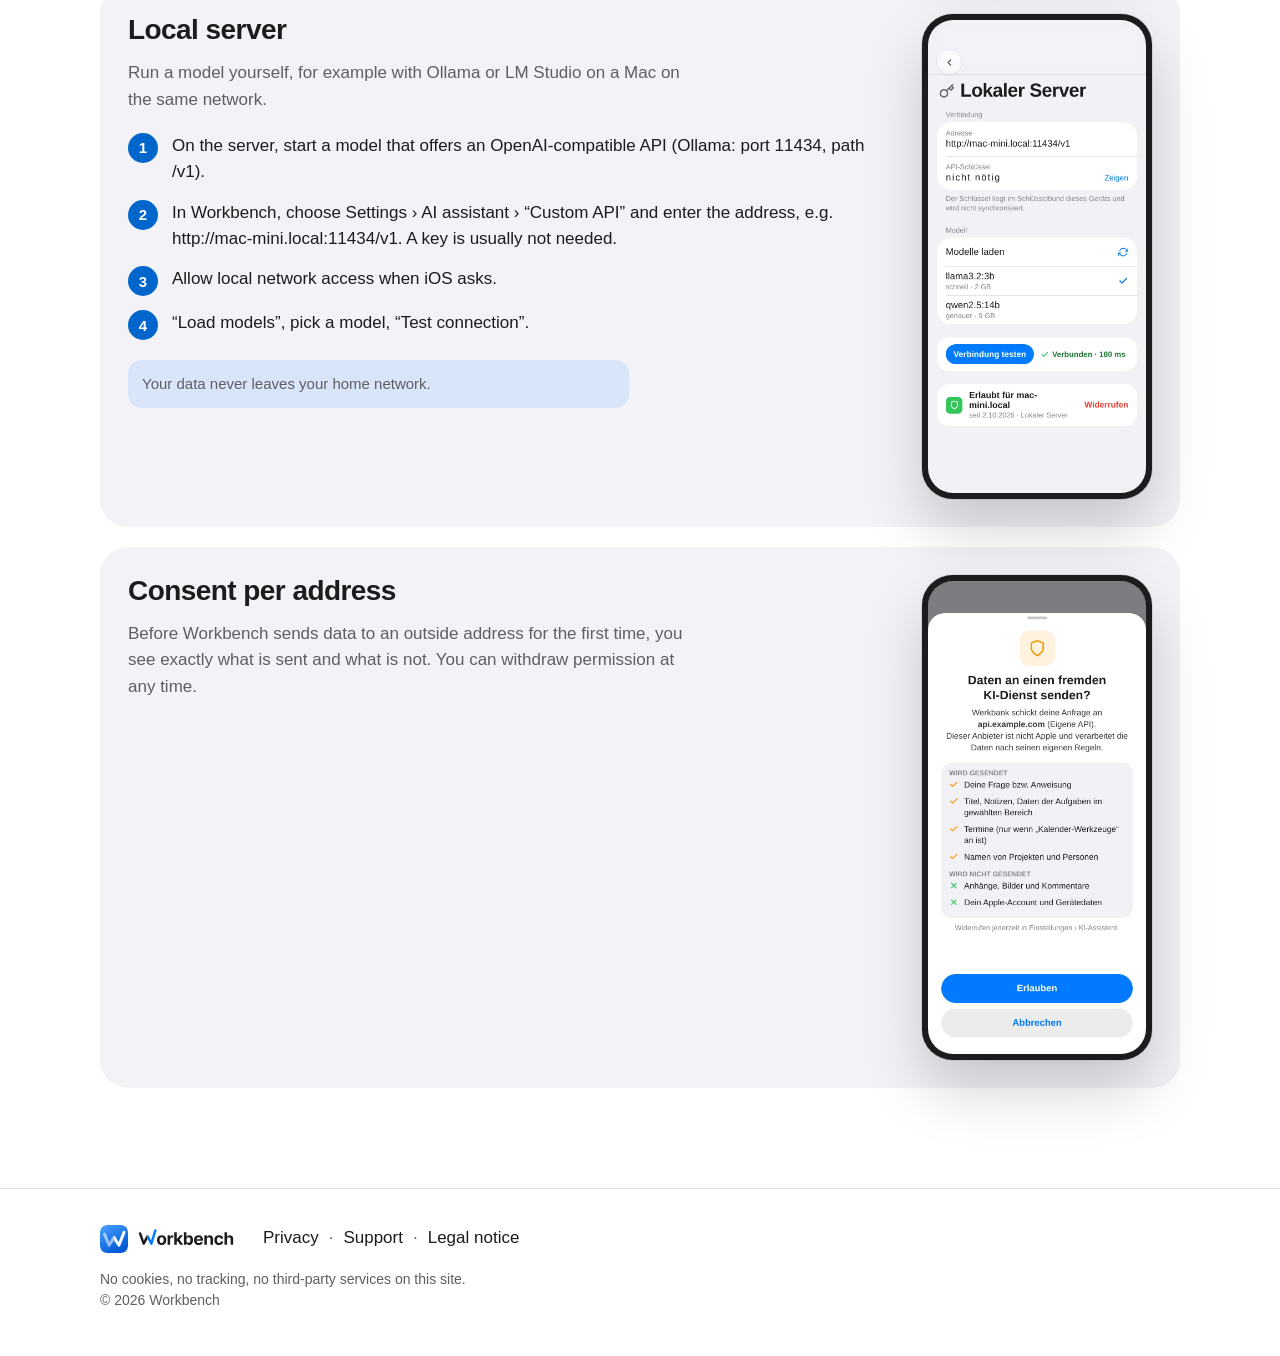
<file: en/ki-setup.html>
<!doctype html>
<html lang="en">
<head>
<meta charset="utf-8">
<meta name="viewport" content="width=device-width, initial-scale=1, viewport-fit=cover">
<title>AI setup – Workbench</title>
<meta name="description" content="Workbench for iPhone, iPad and Mac: tasks, boards and calendar in one place – with AI that thinks ahead and respects your data.">
<meta name="color-scheme" content="light dark">
<meta name="theme-color" content="#ffffff" media="(prefers-color-scheme: light)">
<meta name="theme-color" content="#000000" media="(prefers-color-scheme: dark)">
<link rel="icon" href="../assets/app-icon.svg" type="image/svg+xml">
<link rel="apple-touch-icon" href="../assets/apple-touch-icon.png">
<link rel="alternate" hreflang="de" href="../ki-setup.html">
<link rel="stylesheet" href="../assets/site.css">
<script src="../assets/site.js"></script>
</head>
<body class="page-ki-setup">
<a class="skip" href="#inhalt">Skip to content</a>
<header class="top">
<div class="wrap top-in">
<a class="brand" href="index.html" aria-label="Workbench"><img src="../assets/app-icon.svg" alt="" width="32" height="32"><svg class="wm" viewBox="-4 -96.8 557.8 120.8" aria-hidden="true" focusable="false"><path d="M131.923828125 1.07421875Q123.720703125 1.07421875 117.71484375 -2.4658203125Q111.708984375 -6.005859375 108.4619140625 -12.3291015625Q105.21484375 -18.65234375 105.21484375 -27.05078125Q105.21484375 -35.546875 108.4619140625 -41.8701171875Q111.708984375 -48.193359375 117.71484375 -51.7333984375Q123.720703125 -55.2734375 131.923828125 -55.2734375Q140.17578125 -55.2734375 146.1572265625 -51.7333984375Q152.138671875 -48.193359375 155.3857421875 -41.8701171875Q158.6328125 -35.546875 158.6328125 -27.05078125Q158.6328125 -18.65234375 155.3857421875 -12.3291015625Q152.138671875 -6.005859375 146.1572265625 -2.4658203125Q140.17578125 1.07421875 131.923828125 1.07421875ZM131.923828125 -10.44921875Q135.830078125 -10.44921875 138.466796875 -12.6220703125Q141.103515625 -14.794921875 142.421875 -18.5791015625Q143.740234375 -22.36328125 143.740234375 -27.099609375Q143.740234375 -31.93359375 142.421875 -35.693359375Q141.103515625 -39.453125 138.466796875 -41.6015625Q135.830078125 -43.75 131.923828125 -43.75Q128.017578125 -43.75 125.4052734375 -41.6015625Q122.79296875 -39.453125 121.474609375 -35.693359375Q120.15625 -31.93359375 120.15625 -27.099609375Q120.15625 -22.36328125 121.474609375 -18.5791015625Q122.79296875 -14.794921875 125.4052734375 -12.6220703125Q128.017578125 -10.44921875 131.923828125 -10.44921875Z M166.337890625 0.0V-54.58984375H180.498046875V-45.068359375H181.083984375Q182.59765625 -50.146484375 186.1376953125 -52.734375Q189.677734375 -55.322265625 194.267578125 -55.322265625Q195.390625 -55.322265625 196.708984375 -55.2001953125Q198.02734375 -55.078125 199.00390625 -54.833984375V-41.748046875Q198.02734375 -42.08984375 196.171875 -42.28515625Q194.31640625 -42.48046875 192.65625 -42.48046875Q189.3359375 -42.48046875 186.650390625 -41.0400390625Q183.96484375 -39.599609375 182.4755859375 -37.0361328125Q180.986328125 -34.47265625 180.986328125 -31.0546875V0.0Z M204.560546875 0.0V-72.75390625H219.208984375V-33.59375H220.0390625L237.91015625 -54.58984375H254.853515625L234.443359375 -30.859375L255.87890625 0.0H238.642578125L223.408203125 -22.216796875L219.208984375 -17.529296875V0.0Z M290.634765625 0.927734375Q286.19140625 0.927734375 283.115234375 -0.5859375Q280.0390625 -2.099609375 278.1103515625 -4.3212890625Q276.181640625 -6.54296875 275.15625 -8.740234375H274.47265625V0.0H260.068359375V-72.75390625H274.716796875V-45.41015625H275.15625Q276.181640625 -47.55859375 278.0615234375 -49.853515625Q279.94140625 -52.1484375 283.017578125 -53.7109375Q286.09375 -55.2734375 290.732421875 -55.2734375Q296.787109375 -55.2734375 301.81640625 -52.1484375Q306.845703125 -49.0234375 309.8486328125 -42.7734375Q312.8515625 -36.5234375 312.8515625 -27.197265625Q312.8515625 -18.115234375 309.921875 -11.8408203125Q306.9921875 -5.56640625 301.962890625 -2.3193359375Q296.93359375 0.927734375 290.634765625 0.927734375ZM286.142578125 -10.83984375Q289.951171875 -10.83984375 292.5634765625 -12.939453125Q295.17578125 -15.0390625 296.5185546875 -18.75Q297.861328125 -22.4609375 297.861328125 -27.24609375Q297.861328125 -32.03125 296.5185546875 -35.693359375Q295.17578125 -39.35546875 292.587890625 -41.455078125Q290.0 -43.5546875 286.142578125 -43.5546875Q282.3828125 -43.5546875 279.74609375 -41.5283203125Q277.109375 -39.501953125 275.7421875 -35.8642578125Q274.375 -32.2265625 274.375 -27.24609375Q274.375 -22.314453125 275.7666015625 -18.6279296875Q277.158203125 -14.94140625 279.794921875 -12.890625Q282.431640625 -10.83984375 286.142578125 -10.83984375Z M345.263671875 1.07421875Q336.9140625 1.07421875 330.859375 -2.34375Q324.8046875 -5.76171875 321.5576171875 -12.060546875Q318.310546875 -18.359375 318.310546875 -27.001953125Q318.310546875 -35.44921875 321.533203125 -41.796875Q324.755859375 -48.14453125 330.6640625 -51.708984375Q336.572265625 -55.2734375 344.53125 -55.2734375Q349.90234375 -55.2734375 354.541015625 -53.564453125Q359.1796875 -51.85546875 362.6953125 -48.4130859375Q366.2109375 -44.970703125 368.1884765625 -39.794921875Q370.166015625 -34.619140625 370.166015625 -27.587890625V-23.486328125H332.8125Q332.958984375 -19.3359375 334.423828125 -16.40625Q335.986328125 -13.18359375 338.8427734375 -11.572265625Q341.69921875 -9.9609375 345.5078125 -9.9609375Q348.095703125 -9.9609375 350.1953125 -10.693359375Q352.294921875 -11.42578125 353.7841796875 -12.8662109375Q355.2734375 -14.306640625 356.0546875 -16.40625L369.3359375 -13.916015625Q368.017578125 -9.423828125 364.74609375 -6.0302734375Q361.474609375 -2.63671875 356.5673828125 -0.78125Q351.66015625 1.07421875 345.263671875 1.07421875ZM332.91015625 -32.666015625H356.0546875Q355.76171875 -35.400390625 354.8828125 -37.646484375Q353.564453125 -40.771484375 351.0009765625 -42.5048828125Q348.4375 -44.23828125 344.677734375 -44.23828125Q340.869140625 -44.23828125 338.2080078125 -42.48046875Q335.546875 -40.72265625 334.1796875 -37.744140625Q333.154296875 -35.44921875 332.91015625 -32.666015625Z M392.32421875 -31.591796875V0.0H377.67578125V-54.58984375H391.494140625L391.689453125 -43.310546875Q393.7890625 -48.486328125 397.40234375 -51.5625Q401.748046875 -55.2734375 408.681640625 -55.2734375Q414.345703125 -55.2734375 418.5693359375 -52.8076171875Q422.79296875 -50.341796875 425.1123046875 -45.7275390625Q427.431640625 -41.11328125 427.431640625 -34.716796875V0.0H412.783203125V-32.177734375Q412.783203125 -37.255859375 410.1708984375 -40.13671875Q407.55859375 -43.017578125 402.919921875 -43.017578125Q399.84375 -43.017578125 397.4267578125 -41.6748046875Q395.009765625 -40.33203125 393.6669921875 -37.79296875Q392.32421875 -35.25390625 392.32421875 -31.591796875Z M461.845703125 1.07421875Q453.59375 1.07421875 447.6123046875 -2.4658203125Q441.630859375 -6.005859375 438.3837890625 -12.3291015625Q435.13671875 -18.65234375 435.13671875 -27.05078125Q435.13671875 -35.546875 438.3837890625 -41.8701171875Q441.630859375 -48.193359375 447.6123046875 -51.7333984375Q453.59375 -55.2734375 461.845703125 -55.2734375Q466.6796875 -55.2734375 470.78125 -54.00390625Q474.8828125 -52.734375 478.056640625 -50.390625Q481.23046875 -48.046875 483.28125 -44.677734375Q485.33203125 -41.30859375 486.11328125 -37.109375L472.490234375 -34.5703125Q472.05078125 -36.71875 471.123046875 -38.4033203125Q470.1953125 -40.087890625 468.876953125 -41.2841796875Q467.55859375 -42.48046875 465.8251953125 -43.115234375Q464.091796875 -43.75 461.9921875 -43.75Q458.0859375 -43.75 455.4248046875 -41.650390625Q452.763671875 -39.55078125 451.4208984375 -35.791015625Q450.078125 -32.03125 450.078125 -27.099609375Q450.078125 -22.265625 451.4208984375 -18.505859375Q452.763671875 -14.74609375 455.4248046875 -12.59765625Q458.0859375 -10.44921875 461.9921875 -10.44921875Q464.091796875 -10.44921875 465.849609375 -11.1083984375Q467.607421875 -11.767578125 468.974609375 -13.0126953125Q470.341796875 -14.2578125 471.26953125 -16.015625Q472.197265625 -17.7734375 472.587890625 -19.970703125L486.2109375 -17.48046875Q485.4296875 -13.134765625 483.37890625 -9.7412109375Q481.328125 -6.34765625 478.154296875 -3.90625Q474.98046875 -1.46484375 470.8544921875 -0.1953125Q466.728515625 1.07421875 461.845703125 1.07421875Z M508.41796875 -31.591796875V0.0H493.76953125V-72.75390625H508.125V-44.091796875Q510.17578125 -48.73046875 513.49609375 -51.5625Q517.841796875 -55.2734375 524.775390625 -55.2734375Q530.439453125 -55.2734375 534.6630859375 -52.8076171875Q538.88671875 -50.341796875 541.23046875 -45.7275390625Q543.57421875 -41.11328125 543.57421875 -34.716796875V0.0H528.876953125V-32.177734375Q528.876953125 -37.255859375 526.2646484375 -40.13671875Q523.65234375 -43.017578125 519.013671875 -43.017578125Q515.9375 -43.017578125 513.5205078125 -41.6748046875Q511.103515625 -40.33203125 509.7607421875 -37.79296875Q508.41796875 -35.25390625 508.41796875 -31.591796875Z" fill="currentColor"/><clipPath id="whL"><rect x="-10000" y="-10000" width="10050.83" height="20000"/></clipPath><clipPath id="whR"><rect x="50.83" y="-10000" width="10000" height="20000"/></clipPath><path d="M7.81 -65.65 L28.80 -7.10 L50.83 -48.58 L72.87 -7.10 L95.95 -82.69" stroke="currentColor" stroke-opacity="1.0" fill="none" stroke-width="14.20" stroke-linecap="round" stroke-linejoin="round" clip-path="url(#whL)"/><path d="M7.81 -65.65 L28.80 -7.10 L50.83 -48.58 L72.87 -7.10 L95.95 -82.69" stroke="currentColor" class="wm-acc" fill="none" stroke-width="14.20" stroke-linecap="round" stroke-linejoin="round" clip-path="url(#whR)"/></svg></a>
<nav aria-label="Main navigation"><ul class="nav"><li><a href="index.html#funktionen">Features</a></li><li><a href="index.html#teilen">Sharing</a></li><li><a href="index.html#premium">Premium</a></li><li><a href="hilfe.html">Help</a></li><li><a href="ki-setup.html" aria-current="page">AI setup</a></li></ul></nav>
<a class="lang" href="../ki-setup.html" hreflang="de" lang="de" aria-label="Deutsch"><span aria-hidden="true"><b>EN</b> · DE</span></a>
</div>
</header>
<main id="inhalt">
<div class="wrap page">
<header class="page-head"><h1>AI setup</h1><p class="lead">Three ways – you decide where your requests are processed.</p></header>
<ul class="ways"><li><a class="way" href="#apple"><span class="ring-dot" style="--c:#af52de" aria-hidden="true"></span><strong>On-device Apple AI</strong><span>Default. No setup, no cost, private.</span></a></li><li><a class="way" href="#api"><span class="ring-dot" style="--c:#007aff" aria-hidden="true"></span><strong>Your own API key</strong><span>For larger models from a provider of your choice.</span></a></li><li><a class="way" href="#lokal"><span class="ring-dot" style="--c:#34c759" aria-hidden="true"></span><strong>Local server</strong><span>For a model on your Mac or server at home.</span></a></li></ul>
<section class="ai-sec card reveal" id="apple" aria-labelledby="h-apple">
<div class="ai-txt"><h2 id="h-apple">On-device Apple AI</h2><p>Runs with Apple Intelligence right on iPhone, iPad or Mac. Larger requests may use Apple’s Private Cloud Compute.</p><ol class="steps"><li><span class="step-n" aria-hidden="true">1</span><p><span class="sr">Step 1: </span>Turn on Apple Intelligence in iOS Settings under “Apple Intelligence & Siri”.</p></li><li><span class="step-n" aria-hidden="true">2</span><p><span class="sr">Step 2: </span>In Workbench, open Settings › AI assistant.</p></li><li><span class="step-n" aria-hidden="true">3</span><p><span class="sr">Step 3: </span>Choose the “Apple” mode. Done – suggestions appear in Today and the Inbox.</p></li></ol><p class="note">Requires a device with Apple Intelligence and iOS 27.</p></div>
<div class="ai-img"><figure class="phone small"><picture><img src="../assets/img/setup-apple.webp" alt="AI assistant settings with Apple mode, Apple Intelligence as provider and suggestions turned on." width="393" height="852" loading="lazy" decoding="async"></picture></figure></div></section><section class="ai-sec card reveal" id="api" aria-labelledby="h-api">
<div class="ai-txt"><h2 id="h-api">Your own API key</h2><p>Use a model from a provider where you have an account. The API must be OpenAI-compatible.</p><ol class="steps"><li><span class="step-n" aria-hidden="true">1</span><p><span class="sr">Step 1: </span>Settings › AI assistant › “Custom API” mode.</p></li><li><span class="step-n" aria-hidden="true">2</span><p><span class="sr">Step 2: </span>Enter the address (starting with https://) and paste your API key. The key stays in this device’s keychain.</p></li><li><span class="step-n" aria-hidden="true">3</span><p><span class="sr">Step 3: </span>Tap “Load models” and pick a model.</p></li><li><span class="step-n" aria-hidden="true">4</span><p><span class="sr">Step 4: </span>“Test connection”. Before the first request, Workbench asks whether data may be sent to this address.</p></li></ol><p class="note">Costs are billed by the provider. Workbench does not store your requests.</p></div>
<div class="ai-img"><figure class="phone small"><picture><img src="../assets/img/setup-api.webp" alt="Custom API settings with address, API key, model selection and a successful connection test." width="393" height="852" loading="lazy" decoding="async"></picture></figure></div></section><section class="ai-sec card reveal" id="lokal" aria-labelledby="h-lokal">
<div class="ai-txt"><h2 id="h-lokal">Local server</h2><p>Run a model yourself, for example with Ollama or LM Studio on a Mac on the same network.</p><ol class="steps"><li><span class="step-n" aria-hidden="true">1</span><p><span class="sr">Step 1: </span>On the server, start a model that offers an OpenAI-compatible API (Ollama: port 11434, path /v1).</p></li><li><span class="step-n" aria-hidden="true">2</span><p><span class="sr">Step 2: </span>In Workbench, choose Settings › AI assistant › “Custom API” and enter the address, e.g. http://mac-mini.local:11434/v1. A key is usually not needed.</p></li><li><span class="step-n" aria-hidden="true">3</span><p><span class="sr">Step 3: </span>Allow local network access when iOS asks.</p></li><li><span class="step-n" aria-hidden="true">4</span><p><span class="sr">Step 4: </span>“Load models”, pick a model, “Test connection”.</p></li></ol><p class="note">Your data never leaves your home network.</p></div>
<div class="ai-img"><figure class="phone small"><picture><img src="../assets/img/setup-lokal.webp" alt="Local server settings with address mac-mini.local, two local models and a successful test." width="393" height="852" loading="lazy" decoding="async"></picture></figure></div></section>
<section class="ai-sec card consent reveal" aria-labelledby="h-consent"><div class="ai-txt"><h2 id="h-consent">Consent per address</h2><p>Before Workbench sends data to an outside address for the first time, you see exactly what is sent and what is not. You can withdraw permission at any time.</p></div><div class="ai-img"><figure class="phone small"><picture><img src="../assets/img/setup-einwilligung.webp" alt="Prompt “Send data to an outside AI service?” listing the data that is sent and not sent." width="393" height="852" loading="lazy" decoding="async"></picture></figure></div></section>
</div>
</main>
<footer class="foot">
<div class="wrap foot-in">
<div class="foot-brand"><img src="../assets/app-icon.svg" alt="" width="28" height="28"><svg class="wm wm-s" viewBox="-4 -96.8 557.8 120.8" aria-hidden="true" focusable="false"><path d="M131.923828125 1.07421875Q123.720703125 1.07421875 117.71484375 -2.4658203125Q111.708984375 -6.005859375 108.4619140625 -12.3291015625Q105.21484375 -18.65234375 105.21484375 -27.05078125Q105.21484375 -35.546875 108.4619140625 -41.8701171875Q111.708984375 -48.193359375 117.71484375 -51.7333984375Q123.720703125 -55.2734375 131.923828125 -55.2734375Q140.17578125 -55.2734375 146.1572265625 -51.7333984375Q152.138671875 -48.193359375 155.3857421875 -41.8701171875Q158.6328125 -35.546875 158.6328125 -27.05078125Q158.6328125 -18.65234375 155.3857421875 -12.3291015625Q152.138671875 -6.005859375 146.1572265625 -2.4658203125Q140.17578125 1.07421875 131.923828125 1.07421875ZM131.923828125 -10.44921875Q135.830078125 -10.44921875 138.466796875 -12.6220703125Q141.103515625 -14.794921875 142.421875 -18.5791015625Q143.740234375 -22.36328125 143.740234375 -27.099609375Q143.740234375 -31.93359375 142.421875 -35.693359375Q141.103515625 -39.453125 138.466796875 -41.6015625Q135.830078125 -43.75 131.923828125 -43.75Q128.017578125 -43.75 125.4052734375 -41.6015625Q122.79296875 -39.453125 121.474609375 -35.693359375Q120.15625 -31.93359375 120.15625 -27.099609375Q120.15625 -22.36328125 121.474609375 -18.5791015625Q122.79296875 -14.794921875 125.4052734375 -12.6220703125Q128.017578125 -10.44921875 131.923828125 -10.44921875Z M166.337890625 0.0V-54.58984375H180.498046875V-45.068359375H181.083984375Q182.59765625 -50.146484375 186.1376953125 -52.734375Q189.677734375 -55.322265625 194.267578125 -55.322265625Q195.390625 -55.322265625 196.708984375 -55.2001953125Q198.02734375 -55.078125 199.00390625 -54.833984375V-41.748046875Q198.02734375 -42.08984375 196.171875 -42.28515625Q194.31640625 -42.48046875 192.65625 -42.48046875Q189.3359375 -42.48046875 186.650390625 -41.0400390625Q183.96484375 -39.599609375 182.4755859375 -37.0361328125Q180.986328125 -34.47265625 180.986328125 -31.0546875V0.0Z M204.560546875 0.0V-72.75390625H219.208984375V-33.59375H220.0390625L237.91015625 -54.58984375H254.853515625L234.443359375 -30.859375L255.87890625 0.0H238.642578125L223.408203125 -22.216796875L219.208984375 -17.529296875V0.0Z M290.634765625 0.927734375Q286.19140625 0.927734375 283.115234375 -0.5859375Q280.0390625 -2.099609375 278.1103515625 -4.3212890625Q276.181640625 -6.54296875 275.15625 -8.740234375H274.47265625V0.0H260.068359375V-72.75390625H274.716796875V-45.41015625H275.15625Q276.181640625 -47.55859375 278.0615234375 -49.853515625Q279.94140625 -52.1484375 283.017578125 -53.7109375Q286.09375 -55.2734375 290.732421875 -55.2734375Q296.787109375 -55.2734375 301.81640625 -52.1484375Q306.845703125 -49.0234375 309.8486328125 -42.7734375Q312.8515625 -36.5234375 312.8515625 -27.197265625Q312.8515625 -18.115234375 309.921875 -11.8408203125Q306.9921875 -5.56640625 301.962890625 -2.3193359375Q296.93359375 0.927734375 290.634765625 0.927734375ZM286.142578125 -10.83984375Q289.951171875 -10.83984375 292.5634765625 -12.939453125Q295.17578125 -15.0390625 296.5185546875 -18.75Q297.861328125 -22.4609375 297.861328125 -27.24609375Q297.861328125 -32.03125 296.5185546875 -35.693359375Q295.17578125 -39.35546875 292.587890625 -41.455078125Q290.0 -43.5546875 286.142578125 -43.5546875Q282.3828125 -43.5546875 279.74609375 -41.5283203125Q277.109375 -39.501953125 275.7421875 -35.8642578125Q274.375 -32.2265625 274.375 -27.24609375Q274.375 -22.314453125 275.7666015625 -18.6279296875Q277.158203125 -14.94140625 279.794921875 -12.890625Q282.431640625 -10.83984375 286.142578125 -10.83984375Z M345.263671875 1.07421875Q336.9140625 1.07421875 330.859375 -2.34375Q324.8046875 -5.76171875 321.5576171875 -12.060546875Q318.310546875 -18.359375 318.310546875 -27.001953125Q318.310546875 -35.44921875 321.533203125 -41.796875Q324.755859375 -48.14453125 330.6640625 -51.708984375Q336.572265625 -55.2734375 344.53125 -55.2734375Q349.90234375 -55.2734375 354.541015625 -53.564453125Q359.1796875 -51.85546875 362.6953125 -48.4130859375Q366.2109375 -44.970703125 368.1884765625 -39.794921875Q370.166015625 -34.619140625 370.166015625 -27.587890625V-23.486328125H332.8125Q332.958984375 -19.3359375 334.423828125 -16.40625Q335.986328125 -13.18359375 338.8427734375 -11.572265625Q341.69921875 -9.9609375 345.5078125 -9.9609375Q348.095703125 -9.9609375 350.1953125 -10.693359375Q352.294921875 -11.42578125 353.7841796875 -12.8662109375Q355.2734375 -14.306640625 356.0546875 -16.40625L369.3359375 -13.916015625Q368.017578125 -9.423828125 364.74609375 -6.0302734375Q361.474609375 -2.63671875 356.5673828125 -0.78125Q351.66015625 1.07421875 345.263671875 1.07421875ZM332.91015625 -32.666015625H356.0546875Q355.76171875 -35.400390625 354.8828125 -37.646484375Q353.564453125 -40.771484375 351.0009765625 -42.5048828125Q348.4375 -44.23828125 344.677734375 -44.23828125Q340.869140625 -44.23828125 338.2080078125 -42.48046875Q335.546875 -40.72265625 334.1796875 -37.744140625Q333.154296875 -35.44921875 332.91015625 -32.666015625Z M392.32421875 -31.591796875V0.0H377.67578125V-54.58984375H391.494140625L391.689453125 -43.310546875Q393.7890625 -48.486328125 397.40234375 -51.5625Q401.748046875 -55.2734375 408.681640625 -55.2734375Q414.345703125 -55.2734375 418.5693359375 -52.8076171875Q422.79296875 -50.341796875 425.1123046875 -45.7275390625Q427.431640625 -41.11328125 427.431640625 -34.716796875V0.0H412.783203125V-32.177734375Q412.783203125 -37.255859375 410.1708984375 -40.13671875Q407.55859375 -43.017578125 402.919921875 -43.017578125Q399.84375 -43.017578125 397.4267578125 -41.6748046875Q395.009765625 -40.33203125 393.6669921875 -37.79296875Q392.32421875 -35.25390625 392.32421875 -31.591796875Z M461.845703125 1.07421875Q453.59375 1.07421875 447.6123046875 -2.4658203125Q441.630859375 -6.005859375 438.3837890625 -12.3291015625Q435.13671875 -18.65234375 435.13671875 -27.05078125Q435.13671875 -35.546875 438.3837890625 -41.8701171875Q441.630859375 -48.193359375 447.6123046875 -51.7333984375Q453.59375 -55.2734375 461.845703125 -55.2734375Q466.6796875 -55.2734375 470.78125 -54.00390625Q474.8828125 -52.734375 478.056640625 -50.390625Q481.23046875 -48.046875 483.28125 -44.677734375Q485.33203125 -41.30859375 486.11328125 -37.109375L472.490234375 -34.5703125Q472.05078125 -36.71875 471.123046875 -38.4033203125Q470.1953125 -40.087890625 468.876953125 -41.2841796875Q467.55859375 -42.48046875 465.8251953125 -43.115234375Q464.091796875 -43.75 461.9921875 -43.75Q458.0859375 -43.75 455.4248046875 -41.650390625Q452.763671875 -39.55078125 451.4208984375 -35.791015625Q450.078125 -32.03125 450.078125 -27.099609375Q450.078125 -22.265625 451.4208984375 -18.505859375Q452.763671875 -14.74609375 455.4248046875 -12.59765625Q458.0859375 -10.44921875 461.9921875 -10.44921875Q464.091796875 -10.44921875 465.849609375 -11.1083984375Q467.607421875 -11.767578125 468.974609375 -13.0126953125Q470.341796875 -14.2578125 471.26953125 -16.015625Q472.197265625 -17.7734375 472.587890625 -19.970703125L486.2109375 -17.48046875Q485.4296875 -13.134765625 483.37890625 -9.7412109375Q481.328125 -6.34765625 478.154296875 -3.90625Q474.98046875 -1.46484375 470.8544921875 -0.1953125Q466.728515625 1.07421875 461.845703125 1.07421875Z M508.41796875 -31.591796875V0.0H493.76953125V-72.75390625H508.125V-44.091796875Q510.17578125 -48.73046875 513.49609375 -51.5625Q517.841796875 -55.2734375 524.775390625 -55.2734375Q530.439453125 -55.2734375 534.6630859375 -52.8076171875Q538.88671875 -50.341796875 541.23046875 -45.7275390625Q543.57421875 -41.11328125 543.57421875 -34.716796875V0.0H528.876953125V-32.177734375Q528.876953125 -37.255859375 526.2646484375 -40.13671875Q523.65234375 -43.017578125 519.013671875 -43.017578125Q515.9375 -43.017578125 513.5205078125 -41.6748046875Q511.103515625 -40.33203125 509.7607421875 -37.79296875Q508.41796875 -35.25390625 508.41796875 -31.591796875Z" fill="currentColor"/><clipPath id="wfL"><rect x="-10000" y="-10000" width="10050.83" height="20000"/></clipPath><clipPath id="wfR"><rect x="50.83" y="-10000" width="10000" height="20000"/></clipPath><path d="M7.81 -65.65 L28.80 -7.10 L50.83 -48.58 L72.87 -7.10 L95.95 -82.69" stroke="currentColor" stroke-opacity="1.0" fill="none" stroke-width="14.20" stroke-linecap="round" stroke-linejoin="round" clip-path="url(#wfL)"/><path d="M7.81 -65.65 L28.80 -7.10 L50.83 -48.58 L72.87 -7.10 L95.95 -82.69" stroke="currentColor" class="wm-acc" fill="none" stroke-width="14.20" stroke-linecap="round" stroke-linejoin="round" clip-path="url(#wfR)"/></svg><span class="vh">Workbench</span></div>
<nav aria-label="Footer"><ul class="foot-nav"><li><a href="datenschutz.html">Privacy</a></li><li><a href="hilfe.html">Support</a></li><li><a href="impressum.html">Legal notice</a></li></ul></nav>
<p class="foot-note">No cookies, no tracking, no third-party services on this site.<br>© 2026 Workbench</p>
</div>
</footer>
</body>
</html>
</file>
<file: assets/site.css>
/* Werkbank / Workbench – Website
   Statisch, ohne externe Schriften, Skripte oder Tracking.
   Farben und Formen aus dem App-Design (iOS 27, Liquid Glass). */

:root {
  color-scheme: light dark;
  --bg: #ffffff;
  --bg2: #f2f2f7;
  --card: #ffffff;
  --card2: #f2f2f7;
  --text: #1c1c1e;
  --text2: #5e5e63;
  --sep: rgba(60, 60, 67, 0.16);
  --accent: #0066cc;          /* Text & Links (AA auf Weiß/Grau) */
  --accent-ui: #007aff;       /* Systemblau für Flächen und Symbole */
  --accent-soft: rgba(0, 122, 255, 0.10);
  --btn: #0066cc;
  --btn-text: #ffffff;
  --store: #000000;
  --store-text: #ffffff;
  --glass: rgba(255, 255, 255, 0.72);
  --shadow: 0 1px 2px rgba(0, 0, 0, 0.04), 0 8px 30px rgba(0, 0, 0, 0.06);
  --phone-edge: #1c1c1e;
  --purple: #af52de; --blue: #007aff; --green: #34c759; --orange: #ff9500;
  --r-lg: 28px; --r-md: 20px; --r-sm: 14px;
  --wrap: 1120px;
  --font: -apple-system, BlinkMacSystemFont, "SF Pro Text", "SF Pro Display", "Helvetica Neue", "Segoe UI", Roboto, Arial, sans-serif;
}
@media (prefers-color-scheme: dark) {
  :root {
    --bg: #000000;
    --bg2: #1c1c1e;
    --card: #1c1c1e;
    --card2: #2c2c2e;
    --text: #ffffff;
    --text2: #aeaeb2;
    --sep: rgba(84, 84, 88, 0.6);
    --accent: #4da3ff;
    --accent-ui: #0a84ff;
    --accent-soft: rgba(10, 132, 255, 0.18);
    --btn: #0a5fd1;
    --store: #ffffff;
    --store-text: #000000;
    --glass: rgba(28, 28, 30, 0.72);
    --shadow: 0 0 0 1px rgba(255, 255, 255, 0.06);
    --phone-edge: #3a3a3c;
  }
}

*, *::before, *::after { box-sizing: border-box; }
html { -webkit-text-size-adjust: 100%; scroll-padding-top: 120px; }
@media (prefers-reduced-motion: no-preference) { html { scroll-behavior: smooth; } }
body {
  margin: 0; background: var(--bg); color: var(--text);
  font-family: var(--font); font-size: 17px; line-height: 1.55;
  -webkit-font-smoothing: antialiased;
  display: flex; flex-direction: column; min-height: 100vh;
}
main { flex: 1 0 auto; }
img { max-width: 100%; height: auto; display: block; }
a { color: var(--accent); text-underline-offset: 3px; }
a:hover { text-decoration-thickness: 2px; }
:focus-visible { outline: 3px solid var(--accent-ui); outline-offset: 3px; border-radius: 8px; }
h1, h2, h3 { line-height: 1.15; letter-spacing: -0.02em; margin: 0 0 0.5em; }
h1 { font-size: clamp(32px, 6vw, 64px); font-weight: 800; overflow-wrap: break-word; -webkit-hyphens: auto; hyphens: auto; }
h2 { font-size: clamp(28px, 3.6vw, 40px); font-weight: 700; }
h3 { font-size: 22px; font-weight: 700; letter-spacing: -0.01em; }
p { margin: 0 0 1em; }
.wrap { max-width: var(--wrap); margin: 0 auto; padding: 0 20px; }
.lead { font-size: clamp(19px, 2vw, 22px); line-height: 1.45; color: var(--text); }
.muted { color: var(--text2); }
.small { font-size: 15px; }
.center { text-align: center; }
.sr { position: absolute; width: 1px; height: 1px; overflow: hidden; clip: rect(0 0 0 0); white-space: nowrap; }

.skip { position: absolute; left: 12px; top: -60px; z-index: 100; background: var(--btn); color: #fff; padding: 10px 16px; border-radius: 12px; font-weight: 600; }
.skip:focus { top: 12px; }

/* ---------- Kopf ---------- */
.top { position: sticky; top: 0; z-index: 50; background: var(--glass); -webkit-backdrop-filter: saturate(180%) blur(20px); backdrop-filter: saturate(180%) blur(20px); border-bottom: 0.5px solid var(--sep); }
.top-in { display: flex; align-items: center; gap: 16px; height: 64px; }
.brand { display: flex; align-items: center; gap: 10px; color: var(--text); text-decoration: none; font-weight: 700; font-size: 19px; letter-spacing: -0.01em; }
.brand img { border-radius: 8px; }
.wm { display: block; height: 25px; width: auto; flex: none; overflow: visible; }
.wm-s { height: 21px; }
.wm-xl { height: clamp(46px, 7.4vw, 80px); }
.wm-acc { stroke: var(--accent-ui); }
.vh { position: absolute; width: 1px; height: 1px; padding: 0; margin: -1px; overflow: hidden; clip: rect(0 0 0 0); white-space: nowrap; border: 0; }
.hero-wm { margin: 0 0 14px; }
.nav { display: flex; gap: 4px; list-style: none; margin: 0 0 0 auto; padding: 0; }
.nav a { display: block; padding: 8px 12px; border-radius: 18px; color: var(--text); text-decoration: none; font-size: 15px; font-weight: 500; }
.nav a:hover, .nav a[aria-current="page"] { background: var(--accent-soft); color: var(--accent); }
.lang { display: inline-flex; align-items: center; height: 36px; padding: 0 14px; border-radius: 18px; background: var(--card2); color: var(--text2); text-decoration: none; font-size: 14px; letter-spacing: 0.02em; white-space: nowrap; }
.lang b { color: var(--text); }
.lang:hover { background: var(--accent-soft); }
@media (max-width: 860px) {
  .top-in { flex-wrap: wrap; height: auto; padding-top: 10px; gap: 6px 16px; }
  .brand { height: 44px; }
  .lang { margin-left: auto; }
  .top nav { order: 3; width: 100%; }
  .nav { margin: 0 -8px 8px; overflow-x: auto; scrollbar-width: none; -webkit-overflow-scrolling: touch; }
  .nav::-webkit-scrollbar { display: none; }
  .nav a { white-space: nowrap; padding: 6px 10px; font-size: 15px; }
}

/* ---------- Hero ---------- */
.hero { padding: 56px 0 24px; overflow: hidden; }
.hero-in { display: grid; grid-template-columns: 1.05fr 1fr; gap: 40px; align-items: center; }
.hero-icon { width: 96px; height: 96px; border-radius: 22px; box-shadow: 0 10px 30px rgba(0, 102, 204, 0.25); margin-bottom: 20px; }
.hero h1 { margin-bottom: 12px; }
.hero .lead { max-width: 30ch; margin-bottom: 28px; }
.hero-cta { display: flex; flex-wrap: wrap; gap: 12px; margin-bottom: 14px; }
.hero-img { position: relative; height: 620px; }
.hero-img .phone { position: absolute; width: 270px; }
.hero-img .phone.front { right: 46%; top: 40px; z-index: 2; }
.hero-img .phone.back { right: 6%; top: 0; transform: rotate(4deg); opacity: 0.98; }
@media (max-width: 860px) {
  .hero { padding-top: 36px; }
  .hero-in { grid-template-columns: 1fr; text-align: center; }
  .hero-icon { margin: 0 auto 18px; width: 84px; height: 84px; }
  .hero-wm .wm { margin: 0 auto; }
  .hero .lead { margin-left: auto; margin-right: auto; }
  .hero-cta { justify-content: center; }
  .hero-img { height: 470px; max-width: 420px; width: 100%; margin: 0 auto; }
  .hero-img .phone { width: 205px; }
  .hero-img .phone.front { right: auto; left: 2%; top: 30px; }
  .hero-img .phone.back { right: 2%; }
}

.store { display: inline-flex; align-items: center; gap: 10px; height: 56px; padding: 0 22px 0 18px; border-radius: 14px; background: var(--store); color: var(--store-text); text-decoration: none; }
.store-ic { width: 26px; height: 26px; }
.store span { display: flex; flex-direction: column; line-height: 1.1; text-align: left; }
.store small { font-size: 12px; }
.store strong { font-size: 21px; font-weight: 600; letter-spacing: -0.01em; }
.store:hover { opacity: 0.88; }
.store.soon { opacity: 0.6; cursor: default; }
.store.soon:hover { opacity: 0.6; }

/* Projektringe (Deko) */
.rings { position: absolute; inset: 0; pointer-events: none; }
.rings span { position: absolute; width: 120px; height: 120px; border-radius: 50%;
  background: conic-gradient(var(--c) var(--p), color-mix(in srgb, var(--c) 18%, transparent) 0);
  -webkit-mask: radial-gradient(circle, transparent 47px, #000 48px); mask: radial-gradient(circle, transparent 47px, #000 48px); opacity: 0.9; }
.hero-rings span:nth-child(1) { left: 2%; top: 4%; width: 92px; height: 92px; -webkit-mask: radial-gradient(circle, transparent 35px, #000 36px); mask: radial-gradient(circle, transparent 35px, #000 36px); }
.hero-rings span:nth-child(2) { right: 0; bottom: 10%; }
.hero-rings span:nth-child(3) { left: 8%; bottom: 2%; width: 70px; height: 70px; -webkit-mask: radial-gradient(circle, transparent 26px, #000 27px); mask: radial-gradient(circle, transparent 26px, #000 27px); }
.hero-rings span:nth-child(4) { right: 34%; top: -2%; width: 56px; height: 56px; -webkit-mask: radial-gradient(circle, transparent 20px, #000 21px); mask: radial-gradient(circle, transparent 20px, #000 21px); }
.ring-dot { display: inline-block; width: 28px; height: 28px; border-radius: 50%; border: 5px solid var(--c); margin-bottom: 14px; }

/* iPhone-Rahmen */
.phone { margin: 0; border-radius: 13.5% / 6.2%; overflow: hidden; background: var(--phone-edge); padding: 2.6%;
  box-shadow: 0 30px 60px rgba(0, 0, 0, 0.18), 0 0 0 1px rgba(0, 0, 0, 0.08); }
.phone picture, .phone img { border-radius: 11.5% / 5.3%; overflow: hidden; width: 100%; }
@media (prefers-color-scheme: dark) { .phone { box-shadow: 0 30px 60px rgba(0, 0, 0, 0.6), 0 0 0 1px rgba(255, 255, 255, 0.12); } }

/* ---------- Abschnitte ---------- */
.sec { padding: 80px 0; }
.sec.alt { background: var(--bg2); }
.sec-title { text-align: center; max-width: 22ch; margin: 0 auto 56px; }
.feat { display: grid; grid-template-columns: 1fr 1fr; gap: 56px; align-items: center; padding: 36px 0; }
.feat.rev .feat-txt { order: 2; }
.feat-txt { max-width: 46ch; }
.feat-txt p { color: var(--text2); }
.feat-img { display: flex; justify-content: center; }
.feat-img .phone { width: min(300px, 74vw); }
.ticks { list-style: none; padding: 0; margin: 0 0 1em; }
.ticks li { display: flex; gap: 10px; align-items: flex-start; padding: 6px 0; }
.ck { width: 22px; height: 22px; flex: none; color: #ffffff; background: var(--accent-ui); border-radius: 50%; padding: 2px; margin-top: 2px; }
.link { font-weight: 600; text-decoration: none; }
.link:hover { text-decoration: underline; }
@media (max-width: 860px) {
  .sec { padding: 56px 0; }
  .sec-title { margin-bottom: 28px; }
  .feat, .feat.rev { grid-template-columns: 1fr; gap: 28px; padding: 28px 0; }
  .feat.rev .feat-txt { order: 0; }
  .feat-txt { max-width: none; }
}

/* Teilen */
.share { display: grid; grid-template-columns: 1.2fr 1fr; gap: 56px; align-items: center; }
.share-grid { list-style: none; padding: 0; margin: 28px 0 0; display: grid; grid-template-columns: 1fr 1fr; gap: 14px; }
.share-grid li { background: var(--card); border-radius: var(--r-md); padding: 18px 20px; box-shadow: var(--shadow); }
.share-grid h3 { font-size: 17px; margin-bottom: 4px; }
.share-grid p { margin: 0; color: var(--text2); font-size: 15px; }
.share-img { display: flex; justify-content: center; }
.share-img .phone { width: min(300px, 74vw); }
@media (max-width: 860px) { .share { grid-template-columns: 1fr; gap: 32px; } }
@media (max-width: 480px) { .share-grid { grid-template-columns: 1fr; } }

/* Premium */
.plans { display: grid; grid-template-columns: 1fr 1fr; gap: 20px; max-width: 880px; margin: 0 auto 24px; }
.plan { background: var(--card2); border-radius: var(--r-lg); padding: 28px; }
.plan h3 { font-size: 26px; margin-bottom: 2px; }
.plan .muted { margin-bottom: 18px; }
.plan.pro { background: var(--card); box-shadow: 0 0 0 2px var(--accent-ui), var(--shadow); }
@media (max-width: 720px) { .plans { grid-template-columns: 1fr; } }

/* ---------- Fuß ---------- */
.foot { border-top: 0.5px solid var(--sep); padding: 36px 0 44px; background: var(--bg); }
.foot-in { display: flex; flex-wrap: wrap; align-items: center; gap: 16px 28px; }
.foot-brand { display: flex; align-items: center; gap: 10px; font-weight: 700; }
.foot-brand img { border-radius: 7px; }
.foot-nav { display: flex; list-style: none; margin: 0; padding: 0; gap: 0; }
.foot-nav li + li::before { content: "·"; color: var(--text2); padding: 0 10px; }
.foot-nav a { color: var(--text); text-decoration: none; font-weight: 500; }
.foot-nav a:hover { color: var(--accent); text-decoration: underline; }
.foot-note { flex-basis: 100%; margin: 0; color: var(--text2); font-size: 14px; }

/* ---------- Unterseiten ---------- */
.page { padding: 48px 20px 80px; }
.page-head { max-width: 720px; margin-bottom: 32px; }
.card { background: var(--card2); border-radius: var(--r-lg); padding: 28px; }
.btn { display: inline-flex; align-items: center; justify-content: center; height: 50px; padding: 0 24px; border-radius: 25px; background: var(--btn); color: var(--btn-text); font-weight: 600; text-decoration: none; white-space: nowrap; }
.btn:hover { filter: brightness(1.08); }

/* Hilfe */
.contact { display: flex; gap: 24px; align-items: center; justify-content: space-between; margin-bottom: 48px; }
.contact h2 { font-size: 26px; }
.contact p:last-child { margin-bottom: 0; }
@media (max-width: 720px) { .contact { flex-direction: column; align-items: flex-start; } }
.chips { display: flex; flex-wrap: wrap; gap: 8px; list-style: none; padding: 0; margin: 0 0 8px; }
.chips a { display: inline-block; padding: 7px 14px; border-radius: 18px; background: var(--card2); color: var(--text); text-decoration: none; font-size: 15px; font-weight: 500; }
.chips a:hover { background: var(--accent-soft); color: var(--accent); }
.faq-group { font-size: 15px; text-transform: uppercase; letter-spacing: 0.06em; color: var(--text2); margin: 32px 0 10px; }
.faq { background: var(--card2); border-radius: var(--r-md); overflow: hidden; max-width: 820px; }
.faq details + details { border-top: 0.5px solid var(--sep); }
.faq summary { list-style: none; cursor: pointer; padding: 18px 56px 18px 20px; font-weight: 600; position: relative; }
.faq summary::-webkit-details-marker { display: none; }
.faq summary::after { content: ""; position: absolute; right: 22px; top: 50%; width: 10px; height: 10px; margin-top: -7px; border-right: 2.5px solid var(--text2); border-bottom: 2.5px solid var(--text2); transform: rotate(45deg); transition: transform 0.2s; }
.faq details[open] summary::after { transform: rotate(-135deg); margin-top: -2px; }
.faq summary:focus-visible { outline-offset: -3px; border-radius: 0; }
.ans { padding: 0 20px 18px; color: var(--text2); max-width: 68ch; }
.ans p { margin: 0; }

/* KI einrichten */
.ways { list-style: none; padding: 0; margin: 0 0 32px; display: grid; grid-template-columns: repeat(3, 1fr); gap: 14px; }
.way { display: flex; flex-direction: column; height: 100%; padding: 20px; border-radius: var(--r-md); background: var(--card2); color: var(--text); text-decoration: none; }
.way strong { font-size: 18px; margin-bottom: 4px; }
.way span:last-child { color: var(--text2); font-size: 15px; }
.way:hover { box-shadow: 0 0 0 2px var(--accent-ui); }
.way .ring-dot { width: 22px; height: 22px; border-width: 4px; margin-bottom: 10px; }
@media (max-width: 720px) { .ways { grid-template-columns: 1fr; } }
.ai-sec { display: grid; grid-template-columns: 1fr 230px; gap: 32px; align-items: start; margin-bottom: 20px; }
.ai-sec h2 { font-size: 28px; }
.ai-txt > p { color: var(--text2); max-width: 60ch; }
.ai-img .phone.small { width: 230px; }
.steps { list-style: none; padding: 0; margin: 20px 0; display: grid; gap: 14px; }
.steps li { display: flex; gap: 14px; align-items: flex-start; }
.steps p { margin: 0; }
.step-n { flex: none; width: 30px; height: 30px; border-radius: 15px; background: var(--btn); color: #fff; font-weight: 700; font-size: 15px; display: flex; align-items: center; justify-content: center; }
.note { font-size: 15px; padding: 12px 14px; border-radius: var(--r-sm); background: var(--accent-soft); color: var(--text); margin: 0; max-width: 60ch; }
@media (max-width: 720px) {
  .ai-sec { grid-template-columns: 1fr; }
  .ai-img { display: flex; justify-content: center; }
  .ai-img .phone.small { width: 200px; }
}

/* Langtext (Datenschutz, Impressum) */
.doc { padding: 48px 20px 80px; }
.doc-head { max-width: 68ch; margin-bottom: 32px; }
.doc-grid { display: grid; grid-template-columns: 240px minmax(0, 1fr); gap: 56px; align-items: start; }
.toc { position: sticky; top: 88px; }
.toc summary { font-weight: 700; font-size: 15px; text-transform: uppercase; letter-spacing: 0.06em; color: var(--text2); cursor: pointer; margin-bottom: 8px; }
.toc ol { margin: 0; padding: 0 0 0 1.4em; font-size: 15px; }
.toc li { padding: 4px 0; color: var(--text2); }
.toc a { color: var(--text); text-decoration: none; }
.toc a:hover { color: var(--accent); text-decoration: underline; }
.prose { max-width: 68ch; }
.prose h2 { font-size: 24px; margin-top: 1.6em; }
.prose section:first-child h2, .prose h2:first-child { margin-top: 0; }
.prose .num { color: var(--text2); font-weight: 600; }
.prose li { margin-bottom: 0.3em; }
.ph { display: inline-block; font-size: 14px; font-weight: 600; color: var(--accent); background: var(--accent-soft); padding: 4px 10px; border-radius: 10px; }
.narrow .prose { max-width: 60ch; }
.prose h3 { font-size: 18px; margin-top: 1.4em; }
.prose code { font-size: 0.92em; }
/* Tabelle Zwecke und Rechtsgrundlagen: auf schmalen Bildschirmen seitlich scrollbar */
.table-wrap { overflow-x: auto; margin: 1em 0; }
.prose table { border-collapse: collapse; width: 100%; font-size: 15px; }
.prose th, .prose td { text-align: left; vertical-align: top; padding: 8px 10px; border-bottom: 0.5px solid var(--sep); }
.prose th { color: var(--text2); font-weight: 700; }
@media (max-width: 860px) {
  .doc-grid { grid-template-columns: 1fr; gap: 24px; }
  .toc { position: static; background: var(--card2); border-radius: var(--r-md); padding: 16px 18px; }
  .toc summary { margin: 0; }
  .toc details[open] summary { margin-bottom: 8px; }
}

@media print {
  .top, .foot, .toc, .skip { display: none; }
  body { color: #000; background: #fff; }
}

/* ---------- Wechselnde Screens ---------- */
.phone.cycle .screen { position: relative; border-radius: 11.5% / 5.3%; overflow: hidden; }
.phone.cycle .layer { display: block; }
.phone.cycle .layer.l1 { position: absolute; inset: 0; opacity: 0; }
.cyc-labels { display: flex; justify-content: center; gap: 6px; margin-top: 16px; }
.cyc-l { font-size: 13px; font-weight: 600; padding: 5px 12px; border-radius: 14px; background: var(--card2); color: var(--text2); }
.cyc-l.l0 { background: var(--accent-soft); color: var(--accent); }
.feat-img { flex-direction: column; align-items: center; }

/* ---------- Animationen (nur wenn Bewegung erwünscht) ---------- */
@property --p { syntax: "<percentage>"; inherits: false; initial-value: 0%; }
@media (prefers-reduced-motion: no-preference) {
  @view-transition { navigation: auto; }
  ::view-transition-old(root), ::view-transition-new(root) { animation-duration: 0.28s; }

  /* Kopfzeile wird beim Scrollen etwas deutlicher */
  .top { transition: box-shadow 0.3s, background-color 0.3s; }
  .top.scrolled { box-shadow: 0 6px 24px rgba(0, 0, 0, 0.06); }

  /* Hero: Einblenden in Stufen */
  .hero-txt > * { animation: up 0.8s cubic-bezier(0.2, 0.7, 0.2, 1) both; }
  .hero-txt > :nth-child(1) { animation-name: pop; animation-duration: 0.9s; }
  .hero-txt > :nth-child(2) { animation-delay: 0.08s; }
  .hero-txt > :nth-child(3) { animation-delay: 0.16s; }
  .hero-txt > :nth-child(4) { animation-delay: 0.26s; }
  .hero-txt > :nth-child(5) { animation-delay: 0.34s; }
  .hero-img .phone.front { animation: phoneIn 1.1s 0.15s cubic-bezier(0.2, 0.75, 0.2, 1) both, float 7s 1.4s ease-in-out infinite; }
  .hero-img .phone.back { animation: phoneInBack 1.1s 0.3s cubic-bezier(0.2, 0.75, 0.2, 1) both, floatBack 8s 1.6s ease-in-out infinite; }
  .rings span { animation: ring 1.6s 0.5s cubic-bezier(0.3, 0.8, 0.2, 1) both, spin 30s 2s linear infinite; }
  .rings span:nth-child(2) { animation-delay: 0.7s, 2s; animation-direction: normal, reverse; }
  .rings span:nth-child(3) { animation-delay: 0.9s, 2s; }
  .rings span:nth-child(4) { animation-delay: 1.1s, 2s; animation-direction: normal, reverse; }

  /* Wechselnde Screens: Heute ↔ Woche, Board ↔ Kalender */
  .phone.cycle .layer.l1 { animation: xfade 9s 1s ease-in-out infinite; }
  .cyc-l { transition: background-color 0.4s, color 0.4s; }
  .cyc-l.l0 { animation: tab0 9s 1s step-end infinite; }
  .cyc-l.l1 { animation: tab1 9s 1s step-end infinite; }

  /* Beim Scrollen einblenden */
  .anim .reveal { transition: opacity 0.8s cubic-bezier(0.2, 0.7, 0.2, 1) var(--d, 0s), transform 0.8s cubic-bezier(0.2, 0.7, 0.2, 1) var(--d, 0s); }
  .anim .reveal:not(.in) { opacity: 0; transform: translateY(28px); }
  .anim .feat.reveal .phone { transition: transform 1s cubic-bezier(0.2, 0.7, 0.2, 1) 0.1s; }
  .anim .feat.reveal:not(.in) .phone { transform: translateY(40px) rotate(-3deg) scale(0.96); }
  .anim .feat.rev.reveal:not(.in) .phone { transform: translateY(40px) rotate(3deg) scale(0.96); }
  .anim .feat.reveal .ring-dot { transition: transform 0.6s cubic-bezier(0.3, 1.6, 0.5, 1) 0.2s; }
  .anim .feat.reveal:not(.in) .ring-dot { transform: scale(0); }
  .anim .reveal .ticks li { transition: opacity 0.5s, transform 0.5s; }
  .anim .reveal .ticks li:nth-child(2) { transition-delay: 0.1s; }
  .anim .reveal .ticks li:nth-child(3) { transition-delay: 0.2s; }
  .anim .reveal .ticks li:nth-child(4) { transition-delay: 0.3s; }
  .anim .reveal .ticks li:nth-child(5) { transition-delay: 0.4s; }
  .anim .reveal .ticks li:nth-child(6) { transition-delay: 0.5s; }
  .anim .reveal:not(.in) .ticks li { opacity: 0; transform: translateX(-10px); }
  .anim .reveal.in .ck { animation: tick 0.5s cubic-bezier(0.3, 1.6, 0.5, 1) both; animation-delay: inherit; }

  /* Hover */
  .store, .btn, .way, .chips a, .share-grid li { transition: transform 0.2s, box-shadow 0.2s, opacity 0.2s, background-color 0.2s; }
  .store:not(.soon):hover, .btn:hover { transform: translateY(-2px); }
  .share-grid li:hover, .way:hover { transform: translateY(-3px); }

  /* FAQ weich aufklappen (wo der Browser es kann) */
  :root { interpolate-size: allow-keywords; }
  .faq details::details-content { height: 0; overflow: clip; transition: height 0.3s ease, content-visibility 0.3s allow-discrete; }
  .faq details[open]::details-content { height: auto; }
}
@keyframes up { from { opacity: 0; transform: translateY(18px); } }
@keyframes pop { 0% { opacity: 0; transform: scale(0.6) rotate(-8deg); } 60% { transform: scale(1.06) rotate(2deg); } 100% { opacity: 1; transform: none; } }
@keyframes phoneIn { from { opacity: 0; transform: translateY(80px) rotate(-6deg); } }
@keyframes phoneInBack { from { opacity: 0; transform: translate(60px, 40px) rotate(12deg); } }
@keyframes float { 50% { transform: translateY(-10px); } }
@keyframes floatBack { 0%, 100% { transform: rotate(4deg); } 50% { transform: rotate(4deg) translateY(-14px); } }
@keyframes ring { from { --p: 0%; opacity: 0; transform: scale(0.7); } }
@keyframes spin { to { transform: rotate(360deg); } }
@keyframes xfade { 0%, 42% { opacity: 0; } 50%, 92% { opacity: 1; } 100% { opacity: 0; } }
@keyframes tab0 { 0% { background: var(--accent-soft); color: var(--accent); } 46% { background: var(--card2); color: var(--text2); } 96% { background: var(--accent-soft); color: var(--accent); } }
@keyframes tab1 { 0% { background: var(--card2); color: var(--text2); } 46% { background: var(--accent-soft); color: var(--accent); } 96% { background: var(--card2); color: var(--text2); } }
@keyframes tick { from { transform: scale(0); } }
</file>
